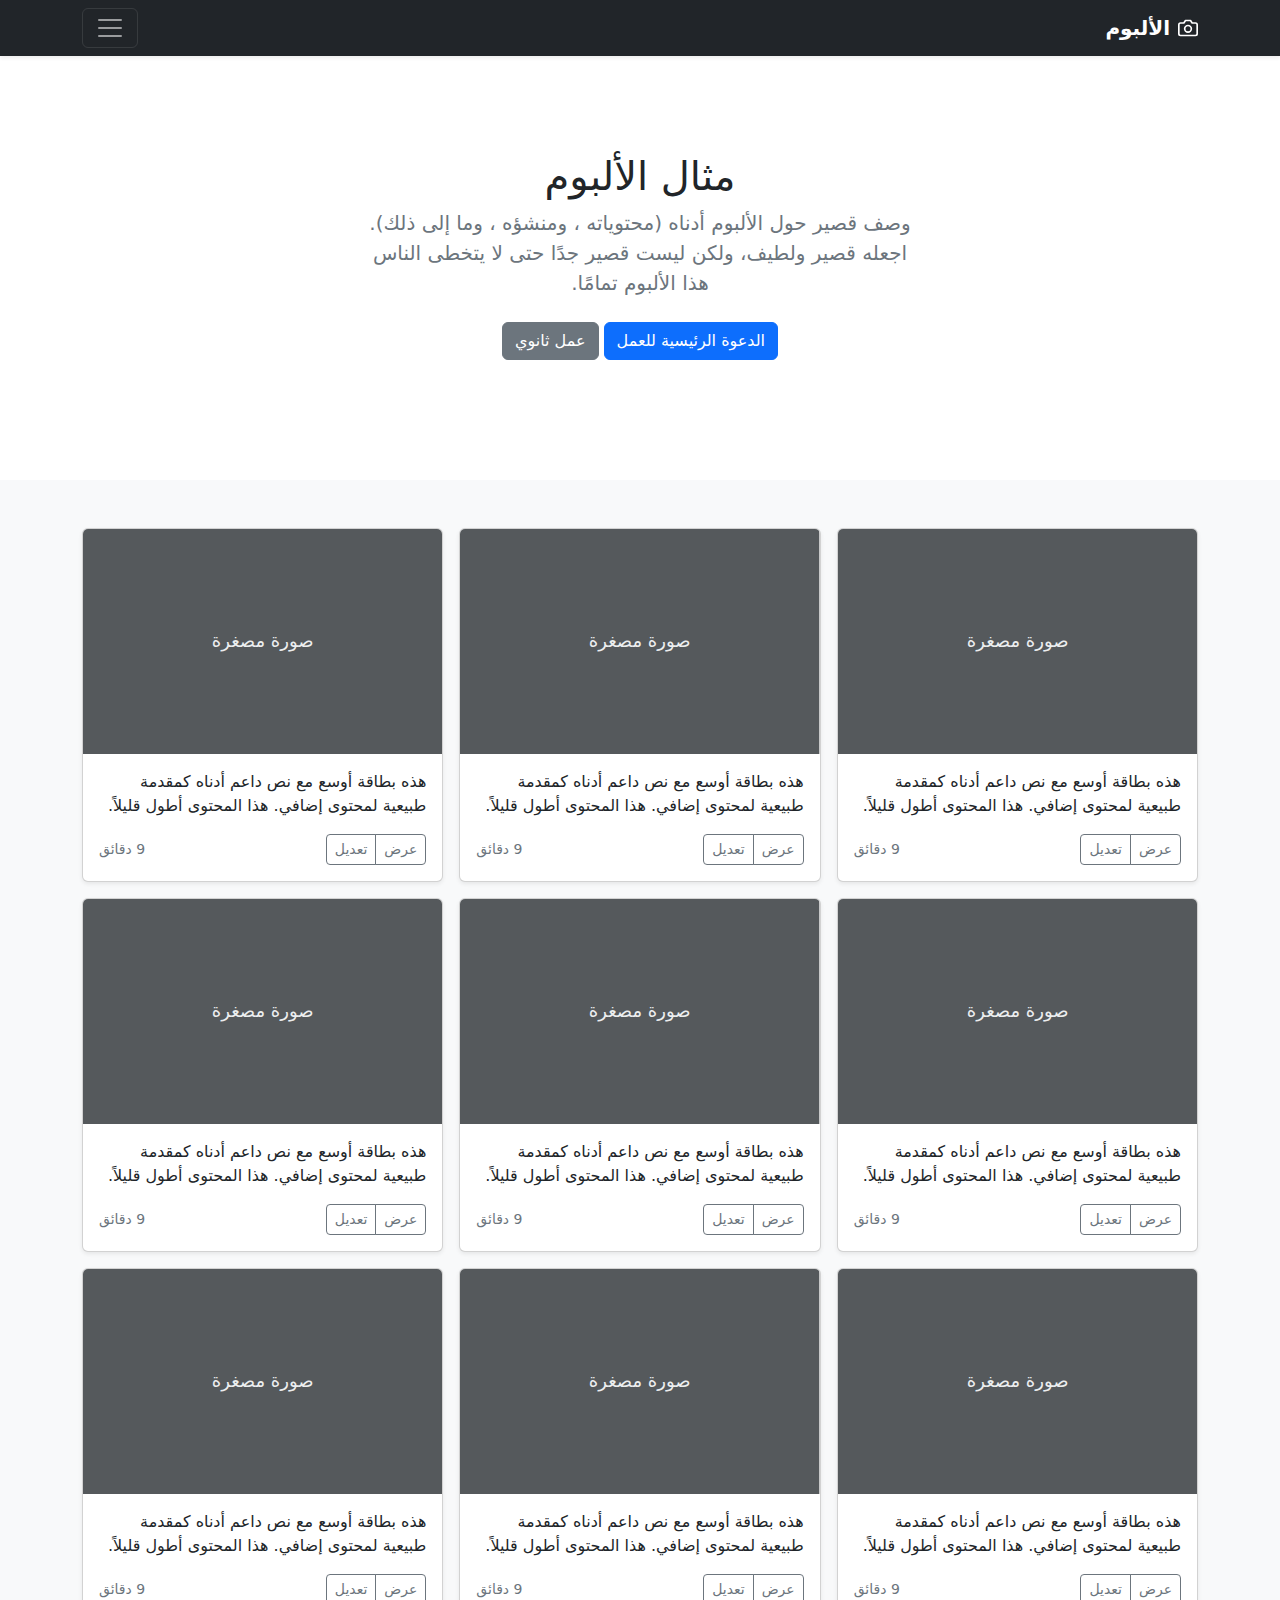
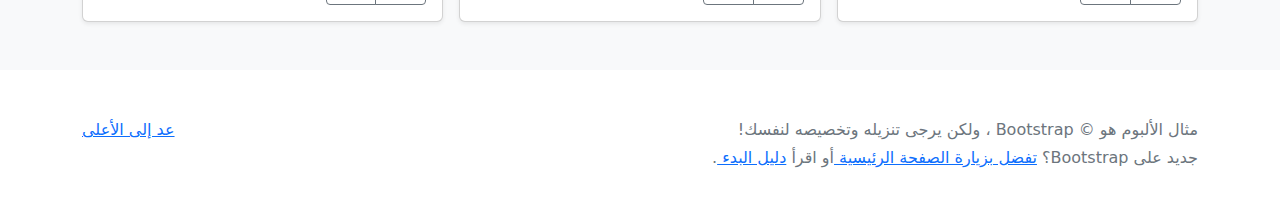
<file: bootstrap/album-rtl/index.html>
<!doctype html>
<html lang="ar" dir="rtl">
  <head>
    <meta charset="utf-8">
    <meta name="viewport" content="width=device-width, initial-scale=1">
    <meta name="description" content="">
    <meta name="author" content="Mark Otto, Jacob Thornton, and Bootstrap contributors">
    <meta name="generator" content="Hugo 0.104.2">
    <title>مثال الألبوم · Bootstrap v5.2</title>

    <link rel="canonical" href="https://getbootstrap.com/docs/5.2/examples/album-rtl/">

    

    

<link href="../assets/dist/css/bootstrap.rtl.min.css" rel="stylesheet">

    <style>
      .bd-placeholder-img {
        font-size: 1.125rem;
        text-anchor: middle;
        -webkit-user-select: none;
        -moz-user-select: none;
        user-select: none;
      }

      @media (min-width: 768px) {
        .bd-placeholder-img-lg {
          font-size: 3.5rem;
        }
      }

      .b-example-divider {
        height: 3rem;
        background-color: rgba(0, 0, 0, .1);
        border: solid rgba(0, 0, 0, .15);
        border-width: 1px 0;
        box-shadow: inset 0 .5em 1.5em rgba(0, 0, 0, .1), inset 0 .125em .5em rgba(0, 0, 0, .15);
      }

      .b-example-vr {
        flex-shrink: 0;
        width: 1.5rem;
        height: 100vh;
      }

      .bi {
        vertical-align: -.125em;
        fill: currentColor;
      }

      .nav-scroller {
        position: relative;
        z-index: 2;
        height: 2.75rem;
        overflow-y: hidden;
      }

      .nav-scroller .nav {
        display: flex;
        flex-wrap: nowrap;
        padding-bottom: 1rem;
        margin-top: -1px;
        overflow-x: auto;
        text-align: center;
        white-space: nowrap;
        -webkit-overflow-scrolling: touch;
      }
    </style>

    
  </head>
  <body>
    
<header>
  <div class="collapse bg-dark" id="navbarHeader">
    <div class="container">
      <div class="row">
        <div class="col-sm-8 col-md-7 py-4">
          <h4 class="text-white">حول</h4>
          <p class="text-muted">أضف بعض المعلومات حول الألبوم، المؤلف، أو أي سياق خلفية آخر. اجعلها بضع جمل حتى يتمكن الزوار من التقاط بعض التلميحات المفيدة. ثم اربطها ببعض مواقع التواصل الاجتماعي أو معلومات الاتصال.</p>
        </div>
        <div class="col-sm-4 offset-md-1 py-4">
          <h4 class="text-white">تواصل معي</h4>
          <ul class="list-unstyled">
            <li><a href="#" class="text-white">تابعني على تويتر</a></li>
            <li><a href="#" class="text-white">شاركني الإعجاب في فيسبوك</a></li>
            <li><a href="#" class="text-white">راسلني على البريد الإلكتروني</a></li>
          </ul>
        </div>
      </div>
    </div>
  </div>
  <div class="navbar navbar-dark bg-dark shadow-sm">
    <div class="container">
      <a href="#" class="navbar-brand d-flex align-items-center">
        <svg xmlns="http://www.w3.org/2000/svg" width="20" height="20" fill="none" stroke="currentColor" stroke-linecap="round" stroke-linejoin="round" stroke-width="2" aria-hidden="true" class="me-2" viewBox="0 0 24 24"><path d="M23 19a2 2 0 0 1-2 2H3a2 2 0 0 1-2-2V8a2 2 0 0 1 2-2h4l2-3h6l2 3h4a2 2 0 0 1 2 2z"/><circle cx="12" cy="13" r="4"/></svg>
        <strong>الألبوم</strong>
      </a>
      <button class="navbar-toggler" type="button" data-bs-toggle="collapse" data-bs-target="#navbarHeader" aria-controls="navbarHeader" aria-expanded="false" aria-label="تبديل التنقل">
        <span class="navbar-toggler-icon"></span>
      </button>
    </div>
  </div>
</header>

<main>

  <section class="py-5 text-center container">
    <div class="row py-lg-5">
      <div class="col-lg-6 col-md-8 mx-auto">
        <h1 class="fw-light">مثال الألبوم</h1>
        <p class="lead text-muted">وصف قصير حول الألبوم أدناه (محتوياته ، ومنشؤه ، وما إلى ذلك). اجعله قصير ولطيف، ولكن ليست قصير جدًا حتى لا يتخطى الناس هذا الألبوم تمامًا.</p>
        <p>
          <a href="#" class="btn btn-primary my-2">الدعوة الرئيسية للعمل</a>
          <a href="#" class="btn btn-secondary my-2">عمل ثانوي</a>
        </p>
      </div>
    </div>
  </section>

  <div class="album py-5 bg-light">
    <div class="container">

      <div class="row row-cols-1 row-cols-sm-2 row-cols-md-3 g-3">
        <div class="col">
          <div class="card shadow-sm">
            <svg class="bd-placeholder-img card-img-top" width="100%" height="225" xmlns="http://www.w3.org/2000/svg" role="img" aria-label="Placeholder: صورة مصغرة" preserveAspectRatio="xMidYMid slice" focusable="false"><title>Placeholder</title><rect width="100%" height="100%" fill="#55595c"/><text x="50%" y="50%" fill="#eceeef" dy=".3em">صورة مصغرة</text></svg>

            <div class="card-body">
              <p class="card-text">هذه بطاقة أوسع مع نص داعم أدناه كمقدمة طبيعية لمحتوى إضافي. هذا المحتوى أطول قليلاً.</p>
              <div class="d-flex justify-content-between align-items-center">
                <div class="btn-group">
                  <button type="button" class="btn btn-sm btn-outline-secondary">عرض</button>
                  <button type="button" class="btn btn-sm btn-outline-secondary">تعديل</button>
                </div>
                <small class="text-muted">9 دقائق</small>
              </div>
            </div>
          </div>
        </div>
        <div class="col">
          <div class="card shadow-sm">
            <svg class="bd-placeholder-img card-img-top" width="100%" height="225" xmlns="http://www.w3.org/2000/svg" role="img" aria-label="Placeholder: صورة مصغرة" preserveAspectRatio="xMidYMid slice" focusable="false"><title>Placeholder</title><rect width="100%" height="100%" fill="#55595c"/><text x="50%" y="50%" fill="#eceeef" dy=".3em">صورة مصغرة</text></svg>

            <div class="card-body">
              <p class="card-text">هذه بطاقة أوسع مع نص داعم أدناه كمقدمة طبيعية لمحتوى إضافي. هذا المحتوى أطول قليلاً.</p>
              <div class="d-flex justify-content-between align-items-center">
                <div class="btn-group">
                  <button type="button" class="btn btn-sm btn-outline-secondary">عرض</button>
                  <button type="button" class="btn btn-sm btn-outline-secondary">تعديل</button>
                </div>
                <small class="text-muted">9 دقائق</small>
              </div>
            </div>
          </div>
        </div>
        <div class="col">
          <div class="card shadow-sm">
            <svg class="bd-placeholder-img card-img-top" width="100%" height="225" xmlns="http://www.w3.org/2000/svg" role="img" aria-label="Placeholder: صورة مصغرة" preserveAspectRatio="xMidYMid slice" focusable="false"><title>Placeholder</title><rect width="100%" height="100%" fill="#55595c"/><text x="50%" y="50%" fill="#eceeef" dy=".3em">صورة مصغرة</text></svg>

            <div class="card-body">
              <p class="card-text">هذه بطاقة أوسع مع نص داعم أدناه كمقدمة طبيعية لمحتوى إضافي. هذا المحتوى أطول قليلاً.</p>
              <div class="d-flex justify-content-between align-items-center">
                <div class="btn-group">
                  <button type="button" class="btn btn-sm btn-outline-secondary">عرض</button>
                  <button type="button" class="btn btn-sm btn-outline-secondary">تعديل</button>
                </div>
                <small class="text-muted">9 دقائق</small>
              </div>
            </div>
          </div>
        </div>

        <div class="col">
          <div class="card shadow-sm">
            <svg class="bd-placeholder-img card-img-top" width="100%" height="225" xmlns="http://www.w3.org/2000/svg" role="img" aria-label="Placeholder: صورة مصغرة" preserveAspectRatio="xMidYMid slice" focusable="false"><title>Placeholder</title><rect width="100%" height="100%" fill="#55595c"/><text x="50%" y="50%" fill="#eceeef" dy=".3em">صورة مصغرة</text></svg>

            <div class="card-body">
              <p class="card-text">هذه بطاقة أوسع مع نص داعم أدناه كمقدمة طبيعية لمحتوى إضافي. هذا المحتوى أطول قليلاً.</p>
              <div class="d-flex justify-content-between align-items-center">
                <div class="btn-group">
                  <button type="button" class="btn btn-sm btn-outline-secondary">عرض</button>
                  <button type="button" class="btn btn-sm btn-outline-secondary">تعديل</button>
                </div>
                <small class="text-muted">9 دقائق</small>
              </div>
            </div>
          </div>
        </div>
        <div class="col">
          <div class="card shadow-sm">
            <svg class="bd-placeholder-img card-img-top" width="100%" height="225" xmlns="http://www.w3.org/2000/svg" role="img" aria-label="Placeholder: صورة مصغرة" preserveAspectRatio="xMidYMid slice" focusable="false"><title>Placeholder</title><rect width="100%" height="100%" fill="#55595c"/><text x="50%" y="50%" fill="#eceeef" dy=".3em">صورة مصغرة</text></svg>

            <div class="card-body">
              <p class="card-text">هذه بطاقة أوسع مع نص داعم أدناه كمقدمة طبيعية لمحتوى إضافي. هذا المحتوى أطول قليلاً.</p>
              <div class="d-flex justify-content-between align-items-center">
                <div class="btn-group">
                  <button type="button" class="btn btn-sm btn-outline-secondary">عرض</button>
                  <button type="button" class="btn btn-sm btn-outline-secondary">تعديل</button>
                </div>
                <small class="text-muted">9 دقائق</small>
              </div>
            </div>
          </div>
        </div>
        <div class="col">
          <div class="card shadow-sm">
            <svg class="bd-placeholder-img card-img-top" width="100%" height="225" xmlns="http://www.w3.org/2000/svg" role="img" aria-label="Placeholder: صورة مصغرة" preserveAspectRatio="xMidYMid slice" focusable="false"><title>Placeholder</title><rect width="100%" height="100%" fill="#55595c"/><text x="50%" y="50%" fill="#eceeef" dy=".3em">صورة مصغرة</text></svg>

            <div class="card-body">
              <p class="card-text">هذه بطاقة أوسع مع نص داعم أدناه كمقدمة طبيعية لمحتوى إضافي. هذا المحتوى أطول قليلاً.</p>
              <div class="d-flex justify-content-between align-items-center">
                <div class="btn-group">
                  <button type="button" class="btn btn-sm btn-outline-secondary">عرض</button>
                  <button type="button" class="btn btn-sm btn-outline-secondary">تعديل</button>
                </div>
                <small class="text-muted">9 دقائق</small>
              </div>
            </div>
          </div>
        </div>

        <div class="col">
          <div class="card shadow-sm">
            <svg class="bd-placeholder-img card-img-top" width="100%" height="225" xmlns="http://www.w3.org/2000/svg" role="img" aria-label="Placeholder: صورة مصغرة" preserveAspectRatio="xMidYMid slice" focusable="false"><title>Placeholder</title><rect width="100%" height="100%" fill="#55595c"/><text x="50%" y="50%" fill="#eceeef" dy=".3em">صورة مصغرة</text></svg>

            <div class="card-body">
              <p class="card-text">هذه بطاقة أوسع مع نص داعم أدناه كمقدمة طبيعية لمحتوى إضافي. هذا المحتوى أطول قليلاً.</p>
              <div class="d-flex justify-content-between align-items-center">
                <div class="btn-group">
                  <button type="button" class="btn btn-sm btn-outline-secondary">عرض</button>
                  <button type="button" class="btn btn-sm btn-outline-secondary">تعديل</button>
                </div>
                <small class="text-muted">9 دقائق</small>
              </div>
            </div>
          </div>
        </div>
        <div class="col">
          <div class="card shadow-sm">
            <svg class="bd-placeholder-img card-img-top" width="100%" height="225" xmlns="http://www.w3.org/2000/svg" role="img" aria-label="Placeholder: صورة مصغرة" preserveAspectRatio="xMidYMid slice" focusable="false"><title>Placeholder</title><rect width="100%" height="100%" fill="#55595c"/><text x="50%" y="50%" fill="#eceeef" dy=".3em">صورة مصغرة</text></svg>

            <div class="card-body">
              <p class="card-text">هذه بطاقة أوسع مع نص داعم أدناه كمقدمة طبيعية لمحتوى إضافي. هذا المحتوى أطول قليلاً.</p>
              <div class="d-flex justify-content-between align-items-center">
                <div class="btn-group">
                  <button type="button" class="btn btn-sm btn-outline-secondary">عرض</button>
                  <button type="button" class="btn btn-sm btn-outline-secondary">تعديل</button>
                </div>
                <small class="text-muted">9 دقائق</small>
              </div>
            </div>
          </div>
        </div>
        <div class="col">
          <div class="card shadow-sm">
            <svg class="bd-placeholder-img card-img-top" width="100%" height="225" xmlns="http://www.w3.org/2000/svg" role="img" aria-label="Placeholder: صورة مصغرة" preserveAspectRatio="xMidYMid slice" focusable="false"><title>Placeholder</title><rect width="100%" height="100%" fill="#55595c"/><text x="50%" y="50%" fill="#eceeef" dy=".3em">صورة مصغرة</text></svg>

            <div class="card-body">
              <p class="card-text">هذه بطاقة أوسع مع نص داعم أدناه كمقدمة طبيعية لمحتوى إضافي. هذا المحتوى أطول قليلاً.</p>
              <div class="d-flex justify-content-between align-items-center">
                <div class="btn-group">
                  <button type="button" class="btn btn-sm btn-outline-secondary">عرض</button>
                  <button type="button" class="btn btn-sm btn-outline-secondary">تعديل</button>
                </div>
                <small class="text-muted">9 دقائق</small>
              </div>
            </div>
          </div>
        </div>
      </div>
    </div>
  </div>

</main>

<footer class="text-muted py-5">
  <div class="container">
    <p class="float-end mb-1">
      <a href="#">عد إلى الأعلى</a>
    </p>
    <p class="mb-1">مثال الألبوم هو © Bootstrap ، ولكن يرجى تنزيله وتخصيصه لنفسك!</p>
    <p class="mb-0">جديد على Bootstrap؟ <a href="/"> تفضل بزيارة الصفحة الرئيسية </a> أو اقرأ <a href="../getting-started/introduction/ "> دليل البدء </a>.</p>
  </div>
</footer>


    <script src="../assets/dist/js/bootstrap.bundle.min.js"></script>

      
  </body>
</html>
</file>
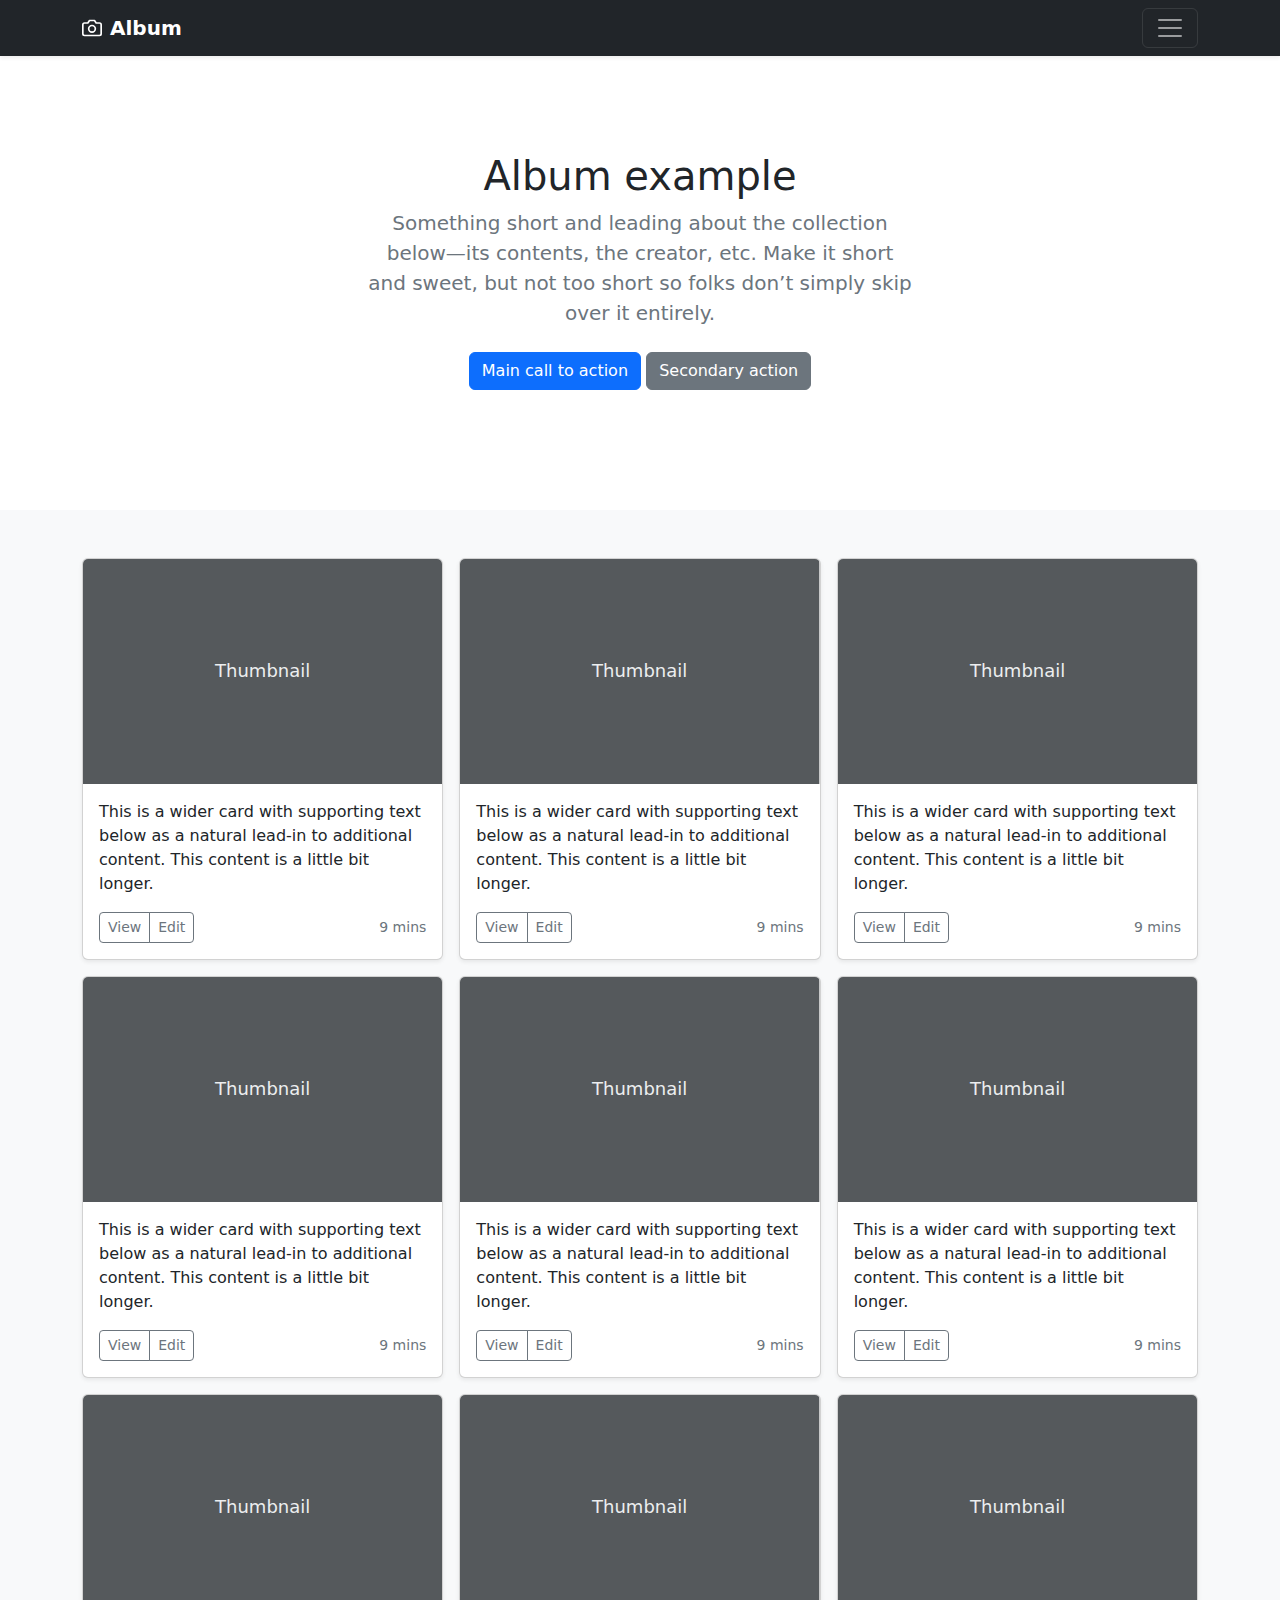
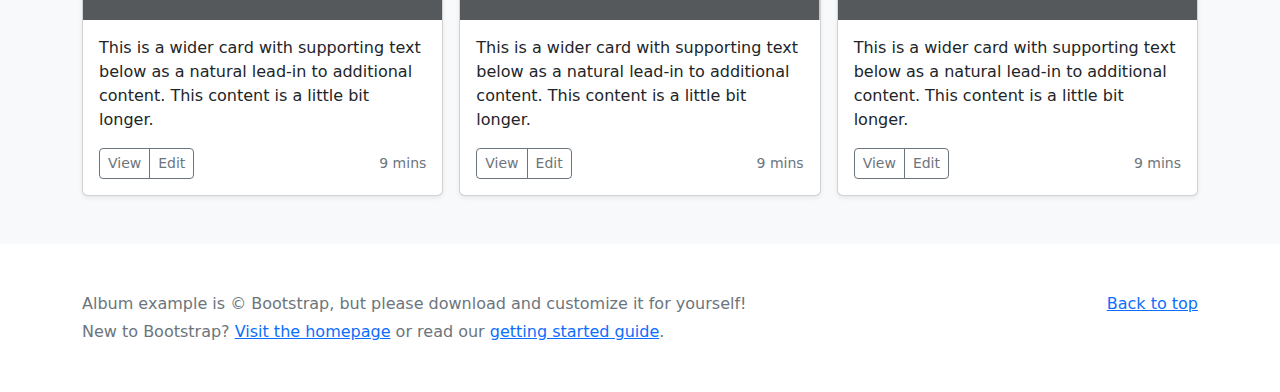
<file: bootstrap/album/index.html>
<!doctype html>
<html lang="en">
  <head>
    <meta charset="utf-8">
    <meta name="viewport" content="width=device-width, initial-scale=1">
    <meta name="description" content="">
    <meta name="author" content="Mark Otto, Jacob Thornton, and Bootstrap contributors">
    <meta name="generator" content="Hugo 0.104.2">
    <title>Album example · Bootstrap v5.2</title>

    <link rel="canonical" href="https://getbootstrap.com/docs/5.2/examples/album/">

    

    

<link href="../assets/dist/css/bootstrap.min.css" rel="stylesheet">

    <style>
      .bd-placeholder-img {
        font-size: 1.125rem;
        text-anchor: middle;
        -webkit-user-select: none;
        -moz-user-select: none;
        user-select: none;
      }

      @media (min-width: 768px) {
        .bd-placeholder-img-lg {
          font-size: 3.5rem;
        }
      }

      .b-example-divider {
        height: 3rem;
        background-color: rgba(0, 0, 0, .1);
        border: solid rgba(0, 0, 0, .15);
        border-width: 1px 0;
        box-shadow: inset 0 .5em 1.5em rgba(0, 0, 0, .1), inset 0 .125em .5em rgba(0, 0, 0, .15);
      }

      .b-example-vr {
        flex-shrink: 0;
        width: 1.5rem;
        height: 100vh;
      }

      .bi {
        vertical-align: -.125em;
        fill: currentColor;
      }

      .nav-scroller {
        position: relative;
        z-index: 2;
        height: 2.75rem;
        overflow-y: hidden;
      }

      .nav-scroller .nav {
        display: flex;
        flex-wrap: nowrap;
        padding-bottom: 1rem;
        margin-top: -1px;
        overflow-x: auto;
        text-align: center;
        white-space: nowrap;
        -webkit-overflow-scrolling: touch;
      }
    </style>

    
  </head>
  <body>
    
<header>
  <div class="collapse bg-dark" id="navbarHeader">
    <div class="container">
      <div class="row">
        <div class="col-sm-8 col-md-7 py-4">
          <h4 class="text-white">About</h4>
          <p class="text-muted">Add some information about the album below, the author, or any other background context. Make it a few sentences long so folks can pick up some informative tidbits. Then, link them off to some social networking sites or contact information.</p>
        </div>
        <div class="col-sm-4 offset-md-1 py-4">
          <h4 class="text-white">Contact</h4>
          <ul class="list-unstyled">
            <li><a href="#" class="text-white">Follow on Twitter</a></li>
            <li><a href="#" class="text-white">Like on Facebook</a></li>
            <li><a href="#" class="text-white">Email me</a></li>
          </ul>
        </div>
      </div>
    </div>
  </div>
  <div class="navbar navbar-dark bg-dark shadow-sm">
    <div class="container">
      <a href="#" class="navbar-brand d-flex align-items-center">
        <svg xmlns="http://www.w3.org/2000/svg" width="20" height="20" fill="none" stroke="currentColor" stroke-linecap="round" stroke-linejoin="round" stroke-width="2" aria-hidden="true" class="me-2" viewBox="0 0 24 24"><path d="M23 19a2 2 0 0 1-2 2H3a2 2 0 0 1-2-2V8a2 2 0 0 1 2-2h4l2-3h6l2 3h4a2 2 0 0 1 2 2z"/><circle cx="12" cy="13" r="4"/></svg>
        <strong>Album</strong>
      </a>
      <button class="navbar-toggler" type="button" data-bs-toggle="collapse" data-bs-target="#navbarHeader" aria-controls="navbarHeader" aria-expanded="false" aria-label="Toggle navigation">
        <span class="navbar-toggler-icon"></span>
      </button>
    </div>
  </div>
</header>

<main>

  <section class="py-5 text-center container">
    <div class="row py-lg-5">
      <div class="col-lg-6 col-md-8 mx-auto">
        <h1 class="fw-light">Album example</h1>
        <p class="lead text-muted">Something short and leading about the collection below—its contents, the creator, etc. Make it short and sweet, but not too short so folks don’t simply skip over it entirely.</p>
        <p>
          <a href="#" class="btn btn-primary my-2">Main call to action</a>
          <a href="#" class="btn btn-secondary my-2">Secondary action</a>
        </p>
      </div>
    </div>
  </section>

  <div class="album py-5 bg-light">
    <div class="container">

      <div class="row row-cols-1 row-cols-sm-2 row-cols-md-3 g-3">
        <div class="col">
          <div class="card shadow-sm">
            <svg class="bd-placeholder-img card-img-top" width="100%" height="225" xmlns="http://www.w3.org/2000/svg" role="img" aria-label="Placeholder: Thumbnail" preserveAspectRatio="xMidYMid slice" focusable="false"><title>Placeholder</title><rect width="100%" height="100%" fill="#55595c"/><text x="50%" y="50%" fill="#eceeef" dy=".3em">Thumbnail</text></svg>

            <div class="card-body">
              <p class="card-text">This is a wider card with supporting text below as a natural lead-in to additional content. This content is a little bit longer.</p>
              <div class="d-flex justify-content-between align-items-center">
                <div class="btn-group">
                  <button type="button" class="btn btn-sm btn-outline-secondary">View</button>
                  <button type="button" class="btn btn-sm btn-outline-secondary">Edit</button>
                </div>
                <small class="text-muted">9 mins</small>
              </div>
            </div>
          </div>
        </div>
        <div class="col">
          <div class="card shadow-sm">
            <svg class="bd-placeholder-img card-img-top" width="100%" height="225" xmlns="http://www.w3.org/2000/svg" role="img" aria-label="Placeholder: Thumbnail" preserveAspectRatio="xMidYMid slice" focusable="false"><title>Placeholder</title><rect width="100%" height="100%" fill="#55595c"/><text x="50%" y="50%" fill="#eceeef" dy=".3em">Thumbnail</text></svg>

            <div class="card-body">
              <p class="card-text">This is a wider card with supporting text below as a natural lead-in to additional content. This content is a little bit longer.</p>
              <div class="d-flex justify-content-between align-items-center">
                <div class="btn-group">
                  <button type="button" class="btn btn-sm btn-outline-secondary">View</button>
                  <button type="button" class="btn btn-sm btn-outline-secondary">Edit</button>
                </div>
                <small class="text-muted">9 mins</small>
              </div>
            </div>
          </div>
        </div>
        <div class="col">
          <div class="card shadow-sm">
            <svg class="bd-placeholder-img card-img-top" width="100%" height="225" xmlns="http://www.w3.org/2000/svg" role="img" aria-label="Placeholder: Thumbnail" preserveAspectRatio="xMidYMid slice" focusable="false"><title>Placeholder</title><rect width="100%" height="100%" fill="#55595c"/><text x="50%" y="50%" fill="#eceeef" dy=".3em">Thumbnail</text></svg>

            <div class="card-body">
              <p class="card-text">This is a wider card with supporting text below as a natural lead-in to additional content. This content is a little bit longer.</p>
              <div class="d-flex justify-content-between align-items-center">
                <div class="btn-group">
                  <button type="button" class="btn btn-sm btn-outline-secondary">View</button>
                  <button type="button" class="btn btn-sm btn-outline-secondary">Edit</button>
                </div>
                <small class="text-muted">9 mins</small>
              </div>
            </div>
          </div>
        </div>

        <div class="col">
          <div class="card shadow-sm">
            <svg class="bd-placeholder-img card-img-top" width="100%" height="225" xmlns="http://www.w3.org/2000/svg" role="img" aria-label="Placeholder: Thumbnail" preserveAspectRatio="xMidYMid slice" focusable="false"><title>Placeholder</title><rect width="100%" height="100%" fill="#55595c"/><text x="50%" y="50%" fill="#eceeef" dy=".3em">Thumbnail</text></svg>

            <div class="card-body">
              <p class="card-text">This is a wider card with supporting text below as a natural lead-in to additional content. This content is a little bit longer.</p>
              <div class="d-flex justify-content-between align-items-center">
                <div class="btn-group">
                  <button type="button" class="btn btn-sm btn-outline-secondary">View</button>
                  <button type="button" class="btn btn-sm btn-outline-secondary">Edit</button>
                </div>
                <small class="text-muted">9 mins</small>
              </div>
            </div>
          </div>
        </div>
        <div class="col">
          <div class="card shadow-sm">
            <svg class="bd-placeholder-img card-img-top" width="100%" height="225" xmlns="http://www.w3.org/2000/svg" role="img" aria-label="Placeholder: Thumbnail" preserveAspectRatio="xMidYMid slice" focusable="false"><title>Placeholder</title><rect width="100%" height="100%" fill="#55595c"/><text x="50%" y="50%" fill="#eceeef" dy=".3em">Thumbnail</text></svg>

            <div class="card-body">
              <p class="card-text">This is a wider card with supporting text below as a natural lead-in to additional content. This content is a little bit longer.</p>
              <div class="d-flex justify-content-between align-items-center">
                <div class="btn-group">
                  <button type="button" class="btn btn-sm btn-outline-secondary">View</button>
                  <button type="button" class="btn btn-sm btn-outline-secondary">Edit</button>
                </div>
                <small class="text-muted">9 mins</small>
              </div>
            </div>
          </div>
        </div>
        <div class="col">
          <div class="card shadow-sm">
            <svg class="bd-placeholder-img card-img-top" width="100%" height="225" xmlns="http://www.w3.org/2000/svg" role="img" aria-label="Placeholder: Thumbnail" preserveAspectRatio="xMidYMid slice" focusable="false"><title>Placeholder</title><rect width="100%" height="100%" fill="#55595c"/><text x="50%" y="50%" fill="#eceeef" dy=".3em">Thumbnail</text></svg>

            <div class="card-body">
              <p class="card-text">This is a wider card with supporting text below as a natural lead-in to additional content. This content is a little bit longer.</p>
              <div class="d-flex justify-content-between align-items-center">
                <div class="btn-group">
                  <button type="button" class="btn btn-sm btn-outline-secondary">View</button>
                  <button type="button" class="btn btn-sm btn-outline-secondary">Edit</button>
                </div>
                <small class="text-muted">9 mins</small>
              </div>
            </div>
          </div>
        </div>

        <div class="col">
          <div class="card shadow-sm">
            <svg class="bd-placeholder-img card-img-top" width="100%" height="225" xmlns="http://www.w3.org/2000/svg" role="img" aria-label="Placeholder: Thumbnail" preserveAspectRatio="xMidYMid slice" focusable="false"><title>Placeholder</title><rect width="100%" height="100%" fill="#55595c"/><text x="50%" y="50%" fill="#eceeef" dy=".3em">Thumbnail</text></svg>

            <div class="card-body">
              <p class="card-text">This is a wider card with supporting text below as a natural lead-in to additional content. This content is a little bit longer.</p>
              <div class="d-flex justify-content-between align-items-center">
                <div class="btn-group">
                  <button type="button" class="btn btn-sm btn-outline-secondary">View</button>
                  <button type="button" class="btn btn-sm btn-outline-secondary">Edit</button>
                </div>
                <small class="text-muted">9 mins</small>
              </div>
            </div>
          </div>
        </div>
        <div class="col">
          <div class="card shadow-sm">
            <svg class="bd-placeholder-img card-img-top" width="100%" height="225" xmlns="http://www.w3.org/2000/svg" role="img" aria-label="Placeholder: Thumbnail" preserveAspectRatio="xMidYMid slice" focusable="false"><title>Placeholder</title><rect width="100%" height="100%" fill="#55595c"/><text x="50%" y="50%" fill="#eceeef" dy=".3em">Thumbnail</text></svg>

            <div class="card-body">
              <p class="card-text">This is a wider card with supporting text below as a natural lead-in to additional content. This content is a little bit longer.</p>
              <div class="d-flex justify-content-between align-items-center">
                <div class="btn-group">
                  <button type="button" class="btn btn-sm btn-outline-secondary">View</button>
                  <button type="button" class="btn btn-sm btn-outline-secondary">Edit</button>
                </div>
                <small class="text-muted">9 mins</small>
              </div>
            </div>
          </div>
        </div>
        <div class="col">
          <div class="card shadow-sm">
            <svg class="bd-placeholder-img card-img-top" width="100%" height="225" xmlns="http://www.w3.org/2000/svg" role="img" aria-label="Placeholder: Thumbnail" preserveAspectRatio="xMidYMid slice" focusable="false"><title>Placeholder</title><rect width="100%" height="100%" fill="#55595c"/><text x="50%" y="50%" fill="#eceeef" dy=".3em">Thumbnail</text></svg>

            <div class="card-body">
              <p class="card-text">This is a wider card with supporting text below as a natural lead-in to additional content. This content is a little bit longer.</p>
              <div class="d-flex justify-content-between align-items-center">
                <div class="btn-group">
                  <button type="button" class="btn btn-sm btn-outline-secondary">View</button>
                  <button type="button" class="btn btn-sm btn-outline-secondary">Edit</button>
                </div>
                <small class="text-muted">9 mins</small>
              </div>
            </div>
          </div>
        </div>
      </div>
    </div>
  </div>

</main>

<footer class="text-muted py-5">
  <div class="container">
    <p class="float-end mb-1">
      <a href="#">Back to top</a>
    </p>
    <p class="mb-1">Album example is &copy; Bootstrap, but please download and customize it for yourself!</p>
    <p class="mb-0">New to Bootstrap? <a href="/">Visit the homepage</a> or read our <a href="../getting-started/introduction/">getting started guide</a>.</p>
  </div>
</footer>


    <script src="../assets/dist/js/bootstrap.bundle.min.js"></script>

      
  </body>
</html>
</file>
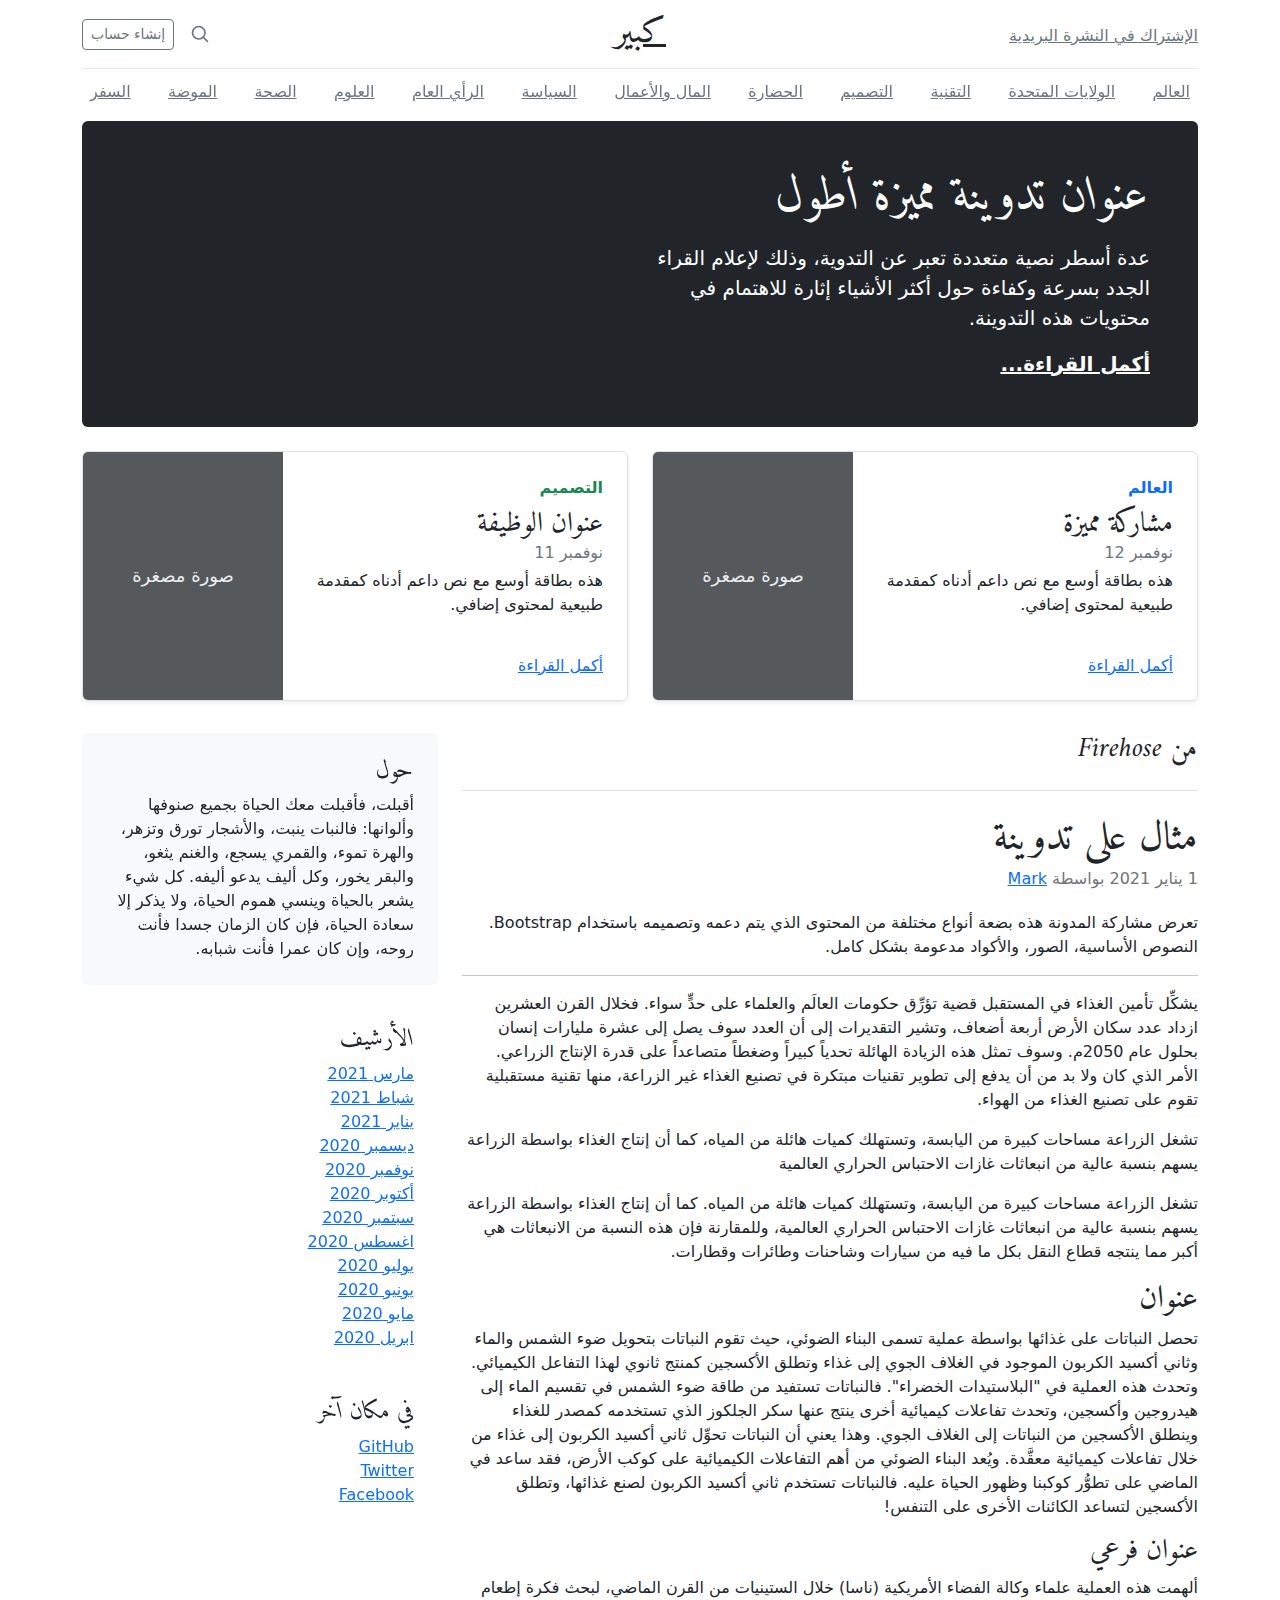
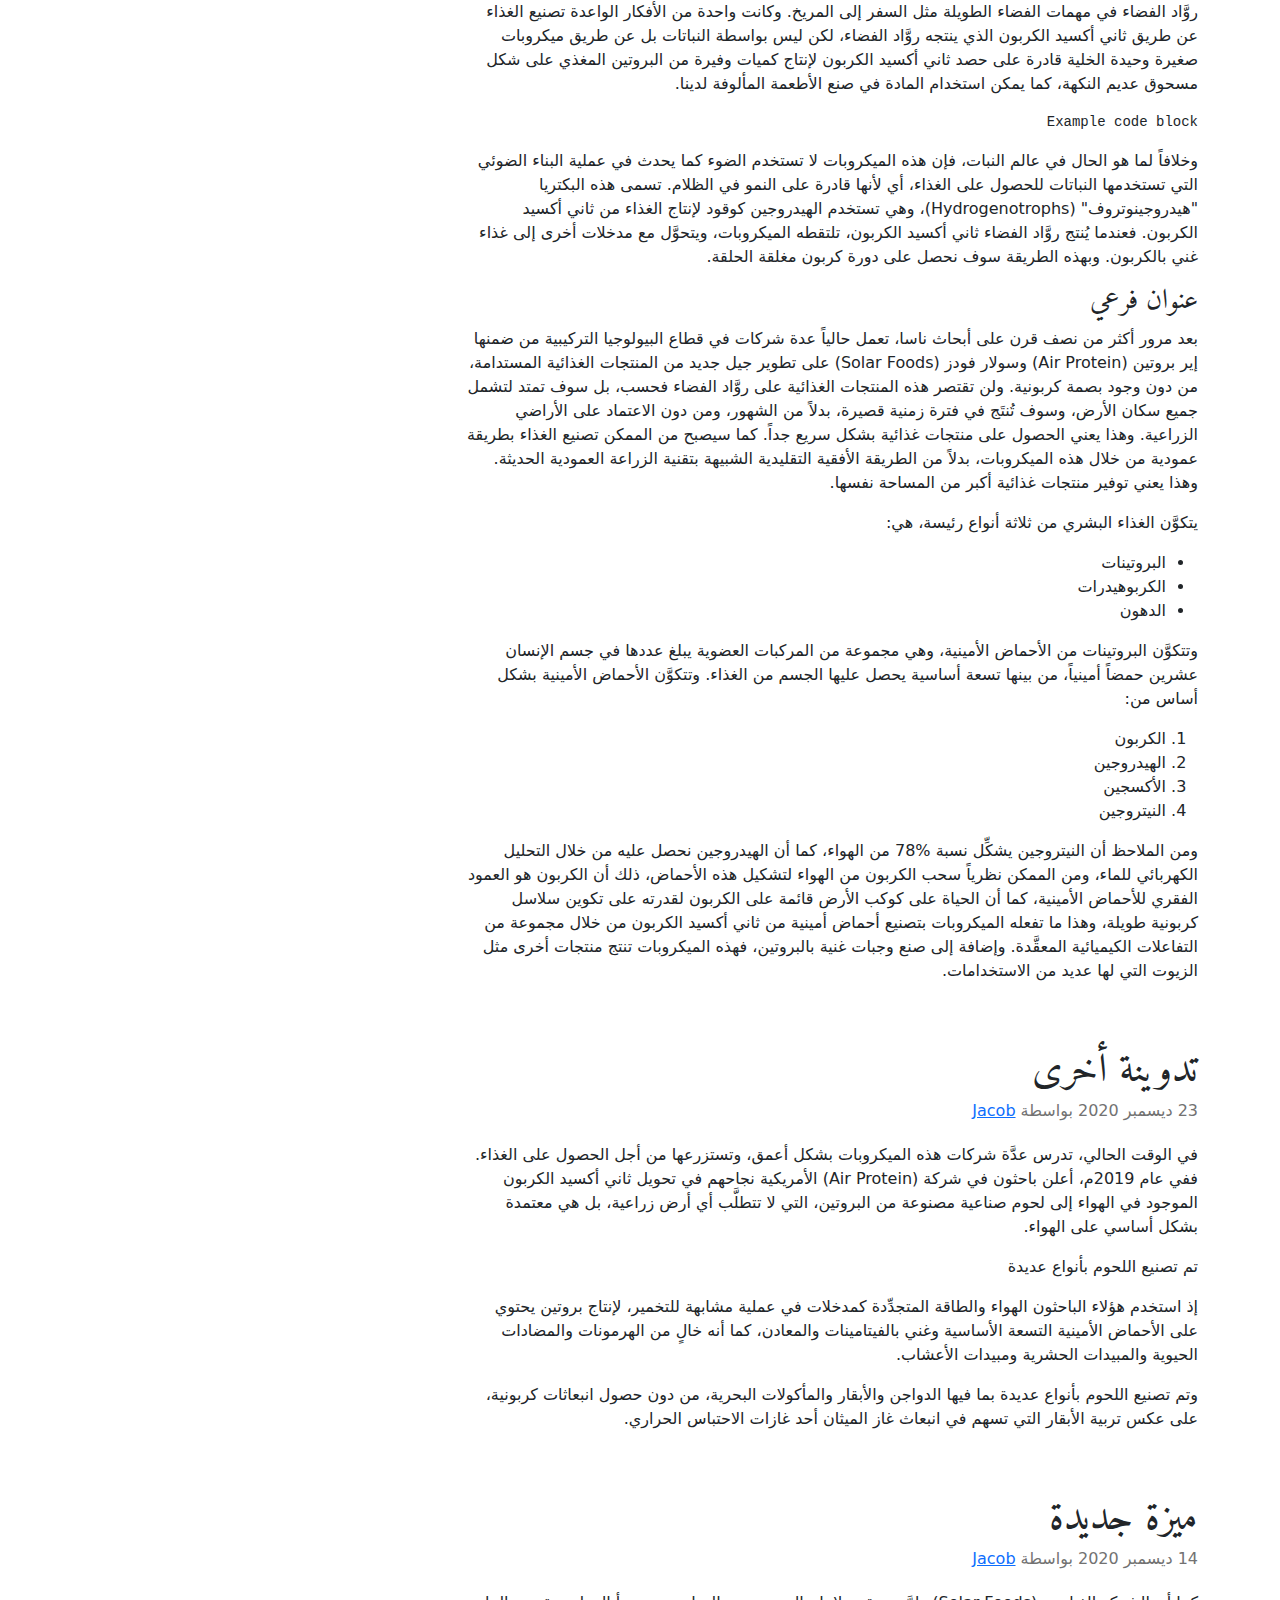
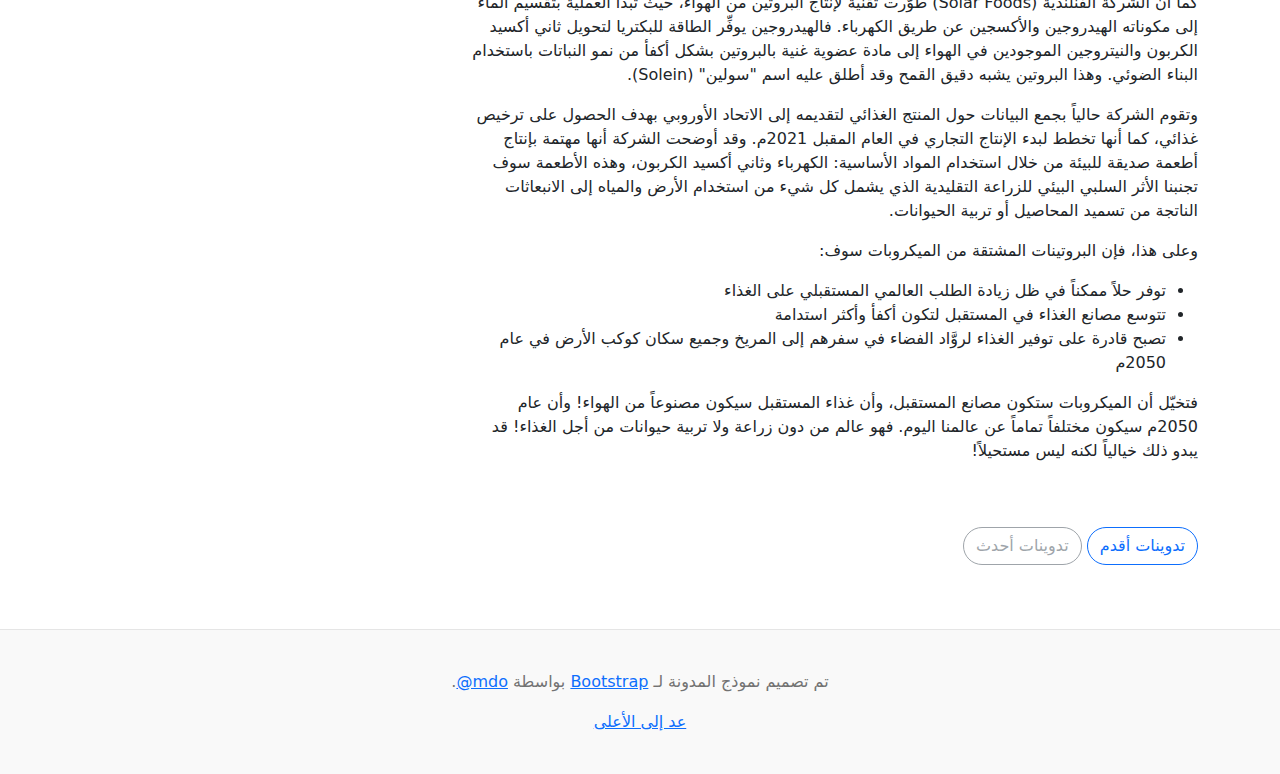
<file: bootstrap/blog-rtl/index.html>
<!doctype html>
<html lang="ar" dir="rtl">
  <head>
    <meta charset="utf-8">
    <meta name="viewport" content="width=device-width, initial-scale=1">
    <meta name="description" content="">
    <meta name="author" content="Mark Otto, Jacob Thornton, and Bootstrap contributors">
    <meta name="generator" content="Hugo 0.104.2">
    <title>قالب المدونة · Bootstrap v5.2</title>

    <link rel="canonical" href="https://getbootstrap.com/docs/5.2/examples/blog-rtl/">

    

    

<link href="../assets/dist/css/bootstrap.rtl.min.css" rel="stylesheet">

    <style>
      .bd-placeholder-img {
        font-size: 1.125rem;
        text-anchor: middle;
        -webkit-user-select: none;
        -moz-user-select: none;
        user-select: none;
      }

      @media (min-width: 768px) {
        .bd-placeholder-img-lg {
          font-size: 3.5rem;
        }
      }

      .b-example-divider {
        height: 3rem;
        background-color: rgba(0, 0, 0, .1);
        border: solid rgba(0, 0, 0, .15);
        border-width: 1px 0;
        box-shadow: inset 0 .5em 1.5em rgba(0, 0, 0, .1), inset 0 .125em .5em rgba(0, 0, 0, .15);
      }

      .b-example-vr {
        flex-shrink: 0;
        width: 1.5rem;
        height: 100vh;
      }

      .bi {
        vertical-align: -.125em;
        fill: currentColor;
      }

      .nav-scroller {
        position: relative;
        z-index: 2;
        height: 2.75rem;
        overflow-y: hidden;
      }

      .nav-scroller .nav {
        display: flex;
        flex-wrap: nowrap;
        padding-bottom: 1rem;
        margin-top: -1px;
        overflow-x: auto;
        text-align: center;
        white-space: nowrap;
        -webkit-overflow-scrolling: touch;
      }
    </style>

    
    <!-- Custom styles for this template -->
    <link href="https://fonts.googleapis.com/css?family=Amiri:wght@400;700&amp;display=swap" rel="stylesheet">
    <!-- Custom styles for this template -->
    <link href="../blog/blog.rtl.css" rel="stylesheet">
  </head>
  <body>
    
<div class="container">
  <header class="blog-header lh-1 py-3">
    <div class="row flex-nowrap justify-content-between align-items-center">
      <div class="col-4 pt-1">
        <a class="link-secondary" href="#">الإشتراك في النشرة البريدية</a>
      </div>
      <div class="col-4 text-center">
        <a class="blog-header-logo text-dark" href="#">كبير</a>
      </div>
      <div class="col-4 d-flex justify-content-end align-items-center">
        <a class="link-secondary" href="#" aria-label="بحث">
          <svg xmlns="http://www.w3.org/2000/svg" width="20" height="20" fill="none" stroke="currentColor" stroke-linecap="round" stroke-linejoin="round" stroke-width="2" class="mx-3" role="img" viewBox="0 0 24 24"><title>بحث</title><circle cx="10.5" cy="10.5" r="7.5"/><path d="M21 21l-5.2-5.2"/></svg>
        </a>
        <a class="btn btn-sm btn-outline-secondary" href="#">إنشاء حساب</a>
      </div>
    </div>
  </header>

  <div class="nav-scroller py-1 mb-2">
    <nav class="nav d-flex justify-content-between">
      <a class="p-2 link-secondary" href="#">العالم</a>
      <a class="p-2 link-secondary" href="#">الولايات المتحدة</a>
      <a class="p-2 link-secondary" href="#">التقنية</a>
      <a class="p-2 link-secondary" href="#">التصميم</a>
      <a class="p-2 link-secondary" href="#">الحضارة</a>
      <a class="p-2 link-secondary" href="#">المال والأعمال</a>
      <a class="p-2 link-secondary" href="#">السياسة</a>
      <a class="p-2 link-secondary" href="#">الرأي العام</a>
      <a class="p-2 link-secondary" href="#">العلوم</a>
      <a class="p-2 link-secondary" href="#">الصحة</a>
      <a class="p-2 link-secondary" href="#">الموضة</a>
      <a class="p-2 link-secondary" href="#">السفر</a>
    </nav>
  </div>
</div>

<main class="container">
  <div class="p-4 p-md-5 mb-4 rounded text-bg-dark">
    <div class="col-md-6 px-0">
      <h1 class="display-4 fst-italic">عنوان تدوينة مميزة أطول</h1>
      <p class="lead my-3">عدة أسطر نصية متعددة تعبر عن التدوية، وذلك لإعلام القراء الجدد بسرعة وكفاءة حول أكثر الأشياء إثارة للاهتمام في محتويات هذه التدوينة.</p>
      <p class="lead mb-0"><a href="#" class="text-white fw-bold">أكمل القراءة...</a></p>
    </div>
  </div>

  <div class="row mb-2">
    <div class="col-md-6">
      <div class="row g-0 border rounded overflow-hidden flex-md-row mb-4 shadow-sm h-md-250 position-relative">
        <div class="col p-4 d-flex flex-column position-static">
          <strong class="d-inline-block mb-2 text-primary">العالم</strong>
          <h3 class="mb-0">مشاركة مميزة</h3>
          <div class="mb-1 text-muted">نوفمبر 12</div>
          <p class="card-text mb-auto">هذه بطاقة أوسع مع نص داعم أدناه كمقدمة طبيعية لمحتوى إضافي.</p>
          <a href="#" class="stretched-link">أكمل القراءة</a>
        </div>
        <div class="col-auto d-none d-lg-block">
          <svg class="bd-placeholder-img" width="200" height="250" xmlns="http://www.w3.org/2000/svg" role="img" aria-label="Placeholder: صورة مصغرة" preserveAspectRatio="xMidYMid slice" focusable="false"><title>Placeholder</title><rect width="100%" height="100%" fill="#55595c"/><text x="50%" y="50%" fill="#eceeef" dy=".3em">صورة مصغرة</text></svg>

        </div>
      </div>
    </div>
    <div class="col-md-6">
      <div class="row g-0 border rounded overflow-hidden flex-md-row mb-4 shadow-sm h-md-250 position-relative">
        <div class="col p-4 d-flex flex-column position-static">
          <strong class="d-inline-block mb-2 text-success">التصميم</strong>
          <h3 class="mb-0">عنوان الوظيفة</h3>
          <div class="mb-1 text-muted">نوفمبر 11</div>
          <p class="mb-auto">هذه بطاقة أوسع مع نص داعم أدناه كمقدمة طبيعية لمحتوى إضافي.</p>
          <a href="#" class="stretched-link">أكمل القراءة</a>
        </div>
        <div class="col-auto d-none d-lg-block">
          <svg class="bd-placeholder-img" width="200" height="250" xmlns="http://www.w3.org/2000/svg" role="img" aria-label="Placeholder: صورة مصغرة" preserveAspectRatio="xMidYMid slice" focusable="false"><title>Placeholder</title><rect width="100%" height="100%" fill="#55595c"/><text x="50%" y="50%" fill="#eceeef" dy=".3em">صورة مصغرة</text></svg>

        </div>
      </div>
    </div>
  </div>

  <div class="row">
    <div class="col-md-8">
      <h3 class="pb-4 mb-4 fst-italic border-bottom">
        من Firehose
      </h3>

      <article class="blog-post">
        <h2 class="blog-post-title mb-1">مثال على تدوينة</h2>
        <p class="blog-post-meta">1 يناير 2021 بواسطة <a href="#"> Mark </a></p>

        <p>تعرض مشاركة المدونة هذه بضعة أنواع مختلفة من المحتوى الذي يتم دعمه وتصميمه باستخدام Bootstrap. النصوص الأساسية، الصور، والأكواد مدعومة بشكل كامل.</p>
        <hr>
        <p>يشكِّل تأمين الغذاء في المستقبل قضية تؤرِّق حكومات العالَم والعلماء على حدٍّ سواء. فخلال القرن العشرين ازداد عدد سكان الأرض أربعة أضعاف، وتشير التقديرات إلى أن العدد سوف يصل إلى عشرة مليارات إنسان بحلول عام 2050م. وسوف تمثل هذه الزيادة الهائلة تحدياً كبيراً وضغطاً متصاعداً على قدرة الإنتاج الزراعي. الأمر الذي كان ولا بد من أن يدفع إلى تطوير تقنيات مبتكرة في تصنيع الغذاء غير الزراعة، منها تقنية مستقبلية تقوم على تصنيع الغذاء من الهواء.</p>
        <blockquote>
          <p>تشغل الزراعة مساحات كبيرة من اليابسة، وتستهلك كميات هائلة من المياه، كما أن إنتاج الغذاء بواسطة الزراعة يسهم بنسبة عالية من انبعاثات غازات الاحتباس الحراري العالمية</p>
        </blockquote>
        <p>تشغل الزراعة مساحات كبيرة من اليابسة، وتستهلك كميات هائلة من المياه. كما أن إنتاج الغذاء بواسطة الزراعة يسهم بنسبة عالية من انبعاثات غازات الاحتباس الحراري العالمية، وللمقارنة فإن هذه النسبة من الانبعاثات هي أكبر مما ينتجه قطاع النقل بكل ما فيه من سيارات وشاحنات وطائرات وقطارات.</p>
        <h2>عنوان</h2>
        <p>تحصل النباتات على غذائها بواسطة عملية تسمى البناء الضوئي، حيث تقوم النباتات بتحويل ضوء الشمس والماء وثاني أكسيد الكربون الموجود في الغلاف الجوي إلى غذاء وتطلق الأكسجين كمنتج ثانوي لهذا التفاعل الكيميائي. وتحدث هذه العملية في "البلاستيدات الخضراء". فالنباتات تستفيد من طاقة ضوء الشمس في تقسيم الماء إلى هيدروجين وأكسجين، وتحدث تفاعلات كيميائية أخرى ينتج عنها سكر الجلكوز الذي تستخدمه كمصدر للغذاء وينطلق الأكسجين من النباتات إلى الغلاف الجوي. وهذا يعني أن النباتات تحوِّل ثاني أكسيد الكربون إلى غذاء من خلال تفاعلات كيميائية معقَّدة. ويُعد البناء الضوئي من أهم التفاعلات الكيميائية على كوكب الأرض، فقد ساعد في الماضي على تطوُّر كوكبنا وظهور الحياة عليه. فالنباتات تستخدم ثاني أكسيد الكربون لصنع غذائها، وتطلق الأكسجين لتساعد الكائنات الأخرى على التنفس!</p>
        <h3>عنوان فرعي</h3>
        <p>ألهمت هذه العملية علماء وكالة الفضاء الأمريكية (ناسا) خلال الستينيات من القرن الماضي، لبحث فكرة إطعام روَّاد الفضاء في مهمات الفضاء الطويلة مثل السفر إلى المريخ. وكانت واحدة من الأفكار الواعدة تصنيع الغذاء عن طريق ثاني أكسيد الكربون الذي ينتجه روَّاد الفضاء، لكن ليس بواسطة النباتات بل عن طريق ميكروبات صغيرة وحيدة الخلية قادرة على حصد ثاني أكسيد الكربون لإنتاج كميات وفيرة من البروتين المغذي على شكل مسحوق عديم النكهة، كما يمكن استخدام المادة في صنع الأطعمة المألوفة لدينا.</p>
        <pre><code>Example code block</code></pre>
        <p>وخلافاً لما هو الحال في عالم النبات، فإن هذه الميكروبات لا تستخدم الضوء كما يحدث في عملية البناء الضوئي التي تستخدمها النباتات للحصول على الغذاء، أي لأنها قادرة على النمو في الظلام. تسمى هذه البكتريا "هيدروجينوتروف" (Hydrogenotrophs)، وهي تستخدم الهيدروجين كوقود لإنتاج الغذاء من ثاني أكسيد الكربون. فعندما يُنتج روَّاد الفضاء ثاني أكسيد الكربون، تلتقطه الميكروبات، ويتحوَّل مع مدخلات أخرى إلى غذاء غني بالكربون. وبهذه الطريقة سوف نحصل على دورة كربون مغلقة الحلقة.</p>
        <h3>عنوان فرعي</h3>
        <p>بعد مرور أكثر من نصف قرن على أبحاث ناسا، تعمل حالياً عدة شركات في قطاع البيولوجيا التركيبية من ضمنها إير بروتين (Air Protein) وسولار فودز (Solar Foods) على تطوير جيل جديد من المنتجات الغذائية المستدامة، من دون وجود بصمة كربونية. ولن تقتصر هذه المنتجات الغذائية على روَّاد الفضاء فحسب، بل سوف تمتد لتشمل جميع سكان الأرض، وسوف تُنتَج في فترة زمنية قصيرة، بدلاً من الشهور، ومن دون الاعتماد على الأراضي الزراعية. وهذا يعني الحصول على منتجات غذائية بشكل سريع جداً. كما سيصبح من الممكن تصنيع الغذاء بطريقة عمودية من خلال هذه الميكروبات، بدلاً من الطريقة الأفقية التقليدية الشبيهة بتقنية الزراعة العمودية الحديثة. وهذا يعني توفير منتجات غذائية أكبر من المساحة نفسها.</p>
        <p>يتكوَّن الغذاء البشري من ثلاثة أنواع رئيسة، هي:</p>
        <ul>
          <li>البروتينات</li>
          <li>الكربوهيدرات</li>
          <li>الدهون</li>
        </ul>
        <p>وتتكوَّن البروتينات من الأحماض الأمينية، وهي مجموعة من المركبات العضوية يبلغ عددها في جسم الإنسان عشرين حمضاً أمينياً، من بينها تسعة أساسية يحصل عليها الجسم من الغذاء. وتتكوَّن الأحماض الأمينية بشكل أساس من:</p>
        <ol>
          <li>الكربون</li>
          <li>الهيدروجين</li>
          <li>الأكسجين</li>
          <li>النيتروجين</li>
        </ol>
        <p>ومن الملاحظ أن النيتروجين يشكِّل نسبة %78 من الهواء، كما أن الهيدروجين نحصل عليه من خلال التحليل الكهربائي للماء، ومن الممكن نظرياً سحب الكربون من الهواء لتشكيل هذه الأحماض، ذلك أن الكربون هو العمود الفقري للأحماض الأمينية، كما أن الحياة على كوكب الأرض قائمة على الكربون لقدرته على تكوين سلاسل كربونية طويلة، وهذا ما تفعله الميكروبات بتصنيع أحماض أمينية من ثاني أكسيد الكربون من خلال مجموعة من التفاعلات الكيميائية المعقَّدة. وإضافة إلى صنع وجبات غنية بالبروتين، فهذه الميكروبات تنتج منتجات أخرى مثل الزيوت التي لها عديد من الاستخدامات.</p>
      </article>

      <article class="blog-post">
        <h2 class="blog-post-title mb-1">تدوينة أخرى</h2>
        <p class="blog-post-meta">23 ديسمبر 2020 بواسطة <a href="#">Jacob</a></p>

        <p>في الوقت الحالي، تدرس عدَّة شركات هذه الميكروبات بشكل أعمق، وتستزرعها من أجل الحصول على الغذاء. ففي عام 2019م، أعلن باحثون في شركة (Air Protein) الأمريكية نجاحهم في تحويل ثاني أكسيد الكربون الموجود في الهواء إلى لحوم صناعية مصنوعة من البروتين، التي لا تتطلَّب أي أرض زراعية، بل هي معتمدة بشكل أساسي على الهواء.</p>
        <blockquote>
          <p>تم تصنيع اللحوم بأنواع عديدة</p>
        </blockquote>
        <p>إذ استخدم هؤلاء الباحثون الهواء والطاقة المتجدِّدة كمدخلات في عملية مشابهة للتخمير، لإنتاج بروتين يحتوي على الأحماض الأمينية التسعة الأساسية وغني بالفيتامينات والمعادن، كما أنه خالٍ من الهرمونات والمضادات الحيوية والمبيدات الحشرية ومبيدات الأعشاب.</p>
        <p> وتم تصنيع اللحوم بأنواع عديدة بما فيها الدواجن والأبقار والمأكولات البحرية، من دون حصول انبعاثات كربونية، على عكس تربية الأبقار التي تسهم في انبعاث غاز الميثان أحد غازات الاحتباس الحراري.</p>
      </article>

      <article class="blog-post">
        <h2 class="blog-post-title mb-1">ميزة جديدة</h2>
        <p class="blog-post-meta">14 ديسمبر 2020 بواسطة <a href="#">Jacob</a></p>

        <p>كما أن الشركة الفنلندية (Solar Foods) طوَّرت تقنية لإنتاج البروتين من الهواء، حيث تبدأ العملية بتقسيم الماء إلى مكوناته الهيدروجين والأكسجين عن طريق الكهرباء. فالهيدروجين يوفِّر الطاقة للبكتريا لتحويل ثاني أكسيد الكربون والنيتروجين الموجودين في الهواء إلى مادة عضوية غنية بالبروتين بشكل أكفأ من نمو النباتات باستخدام البناء الضوئي. وهذا البروتين يشبه دقيق القمح وقد أطلق عليه اسم "سولين" (Solein).</p>
        <p>وتقوم الشركة حالياً بجمع البيانات حول المنتج الغذائي لتقديمه إلى الاتحاد الأوروبي بهدف الحصول على ترخيص غذائي، كما أنها تخطط لبدء الإنتاج التجاري في العام المقبل 2021م. وقد أوضحت الشركة أنها مهتمة بإنتاج أطعمة صديقة للبيئة من خلال استخدام المواد الأساسية: الكهرباء وثاني أكسيد الكربون، وهذه الأطعمة سوف تجنبنا الأثر السلبي البيئي للزراعة التقليدية الذي يشمل كل شيء من استخدام الأرض والمياه إلى الانبعاثات الناتجة من تسميد المحاصيل أو تربية الحيوانات.</p>
        <p>وعلى هذا، فإن البروتينات المشتقة من الميكروبات سوف:</p>
        <ul>
          <li>توفر حلاً ممكناً في ظل زيادة الطلب العالمي المستقبلي على الغذاء</li>
          <li>تتوسع مصانع الغذاء في المستقبل لتكون أكفأ وأكثر استدامة</li>
          <li>تصبح قادرة على توفير الغذاء لروَّاد الفضاء في سفرهم إلى المريخ وجميع سكان كوكب الأرض في عام 2050م</li>
        </ul>
        <p>فتخيّل أن الميكروبات ستكون مصانع المستقبل، وأن غذاء المستقبل سيكون مصنوعاً من الهواء! وأن عام 2050م سيكون مختلفاً تماماً عن عالمنا اليوم. فهو عالم من دون زراعة ولا تربية حيوانات من أجل الغذاء! قد يبدو ذلك خيالياً لكنه ليس مستحيلاً!</p>
      </article>

      <nav class="blog-pagination" aria-label="Pagination">
        <a class="btn btn-outline-primary rounded-pill" href="#">تدوينات أقدم</a>
        <a class="btn btn-outline-secondary rounded-pill disabled">تدوينات أحدث</a>
      </nav>

    </div>

    <div class="col-md-4">
      <div class="position-sticky" style="top: 2rem;">
        <div class="p-4 mb-3 bg-light rounded">
          <h4 class="fst-italic">حول</h4>
          <p class="mb-0">أقبلت، فأقبلت معك الحياة بجميع صنوفها وألوانها: فالنبات ينبت، والأشجار تورق وتزهر، والهرة تموء، والقمري يسجع، والغنم يثغو، والبقر يخور، وكل أليف يدعو أليفه. كل شيء يشعر بالحياة وينسي هموم الحياة، ولا يذكر إلا سعادة الحياة، فإن كان الزمان جسدا فأنت روحه، وإن كان عمرا فأنت شبابه.</p>
        </div>

        <div class="p-4">
          <h4 class="fst-italic">الأرشيف</h4>
          <ol class="list-unstyled mb-0">
            <li><a href="#">مارس 2021</a></li>
            <li><a href="#">شباط 2021</a></li>
            <li><a href="#">يناير 2021</a></li>
            <li><a href="#">ديسمبر 2020</a></li>
            <li><a href="#">نوفمبر 2020</a></li>
            <li><a href="#">أكتوبر 2020</a></li>
            <li><a href="#">سبتمبر 2020</a></li>
            <li><a href="#">اغسطس 2020</a></li>
            <li><a href="#">يوليو 2020</a></li>
            <li><a href="#">يونيو 2020</a></li>
            <li><a href="#">مايو 2020</a></li>
            <li><a href="#">ابريل 2020</a></li>
          </ol>
        </div>

        <div class="p-4">
          <h4 class="fst-italic">في مكان آخر</h4>
          <ol class="list-unstyled">
            <li><a href="#">GitHub</a></li>
            <li><a href="#">Twitter</a></li>
            <li><a href="#">Facebook</a></li>
          </ol>
        </div>
      </div>
    </div>
  </div>

</main>

<footer class="blog-footer">
  <p>تم تصميم نموذج المدونة لـ <a href="https://getbootstrap.com/">Bootstrap</a> بواسطة <a href="https://twitter.com/mdo"><bdi lang="en" dir="ltr">@mdo</bdi></a>.</p>
  <p>
    <a href="#">عد إلى الأعلى</a>
  </p>
</footer>


    
  </body>
</html>
</file>
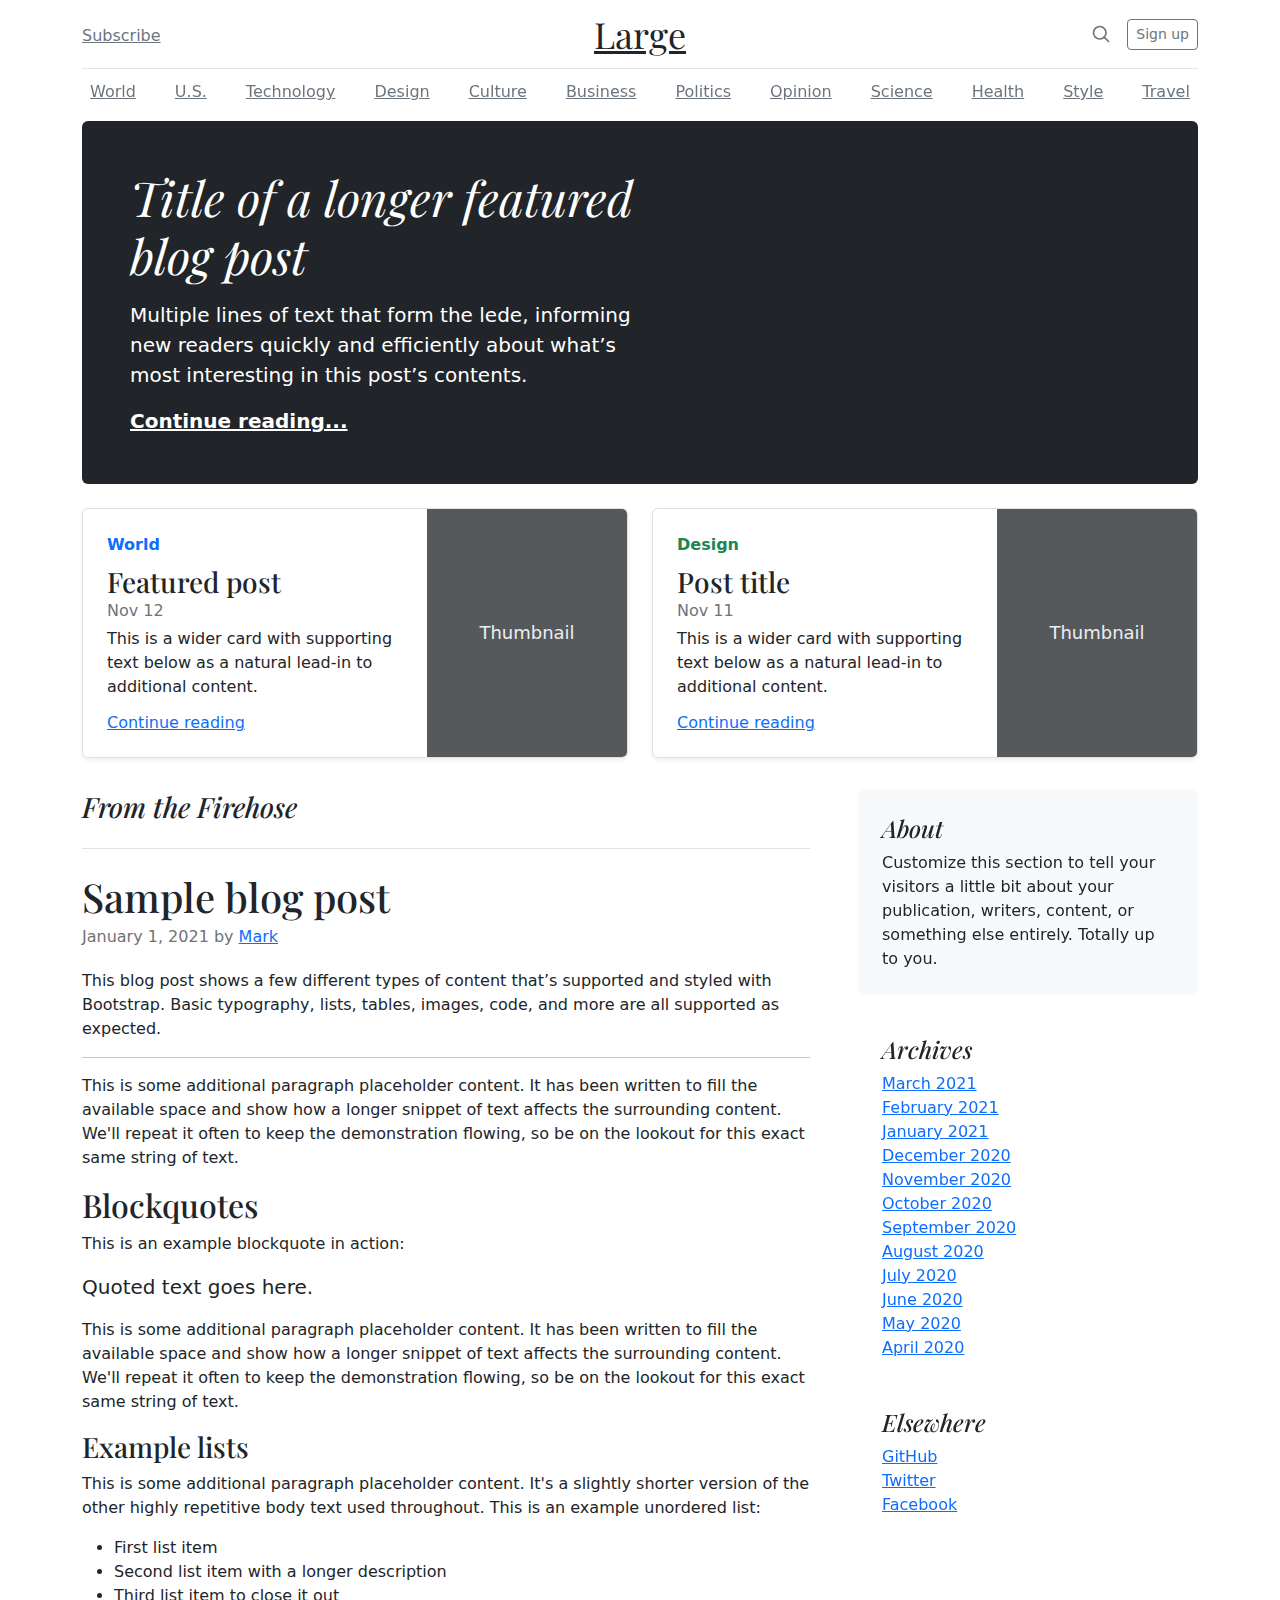
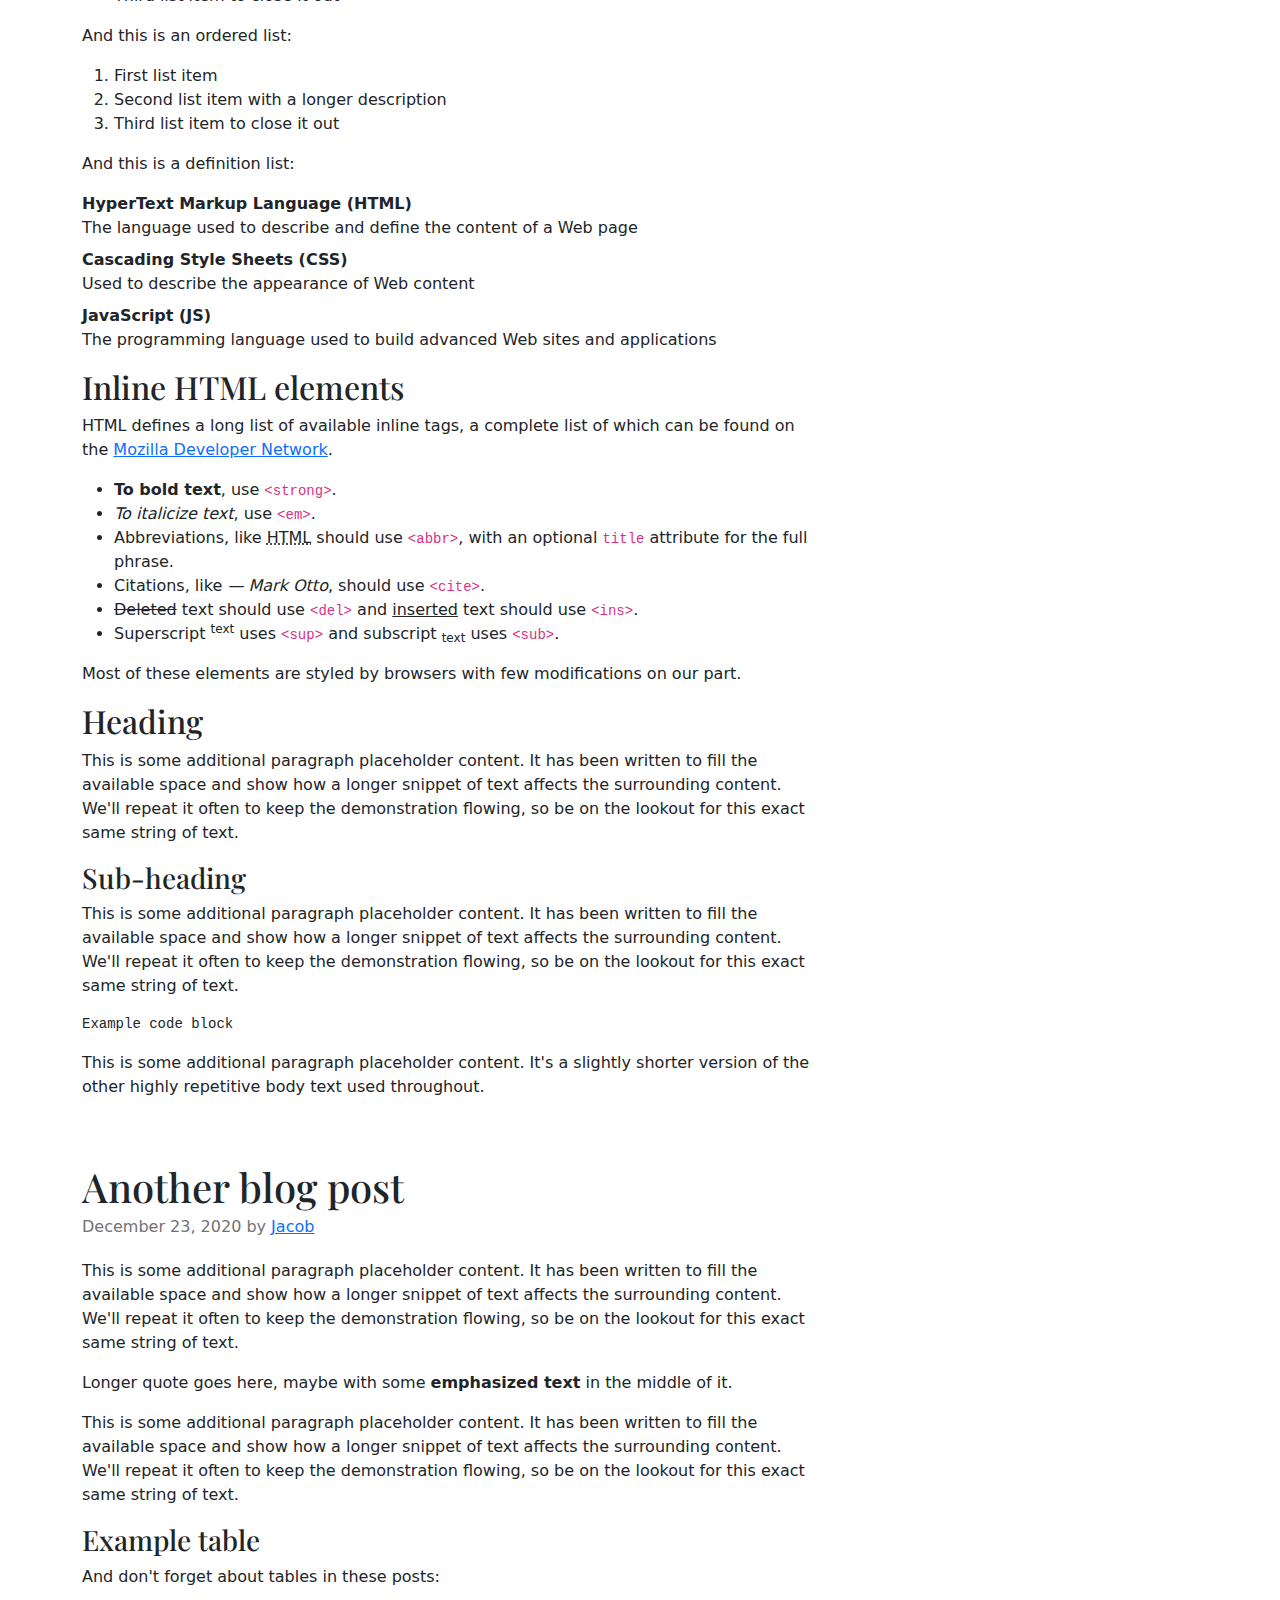
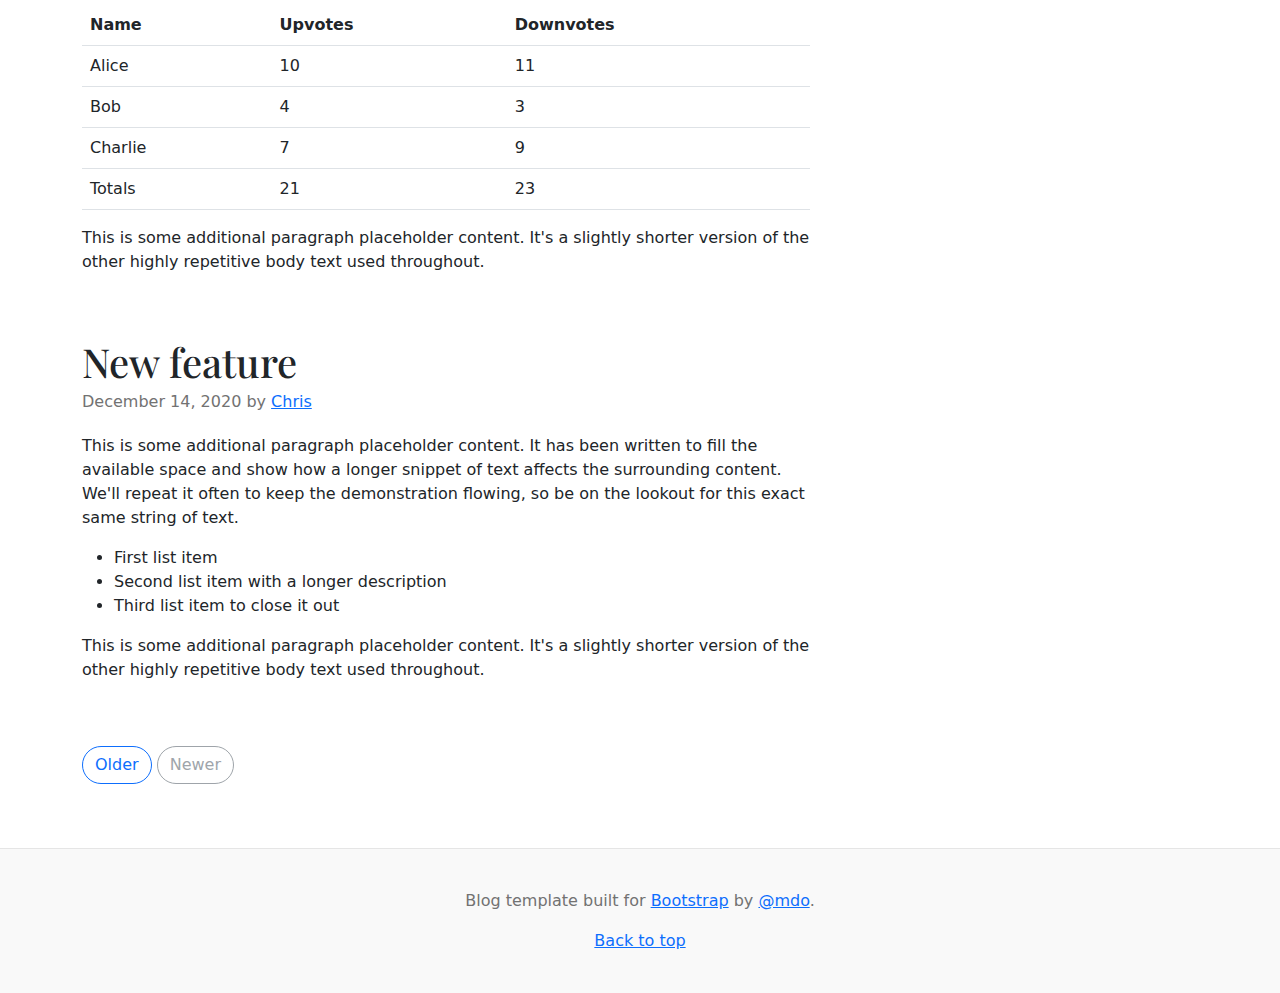
<file: bootstrap/blog/index.html>
<!doctype html>
<html lang="en">
  <head>
    <meta charset="utf-8">
    <meta name="viewport" content="width=device-width, initial-scale=1">
    <meta name="description" content="">
    <meta name="author" content="Mark Otto, Jacob Thornton, and Bootstrap contributors">
    <meta name="generator" content="Hugo 0.104.2">
    <title>Blog Template · Bootstrap v5.2</title>

    <link rel="canonical" href="https://getbootstrap.com/docs/5.2/examples/blog/">

    

    

<link href="../assets/dist/css/bootstrap.min.css" rel="stylesheet">

    <style>
      .bd-placeholder-img {
        font-size: 1.125rem;
        text-anchor: middle;
        -webkit-user-select: none;
        -moz-user-select: none;
        user-select: none;
      }

      @media (min-width: 768px) {
        .bd-placeholder-img-lg {
          font-size: 3.5rem;
        }
      }

      .b-example-divider {
        height: 3rem;
        background-color: rgba(0, 0, 0, .1);
        border: solid rgba(0, 0, 0, .15);
        border-width: 1px 0;
        box-shadow: inset 0 .5em 1.5em rgba(0, 0, 0, .1), inset 0 .125em .5em rgba(0, 0, 0, .15);
      }

      .b-example-vr {
        flex-shrink: 0;
        width: 1.5rem;
        height: 100vh;
      }

      .bi {
        vertical-align: -.125em;
        fill: currentColor;
      }

      .nav-scroller {
        position: relative;
        z-index: 2;
        height: 2.75rem;
        overflow-y: hidden;
      }

      .nav-scroller .nav {
        display: flex;
        flex-wrap: nowrap;
        padding-bottom: 1rem;
        margin-top: -1px;
        overflow-x: auto;
        text-align: center;
        white-space: nowrap;
        -webkit-overflow-scrolling: touch;
      }
    </style>

    
    <!-- Custom styles for this template -->
    <link href="https://fonts.googleapis.com/css?family=Playfair&#43;Display:700,900&amp;display=swap" rel="stylesheet">
    <!-- Custom styles for this template -->
    <link href="blog.css" rel="stylesheet">
  </head>
  <body>
    
<div class="container">
  <header class="blog-header lh-1 py-3">
    <div class="row flex-nowrap justify-content-between align-items-center">
      <div class="col-4 pt-1">
        <a class="link-secondary" href="#">Subscribe</a>
      </div>
      <div class="col-4 text-center">
        <a class="blog-header-logo text-dark" href="#">Large</a>
      </div>
      <div class="col-4 d-flex justify-content-end align-items-center">
        <a class="link-secondary" href="#" aria-label="Search">
          <svg xmlns="http://www.w3.org/2000/svg" width="20" height="20" fill="none" stroke="currentColor" stroke-linecap="round" stroke-linejoin="round" stroke-width="2" class="mx-3" role="img" viewBox="0 0 24 24"><title>Search</title><circle cx="10.5" cy="10.5" r="7.5"/><path d="M21 21l-5.2-5.2"/></svg>
        </a>
        <a class="btn btn-sm btn-outline-secondary" href="#">Sign up</a>
      </div>
    </div>
  </header>

  <div class="nav-scroller py-1 mb-2">
    <nav class="nav d-flex justify-content-between">
      <a class="p-2 link-secondary" href="#">World</a>
      <a class="p-2 link-secondary" href="#">U.S.</a>
      <a class="p-2 link-secondary" href="#">Technology</a>
      <a class="p-2 link-secondary" href="#">Design</a>
      <a class="p-2 link-secondary" href="#">Culture</a>
      <a class="p-2 link-secondary" href="#">Business</a>
      <a class="p-2 link-secondary" href="#">Politics</a>
      <a class="p-2 link-secondary" href="#">Opinion</a>
      <a class="p-2 link-secondary" href="#">Science</a>
      <a class="p-2 link-secondary" href="#">Health</a>
      <a class="p-2 link-secondary" href="#">Style</a>
      <a class="p-2 link-secondary" href="#">Travel</a>
    </nav>
  </div>
</div>

<main class="container">
  <div class="p-4 p-md-5 mb-4 rounded text-bg-dark">
    <div class="col-md-6 px-0">
      <h1 class="display-4 fst-italic">Title of a longer featured blog post</h1>
      <p class="lead my-3">Multiple lines of text that form the lede, informing new readers quickly and efficiently about what’s most interesting in this post’s contents.</p>
      <p class="lead mb-0"><a href="#" class="text-white fw-bold">Continue reading...</a></p>
    </div>
  </div>

  <div class="row mb-2">
    <div class="col-md-6">
      <div class="row g-0 border rounded overflow-hidden flex-md-row mb-4 shadow-sm h-md-250 position-relative">
        <div class="col p-4 d-flex flex-column position-static">
          <strong class="d-inline-block mb-2 text-primary">World</strong>
          <h3 class="mb-0">Featured post</h3>
          <div class="mb-1 text-muted">Nov 12</div>
          <p class="card-text mb-auto">This is a wider card with supporting text below as a natural lead-in to additional content.</p>
          <a href="#" class="stretched-link">Continue reading</a>
        </div>
        <div class="col-auto d-none d-lg-block">
          <svg class="bd-placeholder-img" width="200" height="250" xmlns="http://www.w3.org/2000/svg" role="img" aria-label="Placeholder: Thumbnail" preserveAspectRatio="xMidYMid slice" focusable="false"><title>Placeholder</title><rect width="100%" height="100%" fill="#55595c"/><text x="50%" y="50%" fill="#eceeef" dy=".3em">Thumbnail</text></svg>

        </div>
      </div>
    </div>
    <div class="col-md-6">
      <div class="row g-0 border rounded overflow-hidden flex-md-row mb-4 shadow-sm h-md-250 position-relative">
        <div class="col p-4 d-flex flex-column position-static">
          <strong class="d-inline-block mb-2 text-success">Design</strong>
          <h3 class="mb-0">Post title</h3>
          <div class="mb-1 text-muted">Nov 11</div>
          <p class="mb-auto">This is a wider card with supporting text below as a natural lead-in to additional content.</p>
          <a href="#" class="stretched-link">Continue reading</a>
        </div>
        <div class="col-auto d-none d-lg-block">
          <svg class="bd-placeholder-img" width="200" height="250" xmlns="http://www.w3.org/2000/svg" role="img" aria-label="Placeholder: Thumbnail" preserveAspectRatio="xMidYMid slice" focusable="false"><title>Placeholder</title><rect width="100%" height="100%" fill="#55595c"/><text x="50%" y="50%" fill="#eceeef" dy=".3em">Thumbnail</text></svg>

        </div>
      </div>
    </div>
  </div>

  <div class="row g-5">
    <div class="col-md-8">
      <h3 class="pb-4 mb-4 fst-italic border-bottom">
        From the Firehose
      </h3>

      <article class="blog-post">
        <h2 class="blog-post-title mb-1">Sample blog post</h2>
        <p class="blog-post-meta">January 1, 2021 by <a href="#">Mark</a></p>

        <p>This blog post shows a few different types of content that’s supported and styled with Bootstrap. Basic typography, lists, tables, images, code, and more are all supported as expected.</p>
        <hr>
        <p>This is some additional paragraph placeholder content. It has been written to fill the available space and show how a longer snippet of text affects the surrounding content. We'll repeat it often to keep the demonstration flowing, so be on the lookout for this exact same string of text.</p>
        <h2>Blockquotes</h2>
        <p>This is an example blockquote in action:</p>
        <blockquote class="blockquote">
          <p>Quoted text goes here.</p>
        </blockquote>
        <p>This is some additional paragraph placeholder content. It has been written to fill the available space and show how a longer snippet of text affects the surrounding content. We'll repeat it often to keep the demonstration flowing, so be on the lookout for this exact same string of text.</p>
        <h3>Example lists</h3>
        <p>This is some additional paragraph placeholder content. It's a slightly shorter version of the other highly repetitive body text used throughout. This is an example unordered list:</p>
        <ul>
          <li>First list item</li>
          <li>Second list item with a longer description</li>
          <li>Third list item to close it out</li>
        </ul>
        <p>And this is an ordered list:</p>
        <ol>
          <li>First list item</li>
          <li>Second list item with a longer description</li>
          <li>Third list item to close it out</li>
        </ol>
        <p>And this is a definition list:</p>
        <dl>
          <dt>HyperText Markup Language (HTML)</dt>
          <dd>The language used to describe and define the content of a Web page</dd>
          <dt>Cascading Style Sheets (CSS)</dt>
          <dd>Used to describe the appearance of Web content</dd>
          <dt>JavaScript (JS)</dt>
          <dd>The programming language used to build advanced Web sites and applications</dd>
        </dl>
        <h2>Inline HTML elements</h2>
        <p>HTML defines a long list of available inline tags, a complete list of which can be found on the <a href="https://developer.mozilla.org/en-US/docs/Web/HTML/Element">Mozilla Developer Network</a>.</p>
        <ul>
          <li><strong>To bold text</strong>, use <code class="language-plaintext highlighter-rouge">&lt;strong&gt;</code>.</li>
          <li><em>To italicize text</em>, use <code class="language-plaintext highlighter-rouge">&lt;em&gt;</code>.</li>
          <li>Abbreviations, like <abbr title="HyperText Markup Language">HTML</abbr> should use <code class="language-plaintext highlighter-rouge">&lt;abbr&gt;</code>, with an optional <code class="language-plaintext highlighter-rouge">title</code> attribute for the full phrase.</li>
          <li>Citations, like <cite>— Mark Otto</cite>, should use <code class="language-plaintext highlighter-rouge">&lt;cite&gt;</code>.</li>
          <li><del>Deleted</del> text should use <code class="language-plaintext highlighter-rouge">&lt;del&gt;</code> and <ins>inserted</ins> text should use <code class="language-plaintext highlighter-rouge">&lt;ins&gt;</code>.</li>
          <li>Superscript <sup>text</sup> uses <code class="language-plaintext highlighter-rouge">&lt;sup&gt;</code> and subscript <sub>text</sub> uses <code class="language-plaintext highlighter-rouge">&lt;sub&gt;</code>.</li>
        </ul>
        <p>Most of these elements are styled by browsers with few modifications on our part.</p>
        <h2>Heading</h2>
        <p>This is some additional paragraph placeholder content. It has been written to fill the available space and show how a longer snippet of text affects the surrounding content. We'll repeat it often to keep the demonstration flowing, so be on the lookout for this exact same string of text.</p>
        <h3>Sub-heading</h3>
        <p>This is some additional paragraph placeholder content. It has been written to fill the available space and show how a longer snippet of text affects the surrounding content. We'll repeat it often to keep the demonstration flowing, so be on the lookout for this exact same string of text.</p>
        <pre><code>Example code block</code></pre>
        <p>This is some additional paragraph placeholder content. It's a slightly shorter version of the other highly repetitive body text used throughout.</p>
      </article>

      <article class="blog-post">
        <h2 class="blog-post-title mb-1">Another blog post</h2>
        <p class="blog-post-meta">December 23, 2020 by <a href="#">Jacob</a></p>

        <p>This is some additional paragraph placeholder content. It has been written to fill the available space and show how a longer snippet of text affects the surrounding content. We'll repeat it often to keep the demonstration flowing, so be on the lookout for this exact same string of text.</p>
        <blockquote>
          <p>Longer quote goes here, maybe with some <strong>emphasized text</strong> in the middle of it.</p>
        </blockquote>
        <p>This is some additional paragraph placeholder content. It has been written to fill the available space and show how a longer snippet of text affects the surrounding content. We'll repeat it often to keep the demonstration flowing, so be on the lookout for this exact same string of text.</p>
        <h3>Example table</h3>
        <p>And don't forget about tables in these posts:</p>
        <table class="table">
          <thead>
            <tr>
              <th>Name</th>
              <th>Upvotes</th>
              <th>Downvotes</th>
            </tr>
          </thead>
          <tbody>
            <tr>
              <td>Alice</td>
              <td>10</td>
              <td>11</td>
            </tr>
            <tr>
              <td>Bob</td>
              <td>4</td>
              <td>3</td>
            </tr>
            <tr>
              <td>Charlie</td>
              <td>7</td>
              <td>9</td>
            </tr>
          </tbody>
          <tfoot>
            <tr>
              <td>Totals</td>
              <td>21</td>
              <td>23</td>
            </tr>
          </tfoot>
        </table>

        <p>This is some additional paragraph placeholder content. It's a slightly shorter version of the other highly repetitive body text used throughout.</p>
      </article>

      <article class="blog-post">
        <h2 class="blog-post-title mb-1">New feature</h2>
        <p class="blog-post-meta">December 14, 2020 by <a href="#">Chris</a></p>

        <p>This is some additional paragraph placeholder content. It has been written to fill the available space and show how a longer snippet of text affects the surrounding content. We'll repeat it often to keep the demonstration flowing, so be on the lookout for this exact same string of text.</p>
        <ul>
          <li>First list item</li>
          <li>Second list item with a longer description</li>
          <li>Third list item to close it out</li>
        </ul>
        <p>This is some additional paragraph placeholder content. It's a slightly shorter version of the other highly repetitive body text used throughout.</p>
      </article>

      <nav class="blog-pagination" aria-label="Pagination">
        <a class="btn btn-outline-primary rounded-pill" href="#">Older</a>
        <a class="btn btn-outline-secondary rounded-pill disabled">Newer</a>
      </nav>

    </div>

    <div class="col-md-4">
      <div class="position-sticky" style="top: 2rem;">
        <div class="p-4 mb-3 bg-light rounded">
          <h4 class="fst-italic">About</h4>
          <p class="mb-0">Customize this section to tell your visitors a little bit about your publication, writers, content, or something else entirely. Totally up to you.</p>
        </div>

        <div class="p-4">
          <h4 class="fst-italic">Archives</h4>
          <ol class="list-unstyled mb-0">
            <li><a href="#">March 2021</a></li>
            <li><a href="#">February 2021</a></li>
            <li><a href="#">January 2021</a></li>
            <li><a href="#">December 2020</a></li>
            <li><a href="#">November 2020</a></li>
            <li><a href="#">October 2020</a></li>
            <li><a href="#">September 2020</a></li>
            <li><a href="#">August 2020</a></li>
            <li><a href="#">July 2020</a></li>
            <li><a href="#">June 2020</a></li>
            <li><a href="#">May 2020</a></li>
            <li><a href="#">April 2020</a></li>
          </ol>
        </div>

        <div class="p-4">
          <h4 class="fst-italic">Elsewhere</h4>
          <ol class="list-unstyled">
            <li><a href="#">GitHub</a></li>
            <li><a href="#">Twitter</a></li>
            <li><a href="#">Facebook</a></li>
          </ol>
        </div>
      </div>
    </div>
  </div>

</main>

<footer class="blog-footer">
  <p>Blog template built for <a href="https://getbootstrap.com/">Bootstrap</a> by <a href="https://twitter.com/mdo">@mdo</a>.</p>
  <p>
    <a href="#">Back to top</a>
  </p>
</footer>


    
  </body>
</html>
</file>
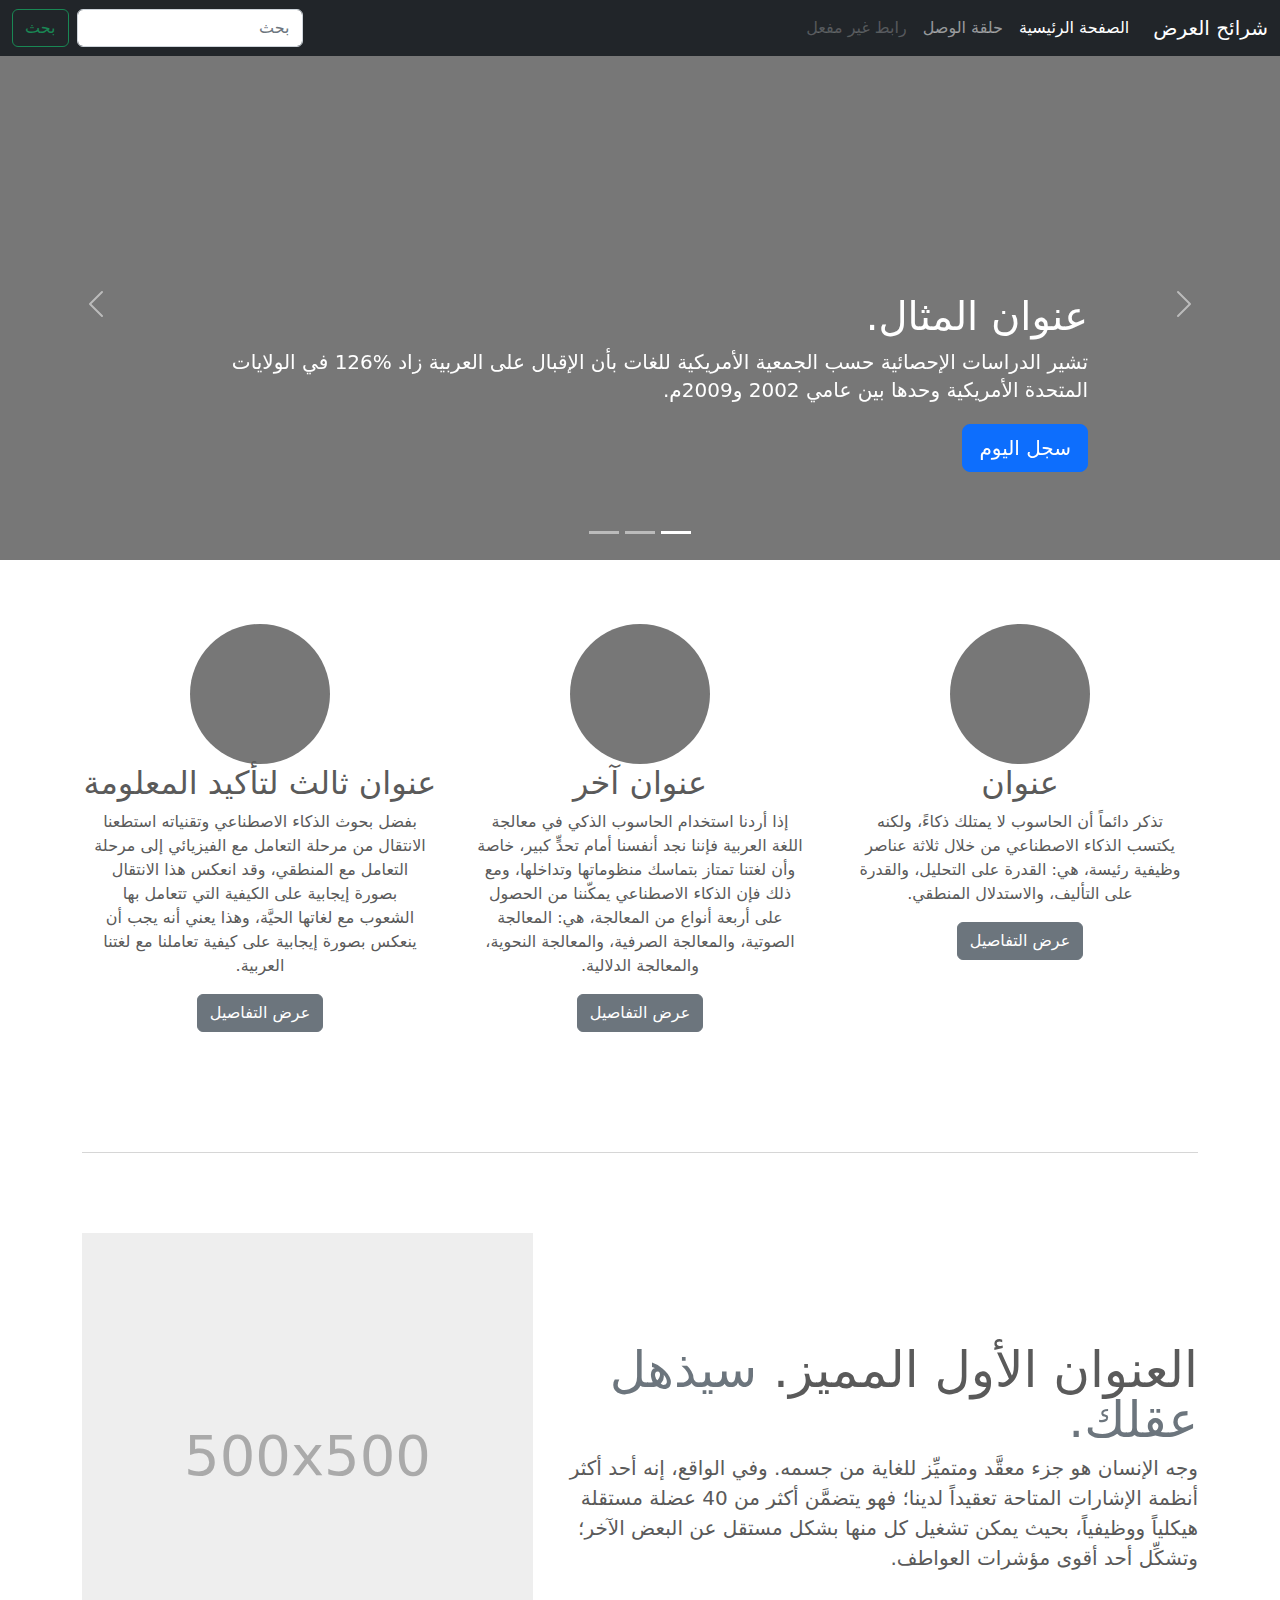
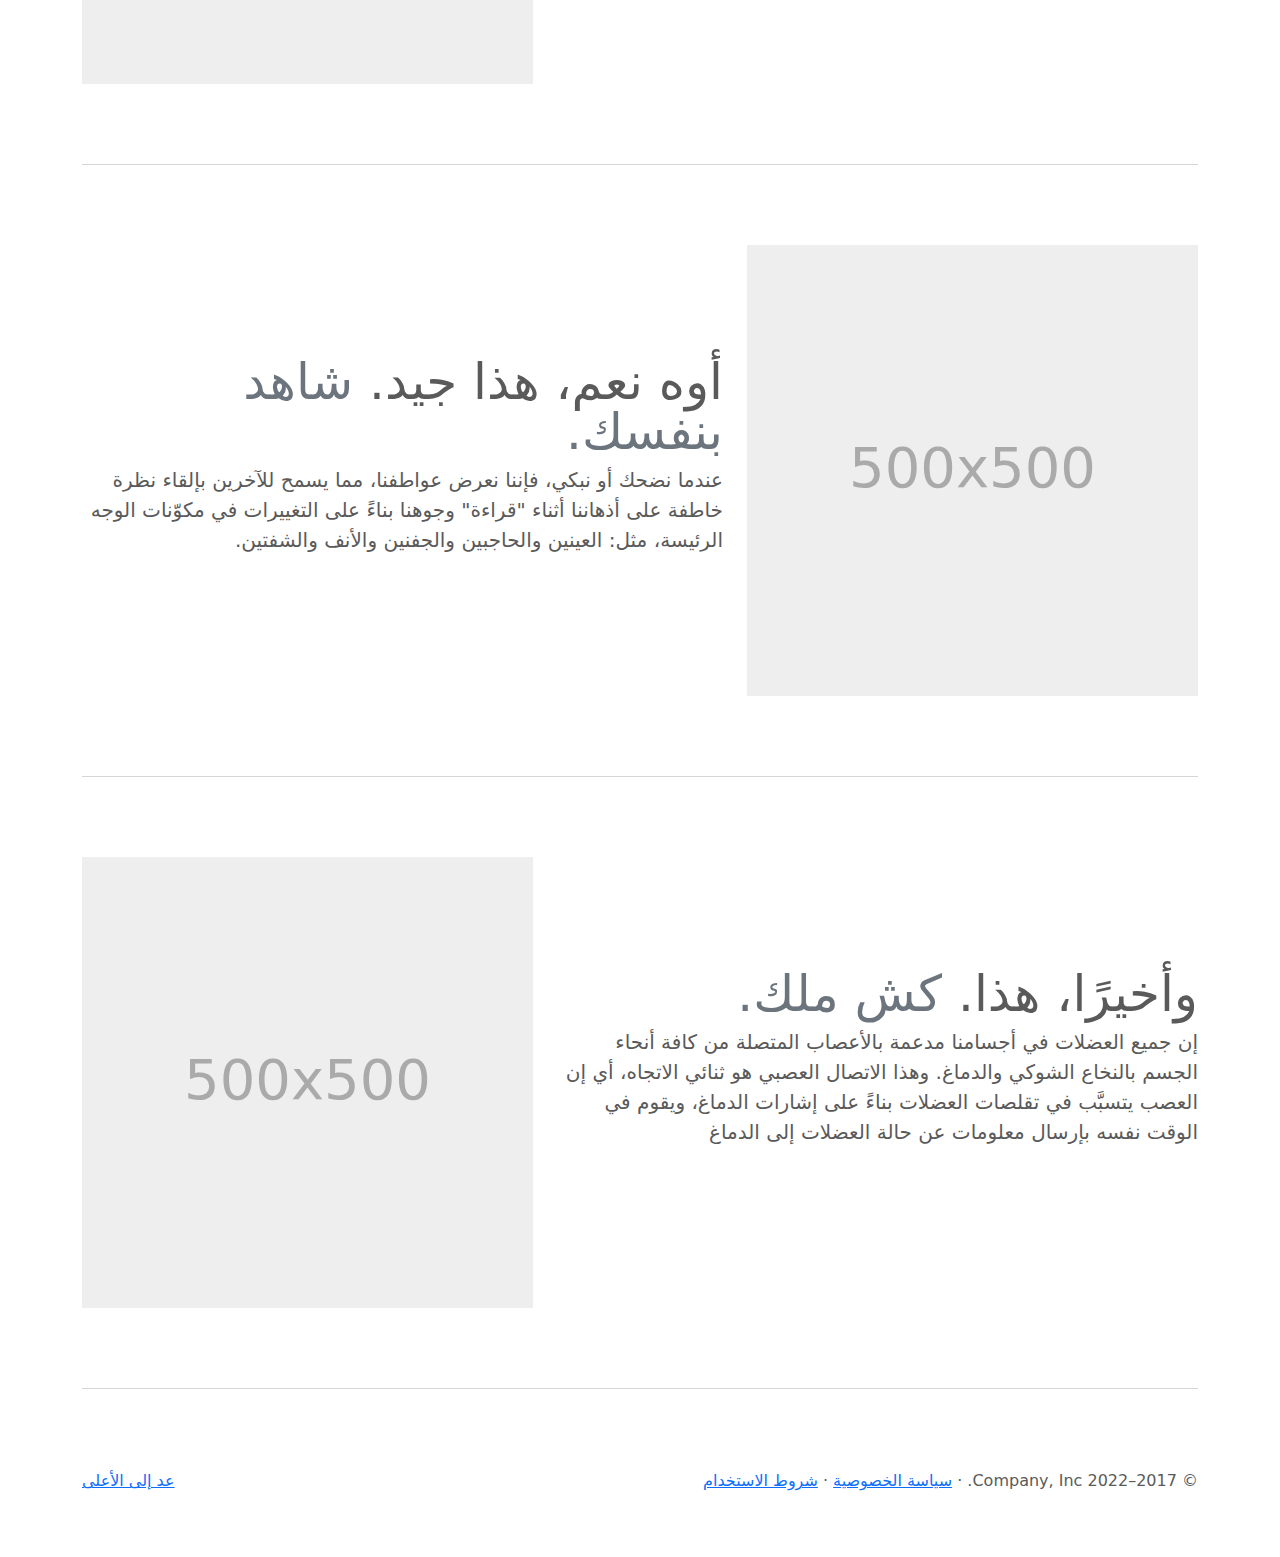
<file: bootstrap/carousel-rtl/index.html>
<!doctype html>
<html lang="ar" dir="rtl">
  <head>
    <meta charset="utf-8">
    <meta name="viewport" content="width=device-width, initial-scale=1">
    <meta name="description" content="">
    <meta name="author" content="Mark Otto, Jacob Thornton, and Bootstrap contributors">
    <meta name="generator" content="Hugo 0.104.2">
    <title>قالب  شرائح العرض · Bootstrap v5.2</title>

    <link rel="canonical" href="https://getbootstrap.com/docs/5.2/examples/carousel-rtl/">

    

    

<link href="../assets/dist/css/bootstrap.rtl.min.css" rel="stylesheet">

    <style>
      .bd-placeholder-img {
        font-size: 1.125rem;
        text-anchor: middle;
        -webkit-user-select: none;
        -moz-user-select: none;
        user-select: none;
      }

      @media (min-width: 768px) {
        .bd-placeholder-img-lg {
          font-size: 3.5rem;
        }
      }

      .b-example-divider {
        height: 3rem;
        background-color: rgba(0, 0, 0, .1);
        border: solid rgba(0, 0, 0, .15);
        border-width: 1px 0;
        box-shadow: inset 0 .5em 1.5em rgba(0, 0, 0, .1), inset 0 .125em .5em rgba(0, 0, 0, .15);
      }

      .b-example-vr {
        flex-shrink: 0;
        width: 1.5rem;
        height: 100vh;
      }

      .bi {
        vertical-align: -.125em;
        fill: currentColor;
      }

      .nav-scroller {
        position: relative;
        z-index: 2;
        height: 2.75rem;
        overflow-y: hidden;
      }

      .nav-scroller .nav {
        display: flex;
        flex-wrap: nowrap;
        padding-bottom: 1rem;
        margin-top: -1px;
        overflow-x: auto;
        text-align: center;
        white-space: nowrap;
        -webkit-overflow-scrolling: touch;
      }
    </style>

    
    <!-- Custom styles for this template -->
    <link href="../carousel/carousel.rtl.css" rel="stylesheet">
  </head>
  <body>
    
<header>
  <nav class="navbar navbar-expand-md navbar-dark fixed-top bg-dark">
    <div class="container-fluid">
      <a class="navbar-brand" href="#">شرائح العرض</a>
      <button class="navbar-toggler" type="button" data-bs-toggle="collapse" data-bs-target="#navbarCollapse" aria-controls="navbarCollapse" aria-expanded="false" aria-label="تبديل التنقل">
        <span class="navbar-toggler-icon"></span>
      </button>
      <div class="collapse navbar-collapse" id="navbarCollapse">
        <ul class="navbar-nav me-auto mb-2 mb-md-0">
          <li class="nav-item">
            <a class="nav-link active" aria-current="page" href="#">الصفحة الرئيسية</a>
          </li>
          <li class="nav-item">
            <a class="nav-link" href="#">حلقة الوصل</a>
          </li>
          <li class="nav-item">
            <a class="nav-link disabled">رابط غير مفعل</a>
          </li>
        </ul>
        <form class="d-flex" role="search">
          <input class="form-control me-2" type="search" placeholder="بحث" aria-label="بحث">
          <button class="btn btn-outline-success" type="submit">بحث</button>
        </form>
      </div>
    </div>
  </nav>
</header>

<main>

  <div id="myCarousel" class="carousel slide" data-bs-ride="carousel">
    <div class="carousel-indicators">
      <button type="button" data-bs-target="#myCarousel" data-bs-slide-to="0" class="active" aria-current="true" aria-label="Slide 1"></button>
      <button type="button" data-bs-target="#myCarousel" data-bs-slide-to="1" aria-label="Slide 2"></button>
      <button type="button" data-bs-target="#myCarousel" data-bs-slide-to="2" aria-label="Slide 3"></button>
    </div>
    <div class="carousel-inner">
      <div class="carousel-item active">
        <svg class="bd-placeholder-img" width="100%" height="100%" xmlns="http://www.w3.org/2000/svg" aria-hidden="true" preserveAspectRatio="xMidYMid slice" focusable="false"><rect width="100%" height="100%" fill="#777"/></svg>

        <div class="container">
          <div class="carousel-caption text-start">
            <h1>عنوان المثال.</h1>
            <p>تشير الدراسات الإحصائية حسب الجمعية الأمريكية للغات بأن الإقبال على العربية زاد %126 في الولايات المتحدة الأمريكية وحدها بين عامي 2002 و2009م.</p>
            <p><a class="btn btn-lg btn-primary" href="#">سجل اليوم</a></p>
          </div>
        </div>
      </div>
      <div class="carousel-item">
        <svg class="bd-placeholder-img" width="100%" height="100%" xmlns="http://www.w3.org/2000/svg" aria-hidden="true" preserveAspectRatio="xMidYMid slice" focusable="false"><rect width="100%" height="100%" fill="#777"/></svg>

        <div class="container">
          <div class="carousel-caption">
            <h1>عنوان مثال آخر.</h1>
            <p>حسب المجلس الثقافي البريطاني فإن تعليم الإنجليزية داخل بريطانيا يسهم في تعزيز اقتصادها بما يتجاوز ملياري جنيه سنوياً، كما أنه وفر أكثر من 26 ألف وظيفة.</p>
            <p><a class="btn btn-lg btn-primary" href="#">أعرف أكثر</a></p>
          </div>
        </div>
      </div>
      <div class="carousel-item">
        <svg class="bd-placeholder-img" width="100%" height="100%" xmlns="http://www.w3.org/2000/svg" aria-hidden="true" preserveAspectRatio="xMidYMid slice" focusable="false"><rect width="100%" height="100%" fill="#777"/></svg>

        <div class="container">
          <div class="carousel-caption text-end">
            <h1>واحد أكثر لقياس جيد.</h1>
            <p>الإحصاءات لحجم الاستثمار اللغوي خارج بريطانيا تتفاوت من سنة لأخرى إلا أن المدير التنفيذي للمجلس الثقافي البريطاني إدي بايرز يرى أن استثمار تعليم الإنجليزية في الخارج لا يحسب على المستوى المالي فحسب بل على المستوى السياسي أيضاً.</p>
            <p><a class="btn btn-lg btn-primary" href="#">تصفح المعرض</a></p>
          </div>
        </div>
      </div>
    </div>
    <button class="carousel-control-prev" type="button" data-bs-target="#myCarousel" data-bs-slide="prev">
      <span class="carousel-control-prev-icon" aria-hidden="true"></span>
      <span class="visually-hidden">السابق</span>
    </button>
    <button class="carousel-control-next" type="button" data-bs-target="#myCarousel" data-bs-slide="next">
      <span class="carousel-control-next-icon" aria-hidden="true"></span>
      <span class="visually-hidden">التالي</span>
    </button>
  </div>


  <!-- Marketing messaging and featurettes
  ================================================== -->
  <!-- Wrap the rest of the page in another container to center all the content. -->

  <div class="container marketing">

    <!-- Three columns of text below the carousel -->
    <div class="row">
      <div class="col-lg-4">
        <svg class="bd-placeholder-img rounded-circle" width="140" height="140" xmlns="http://www.w3.org/2000/svg" role="img" aria-label="Placeholder: 140x140" preserveAspectRatio="xMidYMid slice" focusable="false"><title>Placeholder</title><rect width="100%" height="100%" fill="#777"/><text x="50%" y="50%" fill="#777" dy=".3em">140x140</text></svg>

        <h2 class="fw-normal">عنوان</h2>
        <p>تذكر دائماً أن الحاسوب لا يمتلك ذكاءً، ولكنه يكتسب الذكاء الاصطناعي من خلال ثلاثة عناصر وظيفية رئيسة، هي: القدرة على التحليل، والقدرة على التأليف، والاستدلال المنطقي.</p>
        <p><a class="btn btn-secondary" href="#">عرض التفاصيل</a></p>
      </div><!-- /.col-lg-4 -->
      <div class="col-lg-4">
        <svg class="bd-placeholder-img rounded-circle" width="140" height="140" xmlns="http://www.w3.org/2000/svg" role="img" aria-label="Placeholder: 140x140" preserveAspectRatio="xMidYMid slice" focusable="false"><title>Placeholder</title><rect width="100%" height="100%" fill="#777"/><text x="50%" y="50%" fill="#777" dy=".3em">140x140</text></svg>

        <h2 class="fw-normal">عنوان آخر</h2>
        <p>إذا أردنا استخدام الحاسوب الذكي في معالجة اللغة العربية فإننا نجد أنفسنا أمام تحدٍّ كبير، خاصة وأن لغتنا تمتاز بتماسك منظوماتها وتداخلها، ومع ذلك فإن الذكاء الاصطناعي يمكّننا من الحصول على أربعة أنواع من المعالجة، هي: المعالجة الصوتية، والمعالجة الصرفية، والمعالجة النحوية، والمعالجة الدلالية.</p>
        <p><a class="btn btn-secondary" href="#">عرض التفاصيل</a></p>
      </div><!-- /.col-lg-4 -->
      <div class="col-lg-4">
        <svg class="bd-placeholder-img rounded-circle" width="140" height="140" xmlns="http://www.w3.org/2000/svg" role="img" aria-label="Placeholder: 140x140" preserveAspectRatio="xMidYMid slice" focusable="false"><title>Placeholder</title><rect width="100%" height="100%" fill="#777"/><text x="50%" y="50%" fill="#777" dy=".3em">140x140</text></svg>

        <h2 class="fw-normal">عنوان ثالث لتأكيد المعلومة</h2>
        <p>بفضل بحوث الذكاء الاصطناعي وتقنياته استطعنا الانتقال من مرحلة التعامل مع الفيزيائي إلى مرحلة التعامل مع المنطقي، وقد انعكس هذا الانتقال بصورة إيجابية على الكيفية التي تتعامل بها الشعوب مع لغاتها الحيَّة، وهذا يعني أنه يجب أن ينعكس بصورة إيجابية على كيفية تعاملنا مع لغتنا العربية.</p>
        <p><a class="btn btn-secondary" href="#">عرض التفاصيل</a></p>
      </div><!-- /.col-lg-4 -->
    </div><!-- /.row -->


    <!-- START THE FEATURETTES -->

    <hr class="featurette-divider">

    <div class="row featurette">
      <div class="col-md-7">
        <h2 class="featurette-heading fw-normal lh-1">العنوان الأول المميز. <span class="text-muted"> سيذهل عقلك. </span></h2>
        <p class="lead">وجه الإنسان هو جزء معقَّد ومتميِّز للغاية من جسمه. وفي الواقع، إنه أحد أكثر أنظمة الإشارات المتاحة تعقيداً لدينا؛ فهو يتضمَّن أكثر من 40 عضلة مستقلة هيكلياً ووظيفياً، بحيث يمكن تشغيل كل منها بشكل مستقل عن البعض الآخر؛ وتشكِّل أحد أقوى مؤشرات العواطف.</p>
      </div>
      <div class="col-md-5">
        <svg class="bd-placeholder-img bd-placeholder-img-lg featurette-image img-fluid mx-auto" width="500" height="500" xmlns="http://www.w3.org/2000/svg" role="img" aria-label="Placeholder: 500x500" preserveAspectRatio="xMidYMid slice" focusable="false"><title>Placeholder</title><rect width="100%" height="100%" fill="#eee"/><text x="50%" y="50%" fill="#aaa" dy=".3em">500x500</text></svg>

      </div>
    </div>

    <hr class="featurette-divider">

    <div class="row featurette">
      <div class="col-md-7 order-md-2">
        <h2 class="featurette-heading fw-normal lh-1">أوه نعم، هذا جيد. <span class="text-muted"> شاهد بنفسك. </span></h2>
        <p class="lead">عندما نضحك أو نبكي، فإننا نعرض عواطفنا، مما يسمح للآخرين بإلقاء نظرة خاطفة على أذهاننا أثناء "قراءة" وجوهنا بناءً على التغييرات في مكوّنات الوجه الرئيسة، مثل: العينين والحاجبين والجفنين والأنف والشفتين.</p>
      </div>
      <div class="col-md-5 order-md-1">
        <svg class="bd-placeholder-img bd-placeholder-img-lg featurette-image img-fluid mx-auto" width="500" height="500" xmlns="http://www.w3.org/2000/svg" role="img" aria-label="Placeholder: 500x500" preserveAspectRatio="xMidYMid slice" focusable="false"><title>Placeholder</title><rect width="100%" height="100%" fill="#eee"/><text x="50%" y="50%" fill="#aaa" dy=".3em">500x500</text></svg>

      </div>
    </div>

    <hr class="featurette-divider">

    <div class="row featurette">
      <div class="col-md-7">
        <h2 class="featurette-heading fw-normal lh-1">وأخيرًا، هذا. <span class="text-muted"> كش ملك. </span></h2>
        <p class="lead">إن جميع العضلات في أجسامنا مدعمة بالأعصاب المتصلة من كافة أنحاء الجسم بالنخاع الشوكي والدماغ. وهذا الاتصال العصبي هو ثنائي الاتجاه، أي إن العصب يتسبَّب في تقلصات العضلات بناءً على إشارات الدماغ، ويقوم في الوقت نفسه بإرسال معلومات عن حالة العضلات إلى الدماغ</p>
      </div>
      <div class="col-md-5">
        <svg class="bd-placeholder-img bd-placeholder-img-lg featurette-image img-fluid mx-auto" width="500" height="500" xmlns="http://www.w3.org/2000/svg" role="img" aria-label="Placeholder: 500x500" preserveAspectRatio="xMidYMid slice" focusable="false"><title>Placeholder</title><rect width="100%" height="100%" fill="#eee"/><text x="50%" y="50%" fill="#aaa" dy=".3em">500x500</text></svg>

      </div>
    </div>

    <hr class="featurette-divider">

    <!-- /END THE FEATURETTES -->

  </div><!-- /.container -->


  <!-- FOOTER -->
  <footer class="container">
    <p class="float-end"><a href="#">عد إلى الأعلى</a></p>
    <p>&copy; 2017–2022 Company, Inc. &middot; <a href="#">سياسة الخصوصية</a> &middot; <a href="#">شروط الاستخدام</a></p>
  </footer>
</main>


    <script src="../assets/dist/js/bootstrap.bundle.min.js"></script>

      
  </body>
</html>
</file>
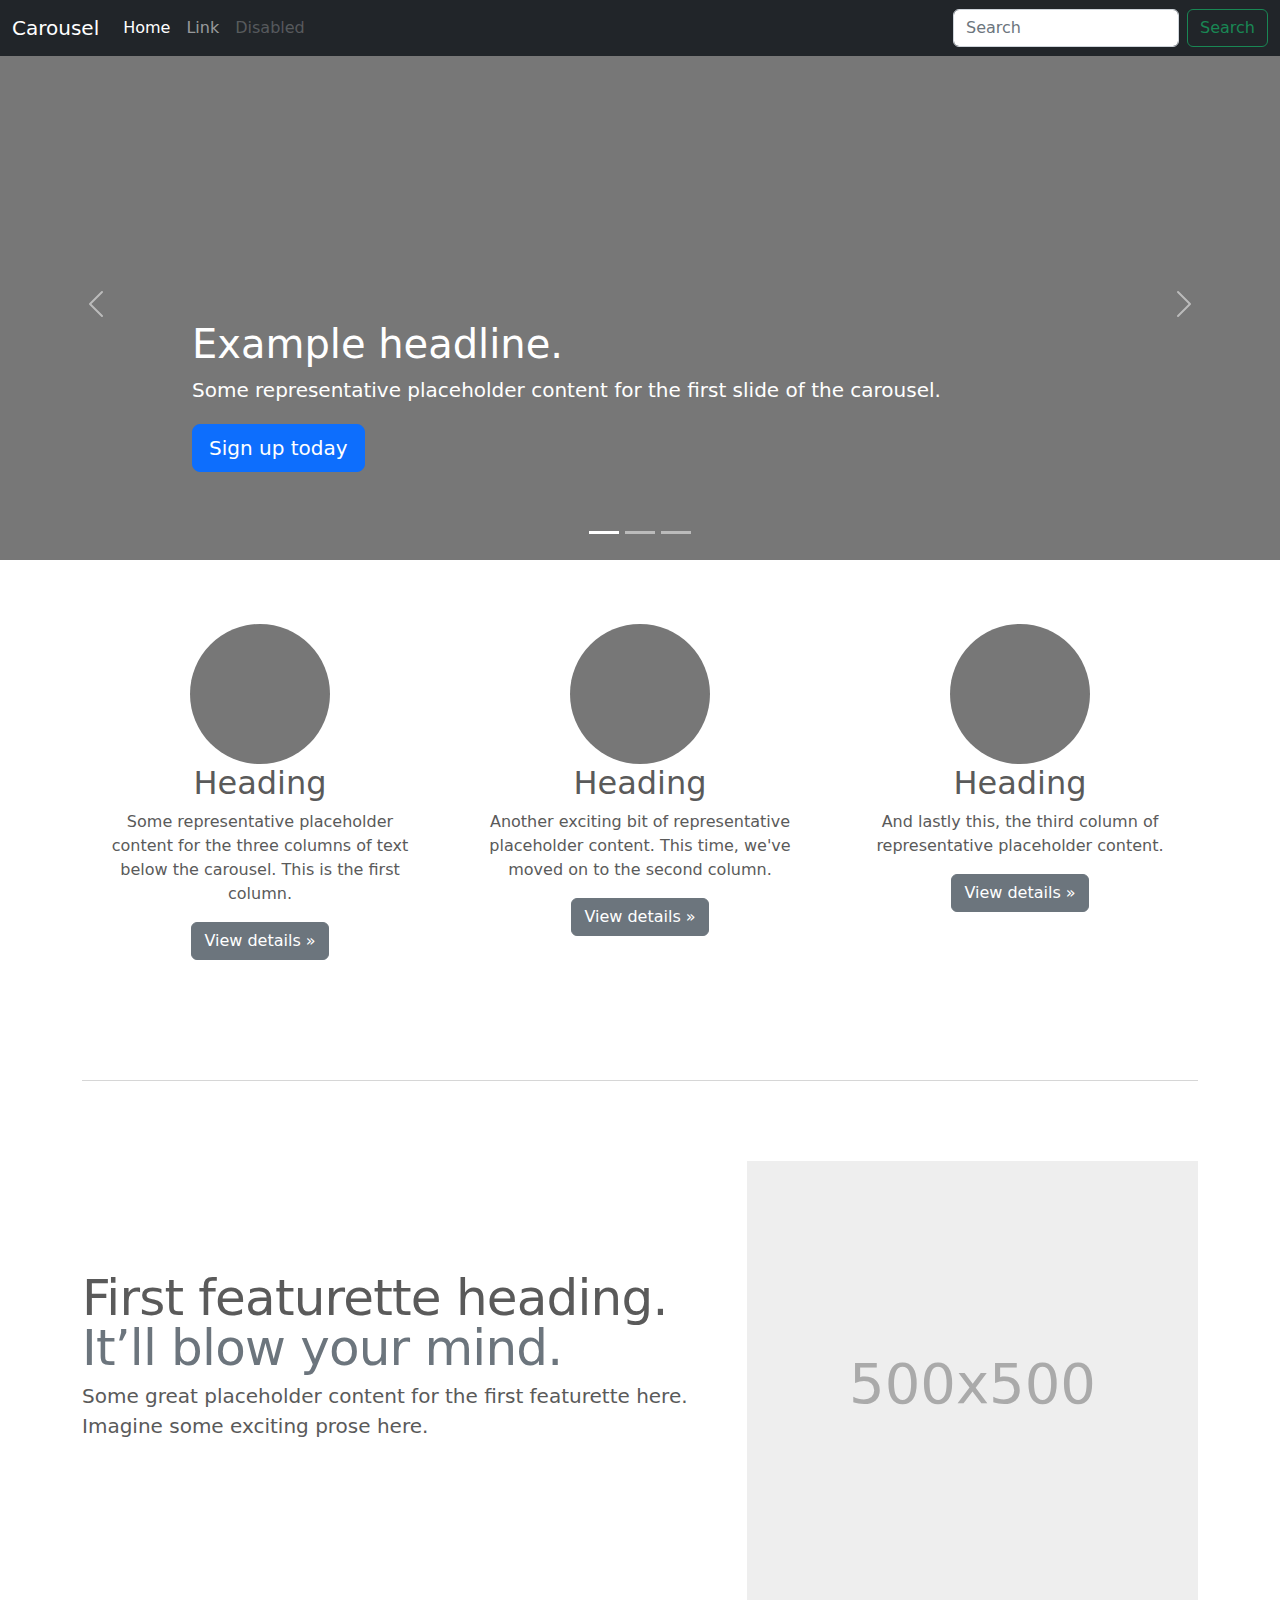
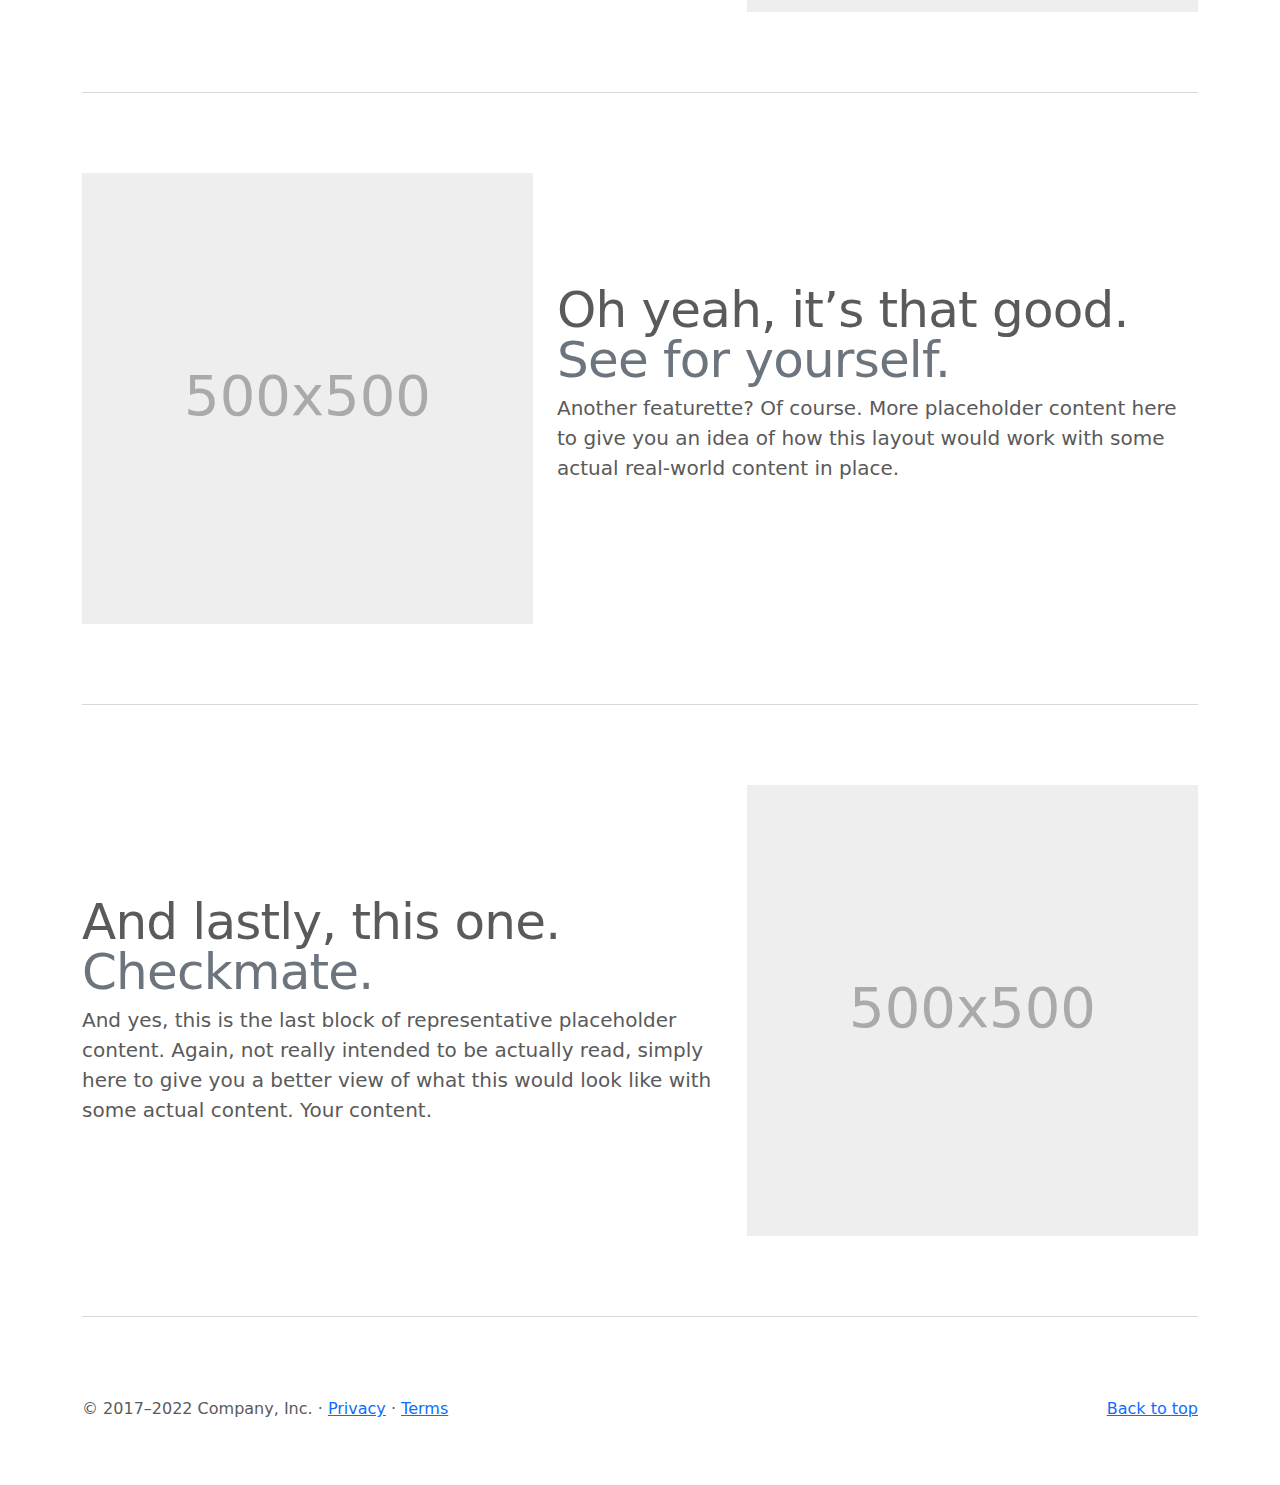
<file: bootstrap/carousel/index.html>
<!doctype html>
<html lang="en">
  <head>
    <meta charset="utf-8">
    <meta name="viewport" content="width=device-width, initial-scale=1">
    <meta name="description" content="">
    <meta name="author" content="Mark Otto, Jacob Thornton, and Bootstrap contributors">
    <meta name="generator" content="Hugo 0.104.2">
    <title>Carousel Template · Bootstrap v5.2</title>

    <link rel="canonical" href="https://getbootstrap.com/docs/5.2/examples/carousel/">

    

    

<link href="../assets/dist/css/bootstrap.min.css" rel="stylesheet">

    <style>
      .bd-placeholder-img {
        font-size: 1.125rem;
        text-anchor: middle;
        -webkit-user-select: none;
        -moz-user-select: none;
        user-select: none;
      }

      @media (min-width: 768px) {
        .bd-placeholder-img-lg {
          font-size: 3.5rem;
        }
      }

      .b-example-divider {
        height: 3rem;
        background-color: rgba(0, 0, 0, .1);
        border: solid rgba(0, 0, 0, .15);
        border-width: 1px 0;
        box-shadow: inset 0 .5em 1.5em rgba(0, 0, 0, .1), inset 0 .125em .5em rgba(0, 0, 0, .15);
      }

      .b-example-vr {
        flex-shrink: 0;
        width: 1.5rem;
        height: 100vh;
      }

      .bi {
        vertical-align: -.125em;
        fill: currentColor;
      }

      .nav-scroller {
        position: relative;
        z-index: 2;
        height: 2.75rem;
        overflow-y: hidden;
      }

      .nav-scroller .nav {
        display: flex;
        flex-wrap: nowrap;
        padding-bottom: 1rem;
        margin-top: -1px;
        overflow-x: auto;
        text-align: center;
        white-space: nowrap;
        -webkit-overflow-scrolling: touch;
      }
    </style>

    
    <!-- Custom styles for this template -->
    <link href="carousel.css" rel="stylesheet">
  </head>
  <body>
    
<header>
  <nav class="navbar navbar-expand-md navbar-dark fixed-top bg-dark">
    <div class="container-fluid">
      <a class="navbar-brand" href="#">Carousel</a>
      <button class="navbar-toggler" type="button" data-bs-toggle="collapse" data-bs-target="#navbarCollapse" aria-controls="navbarCollapse" aria-expanded="false" aria-label="Toggle navigation">
        <span class="navbar-toggler-icon"></span>
      </button>
      <div class="collapse navbar-collapse" id="navbarCollapse">
        <ul class="navbar-nav me-auto mb-2 mb-md-0">
          <li class="nav-item">
            <a class="nav-link active" aria-current="page" href="#">Home</a>
          </li>
          <li class="nav-item">
            <a class="nav-link" href="#">Link</a>
          </li>
          <li class="nav-item">
            <a class="nav-link disabled">Disabled</a>
          </li>
        </ul>
        <form class="d-flex" role="search">
          <input class="form-control me-2" type="search" placeholder="Search" aria-label="Search">
          <button class="btn btn-outline-success" type="submit">Search</button>
        </form>
      </div>
    </div>
  </nav>
</header>

<main>

  <div id="myCarousel" class="carousel slide" data-bs-ride="carousel">
    <div class="carousel-indicators">
      <button type="button" data-bs-target="#myCarousel" data-bs-slide-to="0" class="active" aria-current="true" aria-label="Slide 1"></button>
      <button type="button" data-bs-target="#myCarousel" data-bs-slide-to="1" aria-label="Slide 2"></button>
      <button type="button" data-bs-target="#myCarousel" data-bs-slide-to="2" aria-label="Slide 3"></button>
    </div>
    <div class="carousel-inner">
      <div class="carousel-item active">
        <svg class="bd-placeholder-img" width="100%" height="100%" xmlns="http://www.w3.org/2000/svg" aria-hidden="true" preserveAspectRatio="xMidYMid slice" focusable="false"><rect width="100%" height="100%" fill="#777"/></svg>

        <div class="container">
          <div class="carousel-caption text-start">
            <h1>Example headline.</h1>
            <p>Some representative placeholder content for the first slide of the carousel.</p>
            <p><a class="btn btn-lg btn-primary" href="#">Sign up today</a></p>
          </div>
        </div>
      </div>
      <div class="carousel-item">
        <svg class="bd-placeholder-img" width="100%" height="100%" xmlns="http://www.w3.org/2000/svg" aria-hidden="true" preserveAspectRatio="xMidYMid slice" focusable="false"><rect width="100%" height="100%" fill="#777"/></svg>

        <div class="container">
          <div class="carousel-caption">
            <h1>Another example headline.</h1>
            <p>Some representative placeholder content for the second slide of the carousel.</p>
            <p><a class="btn btn-lg btn-primary" href="#">Learn more</a></p>
          </div>
        </div>
      </div>
      <div class="carousel-item">
        <svg class="bd-placeholder-img" width="100%" height="100%" xmlns="http://www.w3.org/2000/svg" aria-hidden="true" preserveAspectRatio="xMidYMid slice" focusable="false"><rect width="100%" height="100%" fill="#777"/></svg>

        <div class="container">
          <div class="carousel-caption text-end">
            <h1>One more for good measure.</h1>
            <p>Some representative placeholder content for the third slide of this carousel.</p>
            <p><a class="btn btn-lg btn-primary" href="#">Browse gallery</a></p>
          </div>
        </div>
      </div>
    </div>
    <button class="carousel-control-prev" type="button" data-bs-target="#myCarousel" data-bs-slide="prev">
      <span class="carousel-control-prev-icon" aria-hidden="true"></span>
      <span class="visually-hidden">Previous</span>
    </button>
    <button class="carousel-control-next" type="button" data-bs-target="#myCarousel" data-bs-slide="next">
      <span class="carousel-control-next-icon" aria-hidden="true"></span>
      <span class="visually-hidden">Next</span>
    </button>
  </div>


  <!-- Marketing messaging and featurettes
  ================================================== -->
  <!-- Wrap the rest of the page in another container to center all the content. -->

  <div class="container marketing">

    <!-- Three columns of text below the carousel -->
    <div class="row">
      <div class="col-lg-4">
        <svg class="bd-placeholder-img rounded-circle" width="140" height="140" xmlns="http://www.w3.org/2000/svg" role="img" aria-label="Placeholder: 140x140" preserveAspectRatio="xMidYMid slice" focusable="false"><title>Placeholder</title><rect width="100%" height="100%" fill="#777"/><text x="50%" y="50%" fill="#777" dy=".3em">140x140</text></svg>

        <h2 class="fw-normal">Heading</h2>
        <p>Some representative placeholder content for the three columns of text below the carousel. This is the first column.</p>
        <p><a class="btn btn-secondary" href="#">View details &raquo;</a></p>
      </div><!-- /.col-lg-4 -->
      <div class="col-lg-4">
        <svg class="bd-placeholder-img rounded-circle" width="140" height="140" xmlns="http://www.w3.org/2000/svg" role="img" aria-label="Placeholder: 140x140" preserveAspectRatio="xMidYMid slice" focusable="false"><title>Placeholder</title><rect width="100%" height="100%" fill="#777"/><text x="50%" y="50%" fill="#777" dy=".3em">140x140</text></svg>

        <h2 class="fw-normal">Heading</h2>
        <p>Another exciting bit of representative placeholder content. This time, we've moved on to the second column.</p>
        <p><a class="btn btn-secondary" href="#">View details &raquo;</a></p>
      </div><!-- /.col-lg-4 -->
      <div class="col-lg-4">
        <svg class="bd-placeholder-img rounded-circle" width="140" height="140" xmlns="http://www.w3.org/2000/svg" role="img" aria-label="Placeholder: 140x140" preserveAspectRatio="xMidYMid slice" focusable="false"><title>Placeholder</title><rect width="100%" height="100%" fill="#777"/><text x="50%" y="50%" fill="#777" dy=".3em">140x140</text></svg>

        <h2 class="fw-normal">Heading</h2>
        <p>And lastly this, the third column of representative placeholder content.</p>
        <p><a class="btn btn-secondary" href="#">View details &raquo;</a></p>
      </div><!-- /.col-lg-4 -->
    </div><!-- /.row -->


    <!-- START THE FEATURETTES -->

    <hr class="featurette-divider">

    <div class="row featurette">
      <div class="col-md-7">
        <h2 class="featurette-heading fw-normal lh-1">First featurette heading. <span class="text-muted">It’ll blow your mind.</span></h2>
        <p class="lead">Some great placeholder content for the first featurette here. Imagine some exciting prose here.</p>
      </div>
      <div class="col-md-5">
        <svg class="bd-placeholder-img bd-placeholder-img-lg featurette-image img-fluid mx-auto" width="500" height="500" xmlns="http://www.w3.org/2000/svg" role="img" aria-label="Placeholder: 500x500" preserveAspectRatio="xMidYMid slice" focusable="false"><title>Placeholder</title><rect width="100%" height="100%" fill="#eee"/><text x="50%" y="50%" fill="#aaa" dy=".3em">500x500</text></svg>

      </div>
    </div>

    <hr class="featurette-divider">

    <div class="row featurette">
      <div class="col-md-7 order-md-2">
        <h2 class="featurette-heading fw-normal lh-1">Oh yeah, it’s that good. <span class="text-muted">See for yourself.</span></h2>
        <p class="lead">Another featurette? Of course. More placeholder content here to give you an idea of how this layout would work with some actual real-world content in place.</p>
      </div>
      <div class="col-md-5 order-md-1">
        <svg class="bd-placeholder-img bd-placeholder-img-lg featurette-image img-fluid mx-auto" width="500" height="500" xmlns="http://www.w3.org/2000/svg" role="img" aria-label="Placeholder: 500x500" preserveAspectRatio="xMidYMid slice" focusable="false"><title>Placeholder</title><rect width="100%" height="100%" fill="#eee"/><text x="50%" y="50%" fill="#aaa" dy=".3em">500x500</text></svg>

      </div>
    </div>

    <hr class="featurette-divider">

    <div class="row featurette">
      <div class="col-md-7">
        <h2 class="featurette-heading fw-normal lh-1">And lastly, this one. <span class="text-muted">Checkmate.</span></h2>
        <p class="lead">And yes, this is the last block of representative placeholder content. Again, not really intended to be actually read, simply here to give you a better view of what this would look like with some actual content. Your content.</p>
      </div>
      <div class="col-md-5">
        <svg class="bd-placeholder-img bd-placeholder-img-lg featurette-image img-fluid mx-auto" width="500" height="500" xmlns="http://www.w3.org/2000/svg" role="img" aria-label="Placeholder: 500x500" preserveAspectRatio="xMidYMid slice" focusable="false"><title>Placeholder</title><rect width="100%" height="100%" fill="#eee"/><text x="50%" y="50%" fill="#aaa" dy=".3em">500x500</text></svg>

      </div>
    </div>

    <hr class="featurette-divider">

    <!-- /END THE FEATURETTES -->

  </div><!-- /.container -->


  <!-- FOOTER -->
  <footer class="container">
    <p class="float-end"><a href="#">Back to top</a></p>
    <p>&copy; 2017–2022 Company, Inc. &middot; <a href="#">Privacy</a> &middot; <a href="#">Terms</a></p>
  </footer>
</main>


    <script src="../assets/dist/js/bootstrap.bundle.min.js"></script>

      
  </body>
</html>
</file>
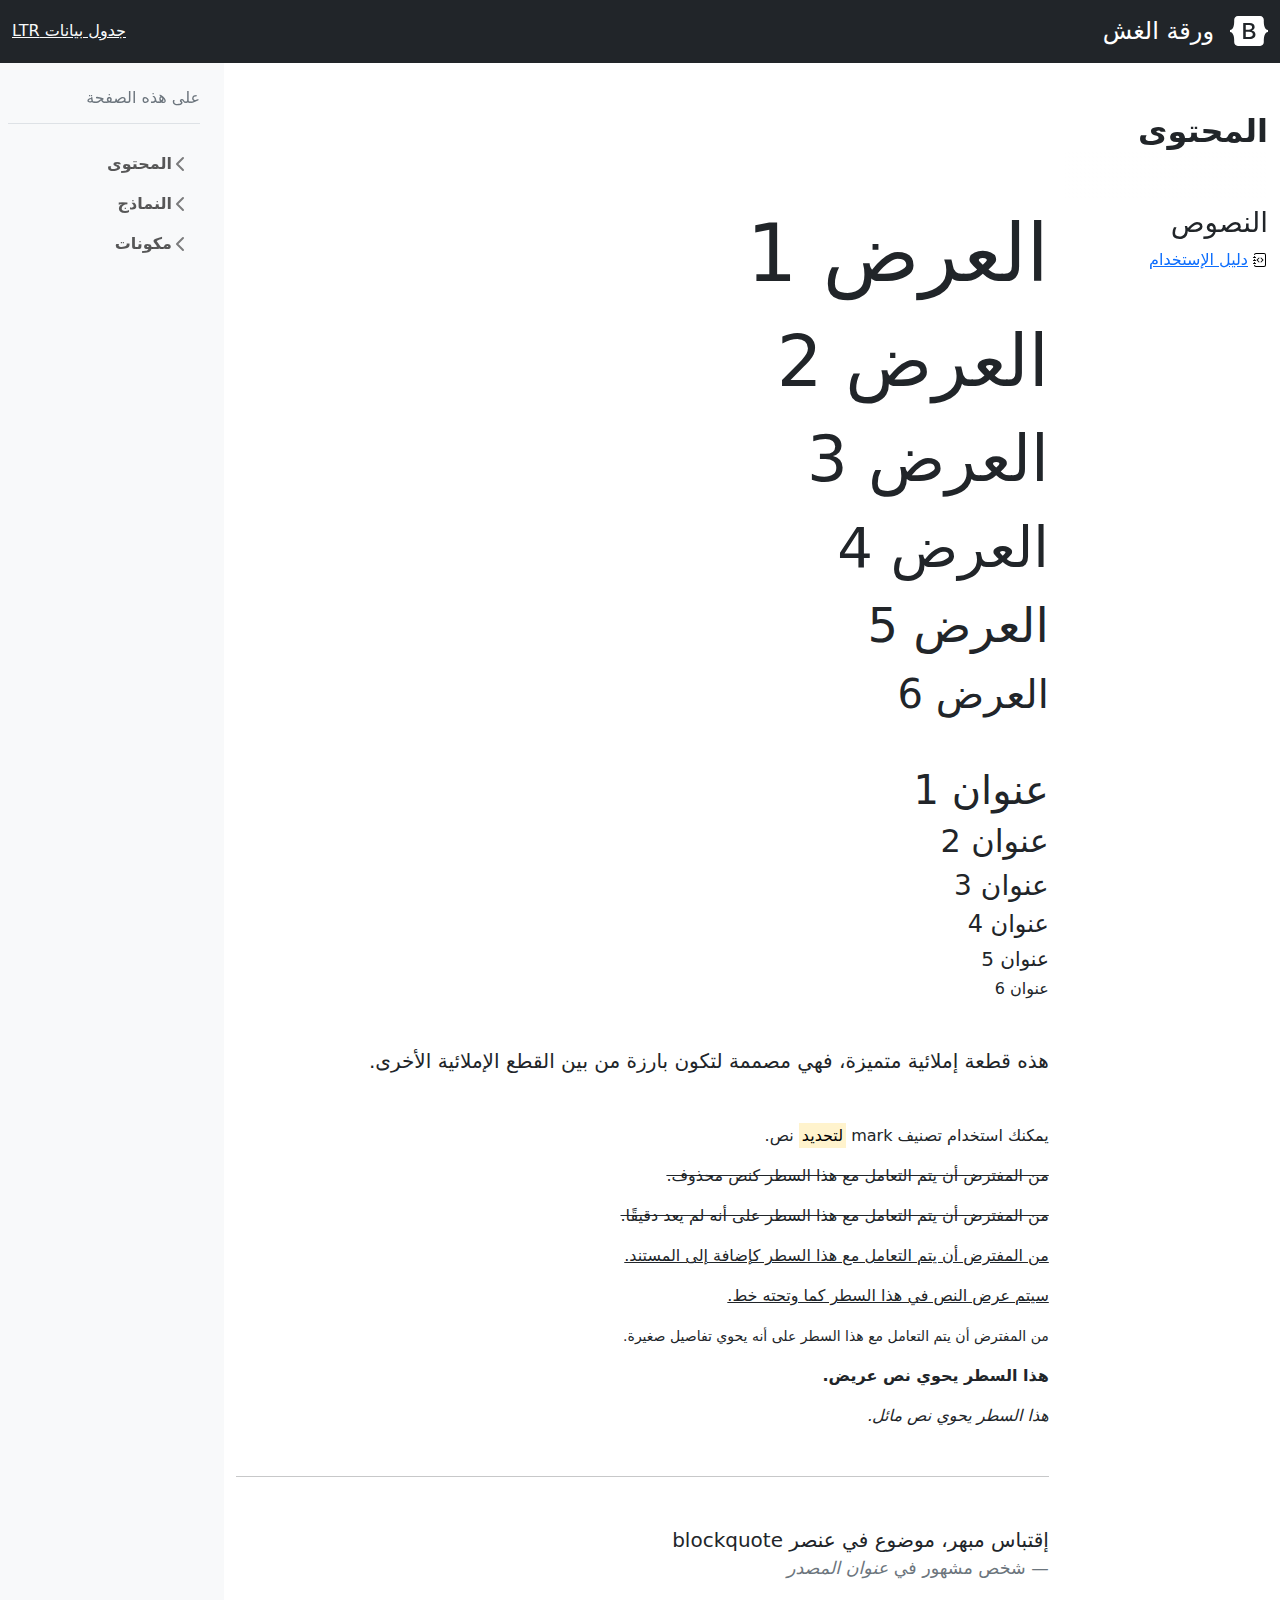
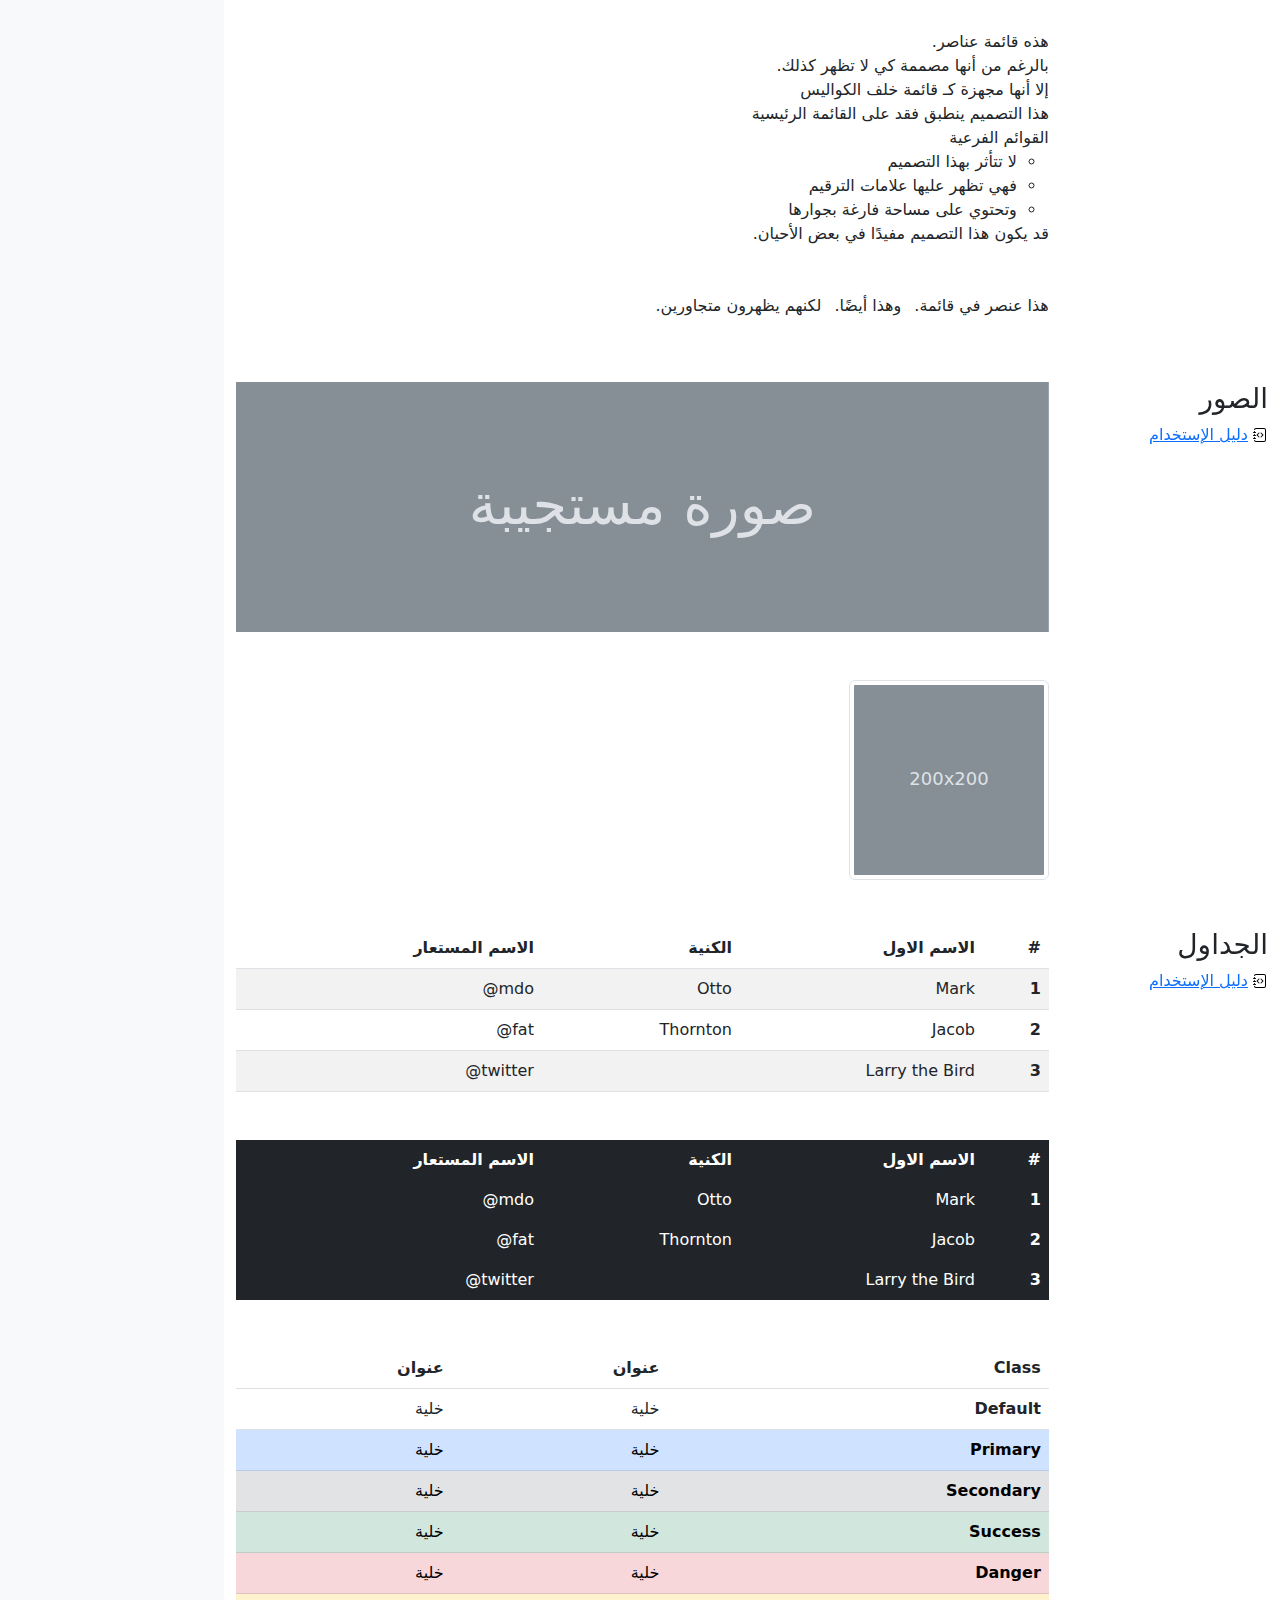
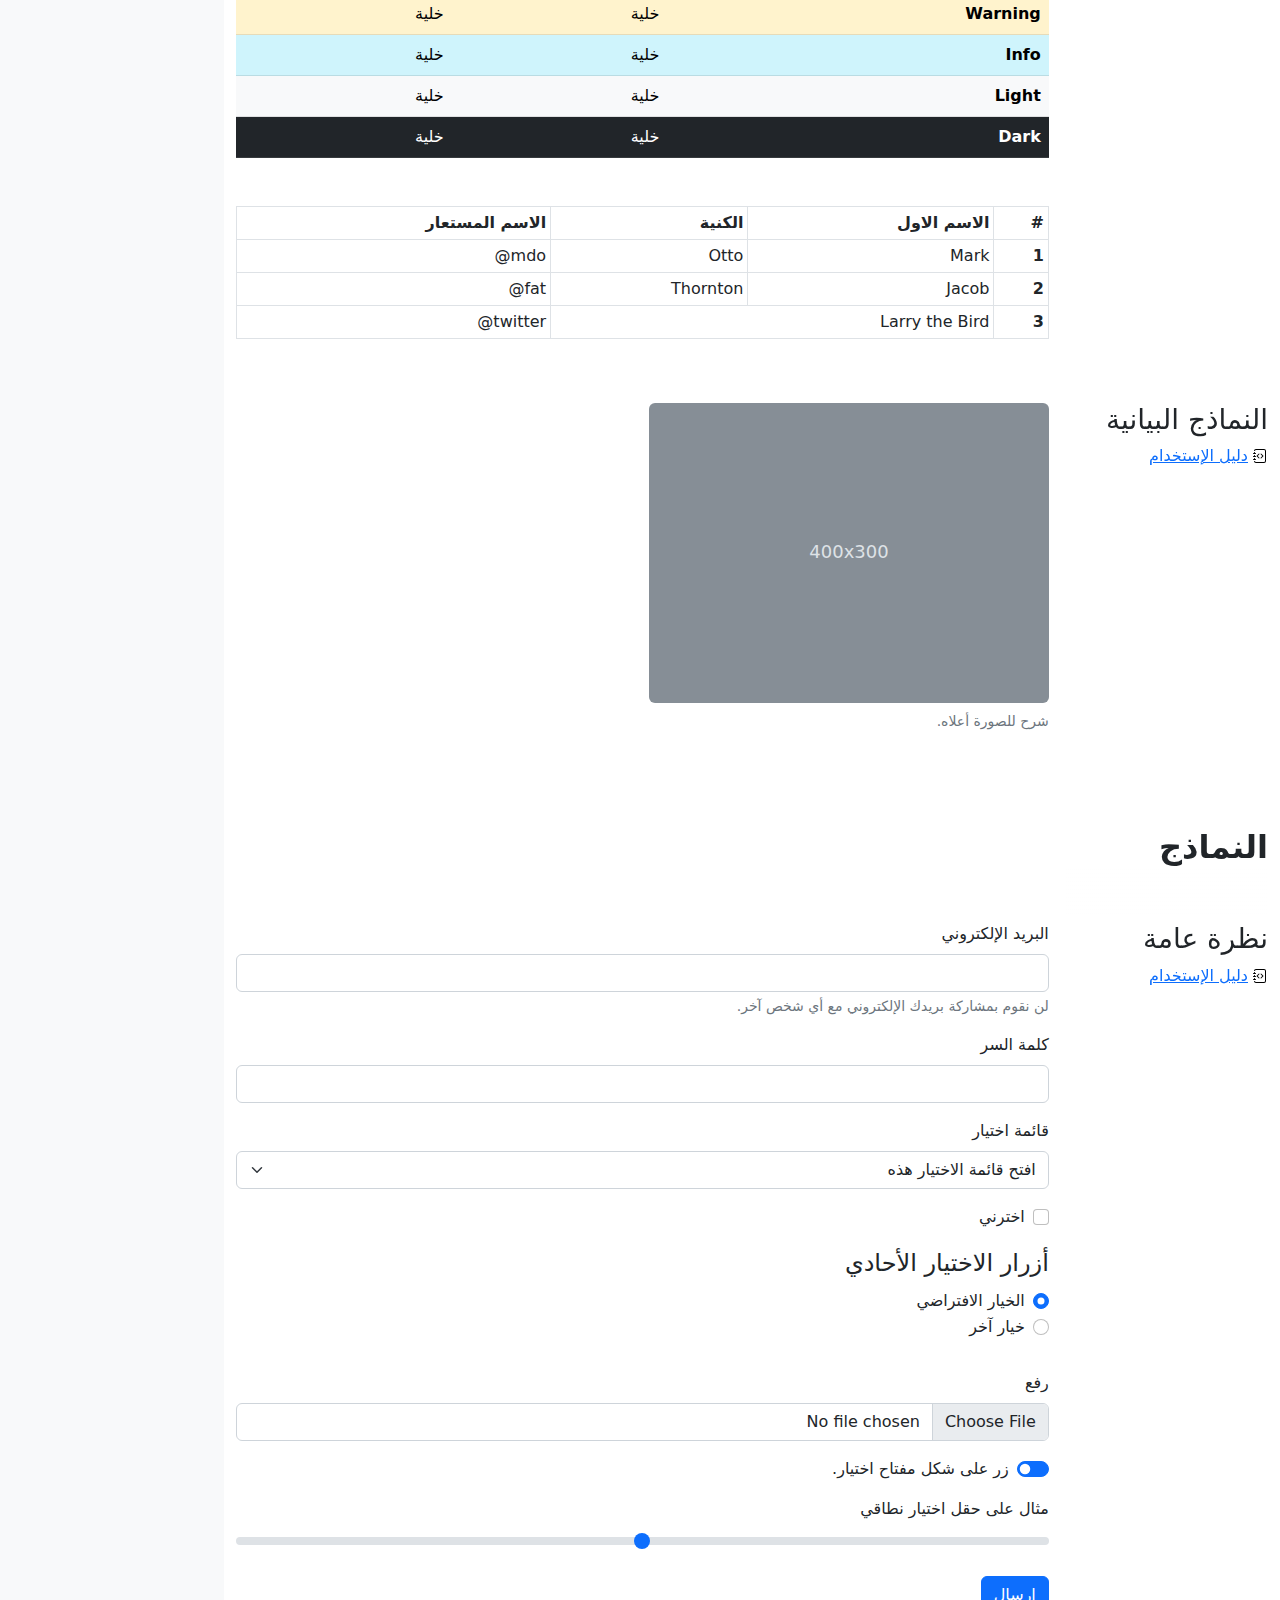
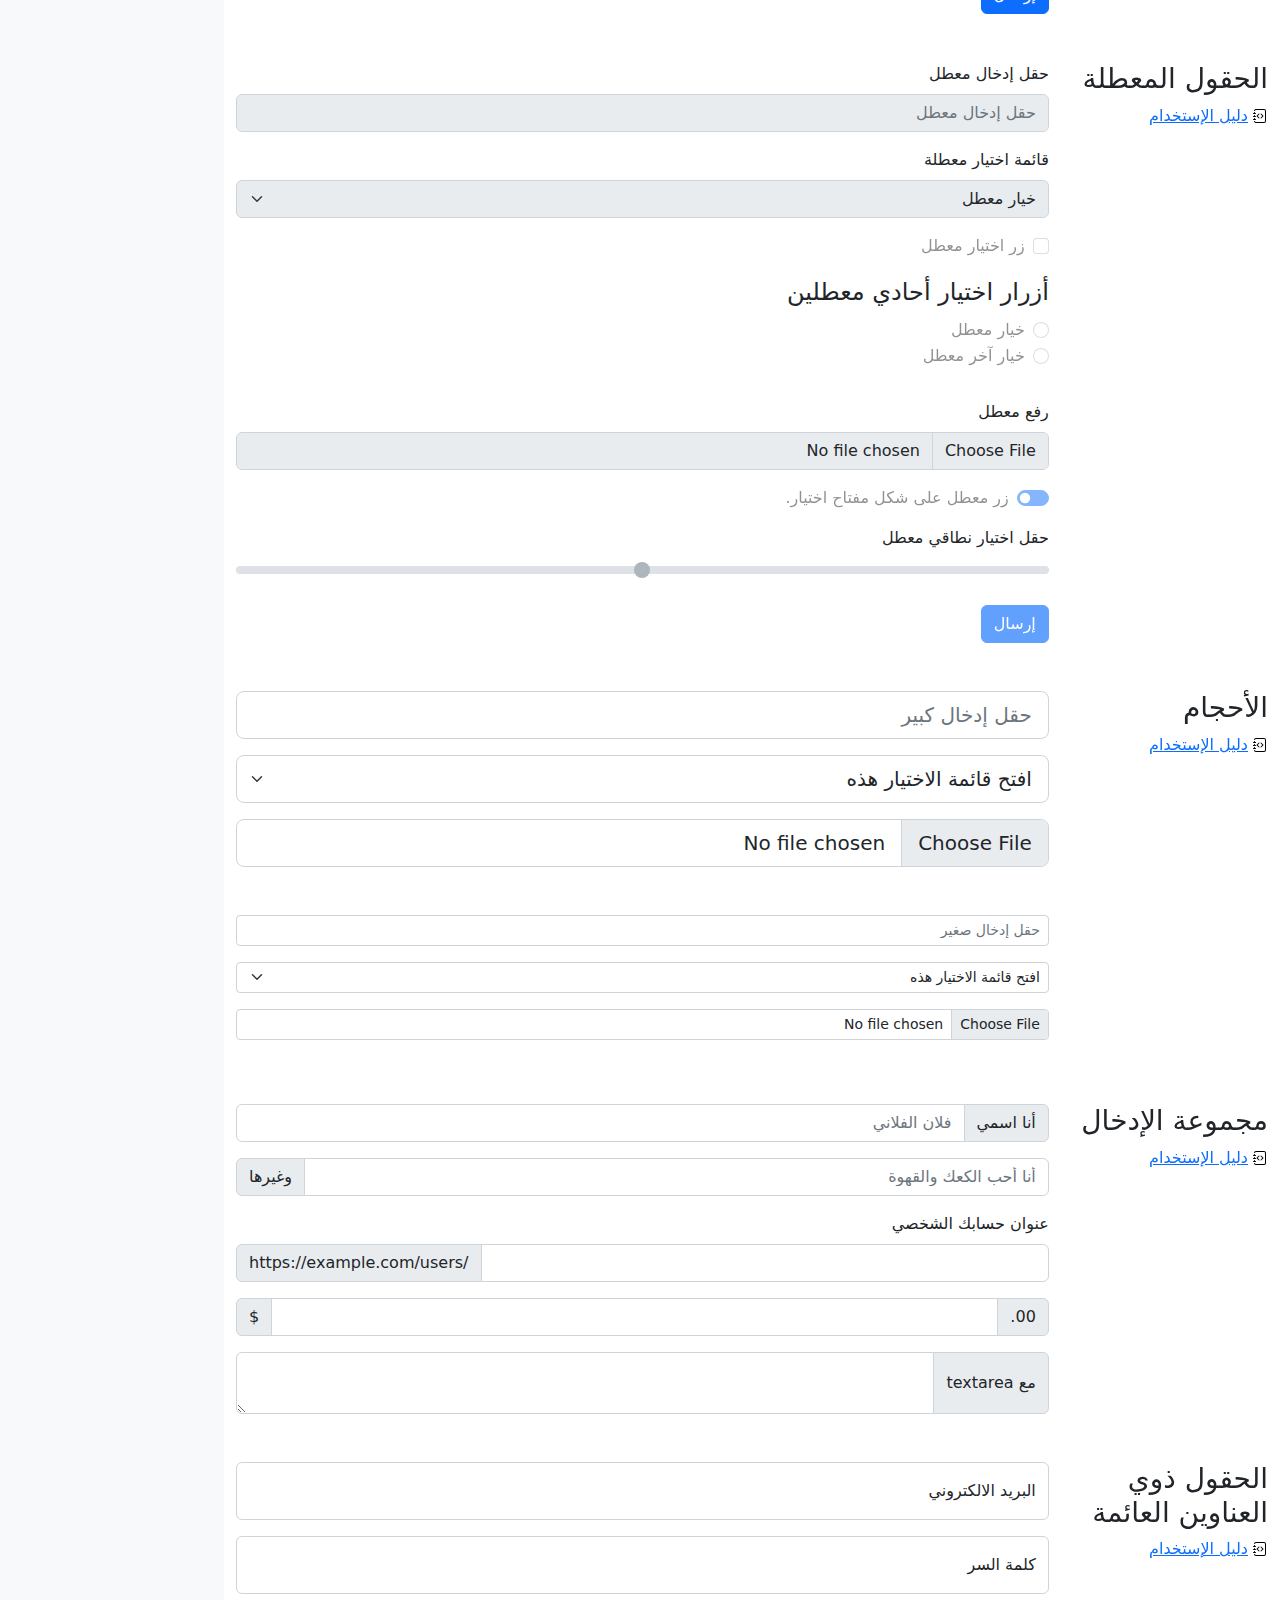
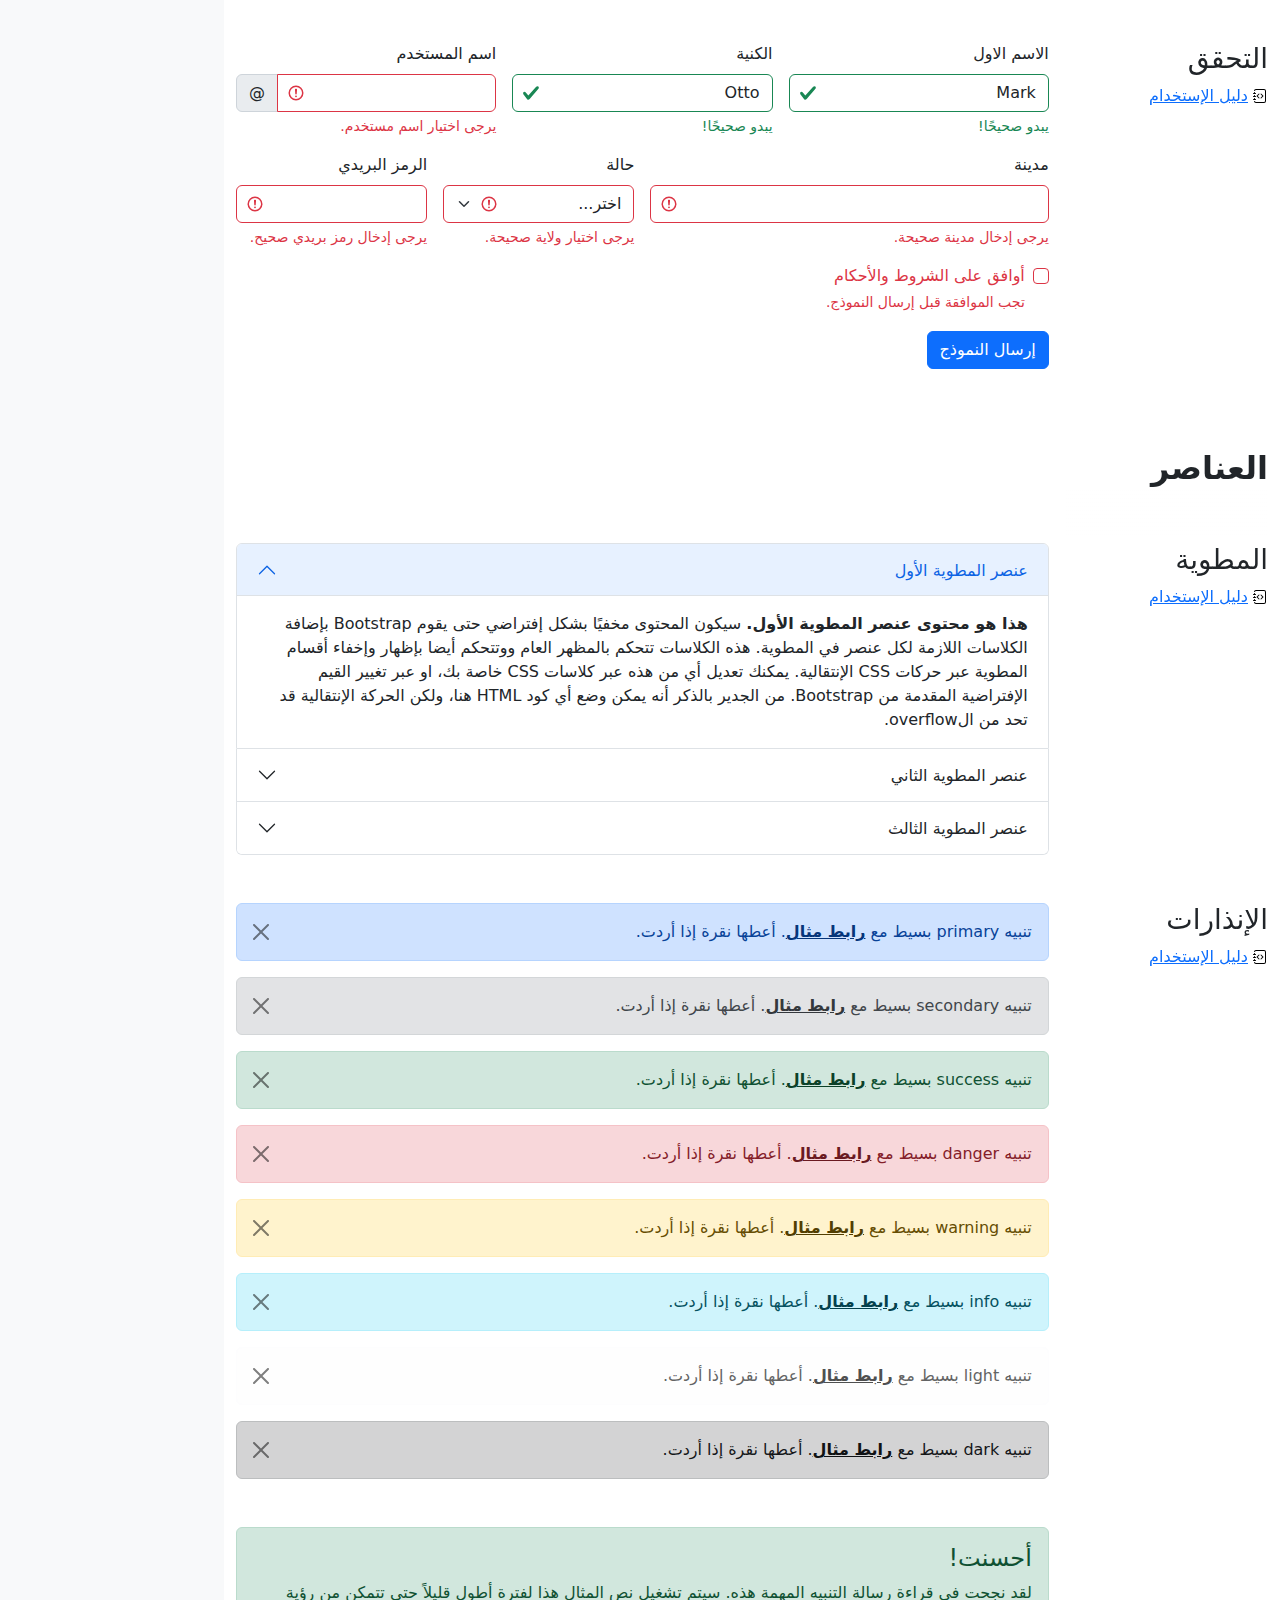
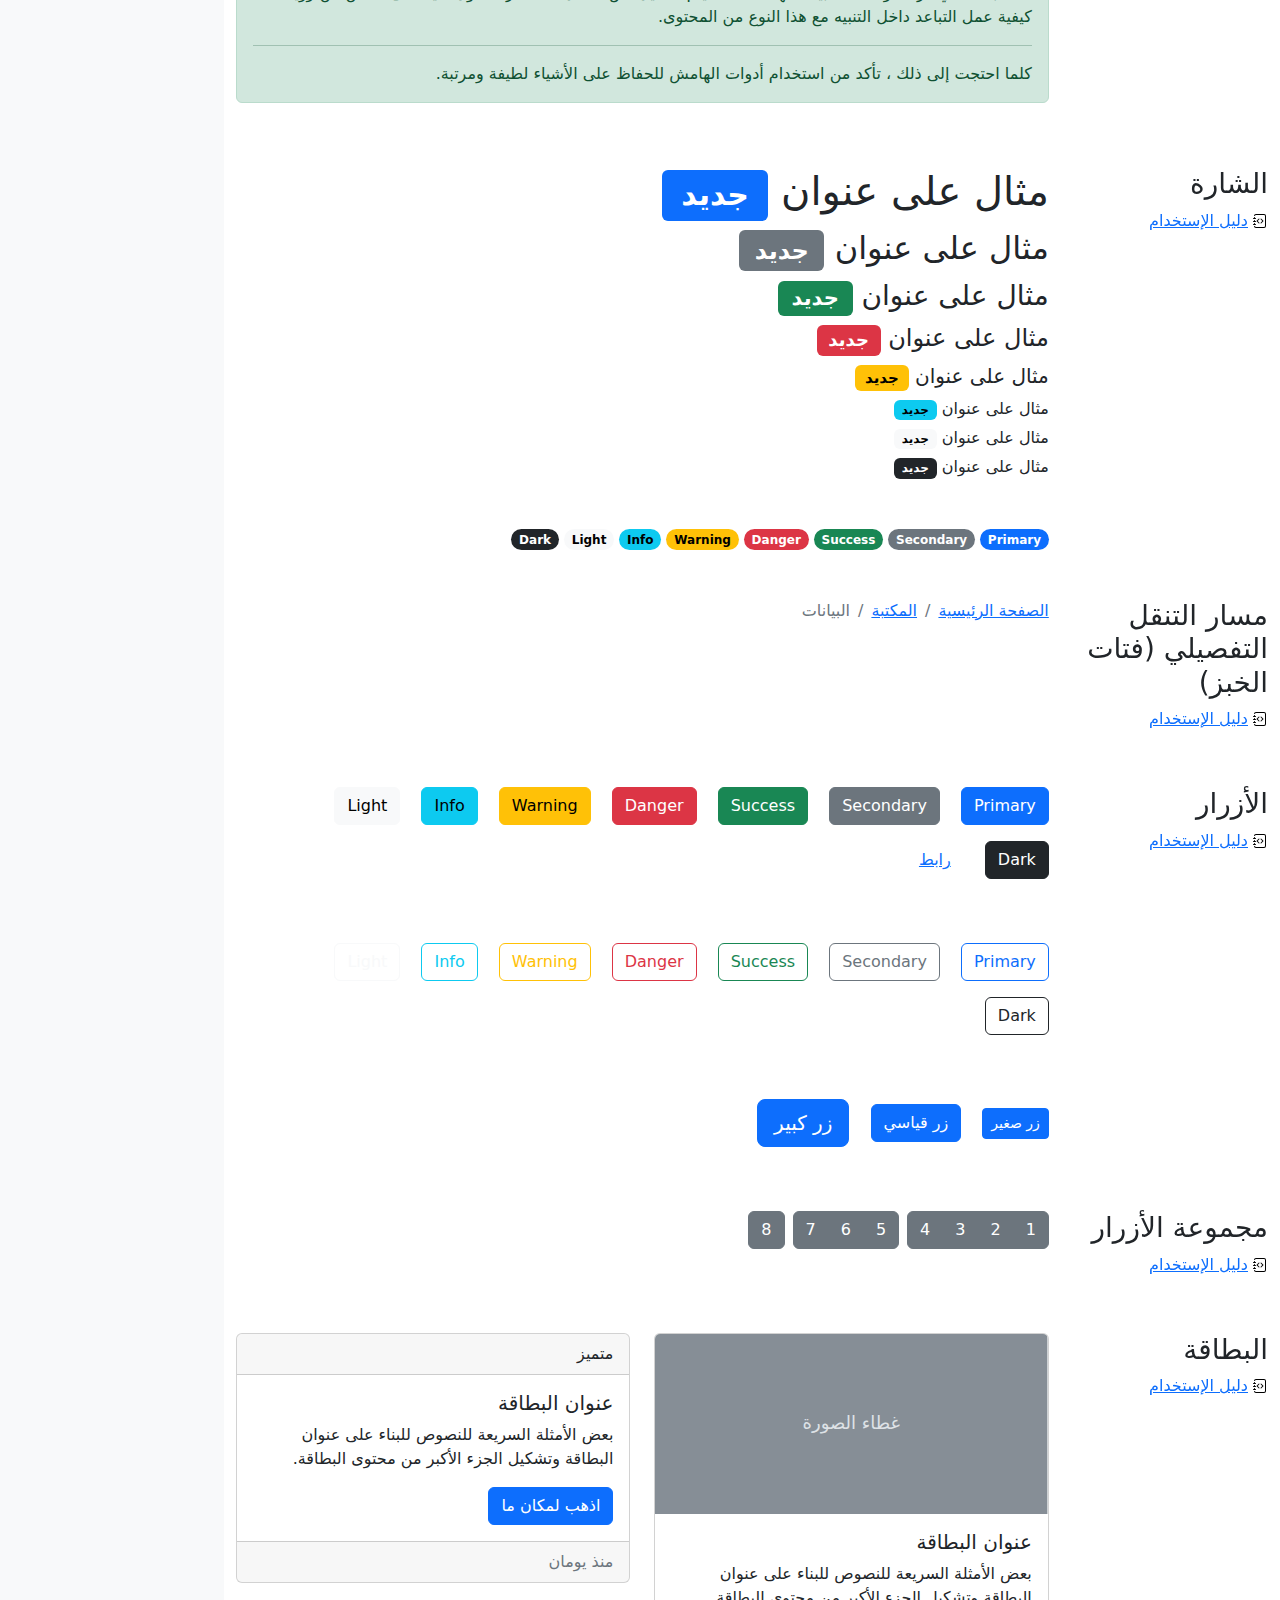
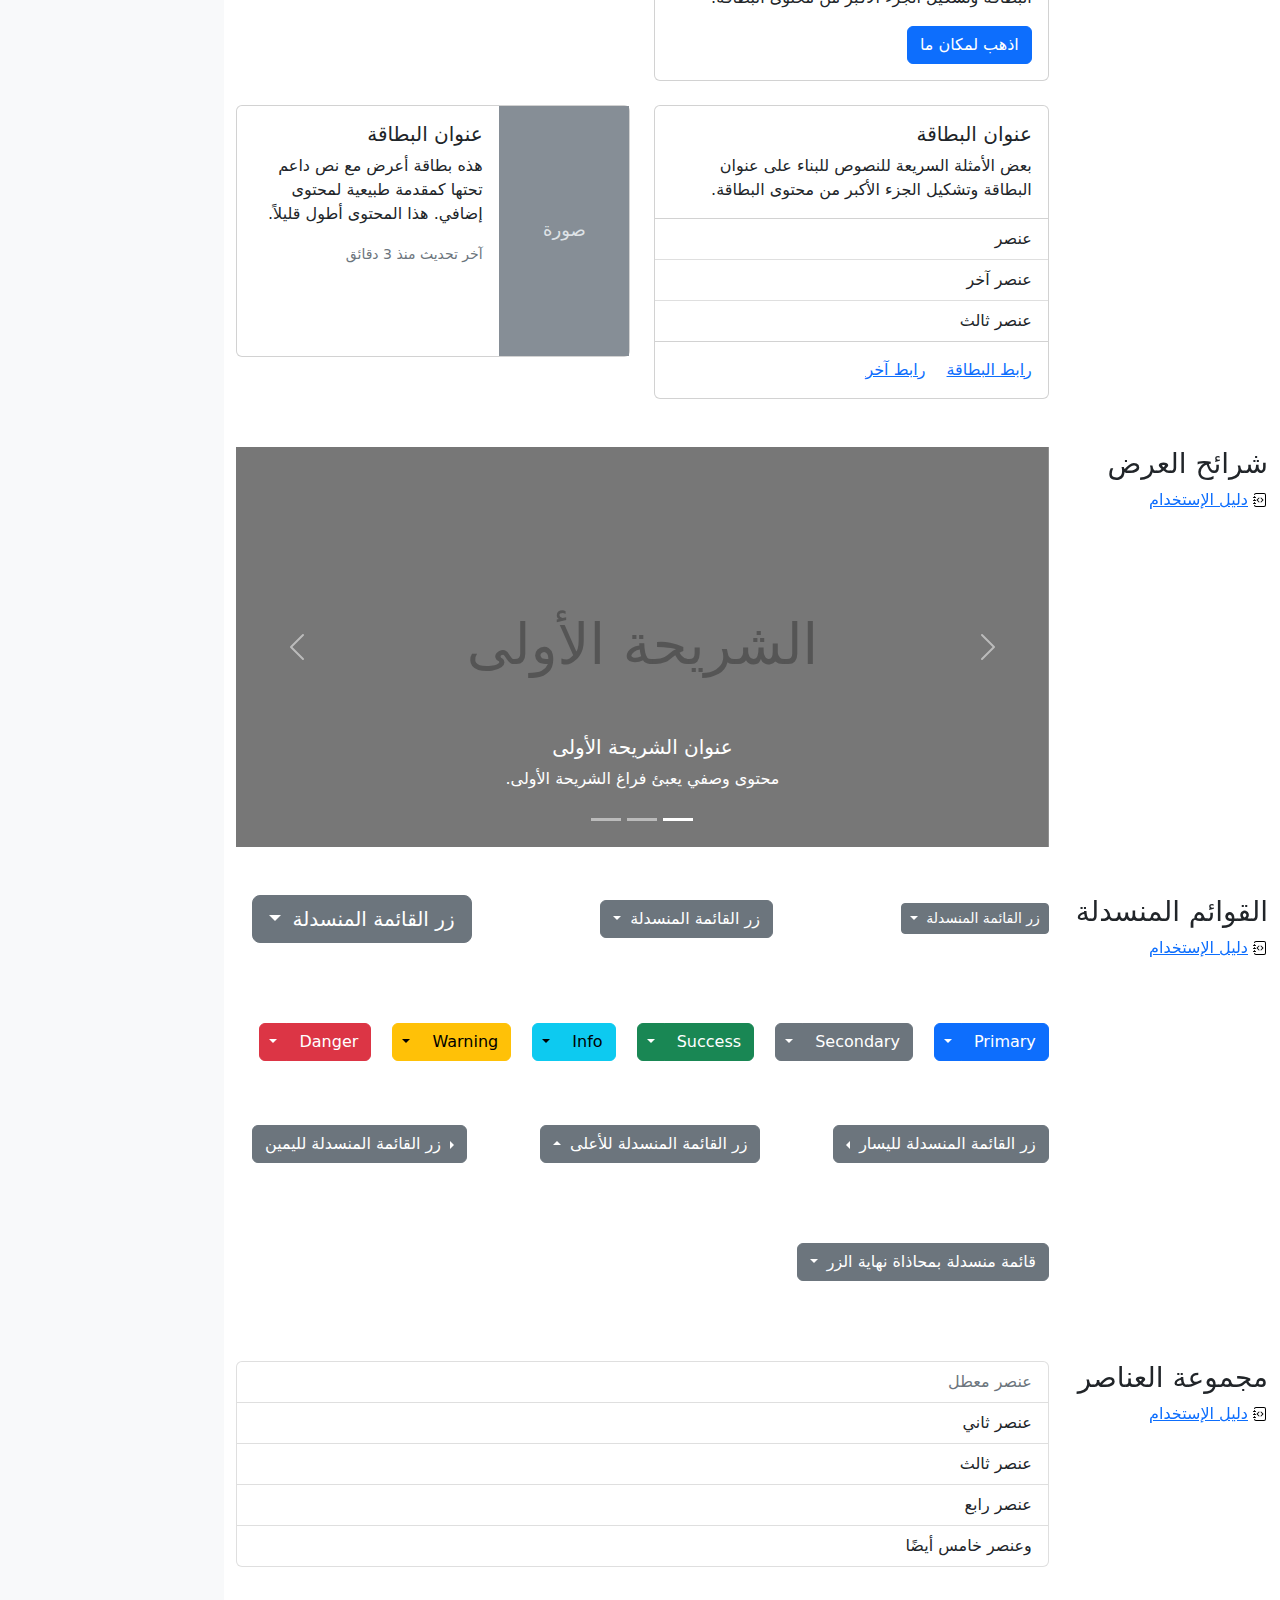
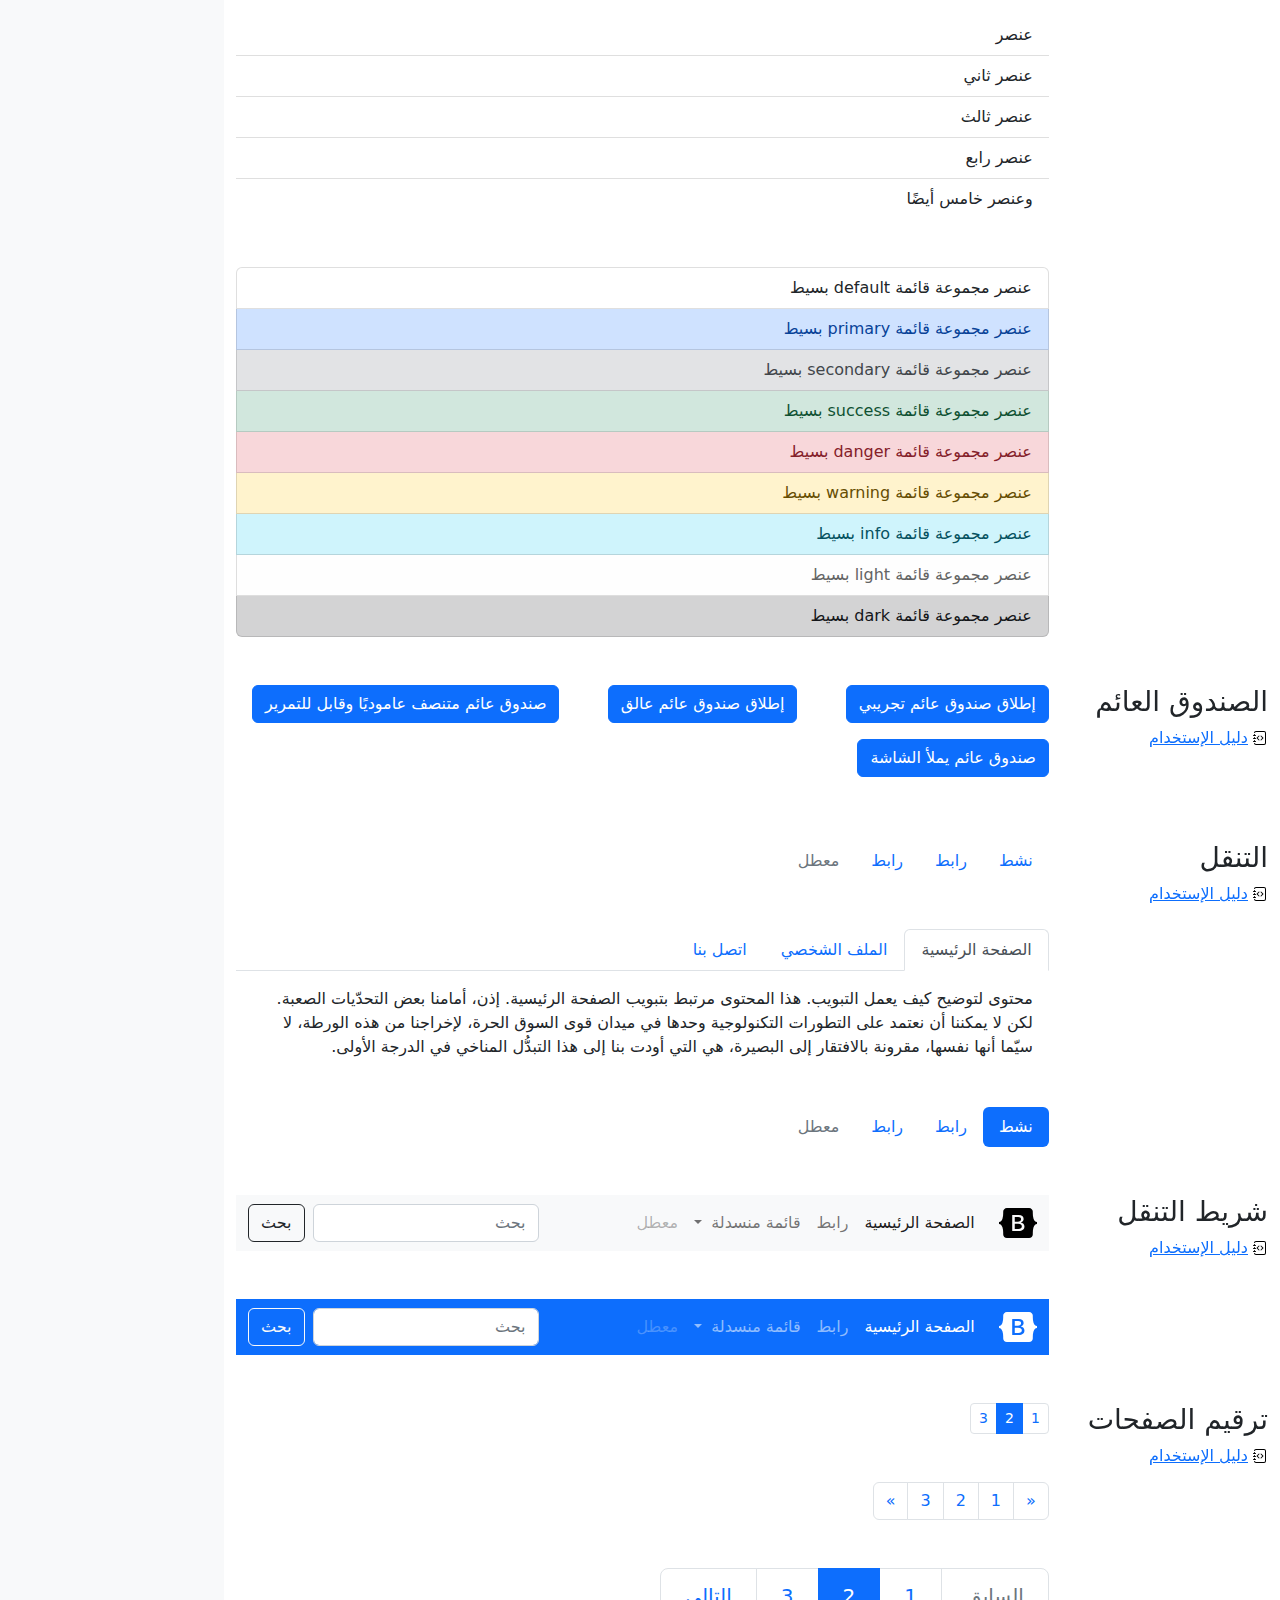
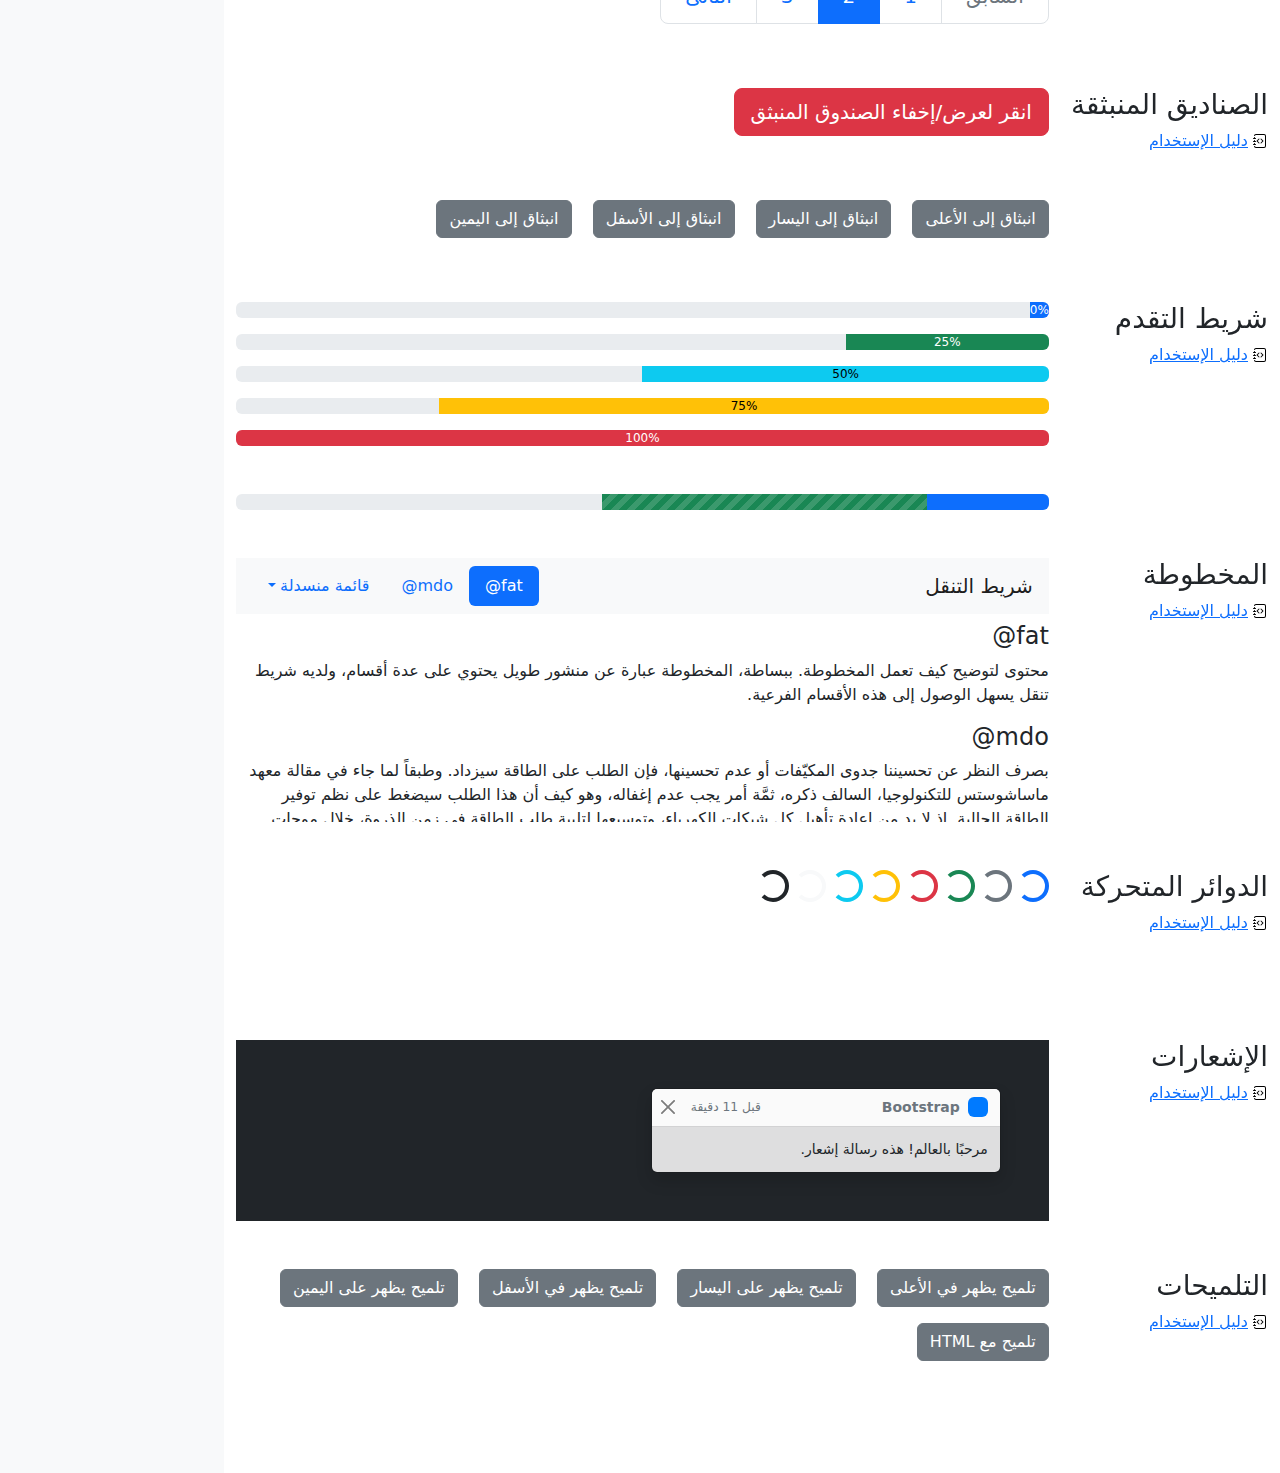
<file: bootstrap/cheatsheet-rtl/index.html>
<!doctype html>
<html lang="ar" dir="rtl">
  <head>
    <meta charset="utf-8">
    <meta name="viewport" content="width=device-width, initial-scale=1">
    <meta name="description" content="">
    <meta name="author" content="Mark Otto, Jacob Thornton, and Bootstrap contributors">
    <meta name="generator" content="Hugo 0.104.2">
    <title>ورقة الغش · Bootstrap v5.2</title>

    <link rel="canonical" href="https://getbootstrap.com/docs/5.2/examples/cheatsheet-rtl/">

    

    

<link href="../assets/dist/css/bootstrap.rtl.min.css" rel="stylesheet">

    <style>
      .bd-placeholder-img {
        font-size: 1.125rem;
        text-anchor: middle;
        -webkit-user-select: none;
        -moz-user-select: none;
        user-select: none;
      }

      @media (min-width: 768px) {
        .bd-placeholder-img-lg {
          font-size: 3.5rem;
        }
      }

      .b-example-divider {
        height: 3rem;
        background-color: rgba(0, 0, 0, .1);
        border: solid rgba(0, 0, 0, .15);
        border-width: 1px 0;
        box-shadow: inset 0 .5em 1.5em rgba(0, 0, 0, .1), inset 0 .125em .5em rgba(0, 0, 0, .15);
      }

      .b-example-vr {
        flex-shrink: 0;
        width: 1.5rem;
        height: 100vh;
      }

      .bi {
        vertical-align: -.125em;
        fill: currentColor;
      }

      .nav-scroller {
        position: relative;
        z-index: 2;
        height: 2.75rem;
        overflow-y: hidden;
      }

      .nav-scroller .nav {
        display: flex;
        flex-wrap: nowrap;
        padding-bottom: 1rem;
        margin-top: -1px;
        overflow-x: auto;
        text-align: center;
        white-space: nowrap;
        -webkit-overflow-scrolling: touch;
      }
    </style>

    
    <!-- Custom styles for this template -->
    <link href="../cheatsheet/cheatsheet.rtl.css" rel="stylesheet">
  </head>
  <body class="bg-light">
    
<header class="bd-header bg-dark py-3 d-flex align-items-stretch border-bottom border-dark">
  <div class="container-fluid d-flex align-items-center">
    <h1 class="d-flex align-items-center fs-4 text-white mb-0">
      <img src="../assets/brand/bootstrap-logo-white.svg" width="38" height="30" class="me-3" alt="Bootstrap">
      ورقة الغش
    </h1>
    <a href="../examples/cheatsheet/" class="ms-auto link-light" hreflang="en">جدول بيانات LTR</a>
  </div>
</header>
<aside class="bd-aside sticky-xl-top text-muted align-self-start mb-3 mb-xl-5 px-2">
  <h2 class="h6 pt-4 pb-3 mb-4 border-bottom">على هذه الصفحة</h2>
  <nav class="small" id="toc">
    <ul class="list-unstyled">
      <li class="my-2">
        <button class="btn d-inline-flex align-items-center collapsed border-0" data-bs-toggle="collapse" aria-expanded="false" data-bs-target="#contents-collapse" aria-controls="contents-collapse">المحتوى</button>
        <ul class="list-unstyled ps-3 collapse" id="contents-collapse">
          <li><a class="d-inline-flex align-items-center rounded text-decoration-none" href="#typography">النصوص</a></li>
          <li><a class="d-inline-flex align-items-center rounded text-decoration-none" href="#images">الصور</a></li>
          <li><a class="d-inline-flex align-items-center rounded text-decoration-none" href="#tables">الجداول</a></li>
          <li><a class="d-inline-flex align-items-center rounded text-decoration-none" href="#figures">النماذج البيانية</a></li>
        </ul>
      </li>
      <li class="my-2">
        <button class="btn d-inline-flex align-items-center collapsed border-0" data-bs-toggle="collapse" aria-expanded="false" data-bs-target="#forms-collapse" aria-controls="forms-collapse">النماذج</button>
        <ul class="list-unstyled ps-3 collapse" id="forms-collapse">
          <li><a class="d-inline-flex align-items-center rounded text-decoration-none" href="#overview">نظرة عامة</a></li>
          <li><a class="d-inline-flex align-items-center rounded text-decoration-none" href="#disabled-forms">الحقول المعطلة</a></li>
          <li><a class="d-inline-flex align-items-center rounded text-decoration-none" href="#sizing">الأحجام</a></li>
          <li><a class="d-inline-flex align-items-center rounded text-decoration-none" href="#input-group">مجموعة الإدخال</a></li>
          <li><a class="d-inline-flex align-items-center rounded text-decoration-none" href="#floating-labels">الحقول ذوي العناوين العائمة</a></li>
          <li><a class="d-inline-flex align-items-center rounded text-decoration-none" href="#validation">التحقق</a></li>
        </ul>
      </li>
      <li class="my-2">
        <button class="btn d-inline-flex align-items-center collapsed border-0" data-bs-toggle="collapse" aria-expanded="false" data-bs-target="#components-collapse" aria-controls="components-collapse">مكونات</button>
        <ul class="list-unstyled ps-3 collapse" id="components-collapse">
          <li><a class="d-inline-flex align-items-center rounded text-decoration-none" href="#accordion">المطوية</a></li>
          <li><a class="d-inline-flex align-items-center rounded text-decoration-none" href="#alerts">الإنذارات</a></li>
          <li><a class="d-inline-flex align-items-center rounded text-decoration-none" href="#badge">الشارة</a></li>
          <li><a class="d-inline-flex align-items-center rounded text-decoration-none" href="#breadcrumb">مسار التنقل التفصيلي</a></li>
          <li><a class="d-inline-flex align-items-center rounded text-decoration-none" href="#buttons">الأزرار</a></li>
          <li><a class="d-inline-flex align-items-center rounded text-decoration-none" href="#button-group">مجموعة الأزرار</a></li>
          <li><a class="d-inline-flex align-items-center rounded text-decoration-none" href="#card">البطاقة</a></li>
          <li><a class="d-inline-flex align-items-center rounded text-decoration-none" href="#carousel">شرائح العرض</a></li>
          <li><a class="d-inline-flex align-items-center rounded text-decoration-none" href="#dropdowns">القوائم المنسدلة</a></li>
          <li><a class="d-inline-flex align-items-center rounded text-decoration-none" href="#list-group">مجموعة العناصر</a></li>
          <li><a class="d-inline-flex align-items-center rounded text-decoration-none" href="#modal">الصندوق العائم</a></li>
          <li><a class="d-inline-flex align-items-center rounded text-decoration-none" href="#navs">التنقل</a></li>
          <li><a class="d-inline-flex align-items-center rounded text-decoration-none" href="#navbar">شريط التنقل</a></li>
          <li><a class="d-inline-flex align-items-center rounded text-decoration-none" href="#pagination">ترقيم الصفحات</a></li>
          <li><a class="d-inline-flex align-items-center rounded text-decoration-none" href="#popovers">الصناديق المنبثقة</a></li>
          <li><a class="d-inline-flex align-items-center rounded text-decoration-none" href="#progress">شريط التقدم</a></li>
          <li><a class="d-inline-flex align-items-center rounded text-decoration-none" href="#scrollspy">المخطوطة</a></li>
          <li><a class="d-inline-flex align-items-center rounded text-decoration-none" href="#spinners">الدوائر المتحركة</a></li>
          <li><a class="d-inline-flex align-items-center rounded text-decoration-none" href="#toasts">الإشعارات</a></li>
          <li><a class="d-inline-flex align-items-center rounded text-decoration-none" href="#tooltips">التلميحات</a></li>
        </ul>
      </li>
    </ul>
  </nav>
</aside>
<div class="bd-cheatsheet container-fluid bg-body">
  <section id="content">
    <h2 class="sticky-xl-top fw-bold pt-3 pt-xl-5 pb-2 pb-xl-3">المحتوى</h2>

    <article class="my-3" id="typography">
      <div class="bd-heading sticky-xl-top align-self-start mt-5 mb-3 mt-xl-0 mb-xl-2">
        <h3>النصوص</h3>
        <a class="d-flex align-items-center" hreflang="en" href="../content/typography/">دليل الإستخدام</a>
      </div>

      <div>
        <div class="bd-example-snippet bd-code-snippet"><div class="bd-example">
        <p class="display-1">العرض 1</p>
        <p class="display-2">العرض 2</p>
        <p class="display-3">العرض 3</p>
        <p class="display-4">العرض 4</p>
        <p class="display-5">العرض 5</p>
        <p class="display-6">العرض 6</p>
        </div></div>


        <div class="bd-example-snippet bd-code-snippet"><div class="bd-example">
        <p class="h1">عنوان 1</p>
        <p class="h2">عنوان 2</p>
        <p class="h3">عنوان 3</p>
        <p class="h4">عنوان 4</p>
        <p class="h5">عنوان 5</p>
        <p class="h6">عنوان 6</p>
        </div></div>


        <div class="bd-example-snippet bd-code-snippet"><div class="bd-example">
        <p class="lead">
          هذه قطعة إملائية متميزة، فهي مصممة لتكون بارزة من بين القطع الإملائية الأخرى.
        </p>
        </div></div>


        <div class="bd-example-snippet bd-code-snippet"><div class="bd-example">
        <p>يمكنك استخدام تصنيف mark <mark>لتحديد</mark> نص.</p>
        <p><del>من المفترض أن يتم التعامل مع هذا السطر كنص محذوف.</del></p>
        <p><s>من المفترض أن يتم التعامل مع هذا السطر على أنه لم يعد دقيقًا.</s></p>
        <p><ins>من المفترض أن يتم التعامل مع هذا السطر كإضافة إلى المستند.</ins></p>
        <p><u>سيتم عرض النص في هذا السطر كما وتحته خط.</u></p>
        <p><small>من المفترض أن يتم التعامل مع هذا السطر على أنه يحوي تفاصيل صغيرة.</small></p>
        <p><strong>هذا السطر يحوي نص عريض.</strong></p>
        <p><em>هذا السطر يحوي نص مائل.</em></p>
        </div></div>


        <div class="bd-example-snippet bd-code-snippet"><div class="bd-example">
        <hr>
        </div></div>


        <div class="bd-example-snippet bd-code-snippet"><div class="bd-example">
        <blockquote class="blockquote">
          <p>إقتباس مبهر، موضوع في عنصر blockquote</p>
          <footer class="blockquote-footer">شخص مشهور في <cite title= "عنوان المصدر"> عنوان المصدر </cite></footer>
        </blockquote>
        </div></div>


        <div class="bd-example-snippet bd-code-snippet"><div class="bd-example">
        <ul class="list-unstyled">
          <li>هذه قائمة عناصر.</li>
          <li>بالرغم من أنها مصممة كي لا تظهر كذلك.</li>
          <li>إلا أنها مجهزة كـ قائمة خلف الكواليس</li>
          <li>هذا التصميم ينطبق فقد على القائمة الرئيسية</li>
          <li>القوائم الفرعية
            <ul>
              <li>لا تتأثر بهذا التصميم</li>
              <li>فهي تظهر عليها علامات الترقيم</li>
              <li>وتحتوي على مساحة فارغة بجوارها</li>
            </ul>
          </li>
          <li>قد يكون هذا التصميم مفيدًا في بعض الأحيان.</li>
        </ul>
        </div></div>


        <div class="bd-example-snippet bd-code-snippet"><div class="bd-example">
        <ul class="list-inline">
          <li class="list-inline-item">هذا عنصر في قائمة.</li>
          <li class="list-inline-item">وهذا أيضًا.</li>
          <li class="list-inline-item">لكنهم يظهرون متجاورين.</li>
        </ul>
        </div></div>

      </div>
    </article>
    <article class="my-3" id="images">
      <div class="bd-heading sticky-xl-top align-self-start mt-5 mb-3 mt-xl-0 mb-xl-2">
        <h3>الصور</h3>
        <a class="d-flex align-items-center" hreflang="en" href="../content/images/">دليل الإستخدام</a>
      </div>

      <div>
        <div class="bd-example-snippet bd-code-snippet"><div class="bd-example">
        <svg class="bd-placeholder-img bd-placeholder-img-lg img-fluid" width="100%" height="250" xmlns="http://www.w3.org/2000/svg" role="img" aria-label="Placeholder: صورة مستجيبة" preserveAspectRatio="xMidYMid slice" focusable="false"><title>Placeholder</title><rect width="100%" height="100%" fill="#868e96"/><text x="50%" y="50%" fill="#dee2e6" dy=".3em">صورة مستجيبة</text></svg>

        </div></div>


        <div class="bd-example-snippet bd-code-snippet"><div class="bd-example">
        <svg class="bd-placeholder-img img-thumbnail" width="200" height="200" xmlns="http://www.w3.org/2000/svg" role="img" aria-label="صورة عنصر نائب مربع عام مع حدود بيضاء حولها ، مما يجعلها تشبه صورة تم التقاطها بكاميرا فورية قديمة: 200x200" preserveAspectRatio="xMidYMid slice" focusable="false"><title>صورة عنصر نائب مربع عام مع حدود بيضاء حولها ، مما يجعلها تشبه صورة تم التقاطها بكاميرا فورية قديمة</title><rect width="100%" height="100%" fill="#868e96"/><text x="50%" y="50%" fill="#dee2e6" dy=".3em">200x200</text></svg>

        </div></div>

      </div>
    </article>
    <article class="my-3" id="tables">
      <div class="bd-heading sticky-xl-top align-self-start mt-5 mb-3 mt-xl-0 mb-xl-2">
        <h3>الجداول</h3>
        <a class="d-flex align-items-center" hreflang="en" href="../content/tables/">دليل الإستخدام</a>
      </div>

      <div>
        <div class="bd-example-snippet bd-code-snippet"><div class="bd-example">
        <table class="table table-striped">
          <thead>
          <tr>
            <th scope="col">#</th>
            <th scope="col">الاسم الاول</th>
            <th scope="col">الكنية</th>
            <th scope="col">الاسم المستعار</th>
          </tr>
          </thead>
          <tbody>
          <tr>
            <th scope="row">1</th>
            <td>Mark</td>
            <td>Otto</td>
            <td><bdo lang="en" dir="ltr">@mdo</bdo></td>
          </tr>
          <tr>
            <th scope="row">2</th>
            <td>Jacob</td>
            <td>Thornton</td>
            <td><bdo lang="en" dir="ltr">@fat</bdo></td>
          </tr>
          <tr>
            <th scope="row">3</th>
            <td colspan="2">Larry the Bird</td>
            <td><bdo lang="en" dir="ltr">@twitter</bdo></td>
          </tr>
          </tbody>
        </table>
        </div></div>


        <div class="bd-example-snippet bd-code-snippet"><div class="bd-example">
        <table class="table table-dark table-borderless">
          <thead>
          <tr>
            <th scope="col">#</th>
            <th scope="col">الاسم الاول</th>
            <th scope="col">الكنية</th>
            <th scope="col">الاسم المستعار</th>
          </tr>
          </thead>
          <tbody>
          <tr>
            <th scope="row">1</th>
            <td>Mark</td>
            <td>Otto</td>
            <td><bdo lang="en" dir="ltr">@mdo</bdo></td>
          </tr>
          <tr>
            <th scope="row">2</th>
            <td>Jacob</td>
            <td>Thornton</td>
            <td><bdo lang="en" dir="ltr">@fat</bdo></td>
          </tr>
          <tr>
            <th scope="row">3</th>
            <td colspan="2">Larry the Bird</td>
            <td><bdo lang="en" dir="ltr">@twitter</bdo></td>
          </tr>
          </tbody>
        </table>
        </div></div>


        <div class="bd-example-snippet bd-code-snippet"><div class="bd-example">
        <table class="table table-hover">
          <thead>
          <tr>
            <th scope="col">Class</th>
            <th scope="col">عنوان</th>
            <th scope="col">عنوان</th>
          </tr>
          </thead>
          <tbody>
          <tr>
            <th scope="row">Default</th>
            <td>خلية</td>
            <td>خلية</td>
          </tr>
          
          <tr class="table-primary">
            <th scope="row">Primary</th>
            <td>خلية</td>
            <td>خلية</td>
          </tr>
          <tr class="table-secondary">
            <th scope="row">Secondary</th>
            <td>خلية</td>
            <td>خلية</td>
          </tr>
          <tr class="table-success">
            <th scope="row">Success</th>
            <td>خلية</td>
            <td>خلية</td>
          </tr>
          <tr class="table-danger">
            <th scope="row">Danger</th>
            <td>خلية</td>
            <td>خلية</td>
          </tr>
          <tr class="table-warning">
            <th scope="row">Warning</th>
            <td>خلية</td>
            <td>خلية</td>
          </tr>
          <tr class="table-info">
            <th scope="row">Info</th>
            <td>خلية</td>
            <td>خلية</td>
          </tr>
          <tr class="table-light">
            <th scope="row">Light</th>
            <td>خلية</td>
            <td>خلية</td>
          </tr>
          <tr class="table-dark">
            <th scope="row">Dark</th>
            <td>خلية</td>
            <td>خلية</td>
          </tr>
          </tbody>
        </table>
        </div></div>


        <div class="bd-example-snippet bd-code-snippet"><div class="bd-example">
        <table class="table table-sm table-bordered">
          <thead>
          <tr>
            <th scope="col">#</th>
            <th scope="col">الاسم الاول</th>
            <th scope="col">الكنية</th>
            <th scope="col">الاسم المستعار</th>
          </tr>
          </thead>
          <tbody>
          <tr>
            <th scope="row">1</th>
            <td>Mark</td>
            <td>Otto</td>
            <td><bdo lang="en" dir="ltr">@mdo</bdo></td>
          </tr>
          <tr>
            <th scope="row">2</th>
            <td>Jacob</td>
            <td>Thornton</td>
            <td><bdo lang="en" dir="ltr">@fat</bdo></td>
          </tr>
          <tr>
            <th scope="row">3</th>
            <td colspan="2">Larry the Bird</td>
            <td><bdo lang="en" dir="ltr">@twitter</bdo></td>
          </tr>
          </tbody>
        </table>
        </div></div>

      </div>
    </article>
    <article class="my-3" id="figures">
      <div class="bd-heading sticky-xl-top align-self-start mt-5 mb-3 mt-xl-0 mb-xl-2">
        <h3>النماذج البيانية</h3>
        <a class="d-flex align-items-center" hreflang="en" href="../content/figures/">دليل الإستخدام</a>
      </div>

      <div>
        <div class="bd-example-snippet bd-code-snippet"><div class="bd-example">
        <figure class="figure">
          <svg class="bd-placeholder-img figure-img img-fluid rounded" width="400" height="300" xmlns="http://www.w3.org/2000/svg" role="img" aria-label="Placeholder: 400x300" preserveAspectRatio="xMidYMid slice" focusable="false"><title>Placeholder</title><rect width="100%" height="100%" fill="#868e96"/><text x="50%" y="50%" fill="#dee2e6" dy=".3em">400x300</text></svg>

          <figcaption class="figure-caption">شرح للصورة أعلاه.</figcaption>
        </figure>
        </div></div>

      </div>
    </article>
  </section>

  <section id="forms">
    <h2 class="sticky-xl-top fw-bold pt-3 pt-xl-5 pb-2 pb-xl-3">النماذج</h2>

    <article class="my-3" id="overview">
      <div class="bd-heading sticky-xl-top align-self-start mt-5 mb-3 mt-xl-0 mb-xl-2">
        <h3>نظرة عامة</h3>
        <a class="d-flex align-items-center" hreflang="en" href="../forms/overview/">دليل الإستخدام</a>
      </div>

      <div>
        <div class="bd-example-snippet bd-code-snippet"><div class="bd-example">
        <form>
          <div class="mb-3">
            <label for="exampleInputEmail1" class="form-label">البريد الإلكتروني</label>
            <input type="email" class="form-control" id="exampleInputEmail1" aria-describedby="emailHelp">
            <div id="emailHelp" class="form-text">لن نقوم بمشاركة بريدك الإلكتروني مع أي شخص آخر.</div>
          </div>
          <div class="mb-3">
            <label for="exampleInputPassword1" class="form-label">كلمة السر</label>
            <input type="password" class="form-control" id="exampleInputPassword1">
          </div>
          <div class="mb-3">
            <label for="exampleSelect" class="form-label">قائمة اختيار</label>
            <select class="form-select" id="exampleSelect">
              <option selected>افتح قائمة الاختيار هذه</option>
              <option value="1">واحد</option>
              <option value="2">اثنان</option>
              <option value="3">ثلاثة</option>
            </select>
          </div>
          <div class="mb-3 form-check">
            <input type="checkbox" class="form-check-input" id="exampleCheck1">
            <label class="form-check-label" for="exampleCheck1">اخترني</label>
          </div>
          <fieldset class="mb-3">
            <legend>أزرار الاختيار الأحادي</legend>
            <div class="form-check">
              <input type="radio" name="radios" class="form-check-input" id="exampleRadio1" checked>
              <label class="form-check-label" for="exampleRadio1">الخيار الافتراضي</label>
            </div>
            <div class="mb-3 form-check">
              <input type="radio" name="radios" class="form-check-input" id="exampleRadio2">
              <label class="form-check-label" for="exampleRadio2">خيار آخر</label>
            </div>
          </fieldset>
          <div class="mb-3">
            <label class="form-label" for="customFile">رفع</label>
            <input type="file" class="form-control" id="customFile">
          </div>
          <div class="mb-3 form-check form-switch">
            <input class="form-check-input" type="checkbox" role="switch" id="flexSwitchCheckChecked" checked>
            <label class="form-check-label" for="flexSwitchCheckChecked">زر على شكل مفتاح اختيار.</label>
          </div>
          <div class="mb-3">
            <label for="customRange3" class="form-label">مثال على حقل اختيار نطاقي</label>
            <input type="range" class="form-range" min="0" max="5" step="0.5" id="customRange3">
          </div>
          <button type="submit" class="btn btn-primary">إرسال</button>
        </form>
        </div></div>

      </div>
    </article>
    <article class="my-3" id="disabled-forms">
      <div class="bd-heading sticky-xl-top align-self-start mt-5 mb-3 mt-xl-0 mb-xl-2">
        <h3>الحقول المعطلة</h3>
        <a class="d-flex align-items-center" hreflang="en" href="../forms/overview/#disabled-forms">دليل الإستخدام</a>
      </div>

      <div>
        <div class="bd-example-snippet bd-code-snippet"><div class="bd-example">
        <form>
          <fieldset disabled aria-label="مثال على مجموعة الحقول المعطلة">
            <div class="mb-3">
              <label for="disabledTextInput" class="form-label">حقل إدخال معطل</label>
              <input type="text" id="disabledTextInput" class="form-control" placeholder="حقل إدخال معطل">
            </div>
            <div class="mb-3">
              <label for="disabledSelect" class="form-label">قائمة اختيار معطلة</label>
              <select id="disabledSelect" class="form-select">
                <option>خيار معطل</option>
              </select>
            </div>
            <div class="mb-3">
              <div class="form-check">
                <input class="form-check-input" type="checkbox" id="disabledFieldsetCheck" disabled>
                <label class="form-check-label" for="disabledFieldsetCheck">
                  زر اختيار معطل
                </label>
              </div>
            </div>
            <fieldset class="mb-3">
              <legend>أزرار اختيار أحادي معطلين</legend>
              <div class="form-check">
                <input type="radio" name="radios" class="form-check-input" id="disabledRadio1" disabled>
                <label class="form-check-label" for="disabledRadio1">خيار معطل</label>
              </div>
              <div class="mb-3 form-check">
                <input type="radio" name="radios" class="form-check-input" id="disabledRadio2" disabled>
                <label class="form-check-label" for="disabledRadio2">خيار آخر معطل</label>
              </div>
            </fieldset>
            <div class="mb-3">
              <label class="form-label" for="disabledCustomFile">رفع معطل</label>
              <input type="file" class="form-control" id="disabledCustomFile" disabled>
            </div>
            <div class="mb-3 form-check form-switch">
              <input class="form-check-input" type="checkbox" role="switch" id="disabledSwitchCheckChecked" checked disabled>
              <label class="form-check-label" for="disabledSwitchCheckChecked">زر معطل على شكل مفتاح اختيار.</label>
            </div>
            <div class="mb-3">
              <label for="disabledRange" class="form-label">حقل اختيار نطاقي معطل</label>
              <input type="range" class="form-range" min="0" max="5" step="0.5" id="disabledRange">
            </div>
            <button type="submit" class="btn btn-primary">إرسال</button>
          </fieldset>
        </form>
        </div></div>

      </div>
    </article>
    <article class="my-3" id="sizing">
      <div class="bd-heading sticky-xl-top align-self-start mt-5 mb-3 mt-xl-0 mb-xl-2">
        <h3>الأحجام</h3>
        <a class="d-flex align-items-center" hreflang="en" href="../forms/form-control/#sizing">دليل الإستخدام</a>
      </div>

      <div>
        <div class="bd-example-snippet bd-code-snippet"><div class="bd-example">
        <div class="mb-3">
          <input class="form-control form-control-lg" type="text" placeholder="حقل إدخال كبير" aria-label=".form-control-lg مثال">
        </div>
        <div class="mb-3">
          <select class="form-select form-select-lg" aria-label=".form-select-lg مثال">
            <option selected>افتح قائمة الاختيار هذه</option>
            <option value="1">واحد</option>
            <option value="2">اثنان</option>
            <option value="3">ثلاثة</option>
          </select>
        </div>
        <div class="mb-3">
          <input type="file" class="form-control form-control-lg" aria-label="مثال على إدخال ملف كبير">
        </div>
        </div></div>


        <div class="bd-example-snippet bd-code-snippet"><div class="bd-example">
        <div class="mb-3">
          <input class="form-control form-control-sm" type="text" placeholder="حقل إدخال صغير" aria-label=".form-control-sm مثال">
        </div>
        <div class="mb-3">
          <select class="form-select form-select-sm" aria-label=".form-select-sm مثال">
            <option selected>افتح قائمة الاختيار هذه</option>
            <option value="1">واحد</option>
            <option value="2">اثنان</option>
            <option value="3">ثلاثة</option>
          </select>
        </div>
        <div class="mb-3">
          <input type="file" class="form-control form-control-sm" aria-label="مثال على إدخال ملف صغير">
        </div>
        </div></div>

      </div>
    </article>
    <article class="my-3" id="input-group">
      <div class="bd-heading sticky-xl-top align-self-start mt-5 mb-3 mt-xl-0 mb-xl-2">
        <h3>مجموعة الإدخال</h3>
        <a class="d-flex align-items-center" hreflang="en" href="../forms/input-group/">دليل الإستخدام</a>
      </div>

      <div>
        <div class="bd-example-snippet bd-code-snippet"><div class="bd-example">
        <div class="input-group mb-3">
          <span class="input-group-text" id="basic-addon1">أنا اسمي</span>
          <input type="text" class="form-control" placeholder="فلان الفلاني" aria-label="الاسم" aria-describedby="basic-addon1">
        </div>
        <div class="input-group mb-3">
          <input type="text" class="form-control" placeholder="أنا أحب الكعك والقهوة" aria-label="الطعام المفضل" aria-describedby="basic-addon2">
          <span class="input-group-text" id="basic-addon2">وغيرها</span>
        </div>
        <label for="basic-url" class="form-label">عنوان حسابك الشخصي</label>
        <div class="input-group mb-3">
          <input type="text" class="form-control" id="basic-url" aria-describedby="basic-addon3">
          <span class="input-group-text" id="basic-addon3"><bdo lang="en" dir="ltr">https://example.com/users/</bdo></span>
        </div>
        <div class="input-group mb-3">
          <span class="input-group-text"><bdo lang="en" dir="ltr">.00</bdo></span>
          <input type="text" class="form-control" aria-label="المبلغ (لأقرب دولار)">
          <span class="input-group-text">$</span>
        </div>
        <div class="input-group">
          <span class="input-group-text">مع textarea</span>
          <textarea class="form-control" aria-label="مع textarea"></textarea>
        </div>
        </div></div>

      </div>
    </article>
    <article class="my-3" id="floating-labels">
      <div class="bd-heading sticky-xl-top align-self-start mt-5 mb-3 mt-xl-0 mb-xl-2">
        <h3>الحقول ذوي العناوين العائمة</h3>
        <a class="d-flex align-items-center" href="../forms/floating-labels/">دليل الإستخدام</a>
      </div>

      <div>
        <div class="bd-example-snippet bd-code-snippet"><div class="bd-example">
        <form>
          <div class="form-floating mb-3">
            <input type="email" class="form-control" id="floatingInput" placeholder="name@example.com">
            <label for="floatingInput">البريد الالكتروني</label>
          </div>
          <div class="form-floating">
            <input type="password" class="form-control" id="floatingPassword" placeholder="كلمة السر">
            <label for="floatingPassword">كلمة السر</label>
          </div>
        </form>
        </div></div>

      </div>
    </article>
    <article class="my-3" id="validation">
      <div class="bd-heading sticky-xl-top align-self-start mt-5 mb-3 mt-xl-0 mb-xl-2">
        <h3>التحقق</h3>
        <a class="d-flex align-items-center" hreflang="en" href="../forms/validation/">دليل الإستخدام</a>
      </div>

      <div>
        <div class="bd-example-snippet bd-code-snippet"><div class="bd-example">
        <form class="row g-3">
          <div class="col-md-4">
            <label for="validationServer01" class="form-label">الاسم الاول</label>
            <input type="text" class="form-control is-valid" id="validationServer01" value="Mark" required>
            <div class="valid-feedback">
              يبدو صحيحًا!
            </div>
          </div>
          <div class="col-md-4">
            <label for="validationServer02" class="form-label">الكنية</label>
            <input type="text" class="form-control is-valid" id="validationServer02" value="Otto" required>
            <div class="valid-feedback">
              يبدو صحيحًا!
            </div>
          </div>
          <div class="col-md-4">
            <label for="validationServerUsername" class="form-label">اسم المستخدم</label>
            <div class="input-group has-validation">
              <input type="text" class="form-control is-invalid" id="validationServerUsername" aria-describedby="inputGroupPrepend3" required>
              <span class="input-group-text" id="inputGroupPrepend3">@</span>
              <div class="invalid-feedback">
                يرجى اختيار اسم مستخدم.
              </div>
            </div>
          </div>
          <div class="col-md-6">
            <label for="validationServer03" class="form-label">مدينة</label>
            <input type="text" class="form-control is-invalid" id="validationServer03" required>
            <div class="invalid-feedback">
              يرجى إدخال مدينة صحيحة.
            </div>
          </div>
          <div class="col-md-3">
            <label for="validationServer04" class="form-label">حالة</label>
            <select class="form-select is-invalid" id="validationServer04" required>
              <option selected disabled value="">اختر...</option>
              <option>...</option>
            </select>
            <div class="invalid-feedback">
              يرجى اختيار ولاية صحيحة.
            </div>
          </div>
          <div class="col-md-3">
            <label for="validationServer05" class="form-label">الرمز البريدي</label>
            <input type="text" class="form-control is-invalid" id="validationServer05" required>
            <div class="invalid-feedback">
              يرجى إدخال رمز بريدي صحيح.
            </div>
          </div>
          <div class="col-12">
            <div class="form-check">
              <input class="form-check-input is-invalid" type="checkbox" value="" id="invalidCheck3" required>
              <label class="form-check-label" for="invalidCheck3">
                أوافق على الشروط والأحكام
              </label>
              <div class="invalid-feedback">
                تجب الموافقة قبل إرسال النموذج.
              </div>
            </div>
          </div>
          <div class="col-12">
            <button class="btn btn-primary" type="submit">إرسال النموذج</button>
          </div>
        </form>
        </div></div>

      </div>
    </article>
  </section>

  <section id="components">
    <h2 class="sticky-xl-top fw-bold pt-3 pt-xl-5 pb-2 pb-xl-3">العناصر</h2>

    <article class="my-3" id="accordion">
      <div class="bd-heading sticky-xl-top align-self-start mt-5 mb-3 mt-xl-0 mb-xl-2">
        <h3>المطوية</h3>
        <a class="d-flex align-items-center" hreflang="en" href="../components/accordion/">دليل الإستخدام</a>
      </div>

      <div>
        <div class="bd-example-snippet bd-code-snippet"><div class="bd-example">
        <div class="accordion" id="accordionExample">
          <div class="accordion-item">
            <h4 class="accordion-header" id="headingOne">
              <button class="accordion-button" type="button" data-bs-toggle="collapse" data-bs-target="#collapseOne" aria-expanded="true" aria-controls="collapseOne">
                عنصر المطوية الأول
              </button>
            </h4>
            <div id="collapseOne" class="accordion-collapse collapse show" aria-labelledby="headingOne" data-bs-parent="#accordionExample">
              <div class="accordion-body">
                <strong>هذا هو محتوى عنصر المطوية الأول.</strong> سيكون المحتوى مخفيًا بشكل إفتراضي حتى يقوم Bootstrap بإضافة الكلاسات اللازمة لكل عنصر في المطوية. هذه الكلاسات تتحكم بالمظهر العام ووتتحكم أيضا بإظهار وإخفاء أقسام المطوية عبر حركات CSS الإنتقالية. يمكنك تعديل أي من هذه عبر كلاسات CSS خاصة بك، او عبر تغيير القيم الإفتراضية المقدمة من Bootstrap. من الجدير بالذكر أنه يمكن وضع أي كود HTML هنا، ولكن الحركة الإنتقالية قد تحد من الoverflow.
              </div>
            </div>
          </div>
          <div class="accordion-item">
            <h4 class="accordion-header" id="headingTwo">
              <button class="accordion-button collapsed" type="button" data-bs-toggle="collapse" data-bs-target="#collapseTwo" aria-expanded="false" aria-controls="collapseTwo">
                عنصر المطوية الثاني
              </button>
            </h4>
            <div id="collapseTwo" class="accordion-collapse collapse" aria-labelledby="headingTwo" data-bs-parent="#accordionExample">
              <div class="accordion-body">
                <strong>هذا هو محتوى عنصر المطوية الثاني.</strong> سيكون المحتوى مخفيًا بشكل إفتراضي حتى يقوم Bootstrap بإضافة الكلاسات اللازمة لكل عنصر في المطوية. هذه الكلاسات تتحكم بالمظهر العام ووتتحكم أيضا بإظهار وإخفاء أقسام المطوية عبر حركات CSS الإنتقالية. يمكنك تعديل أي من هذه عبر كلاسات CSS خاصة بك، او عبر تغيير القيم الإفتراضية المقدمة من Bootstrap. من الجدير بالذكر أنه يمكن وضع أي كود HTML هنا، ولكن الحركة الإنتقالية قد تحد من الoverflow.
              </div>
            </div>
          </div>
          <div class="accordion-item">
            <h4 class="accordion-header" id="headingThree">
              <button class="accordion-button collapsed" type="button" data-bs-toggle="collapse" data-bs-target="#collapseThree" aria-expanded="false" aria-controls="collapseThree">
                عنصر المطوية الثالث
              </button>
            </h4>
            <div id="collapseThree" class="accordion-collapse collapse" aria-labelledby="headingThree" data-bs-parent="#accordionExample">
              <div class="accordion-body">
                <strong>هذا هو محتوى عنصر المطوية الثالث.</strong> سيكون المحتوى مخفيًا بشكل إفتراضي حتى يقوم Bootstrap بإضافة الكلاسات اللازمة لكل عنصر في المطوية. هذه الكلاسات تتحكم بالمظهر العام ووتتحكم أيضا بإظهار وإخفاء أقسام المطوية عبر حركات CSS الإنتقالية. يمكنك تعديل أي من هذه عبر كلاسات CSS خاصة بك، او عبر تغيير القيم الإفتراضية المقدمة من Bootstrap. من الجدير بالذكر أنه يمكن وضع أي كود HTML هنا، ولكن الحركة الإنتقالية قد تحد من الoverflow.
              </div>
            </div>
          </div>
        </div>
        </div></div>

      </div>
    </article>
    <article class="my-3" id="alerts">
      <div class="bd-heading sticky-xl-top align-self-start mt-5 mb-3 mt-xl-0 mb-xl-2">
        <h3>الإنذارات</h3>
        <a class="d-flex align-items-center" hreflang="en" href="../components/alerts/">دليل الإستخدام</a>
      </div>

      <div>
        <div class="bd-example-snippet bd-code-snippet"><div class="bd-example">
        
        <div class="alert alert-primary alert-dismissible fade show" role="alert">
          تنبيه primary بسيط مع <a href="#" class="alert-link">رابط مثال</a>. أعطها نقرة إذا أردت.
          <button type="button" class="btn-close" data-bs-dismiss="alert" aria-label="قريب"></button>
        </div>
        <div class="alert alert-secondary alert-dismissible fade show" role="alert">
          تنبيه secondary بسيط مع <a href="#" class="alert-link">رابط مثال</a>. أعطها نقرة إذا أردت.
          <button type="button" class="btn-close" data-bs-dismiss="alert" aria-label="قريب"></button>
        </div>
        <div class="alert alert-success alert-dismissible fade show" role="alert">
          تنبيه success بسيط مع <a href="#" class="alert-link">رابط مثال</a>. أعطها نقرة إذا أردت.
          <button type="button" class="btn-close" data-bs-dismiss="alert" aria-label="قريب"></button>
        </div>
        <div class="alert alert-danger alert-dismissible fade show" role="alert">
          تنبيه danger بسيط مع <a href="#" class="alert-link">رابط مثال</a>. أعطها نقرة إذا أردت.
          <button type="button" class="btn-close" data-bs-dismiss="alert" aria-label="قريب"></button>
        </div>
        <div class="alert alert-warning alert-dismissible fade show" role="alert">
          تنبيه warning بسيط مع <a href="#" class="alert-link">رابط مثال</a>. أعطها نقرة إذا أردت.
          <button type="button" class="btn-close" data-bs-dismiss="alert" aria-label="قريب"></button>
        </div>
        <div class="alert alert-info alert-dismissible fade show" role="alert">
          تنبيه info بسيط مع <a href="#" class="alert-link">رابط مثال</a>. أعطها نقرة إذا أردت.
          <button type="button" class="btn-close" data-bs-dismiss="alert" aria-label="قريب"></button>
        </div>
        <div class="alert alert-light alert-dismissible fade show" role="alert">
          تنبيه light بسيط مع <a href="#" class="alert-link">رابط مثال</a>. أعطها نقرة إذا أردت.
          <button type="button" class="btn-close" data-bs-dismiss="alert" aria-label="قريب"></button>
        </div>
        <div class="alert alert-dark alert-dismissible fade show" role="alert">
          تنبيه dark بسيط مع <a href="#" class="alert-link">رابط مثال</a>. أعطها نقرة إذا أردت.
          <button type="button" class="btn-close" data-bs-dismiss="alert" aria-label="قريب"></button>
        </div>
        </div></div>


        <div class="bd-example-snippet bd-code-snippet"><div class="bd-example">
        <div class="alert alert-success" role="alert">
          <h4 class="alert-heading">أحسنت!</h4>
          <p>لقد نجحت في قراءة رسالة التنبيه المهمة هذه. سيتم تشغيل نص المثال هذا لفترة أطول قليلاً حتى تتمكن من رؤية كيفية عمل التباعد داخل التنبيه مع هذا النوع من المحتوى.</p>
          <hr>
          <p class="mb-0">كلما احتجت إلى ذلك ، تأكد من استخدام أدوات الهامش للحفاظ على الأشياء لطيفة ومرتبة.</p>
        </div>
        </div></div>

      </div>
    </article>
    <article class="my-3" id="badge">
      <div class="bd-heading sticky-xl-top align-self-start mt-5 mb-3 mt-xl-0 mb-xl-2">
        <h3>الشارة</h3>
        <a class="d-flex align-items-center" hreflang="en" href="../components/badge/">دليل الإستخدام</a>
      </div>

      <div>
        <div class="bd-example-snippet bd-code-snippet"><div class="bd-example">
        <p class="h1">مثال على عنوان <span class="badge bg-primary">جديد</span></p>
        <p class="h2">مثال على عنوان <span class="badge bg-secondary">جديد</span></p>
        <p class="h3">مثال على عنوان <span class="badge bg-success">جديد</span></p>
        <p class="h4">مثال على عنوان <span class="badge bg-danger">جديد</span></p>
        <p class="h5">مثال على عنوان <span class="badge text-bg-warning">جديد</span></p>
        <p class="h6">مثال على عنوان <span class="badge text-bg-info">جديد</span></p>
        <p class="h6">مثال على عنوان <span class="badge text-bg-light">جديد</span></p>
        <p class="h6">مثال على عنوان <span class="badge bg-dark">جديد</span></p>
        </div></div>


        <div class="bd-example-snippet bd-code-snippet"><div class="bd-example">
        
        <span class="badge rounded-pill bg-primary">Primary</span>
        <span class="badge rounded-pill bg-secondary">Secondary</span>
        <span class="badge rounded-pill bg-success">Success</span>
        <span class="badge rounded-pill bg-danger">Danger</span>
        <span class="badge rounded-pill text-bg-warning">Warning</span>
        <span class="badge rounded-pill text-bg-info">Info</span>
        <span class="badge rounded-pill text-bg-light">Light</span>
        <span class="badge rounded-pill bg-dark">Dark</span>
        </div></div>

      </div>
    </article>
    <article class="my-3" id="breadcrumb">
      <div class="bd-heading sticky-xl-top align-self-start mt-5 mb-3 mt-xl-0 mb-xl-2">
        <h3>مسار التنقل التفصيلي (فتات الخبز)</h3>
        <a class="d-flex align-items-center" hreflang="en" href="../components/breadcrumb/">دليل الإستخدام</a>
      </div>

      <div>
        <div class="bd-example-snippet bd-code-snippet"><div class="bd-example">
        <nav aria-label="فتات الخبز">
          <ol class="breadcrumb">
            <li class="breadcrumb-item"><a href="#">الصفحة الرئيسية</a></li>
            <li class="breadcrumb-item"><a href="#">المكتبة</a></li>
            <li class="breadcrumb-item active" aria-current="page">البيانات</li>
          </ol>
        </nav>
        </div></div>

      </div>
    </article>
    <article class="my-3" id="buttons">
      <div class="bd-heading sticky-xl-top align-self-start mt-5 mb-3 mt-xl-0 mb-xl-2">
        <h3>الأزرار</h3>
        <a class="d-flex align-items-center" hreflang="en" href="../components/buttons/">دليل الإستخدام</a>
      </div>

      <div>
        <div class="bd-example-snippet bd-code-snippet"><div class="bd-example">
        
        <button type="button" class="btn btn-primary">Primary</button>
        <button type="button" class="btn btn-secondary">Secondary</button>
        <button type="button" class="btn btn-success">Success</button>
        <button type="button" class="btn btn-danger">Danger</button>
        <button type="button" class="btn btn-warning">Warning</button>
        <button type="button" class="btn btn-info">Info</button>
        <button type="button" class="btn btn-light">Light</button>
        <button type="button" class="btn btn-dark">Dark</button>

        <button type="button" class="btn btn-link">رابط</button>
        </div></div>


        <div class="bd-example-snippet bd-code-snippet"><div class="bd-example">
        
        <button type="button" class="btn btn-outline-primary">Primary</button>
        <button type="button" class="btn btn-outline-secondary">Secondary</button>
        <button type="button" class="btn btn-outline-success">Success</button>
        <button type="button" class="btn btn-outline-danger">Danger</button>
        <button type="button" class="btn btn-outline-warning">Warning</button>
        <button type="button" class="btn btn-outline-info">Info</button>
        <button type="button" class="btn btn-outline-light">Light</button>
        <button type="button" class="btn btn-outline-dark">Dark</button>
        </div></div>


        <div class="bd-example-snippet bd-code-snippet"><div class="bd-example">
        <button type="button" class="btn btn-primary btn-sm">زر صغير</button>
        <button type="button" class="btn btn-primary">زر قياسي</button>
        <button type="button" class="btn btn-primary btn-lg">زر كبير</button>
        </div></div>

      </div>
    </article>
    <article class="my-3" id="button-group">
      <div class="bd-heading sticky-xl-top align-self-start mt-5 mb-3 mt-xl-0 mb-xl-2">
        <h3>مجموعة الأزرار</h3>
        <a class="d-flex align-items-center" hreflang="en" href="../components/button-group/">دليل الإستخدام</a>
      </div>

      <div>
        <div class="bd-example-snippet bd-code-snippet"><div class="bd-example">
        <div class="btn-toolbar" role="toolbar" aria-label="شريط أدوات مع مجموعات أزرار">
          <div class="btn-group me-2" role="group" aria-label="المجموعة الأولى">
            <button type="button" class="btn btn-secondary">1</button>
            <button type="button" class="btn btn-secondary">2</button>
            <button type="button" class="btn btn-secondary">3</button>
            <button type="button" class="btn btn-secondary">4</button>
          </div>
          <div class="btn-group me-2" role="group" aria-label="المجموعة الثانية">
            <button type="button" class="btn btn-secondary">5</button>
            <button type="button" class="btn btn-secondary">6</button>
            <button type="button" class="btn btn-secondary">7</button>
          </div>
          <div class="btn-group" role="group" aria-label="المجموعة الثالثة">
            <button type="button" class="btn btn-secondary">8</button>
          </div>
        </div>
        </div></div>

      </div>
    </article>
    <article class="my-3" id="card">
      <div class="bd-heading sticky-xl-top align-self-start mt-5 mb-3 mt-xl-0 mb-xl-2">
        <h3>البطاقة</h3>
        <a class="d-flex align-items-center" hreflang="en" href="../components/card/">دليل الإستخدام</a>
      </div>

      <div>
        <div class="bd-example-snippet bd-code-snippet"><div class="bd-example">
        <div class="row  row-cols-1 row-cols-md-2 g-4">
          <div class="col">
            <div class="card">
              <svg class="bd-placeholder-img card-img-top" width="100%" height="180" xmlns="http://www.w3.org/2000/svg" role="img" aria-label="Placeholder: غطاء الصورة" preserveAspectRatio="xMidYMid slice" focusable="false"><title>Placeholder</title><rect width="100%" height="100%" fill="#868e96"/><text x="50%" y="50%" fill="#dee2e6" dy=".3em">غطاء الصورة</text></svg>

              <div class="card-body">
                <h5 class="card-title">عنوان البطاقة</h5>
                <p class="card-text">بعض الأمثلة السريعة للنصوص للبناء على عنوان البطاقة وتشكيل الجزء الأكبر من محتوى البطاقة.</p>
                <a href="#" class="btn btn-primary">اذهب لمكان ما</a>
              </div>
            </div>
          </div>
          <div class="col">
            <div class="card">
              <div class="card-header">
                متميز
              </div>
              <div class="card-body">
                <h5 class="card-title">عنوان البطاقة</h5>
                <p class="card-text">بعض الأمثلة السريعة للنصوص للبناء على عنوان البطاقة وتشكيل الجزء الأكبر من محتوى البطاقة.</p>
                <a href="#" class="btn btn-primary">اذهب لمكان ما</a>
              </div>
              <div class="card-footer text-muted">
                منذ يومان
              </div>
            </div>
          </div>
          <div class="col">
            <div class="card">
              <div class="card-body">
                <h5 class="card-title">عنوان البطاقة</h5>
                <p class="card-text">بعض الأمثلة السريعة للنصوص للبناء على عنوان البطاقة وتشكيل الجزء الأكبر من محتوى البطاقة.</p>
              </div>
              <ul class="list-group list-group-flush">
                <li class="list-group-item">عنصر</li>
                <li class="list-group-item">عنصر آخر</li>
                <li class="list-group-item">عنصر ثالث</li>
              </ul>
              <div class="card-body">
                <a href="#" class="card-link">رابط البطاقة</a>
                <a href="#" class="card-link">رابط آخر</a>
              </div>
            </div>
          </div>
          <div class="col">
            <div class="card">
              <div class="row g-0">
                <div class="col-md-4">
                  <svg class="bd-placeholder-img" width="100%" height="250" xmlns="http://www.w3.org/2000/svg" role="img" aria-label="Placeholder: صورة" preserveAspectRatio="xMidYMid slice" focusable="false"><title>Placeholder</title><rect width="100%" height="100%" fill="#868e96"/><text x="50%" y="50%" fill="#dee2e6" dy=".3em">صورة</text></svg>

                </div>
                <div class="col-md-8">
                  <div class="card-body">
                    <h5 class="card-title">عنوان البطاقة</h5>
                    <p class="card-text">هذه بطاقة أعرض مع نص داعم تحتها كمقدمة طبيعية لمحتوى إضافي. هذا المحتوى أطول قليلاً.</p>
                    <p class="card-text"><small class="text-muted">آخر تحديث منذ 3 دقائق</small></p>
                  </div>
                </div>
              </div>
            </div>
          </div>
        </div>
        </div></div>

      </div>
    </article>
    <article class="my-3" id="carousel">
      <div class="bd-heading sticky-xl-top align-self-start mt-5 mb-3 mt-xl-0 mb-xl-2">
        <h3>شرائح العرض</h3>
        <a class="d-flex align-items-center" hreflang="en" href="../components/carousel/">دليل الإستخدام</a>
      </div>

      <div>
        <div class="bd-example-snippet bd-code-snippet"><div class="bd-example">
        <div id="carouselExampleCaptions" class="carousel slide" data-bs-ride="carousel">
          <div class="carousel-indicators">
            <button type="button" data-bs-target="#carouselExampleCaptions" data-bs-slide-to="0" class="active" aria-current="true" aria-label="الشريحة الأولى"></button>
            <button type="button" data-bs-target="#carouselExampleCaptions" data-bs-slide-to="1" aria-label="الشريحة الثانية"></button>
            <button type="button" data-bs-target="#carouselExampleCaptions" data-bs-slide-to="2" aria-label="الشريحة الثالثة"></button>
          </div>
          <div class="carousel-inner">
            <div class="carousel-item active">
              <svg class="bd-placeholder-img bd-placeholder-img-lg d-block w-100" width="800" height="400" xmlns="http://www.w3.org/2000/svg" role="img" aria-label="Placeholder: الشريحة الأولى" preserveAspectRatio="xMidYMid slice" focusable="false"><title>Placeholder</title><rect width="100%" height="100%" fill="#777"/><text x="50%" y="50%" fill="#555" dy=".3em">الشريحة الأولى</text></svg>

              <div class="carousel-caption d-none d-md-block">
                <h5>عنوان الشريحة الأولى</h5>
                <p>محتوى وصفي يعبئ فراغ الشريحة الأولى.</p>
              </div>
            </div>
            <div class="carousel-item">
              <svg class="bd-placeholder-img bd-placeholder-img-lg d-block w-100" width="800" height="400" xmlns="http://www.w3.org/2000/svg" role="img" aria-label="Placeholder: الشريحة الثانية" preserveAspectRatio="xMidYMid slice" focusable="false"><title>Placeholder</title><rect width="100%" height="100%" fill="#666"/><text x="50%" y="50%" fill="#444" dy=".3em">الشريحة الثانية</text></svg>

              <div class="carousel-caption d-none d-md-block">
                <h5>عنوان الشريحة الثانية</h5>
                <p>محتوى وصفي يعبئ فراغ الشريحة الأولى.</p>
              </div>
            </div>
            <div class="carousel-item">
              <svg class="bd-placeholder-img bd-placeholder-img-lg d-block w-100" width="800" height="400" xmlns="http://www.w3.org/2000/svg" role="img" aria-label="Placeholder: الشريحة الثالثة" preserveAspectRatio="xMidYMid slice" focusable="false"><title>Placeholder</title><rect width="100%" height="100%" fill="#555"/><text x="50%" y="50%" fill="#333" dy=".3em">الشريحة الثالثة</text></svg>

              <div class="carousel-caption d-none d-md-block">
                <h5>عنوان الشريحة الثالثة</h5>
                <p>محتوى وصفي يعبئ فراغ الشريحة الأولى.</p>
              </div>
            </div>
          </div>
          <button class="carousel-control-prev" type="button" data-bs-target="#carouselExampleCaptions" data-bs-slide="prev">
            <span class="carousel-control-prev-icon" aria-hidden="true"></span>
            <span class="visually-hidden">السابق</span>
          </button>
          <button class="carousel-control-next" type="button" data-bs-target="#carouselExampleCaptions" data-bs-slide="next">
            <span class="carousel-control-next-icon" aria-hidden="true"></span>
            <span class="visually-hidden">التالي</span>
          </button>
        </div>
        </div></div>

      </div>
    </article>
    <article class="my-3" id="dropdowns">
      <div class="bd-heading sticky-xl-top align-self-start mt-5 mb-3 mt-xl-0 mb-xl-2">
        <h3>القوائم المنسدلة</h3>
        <a class="d-flex align-items-center" hreflang="en" href="../components/dropdowns/">دليل الإستخدام</a>
      </div>

      <div>
        <div class="bd-example-snippet bd-code-snippet"><div class="bd-example">
        <div class="btn-group w-100 align-items-center justify-content-between flex-wrap">
          <div class="dropdown">
            <button class="btn btn-secondary btn-sm dropdown-toggle" type="button" data-bs-toggle="dropdown" aria-expanded="false">
              زر القائمة المنسدلة
            </button>
            <ul class="dropdown-menu">
              <li><h6 class="dropdown-header">عنوان القائمة المنسدلة</h6></li>
              <li><a class="dropdown-item" href="#">عمل</a></li>
              <li><a class="dropdown-item" href="#">عمل آخر</a></li>
              <li><a class="dropdown-item" href="#">شيء آخر هنا</a></li>
              <li><hr class="dropdown-divider"></li>
              <li><a class="dropdown-item" href="#">رابط منفصل</a></li>
            </ul>
          </div>
          <div class="dropdown">
            <button class="btn btn-secondary dropdown-toggle" type="button" data-bs-toggle="dropdown" aria-expanded="false">
              زر القائمة المنسدلة
            </button>
            <ul class="dropdown-menu">
              <li><h6 class="dropdown-header">عنوان القائمة المنسدلة</h6></li>
              <li><a class="dropdown-item" href="#">عمل</a></li>
              <li><a class="dropdown-item" href="#">عمل آخر</a></li>
              <li><a class="dropdown-item" href="#">شيء آخر هنا</a></li>
              <li><hr class="dropdown-divider"></li>
              <li><a class="dropdown-item" href="#">رابط منفصل</a></li>
            </ul>
          </div>
          <div class="dropdown">
            <button class="btn btn-secondary btn-lg dropdown-toggle" type="button" data-bs-toggle="dropdown" aria-expanded="false">
              زر القائمة المنسدلة
            </button>
            <ul class="dropdown-menu">
              <li><h6 class="dropdown-header">عنوان القائمة المنسدلة</h6></li>
              <li><a class="dropdown-item" href="#">عمل</a></li>
              <li><a class="dropdown-item" href="#">عمل آخر</a></li>
              <li><a class="dropdown-item" href="#">شيء آخر هنا</a></li>
              <li><hr class="dropdown-divider"></li>
              <li><a class="dropdown-item" href="#">رابط منفصل</a></li>
            </ul>
          </div>
        </div>
        </div></div>


        <div class="bd-example-snippet bd-code-snippet"><div class="bd-example">
        <div class="btn-group">
          <button type="button" class="btn btn-primary">Primary</button>
          <button type="button" class="btn btn-primary dropdown-toggle dropdown-toggle-split" data-bs-toggle="dropdown" aria-expanded="false">
            <span class="visually-hidden">تبديل القائمة المنسدلة</span>
          </button>
          <ul class="dropdown-menu">
            <li><a class="dropdown-item" href="#">عمل</a></li>
            <li><a class="dropdown-item" href="#">عمل آخر</a></li>
            <li><a class="dropdown-item" href="#">شيء آخر هنا</a></li>
          </ul>
        </div><!-- /btn-group -->
        <div class="btn-group">
          <button type="button" class="btn btn-secondary">Secondary</button>
          <button type="button" class="btn btn-secondary dropdown-toggle dropdown-toggle-split" data-bs-toggle="dropdown" aria-expanded="false">
            <span class="visually-hidden">تبديل القائمة المنسدلة</span>
          </button>
          <ul class="dropdown-menu">
            <li><a class="dropdown-item" href="#">عمل</a></li>
            <li><a class="dropdown-item" href="#">عمل آخر</a></li>
            <li><a class="dropdown-item" href="#">شيء آخر هنا</a></li>
          </ul>
        </div><!-- /btn-group -->
        <div class="btn-group">
          <button type="button" class="btn btn-success">Success</button>
          <button type="button" class="btn btn-success dropdown-toggle dropdown-toggle-split" data-bs-toggle="dropdown" aria-expanded="false">
            <span class="visually-hidden">تبديل القائمة المنسدلة</span>
          </button>
          <ul class="dropdown-menu">
            <li><a class="dropdown-item" href="#">عمل</a></li>
            <li><a class="dropdown-item" href="#">عمل آخر</a></li>
            <li><a class="dropdown-item" href="#">شيء آخر هنا</a></li>
          </ul>
        </div><!-- /btn-group -->
        <div class="btn-group">
          <button type="button" class="btn btn-info">Info</button>
          <button type="button" class="btn btn-info dropdown-toggle dropdown-toggle-split" data-bs-toggle="dropdown" aria-expanded="false">
            <span class="visually-hidden">تبديل القائمة المنسدلة</span>
          </button>
          <ul class="dropdown-menu">
            <li><a class="dropdown-item" href="#">عمل</a></li>
            <li><a class="dropdown-item" href="#">عمل آخر</a></li>
            <li><a class="dropdown-item" href="#">شيء آخر هنا</a></li>
          </ul>
        </div><!-- /btn-group -->
        <div class="btn-group">
          <button type="button" class="btn btn-warning">Warning</button>
          <button type="button" class="btn btn-warning dropdown-toggle dropdown-toggle-split" data-bs-toggle="dropdown" aria-expanded="false">
            <span class="visually-hidden">تبديل القائمة المنسدلة</span>
          </button>
          <ul class="dropdown-menu">
            <li><a class="dropdown-item" href="#">عمل</a></li>
            <li><a class="dropdown-item" href="#">عمل آخر</a></li>
            <li><a class="dropdown-item" href="#">شيء آخر هنا</a></li>
          </ul>
        </div><!-- /btn-group -->
        <div class="btn-group">
          <button type="button" class="btn btn-danger">Danger</button>
          <button type="button" class="btn btn-danger dropdown-toggle dropdown-toggle-split" data-bs-toggle="dropdown" aria-expanded="false">
            <span class="visually-hidden">تبديل القائمة المنسدلة</span>
          </button>
          <ul class="dropdown-menu">
            <li><a class="dropdown-item" href="#">عمل</a></li>
            <li><a class="dropdown-item" href="#">عمل آخر</a></li>
            <li><a class="dropdown-item" href="#">شيء آخر هنا</a></li>
          </ul>
        </div><!-- /btn-group -->
        </div></div>


        <div class="bd-example-snippet bd-code-snippet"><div class="bd-example">
        <div class="btn-group w-100 align-items-center justify-content-between flex-wrap">
          <div class="dropend">
            <button class="btn btn-secondary dropdown-toggle" type="button" data-bs-toggle="dropdown" aria-expanded="false">
              زر القائمة المنسدلة لليسار
            </button>
            <ul class="dropdown-menu">
              <li><h6 class="dropdown-header">عنوان القائمة المنسدلة</h6></li>
              <li><a class="dropdown-item" href="#">عمل</a></li>
              <li><a class="dropdown-item" href="#">عمل آخر</a></li>
              <li><a class="dropdown-item" href="#">شيء آخر هنا</a></li>
              <li><hr class="dropdown-divider"></li>
              <li><a class="dropdown-item" href="#">رابط منفصل</a></li>
            </ul>
          </div>
          <div class="dropup">
            <button class="btn btn-secondary dropdown-toggle" type="button" data-bs-toggle="dropdown" aria-expanded="false">
              زر القائمة المنسدلة للأعلى
            </button>
            <ul class="dropdown-menu">
              <li><h6 class="dropdown-header">عنوان القائمة المنسدلة</h6></li>
              <li><a class="dropdown-item" href="#">عمل</a></li>
              <li><a class="dropdown-item" href="#">عمل آخر</a></li>
              <li><a class="dropdown-item" href="#">شيء آخر هنا</a></li>
              <li><hr class="dropdown-divider"></li>
              <li><a class="dropdown-item" href="#">رابط منفصل</a></li>
            </ul>
          </div>
          <div class="dropstart">
            <button class="btn btn-secondary dropdown-toggle" type="button" data-bs-toggle="dropdown" aria-expanded="false">
              زر القائمة المنسدلة لليمين
            </button>
            <ul class="dropdown-menu">
              <li><h6 class="dropdown-header">عنوان القائمة المنسدلة</h6></li>
              <li><a class="dropdown-item" href="#">عمل</a></li>
              <li><a class="dropdown-item" href="#">عمل آخر</a></li>
              <li><a class="dropdown-item" href="#">شيء آخر هنا</a></li>
              <li><hr class="dropdown-divider"></li>
              <li><a class="dropdown-item" href="#">رابط منفصل</a></li>
            </ul>
          </div>
        </div>
        </div></div>


        <div class="bd-example-snippet bd-code-snippet"><div class="bd-example">
        <div class="btn-group">
          <div class="dropdown">
            <button class="btn btn-secondary dropdown-toggle" type="button" data-bs-toggle="dropdown" aria-expanded="false">
              قائمة منسدلة بمحاذاة نهاية الزر
            </button>
            <ul class="dropdown-menu dropdown-menu-end">
              <li><h6 class="dropdown-header">عنوان القائمة المنسدلة</h6></li>
              <li><a class="dropdown-item" href="#">عمل</a></li>
              <li><a class="dropdown-item" href="#">عمل آخر</a></li>
              <li><hr class="dropdown-divider"></li>
              <li><a class="dropdown-item" href="#">رابط منفصل</a></li>
            </ul>
          </div>
        </div>
        </div></div>

      </div>
    </article>
    <article class="my-3" id="list-group">
      <div class="bd-heading sticky-xl-top align-self-start mt-5 mb-3 mt-xl-0 mb-xl-2">
        <h3>مجموعة العناصر</h3>
        <a class="d-flex align-items-center" hreflang="en" href="../components/list-group/">دليل الإستخدام</a>
      </div>

      <div>
        <div class="bd-example-snippet bd-code-snippet"><div class="bd-example">
        <ul class="list-group">
          <li class="list-group-item disabled" aria-disabled="true">عنصر معطل</li>
          <li class="list-group-item">عنصر ثاني</li>
          <li class="list-group-item">عنصر ثالث</li>
          <li class="list-group-item">عنصر رابع</li>
          <li class="list-group-item">وعنصر خامس أيضًا</li>
        </ul>
        </div></div>


        <div class="bd-example-snippet bd-code-snippet"><div class="bd-example">
        <ul class="list-group list-group-flush">
          <li class="list-group-item">عنصر</li>
          <li class="list-group-item">عنصر ثاني</li>
          <li class="list-group-item">عنصر ثالث</li>
          <li class="list-group-item">عنصر رابع</li>
          <li class="list-group-item">وعنصر خامس أيضًا</li>
        </ul>
        </div></div>


        <div class="bd-example-snippet bd-code-snippet"><div class="bd-example">
        <div class="list-group">
          <a href="#" class="list-group-item list-group-item-action">عنصر مجموعة قائمة default بسيط</a>
          
          <a href="#" class="list-group-item list-group-item-action list-group-item-primary">عنصر مجموعة قائمة primary بسيط</a>
          <a href="#" class="list-group-item list-group-item-action list-group-item-secondary">عنصر مجموعة قائمة secondary بسيط</a>
          <a href="#" class="list-group-item list-group-item-action list-group-item-success">عنصر مجموعة قائمة success بسيط</a>
          <a href="#" class="list-group-item list-group-item-action list-group-item-danger">عنصر مجموعة قائمة danger بسيط</a>
          <a href="#" class="list-group-item list-group-item-action list-group-item-warning">عنصر مجموعة قائمة warning بسيط</a>
          <a href="#" class="list-group-item list-group-item-action list-group-item-info">عنصر مجموعة قائمة info بسيط</a>
          <a href="#" class="list-group-item list-group-item-action list-group-item-light">عنصر مجموعة قائمة light بسيط</a>
          <a href="#" class="list-group-item list-group-item-action list-group-item-dark">عنصر مجموعة قائمة dark بسيط</a>
        </div>
        </div></div>

      </div>
    </article>
    <article class="my-3" id="modal">
      <div class="bd-heading sticky-xl-top align-self-start mt-5 mb-3 mt-xl-0 mb-xl-2">
        <h3>الصندوق العائم</h3>
        <a class="d-flex align-items-center" hreflang="en" href="../components/modal/">دليل الإستخدام</a>
      </div>

      <div>
        <div class="bd-example-snippet bd-code-snippet"><div class="bd-example">
        <div class="d-flex justify-content-between flex-wrap">
          <button type="button" class="btn btn-primary" data-bs-toggle="modal" data-bs-target="#exampleModalDefault">
            إطلاق صندوق عائم تجريبي
          </button>
          <button type="button" class="btn btn-primary" data-bs-toggle="modal" data-bs-target="#staticBackdropLive">
            إطلاق صندوق عائم عالق
          </button>
          <button type="button" class="btn btn-primary" data-bs-toggle="modal" data-bs-target="#exampleModalCenteredScrollable">
            صندوق عائم متنصف عاموديًا وقابل للتمرير
          </button>
          <button type="button" class="btn btn-primary" data-bs-toggle="modal" data-bs-target="#exampleModalFullscreen">
            صندوق عائم يملأ الشاشة
          </button>
        </div>
        </div></div>

      </div>
    </article>
    <article class="my-3" id="navs">
      <div class="bd-heading sticky-xl-top align-self-start mt-5 mb-3 mt-xl-0 mb-xl-2">
        <h3>التنقل</h3>
        <a class="d-flex align-items-center" hreflang="en" href="../components/navs-tabs/">دليل الإستخدام</a>
      </div>

      <div>
        <div class="bd-example-snippet bd-code-snippet"><div class="bd-example">
        <nav class="nav">
          <a class="nav-link active" aria-current="page" href="#">نشط</a>
          <a class="nav-link" href="#">رابط</a>
          <a class="nav-link" href="#">رابط</a>
          <a class="nav-link disabled">معطل</a>
        </nav>
        </div></div>


        <div class="bd-example-snippet bd-code-snippet"><div class="bd-example">
        <nav>
          <div class="nav nav-tabs mb-3" id="nav-tab" role="tablist">
            <button class="nav-link active" id="nav-home-tab" data-bs-toggle="tab" data-bs-target="#nav-home" type="button" role="tab" aria-controls="nav-home" aria-selected="true">الصفحة الرئيسية</button>
            <button class="nav-link" id="nav-profile-tab" data-bs-toggle="tab" data-bs-target="#nav-profile" type="button" role="tab" aria-controls="nav-profile" aria-selected="false">الملف الشخصي</button>
            <button class="nav-link" id="nav-contact-tab" data-bs-toggle="tab" data-bs-target="#nav-contact" type="button" role="tab" aria-controls="nav-contact" aria-selected="false">اتصل بنا</button>
          </div>
        </nav>
        <div class="tab-content" id="nav-tabContent">
          <div class="tab-pane fade show active" id="nav-home" role="tabpanel" aria-labelledby="nav-home-tab">
            <p class="px-3">محتوى لتوضيح كيف يعمل التبويب. هذا المحتوى مرتبط بتبويب الصفحة الرئيسية. إذن، أمامنا بعض التحدّيات الصعبة. لكن لا يمكننا أن نعتمد على التطورات التكنولوجية وحدها في ميدان قوى السوق الحرة، لإخراجنا من هذه الورطة، لا سيّما أنها نفسها، مقرونة بالافتقار إلى البصيرة، هي التي أودت بنا إلى هذا التبدُّل المناخي في الدرجة الأولى.</p>
          </div>
          <div class="tab-pane fade" id="nav-profile" role="tabpanel" aria-labelledby="nav-profile-tab">
            <p class="px-3">محتوى لتوضيح كيف يعمل التبويب. هذا المحتوى مرتبط بتبويب الملف الشخصي. معظم البشر في بلدان العالَم النامي، لم يقتنوا بعد مكيّفهم الأول، والمشكلة إلى ازدياد. فمعظم البلدان النامية هي من البلدان الأشد حرارة والأكثر اكتظاظًا بالسكان في العالم.</p>
          </div>
          <div class="tab-pane fade" id="nav-contact" role="tabpanel" aria-labelledby="nav-contact-tab">
            <p class="px-3">محتوى لتوضيح كيف يعمل التبويب. هذا المحتوى مرتبط بتبويب الاتصال بنا. أمامنا بعض التحدّيات الصعبة. لكن لا يمكننا أن نعتمد على التطورات التكنولوجية وحدها في ميدان قوى السوق الحرة، بل يجب وضع معايير جدوى جديدة لشركات البناء ومعايير أعلى لجدوى التكييف من أجل تحفيز الحلول المستدامة قانونيًا.</p>
          </div>
        </div>
        </div></div>


        <div class="bd-example-snippet bd-code-snippet"><div class="bd-example">
        <ul class="nav nav-pills">
          <li class="nav-item">
            <a class="nav-link active" aria-current="page" href="#">نشط</a>
          </li>
          <li class="nav-item">
            <a class="nav-link" href="#">رابط</a>
          </li>
          <li class="nav-item">
            <a class="nav-link" href="#">رابط</a>
          </li>
          <li class="nav-item">
            <a class="nav-link disabled">معطل</a>
          </li>
        </ul>
        </div></div>

      </div>
    </article>
    <article class="my-3" id="navbar">
      <div class="bd-heading sticky-xl-top align-self-start mt-5 mb-3 mt-xl-0 mb-xl-2">
        <h3>شريط التنقل</h3>
        <a class="d-flex align-items-center" hreflang="en" href="../components/navbar/">دليل الإستخدام</a>
      </div>

      <div>
        <div class="bd-example-snippet bd-code-snippet"><div class="bd-example">
        <nav class="navbar navbar-expand-lg bg-light">
          <div class="container-fluid">
            <a class="navbar-brand" href="#">
              <img src="../assets/brand/bootstrap-logo-white.svg" width="38" height="30" class="d-inline-block align-top" alt="Bootstrap" loading="lazy"
                   style="filter: invert(1) grayscale(100%) brightness(200%);">
            </a>
            <button class="navbar-toggler" type="button" data-bs-toggle="collapse" data-bs-target="#navbarSupportedContent" aria-controls="navbarSupportedContent" aria-expanded="false" aria-label="تبديل التنقل">
              <span class="navbar-toggler-icon"></span>
            </button>
            <div class="collapse navbar-collapse" id="navbarSupportedContent">
              <ul class="navbar-nav me-auto mb-2 mb-lg-0">
                <li class="nav-item">
                  <a class="nav-link active" aria-current="page" href="#">الصفحة الرئيسية</a>
                </li>
                <li class="nav-item">
                  <a class="nav-link" href="#">رابط</a>
                </li>
                <li class="nav-item dropdown">
                  <a class="nav-link dropdown-toggle" href="#" role="button" data-bs-toggle="dropdown" aria-expanded="false">
                    قائمة منسدلة
                  </a>
                  <ul class="dropdown-menu">
                    <li><a class="dropdown-item" href="#">عمل</a></li>
                    <li><a class="dropdown-item" href="#">عمل آخر</a></li>
                    <li><hr class="dropdown-divider"></li>
                    <li><a class="dropdown-item" href="#">شيء آخر هنا</a></li>
                  </ul>
                </li>
                <li class="nav-item">
                  <a class="nav-link disabled">معطل</a>
                </li>
              </ul>
              <form class="d-flex" role="search">
                <input class="form-control me-2" type="search" placeholder="بحث" aria-label="بحث">
                <button class="btn btn-outline-dark" type="submit">بحث</button>
              </form>
            </div>
          </div>
        </nav>

        <nav class="navbar navbar-expand-lg navbar-dark bg-primary mt-5">
          <div class="container-fluid">
            <a class="navbar-brand" href="#">
              <img src="../assets/brand/bootstrap-logo-white.svg" width="38" height="30" class="d-inline-block align-top" alt="Bootstrap" loading="lazy">
            </a>
            <button class="navbar-toggler" type="button" data-bs-toggle="collapse" data-bs-target="#navbarSupportedContent2" aria-controls="navbarSupportedContent2" aria-expanded="false" aria-label="تبديل التنقل">
              <span class="navbar-toggler-icon"></span>
            </button>
            <div class="collapse navbar-collapse" id="navbarSupportedContent2">
              <ul class="navbar-nav me-auto mb-2 mb-lg-0">
                <li class="nav-item">
                  <a class="nav-link active" aria-current="page" href="#">الصفحة الرئيسية</a>
                </li>
                <li class="nav-item">
                  <a class="nav-link" href="#">رابط</a>
                </li>
                <li class="nav-item dropdown">
                  <a class="nav-link dropdown-toggle" href="#" role="button" data-bs-toggle="dropdown" aria-expanded="false">
                    قائمة منسدلة
                  </a>
                  <ul class="dropdown-menu">
                    <li><a class="dropdown-item" href="#">عمل</a></li>
                    <li><a class="dropdown-item" href="#">عمل آخر</a></li>
                    <li><hr class="dropdown-divider"></li>
                    <li><a class="dropdown-item" href="#">شيء آخر هنا</a></li>
                  </ul>
                </li>
                <li class="nav-item">
                  <a class="nav-link disabled">معطل</a>
                </li>
              </ul>
              <form class="d-flex" role="search">
                <input class="form-control me-2" type="search" placeholder="بحث" aria-label="بحث">
                <button class="btn btn-outline-light" type="submit">بحث</button>
              </form>
            </div>
          </div>
        </nav>
        </div></div>

      </div>
    </article>
    <article class="my-3" id="pagination">
      <div class="bd-heading sticky-xl-top align-self-start mt-5 mb-3 mt-xl-0 mb-xl-2">
        <h3>ترقيم الصفحات</h3>
        <a class="d-flex align-items-center" hreflang="en" href="../components/pagination/">دليل الإستخدام</a>
      </div>

      <div>
        <div class="bd-example-snippet bd-code-snippet"><div class="bd-example">
        <nav aria-label="مثال ترقيم الصفحات">
          <ul class="pagination pagination-sm">
            <li class="page-item"><a class="page-link" href="#">1</a></li>
            <li class="page-item active" aria-current="page">
              <a class="page-link" href="#">2</a>
            </li>
            <li class="page-item"><a class="page-link" href="#">3</a></li>
          </ul>
        </nav>
        </div></div>


        <div class="bd-example-snippet bd-code-snippet"><div class="bd-example">
        <nav aria-label="مثال قياسي لترقيم الصفحات">
          <ul class="pagination">
            <li class="page-item">
              <a class="page-link" href="#" aria-label="السابق">
                <span aria-hidden="true">&laquo;</span>
              </a>
            </li>
            <li class="page-item"><a class="page-link" href="#">1</a></li>
            <li class="page-item"><a class="page-link" href="#">2</a></li>
            <li class="page-item"><a class="page-link" href="#">3</a></li>
            <li class="page-item">
              <a class="page-link" href="#" aria-label="التالي">
                <span aria-hidden="true">&raquo;</span>
              </a>
            </li>
          </ul>
        </nav>
        </div></div>


        <div class="bd-example-snippet bd-code-snippet"><div class="bd-example">
        <nav aria-label="مثال آخر لترقيم الصفحات">
          <ul class="pagination pagination-lg flex-wrap">
            <li class="page-item disabled">
              <a class="page-link">السابق</a>
            </li>
            <li class="page-item"><a class="page-link" href="#">1</a></li>
            <li class="page-item active" aria-current="page">
              <a class="page-link" href="#">2</a>
            </li>
            <li class="page-item"><a class="page-link" href="#">3</a></li>
            <li class="page-item">
              <a class="page-link" href="#">التالى</a>
            </li>
          </ul>
        </nav>
        </div></div>

      </div>
    </article>
    <article class="my-3" id="popovers">
      <div class="bd-heading sticky-xl-top align-self-start mt-5 mb-3 mt-xl-0 mb-xl-2">
        <h3>الصناديق المنبثقة</h3>
        <a class="d-flex align-items-center" hreflang="en" href="../components/popovers/">دليل الإستخدام</a>
      </div>

      <div>
        <div class="bd-example-snippet bd-code-snippet"><div class="bd-example">
        <button type="button" class="btn btn-lg btn-danger" data-bs-toggle="popover" title="عنوان الصندوق المنبثق" data-bs-content="وإليك بعض المحتويات الرائعة. إنه آسر للغاية. أليس كذلك؟">
        انقر لعرض/إخفاء الصندوق المنبثق
        </button>
        </div></div>


        <div class="bd-example-snippet bd-code-snippet"><div class="bd-example">
        <button type="button" class="btn btn-secondary" data-bs-container="body" data-bs-toggle="popover" data-bs-placement="top" data-bs-content="نجمٌ و لكنه ليس في السماء، بل في أعماق البحار و المحيطات!">
          انبثاق إلى الأعلى
        </button>
        <button type="button" class="btn btn-secondary" data-bs-container="body" data-bs-toggle="popover" data-bs-placement="right" data-bs-content="نجمٌ و لكنه ليس في السماء، بل في أعماق البحار و المحيطات!">
          انبثاق إلى اليسار
        </button>
        <button type="button" class="btn btn-secondary" data-bs-container="body" data-bs-toggle="popover" data-bs-placement="bottom" data-bs-content="نجمٌ و لكنه ليس في السماء، بل في أعماق البحار و المحيطات!">
          انبثاق إلى الأسفل
        </button>
        <button type="button" class="btn btn-secondary" data-bs-container="body" data-bs-toggle="popover" data-bs-placement="left" data-bs-content="نجمٌ و لكنه ليس في السماء، بل في أعماق البحار و المحيطات!">
          انبثاق إلى اليمين
        </button>
        </div></div>

      </div>
    </article>
    <article class="my-3" id="progress">
      <div class="bd-heading sticky-xl-top align-self-start mt-5 mb-3 mt-xl-0 mb-xl-2">
        <h3>شريط التقدم</h3>
        <a class="d-flex align-items-center" hreflang="en" href="../components/progress/">دليل الإستخدام</a>
      </div>

      <div>
        <div class="bd-example-snippet bd-code-snippet"><div class="bd-example">
        <div class="progress mb-3">
          <div class="progress-bar" role="progressbar" aria-label="مثال مع عنوان" aria-valuenow="0" aria-valuemin="0" aria-valuemax="100">0%</div>
        </div>
        <div class="progress mb-3">
          <div class="progress-bar bg-success w-25" role="progressbar" aria-label="مثال ناجح مع عنوان" aria-valuenow="25" aria-valuemin="0" aria-valuemax="100">25%</div>
        </div>
        <div class="progress mb-3">
          <div class="progress-bar text-bg-info w-50" role="progressbar" aria-label="مثال توضيح مع عنوان" aria-valuenow="50" aria-valuemin="0" aria-valuemax="100">50%</div>
        </div>
        <div class="progress mb-3">
          <div class="progress-bar text-bg-warning w-75" role="progressbar" aria-label="مثال تنبيه مع عنوان" aria-valuenow="75" aria-valuemin="0" aria-valuemax="100">75%</div>
        </div>
        <div class="progress">
          <div class="progress-bar bg-danger w-100" role="progressbar" aria-label="مثال خطر مع عنوان" aria-valuenow="100" aria-valuemin="0" aria-valuemax="100">100%</div>
        </div>
        </div></div>


        <div class="bd-example-snippet bd-code-snippet"><div class="bd-example">
        <div class="progress">
          <div class="progress-bar" role="progressbar" aria-label="القسم الأول - مثال افتراضي" style="width: 15%" aria-valuenow="15" aria-valuemin="0" aria-valuemax="100"></div>
          <div class="progress-bar progress-bar-striped progress-bar-animated bg-success" role="progressbar" aria-label="القسم الثاني - مثال ناجح مقلّم متحرك" style="width: 40%" aria-valuenow="40" aria-valuemin="0" aria-valuemax="100"></div>
        </div>
        </div></div>

      </div>
    </article>
    <article class="my-3" id="scrollspy">
      <div class="bd-heading sticky-xl-top align-self-start mt-5 mb-3 mt-xl-0 mb-xl-2">
        <h3>المخطوطة</h3>
        <a class="d-flex align-items-center" hreflang="en" href="../components/scrollspy/">دليل الإستخدام</a>
      </div>

      <div>
        <div class="bd-example">
          <nav id="navbar-example2" class="navbar bg-light px-3">
            <a class="navbar-brand" href="#">شريط التنقل</a>
            <ul class="nav nav-pills">
              <li class="nav-item">
                <a class="nav-link" href="#fat"><bdi lang="en" dir="ltr">@fat</bdi></a>
              </li>
              <li class="nav-item">
                <a class="nav-link" href="#mdo"><bdi lang="en" dir="ltr">@mdo</bdi></a>
              </li>
              <li class="nav-item dropdown">
                <a class="nav-link dropdown-toggle" data-bs-toggle="dropdown" href="#" role="button" aria-expanded="false">قائمة منسدلة</a>
                <ul class="dropdown-menu">
                  <li><a class="dropdown-item" href="#one">واحد</a></li>
                  <li><a class="dropdown-item" href="#two">اثنان</a></li>
                  <li><hr class="dropdown-divider"></li>
                  <li><a class="dropdown-item" href="#three">ثلاثة</a></li>
                </ul>
              </li>
            </ul>
          </nav>
          <div data-bs-spy="scroll" data-bs-target="#navbar-example2" data-bs-offset="0" class="scrollspy-example position-relative mt-2 overflow-auto">
            <h4 id="fat"><bdi lang="en" dir="ltr">@fat</bdi></h4>
            <p>محتوى لتوضيح كيف تعمل المخطوطة. ببساطة، المخطوطة عبارة عن منشور طويل يحتوي على عدة أقسام، ولديه شريط تنقل يسهل الوصول إلى هذه الأقسام الفرعية.</p>
            <h4 id="mdo"><bdi lang="en" dir="ltr">@mdo</bdi></h4>
            <p>بصرف النظر عن تحسيننا جدوى المكيّفات أو عدم تحسينها، فإن الطلب على الطاقة سيزداد. وطبقاً لما جاء في مقالة معهد ماساشوستس للتكنولوجيا، السالف ذكره، ثمَّة أمر يجب عدم إغفاله، وهو كيف أن هذا الطلب سيضغط على نظم توفير الطاقة الحالية. إذ لا بد من إعادة تأهيل كل شبكات الكهرباء، وتوسيعها لتلبية طلب الطاقة في زمن الذروة، خلال موجات الحرارة المتزايدة. فحين يكون الحر شديداً يجنح الناس إلى البقاء في الداخل، وإلى زيادة تشغيل المكيّفات، سعياً إلى جو لطيف وهم يستخدمون أدوات وأجهزة مختلفة أخرى.</p>
            <h4 id="one">واحد</h4>
            <p>وكل هذه الأمور المتزامنة من تشغيل الأجهزة، يزيد الضغط على شبكات الطاقة، كما أسلفنا. لكن مجرد زيادة سعة الشبكة ليس كافياً. إذ لا بد من تطوير الشبكات الذكية التي تستخدم الجسّاسات، ونظم المراقبة، والبرامج الإلكترونية، لتحديد متى يكون الشاغلون في المبنى، ومتى يكون ثمَّة حاجة إلى الطاقة، ومتى تكون الحرارة منخفضة، وبذلك يخرج الناس، فلا يستخدمون كثيراً من الكهرباء.</p>
            <h4 id="two">اثنان</h4>
            <p>مع الأسف، كل هذه الحلول المبتكرة مكلِّفة، وهذا ما يجعلها عديمة الجدوى في نظر بعض الشركات الخاصة والمواطن المتقشّف. إن بعض الأفراد الواعين بيئياً يبذلون قصارى جهدهم في تقليص استهلاكهم من الطاقة، ويعون جيداً أهمية أجهزة التكييف المجدية والأرفق بالبيئة. ولكن جهات كثيرة لن تتحرّك لمجرد حافز سلامة المناخ ووقف هدر الطاقة، ما دامت لا تحركها حوافز قانونية. وعلى الحكومات أن تُقدِم عند الاهتمام بالتغيّر المناخي، على وضع التشريعات المناسبة. فبالنظم والحوافز والدعم، يمكن دفع الشركات إلى اعتماد الحلول الأجدى في مكاتبها.</p>
            <h4 id="three">ثلاثة</h4>
            <p>وكما يتبيّن لنا، من عدد الحلول الملطِّفة للمشكلة، ومن تنوّعها، وهي الحلول التي أسلفنا الحديث عنها، فإن التكنولوجيا التي نحتاج إليها من أجل معالجة هذه التحديات، هي في مدى قدرتنا، لكنها ربما تتطلّب بعض التحسين، ودعماً استثمارياً أكبر!</p>
            <p>ولا مانع من إضافة محتوى آخر ليس تحت أي قسم معين.</p>
          </div>
        </div>
      </div>
    </article>
    <article class="my-3" id="spinners">
      <div class="bd-heading sticky-xl-top align-self-start mt-5 mb-3 mt-xl-0 mb-xl-2">
        <h3>الدوائر المتحركة</h3>
        <a class="d-flex align-items-center" hreflang="en" href="../components/spinners/">دليل الإستخدام</a>
      </div>

      <div>
        <div class="bd-example-snippet bd-code-snippet"><div class="bd-example">
        
        <div class="spinner-border text-primary" role="status">
          <span class="visually-hidden">جار التحميل...</span>
        </div>
        <div class="spinner-border text-secondary" role="status">
          <span class="visually-hidden">جار التحميل...</span>
        </div>
        <div class="spinner-border text-success" role="status">
          <span class="visually-hidden">جار التحميل...</span>
        </div>
        <div class="spinner-border text-danger" role="status">
          <span class="visually-hidden">جار التحميل...</span>
        </div>
        <div class="spinner-border text-warning" role="status">
          <span class="visually-hidden">جار التحميل...</span>
        </div>
        <div class="spinner-border text-info" role="status">
          <span class="visually-hidden">جار التحميل...</span>
        </div>
        <div class="spinner-border text-light" role="status">
          <span class="visually-hidden">جار التحميل...</span>
        </div>
        <div class="spinner-border text-dark" role="status">
          <span class="visually-hidden">جار التحميل...</span>
        </div>
        </div></div>


        <div class="bd-example-snippet bd-code-snippet"><div class="bd-example">
        
        <div class="spinner-grow text-primary" role="status">
          <span class="visually-hidden">جار التحميل...</span>
        </div>
        <div class="spinner-grow text-secondary" role="status">
          <span class="visually-hidden">جار التحميل...</span>
        </div>
        <div class="spinner-grow text-success" role="status">
          <span class="visually-hidden">جار التحميل...</span>
        </div>
        <div class="spinner-grow text-danger" role="status">
          <span class="visually-hidden">جار التحميل...</span>
        </div>
        <div class="spinner-grow text-warning" role="status">
          <span class="visually-hidden">جار التحميل...</span>
        </div>
        <div class="spinner-grow text-info" role="status">
          <span class="visually-hidden">جار التحميل...</span>
        </div>
        <div class="spinner-grow text-light" role="status">
          <span class="visually-hidden">جار التحميل...</span>
        </div>
        <div class="spinner-grow text-dark" role="status">
          <span class="visually-hidden">جار التحميل...</span>
        </div>
        </div></div>

      </div>
    </article>
    <article class="my-3" id="toasts">
      <div class="bd-heading sticky-xl-top align-self-start mt-5 mb-3 mt-xl-0 mb-xl-2">
        <h3>الإشعارات</h3>
        <a class="d-flex align-items-center" hreflang="en" href="../components/toasts/">دليل الإستخدام</a>
      </div>

      <div>
        <div class="bd-example-snippet bd-code-snippet"><div class="bd-example bg-dark p-5 align-items-center">
        <div class="toast" role="alert" aria-live="assertive" aria-atomic="true">
          <div class="toast-header">
            <svg class="bd-placeholder-img rounded me-2" width="20" height="20" xmlns="http://www.w3.org/2000/svg" aria-hidden="true" preserveAspectRatio="xMidYMid slice" focusable="false"><rect width="100%" height="100%" fill="#007aff"/></svg>

            <strong class="me-auto">Bootstrap</strong>
            <small class="text-muted">قبل 11 دقيقة</small>
            <button type="button" class="btn-close" data-bs-dismiss="toast" aria-label="قريب"></button>
          </div>
          <div class="toast-body">
            مرحبًا بالعالم! هذه رسالة إشعار.
          </div>
        </div>
        </div></div>

      </div>
    </article>
    <article class="mt-3 mb-5 pb-5" id="tooltips">
      <div class="bd-heading sticky-xl-top align-self-start mt-5 mb-3 mt-xl-0 mb-xl-2">
        <h3>التلميحات</h3>
        <a class="d-flex align-items-center" hreflang="en" href="../components/tooltips/">دليل الإستخدام</a>
      </div>

      <div>
        <div class="bd-example-snippet bd-code-snippet"><div class="bd-example tooltip-demo">
        <button type="button" class="btn btn-secondary" data-bs-toggle="tooltip" data-bs-placement="top" title="تلميح يظهر في الأعلى">تلميح يظهر في الأعلى</button>
        <button type="button" class="btn btn-secondary" data-bs-toggle="tooltip" data-bs-placement="right" title="تلميح يظهر على اليسار">تلميح يظهر على اليسار</button>
        <button type="button" class="btn btn-secondary" data-bs-toggle="tooltip" data-bs-placement="bottom" title="تلميح يظهر في الأسفل">تلميح يظهر في الأسفل</button>
        <button type="button" class="btn btn-secondary" data-bs-toggle="tooltip" data-bs-placement="left" title="تلميح يظهر على اليمين">تلميح يظهر على اليمين</button>
        <button type="button" class="btn btn-secondary" data-bs-toggle="tooltip" data-bs-html="true" title="<em>تلميح</em> <u>مع</u> <b>HTML</b>">تلميح مع HTML</button>
        </div></div>

      </div>
    </article>
  </section>
</div>

<div class="modal fade" id="exampleModalDefault" tabindex="-1" aria-labelledby="exampleModalLabel" aria-hidden="true">
  <div class="modal-dialog">
    <div class="modal-content">
      <div class="modal-header">
        <h1 class="modal-title fs-5" id="exampleModalLabel">عنوان الصندوق العائم</h1>
        <button type="button" class="btn-close" data-bs-dismiss="modal" aria-label="إغلاق"></button>
      </div>
      <div class="modal-body">
        ...
      </div>
      <div class="modal-footer">
        <button type="button" class="btn btn-secondary" data-bs-dismiss="modal">إغلاق</button>
        <button type="button" class="btn btn-primary">حفظ التغيرات</button>
      </div>
    </div>
  </div>
</div>
<div class="modal fade" id="staticBackdropLive" data-bs-backdrop="static" data-bs-keyboard="false" tabindex="-1" aria-labelledby="staticBackdropLiveLabel" aria-hidden="true">
  <div class="modal-dialog">
    <div class="modal-content">
      <div class="modal-header">
        <h1 class="modal-title fs-5" id="staticBackdropLiveLabel">عنوان الصندوق العائم</h1>
        <button type="button" class="btn-close" data-bs-dismiss="modal" aria-label="إغلاق"></button>
      </div>
      <div class="modal-body">
        <p>لن أغلق إذا نقرت خارجي. لا تحاول حتى الضغط على مفتاح الهروب.</p>
      </div>
      <div class="modal-footer">
        <button type="button" class="btn btn-secondary" data-bs-dismiss="modal">إغلاق</button>
        <button type="button" class="btn btn-primary">حسنًا</button>
      </div>
    </div>
  </div>
</div>
<div class="modal fade" id="exampleModalCenteredScrollable" tabindex="-1" aria-labelledby="exampleModalCenteredScrollableTitle" aria-hidden="true">
  <div class="modal-dialog modal-dialog-centered modal-dialog-scrollable">
    <div class="modal-content">
      <div class="modal-header">
        <h1 class="modal-title fs-5" id="exampleModalCenteredScrollableTitle">عنوان الصندوق العائم</h1>
        <button type="button" class="btn-close" data-bs-dismiss="modal" aria-label="إغلاق"></button>
      </div>
      <div class="modal-body">
        <p>نص لتوضيح عمل الصندوق العائم المتنصّف عاموديًا القابل للتمرير</p>
        <p>في هذه الحالة، هذا الصندوق يحتوي على محتوى أكثر قليلًا، ولذلك لتوضيح كيف  يمكن إضافة خاصية الإنتصاف العامودي لصندوق عائم قابل للتمرير.</p>
        <p>يعتبر كوب أو فنجان القهوة عادة يومية عند غالبية سكان الكرة الأرضية في الصباح والمساء، وفي حين تكثر الدراسات حول إيجابياتها هناك أيضا سلبيات كثيرة للمشروب المفضل للكثيرين.</p>
        <p>وفي هذا الشأن، أظهرت دراسة جديدة أن تناول الكافيين بانتظام يقلل من حجم المادة الرمادية في الدماغ، مما يشير إلى أن تناول القهوة يمكن أن يضعف القدرة على معالجة المعلومات، وفقاً لما نشرته "ديلي ميل" البريطانية.</p>
        <p>وأعطى باحثون سويسريون متطوعين ثلاث حصص من الكافيين 150 ملغم يوميًا لمدة 10 أيام - وهو مقدار كافيين يعادل حوالي أربعة أو خمسة أكواب صغيرة من القهوة المخمرة يوميًا، أو سبعة إسبريسو فردي.</p>
        <p>وتبين حدوث انخفاض في المادة الرمادية، والتي توجد غالبًا في الطبقة الخارجية للدماغ، أو القشرة، وتعمل على معالجة المعلومات.</p>
        <p>كما كان الانخفاض مذهلاً بشكل خاص في الفص الصدغي الإنسي الأيمن، بما في ذلك الحُصين، وهي منطقة من الدماغ ضرورية لتقوية الذاكرة.</p>
      </div>
      <div class="modal-footer">
        <button type="button" class="btn btn-secondary" data-bs-dismiss="modal">إغلاق</button>
        <button type="button" class="btn btn-primary">حفظ التغيرات</button>
      </div>
    </div>
  </div>
</div>
<div class="modal fade" id="exampleModalFullscreen" tabindex="-1" aria-labelledby="exampleModalFullscreenLabel" aria-hidden="true">
  <div class="modal-dialog modal-fullscreen">
    <div class="modal-content">
      <div class="modal-header">
        <h1 class="modal-title fs-4" id="exampleModalFullscreenLabel">صندوق عائم يملأ الشاشة</h1>
        <button type="button" class="btn-close" data-bs-dismiss="modal" aria-label="إغلاق"></button>
      </div>
      <div class="modal-body">
        <p>في ما يلي، نص طويل لتعبئة كامل الشاشة. قد يبدو أنني أثرثر كثيرًا، لذا سأقوم بنسخ مقالة من إحدى الصحف العربية.</p>
        <p>تكييف الهواء هو من التكنولوجيا التي ما إن نمتلكها حتى نصبح عاجزين عن تخيّل العيش من دونها. وتكييف الهواء في مناطق عديدة من العالم ليس ترفاً يمكن الاستغناء عنه. ولكن هذه الحاجة الحيوية تثير تحديات كبيرة على مستوى استهلاك الطاقة في معظم بلدان العالم. ويُتوقع أن تتفاقم هذه التحديات خلال العقود الثلاثة المقبلة، مع توقُّع ارتفاع عدد المكيفات في العالم نحو ثلاثة أضعاف. وفي حين أن الابتكارات التكنولوجية تحقِّق كل يوم إنجازاً جديداً، وعلى الرغم من بعض التحسينات والتدابير المحدودة التي طرأت على صناعة المكيفات، “فإن تكنولوجيتها الأساسية لا تزال تعمل كما كانت، منذ اعتمادها قبل نحو قرن من السنين"، حسبما جاء في تقرير لمعهد ماساشوستس للتكنولوجيا (MIT)، في الأول من سبتمبر 2020م. ولمعالجة هذه المشكلات الخطيرة، لا مفر من إعادة التفكير بجد.</p>
        <p>التكييف حاجة حيويّة. فالتعرّض للحرارة لمدة طويلة ضارٌ بالصحة. ووفقاً لمنظمة الصحة العالميّة يمكن للتعرُّض الطويل للحرارة أيضاً أن يؤدي إلى "إعياء حراري، وضربة شمس، وتورّم في الرجلين، وطفح جلدي على العنق، وتشنج، وصداع، وحساسيّة، والخمول والوهَن. ويمكن للحرارة أن تسبِّب جفافاً خطراً، وأعراضاً حادة في أوعية الدماغ الدمويّة، وتسهم في تكوّن الجلطات".</p>
        <p>وموجات الحر أيضاً من أشد المخاطر الطبيعيّة المميتة. إذ يقدَّر أن بين عامي 1998 و2017م، توفي نحو 166 ألف شخص من موجات الحر. ومات 70 ألفاً من هؤلاء في أوروبا سنة 2003م وحدها. ومن دون أن يصل الخطر إلى الموت، تتسبَّب الحرارة العالية بانخفاض الأداء المعرفي لدى الشبان البالغين في المباني غير المكيّفة. فقد بيّنت دراسة أجرتها "كليّة ت. هـ. تشان" للصحة العامة في جامعة هارفرد، نشرتها "بلوس ميديسين" في 10 يوليو 2018م، أن التلاميذ الذين ينامون في مهاجع غير مكيّفة، يقل أداؤهم عن أولئك الذين ينامون في مهاجع مكيّفة. ولتجنّب مخاطر التعرّض للحرارة، يلتفت الناس إلى استخدام التكييف.</p>
        <p>يتطلّب التكييف كثيراً من الطاقة. فنحو %10 من استهلاك الكهرباء في العالم يُنفَق في تشغيل المكيّفات. وتصل هذه النسبة إلى %50 في المملكة حسب "المركز السعودي لكفاءة الطاقة". أضف إلى ذلك أن معظم البشر في بلدان العالم النامي، لم يقتنوا بعد مكيّفهم الأول، والمشكلة إلى ازدياد. فمعظم البلدان النامية هي من البلدان الأشد حرارة والأكثر اكتظاظاً بالسكان في العالم. وجاء في تقرير لوكالة الطاقة الدوليّة بعنوان "مستقبل التبريد"، ونُشر في مايو 2018م، أن في أجزاء من أمريكا الجنوبيّة وإفريقيا وآسيا والشرق الأوسط، يعيش 2.8 مليار نسمة، ولا يملك وحدات تكييف سوى %8 من المنازل. في حين الدول المتقدِّمة مثل كوريا الجنوبيّة، واليابان، والولايات المتحدة، فإن %89 من المنازل تملك مكيفات، وفي الصين %60 من البيوت تملكها أيضاً.</p>
        <p>ولكن مع تنامي الدخل في بلدان الاقتصاد الصاعد، يتوقّع أن تزداد المنازل التي تقتني مكيّفاً. وبحسب مقالة نُشرت في صحيفة "نيويورك تايمز"، في 15 مايو 2018م، سيرتفع عدد المكيّفات في العالم من نحو 1.6 مليار حالياً، إلى 5.6 مليارات عام 2050م، طبقاً لمعدَّلات النمو الاقتصادي.</p>
        <p>ومع الافتقار إلى الابتكار وتطوير النظم لفرض معايير الجدوى الأعلى، فسيتضاعف استهلاك الطاقة لتشغيل المكيّفات ثلاثة أضعاف. وسينتج من ذلك طلب إضافي للطاقة يساوي مجموع إنتاج الطاقة في الصين حالياً. فمبيعات المكيّفات ترتفع اليوم في البلدان النامية، لكن فعاليّة هذه الوحدات مشكوك فيها. فمثلاً، أوسع وحدات التكييف انتشاراً في بعض الأسواق الآسيوية تتطلّب ضعفي ما تتطلّبه وحدات تكييف أجدى. والمكيّفات التي تباع في اليابان والاتحاد الأوروبي أجدى بنسبة %25 عادة، من تلك التي تباع في الصين والولايات المتحدة.</p>
        <p>وبصرف النظر عن كثير من الطاقة التي يحتاج إليها المكيّف، فإنه يبث مقادير وفيرة من غازات الدفيئة نفسها. وطبقاً لموقع تكييف الهواء (airconditioning.com)، فإن المبرِّدات في معظم المكيّفات مثل مواد مركبات الكربون الكلورية فلورية أو مواد هيدروفلوروولفينات، ومركبات ثاني أكسيد الكربون الهيدروكلورية فلورية، أسوأ بكثير للبيئة من ثاني أكسيد الكربون، لأنها تحتبس من الحرارة مقادير أكبر حين تتسرّب إلى الجو.</p>
        <p>وبالإضافة إلى ظاهرة الدفيئة، فهذه الغازات تسهم أيضاً بالإضرار بطبقة الأوزون. ويمكن لهذه المواد الكيميائية أن تتسرّب خلال عملية التصنيع أو التصليح. ويعرف كل من يملك في منزله مكيّفاً كم تتكرر أعطال هذه الأجهزة. ثم إن المكيف يُرمَى حين يتعطّل نهائياً ولا يعود قابلاً للإصلاح، والمواد المبرِّدة فيه ستتسرّب على الأرجح لتلوث الهواء.</p>
      </div>
      <div class="modal-footer">
        <button type="button" class="btn btn-secondary" data-bs-dismiss="modal">إغلاق</button>
      </div>
    </div>
  </div>
</div>


    <script src="../assets/dist/js/bootstrap.bundle.min.js"></script>

      <script src="../cheatsheet/cheatsheet.js"></script>
  </body>
</html>
</file>
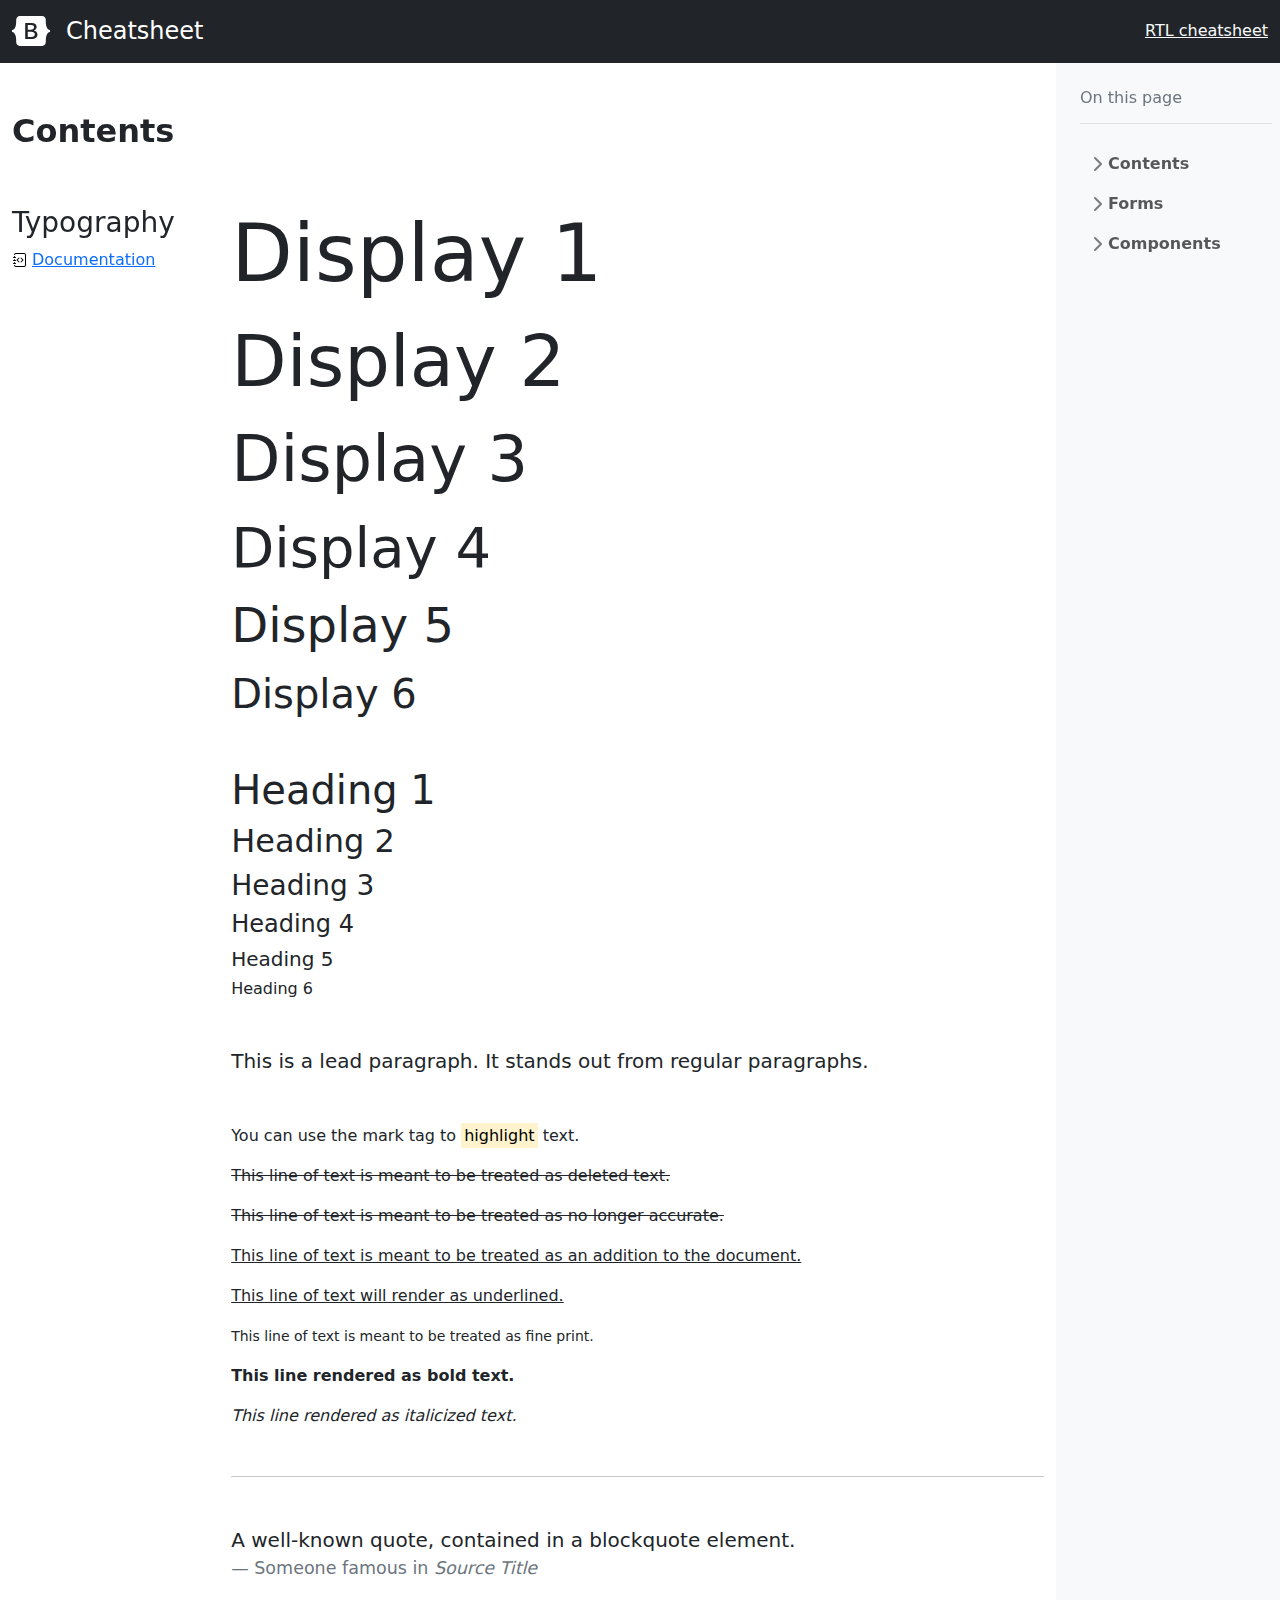
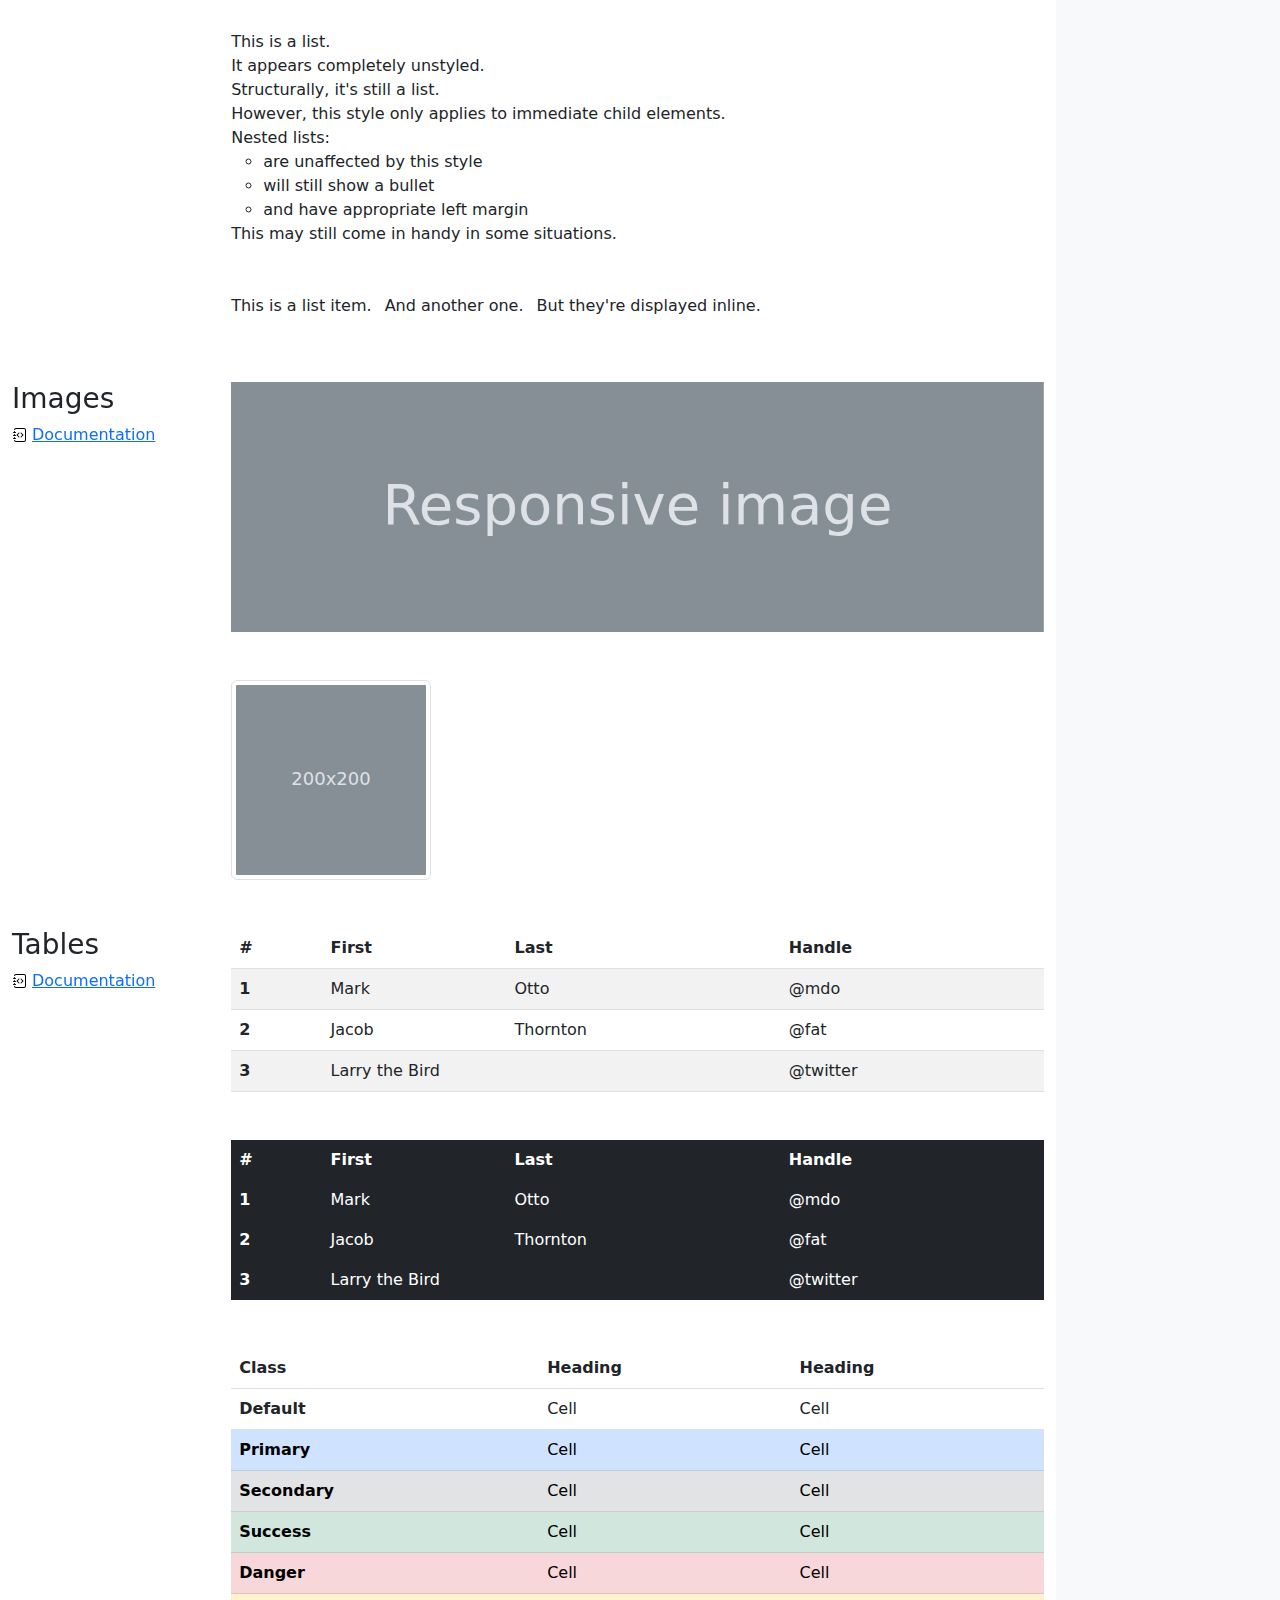
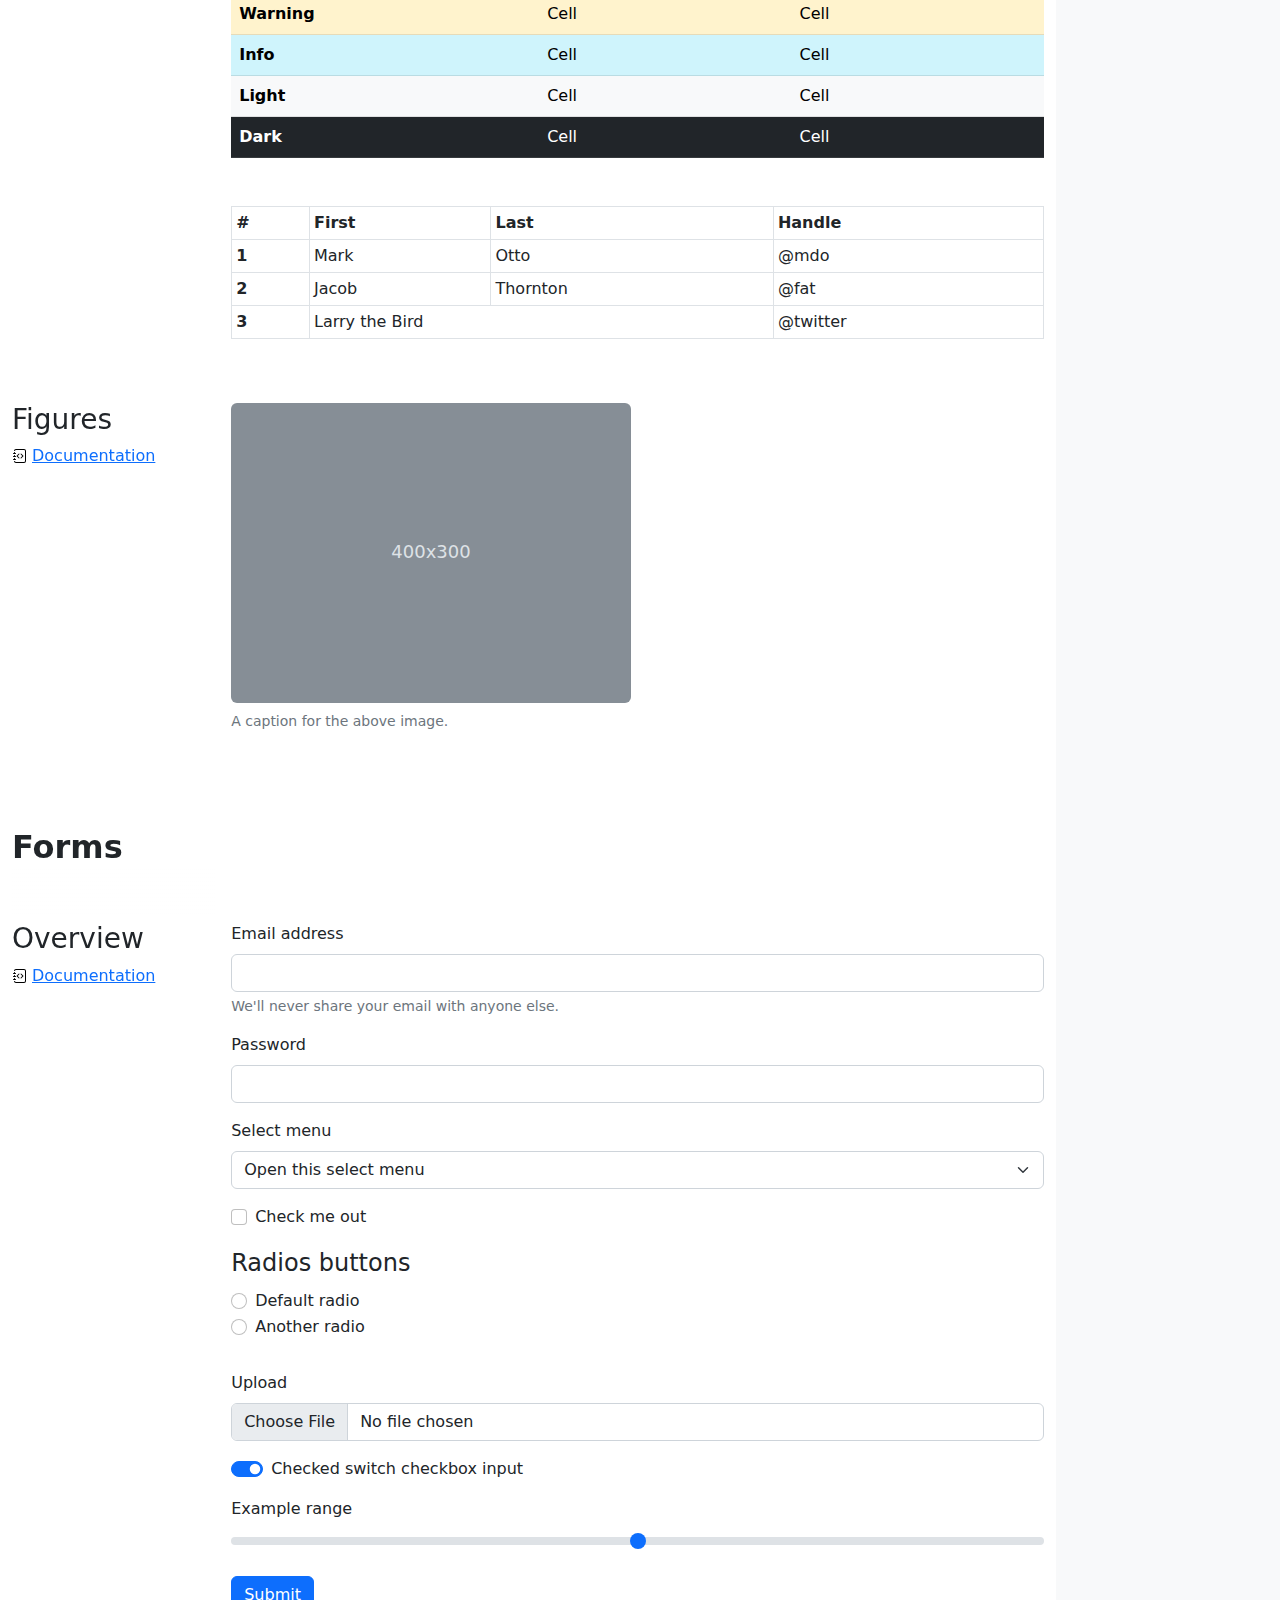
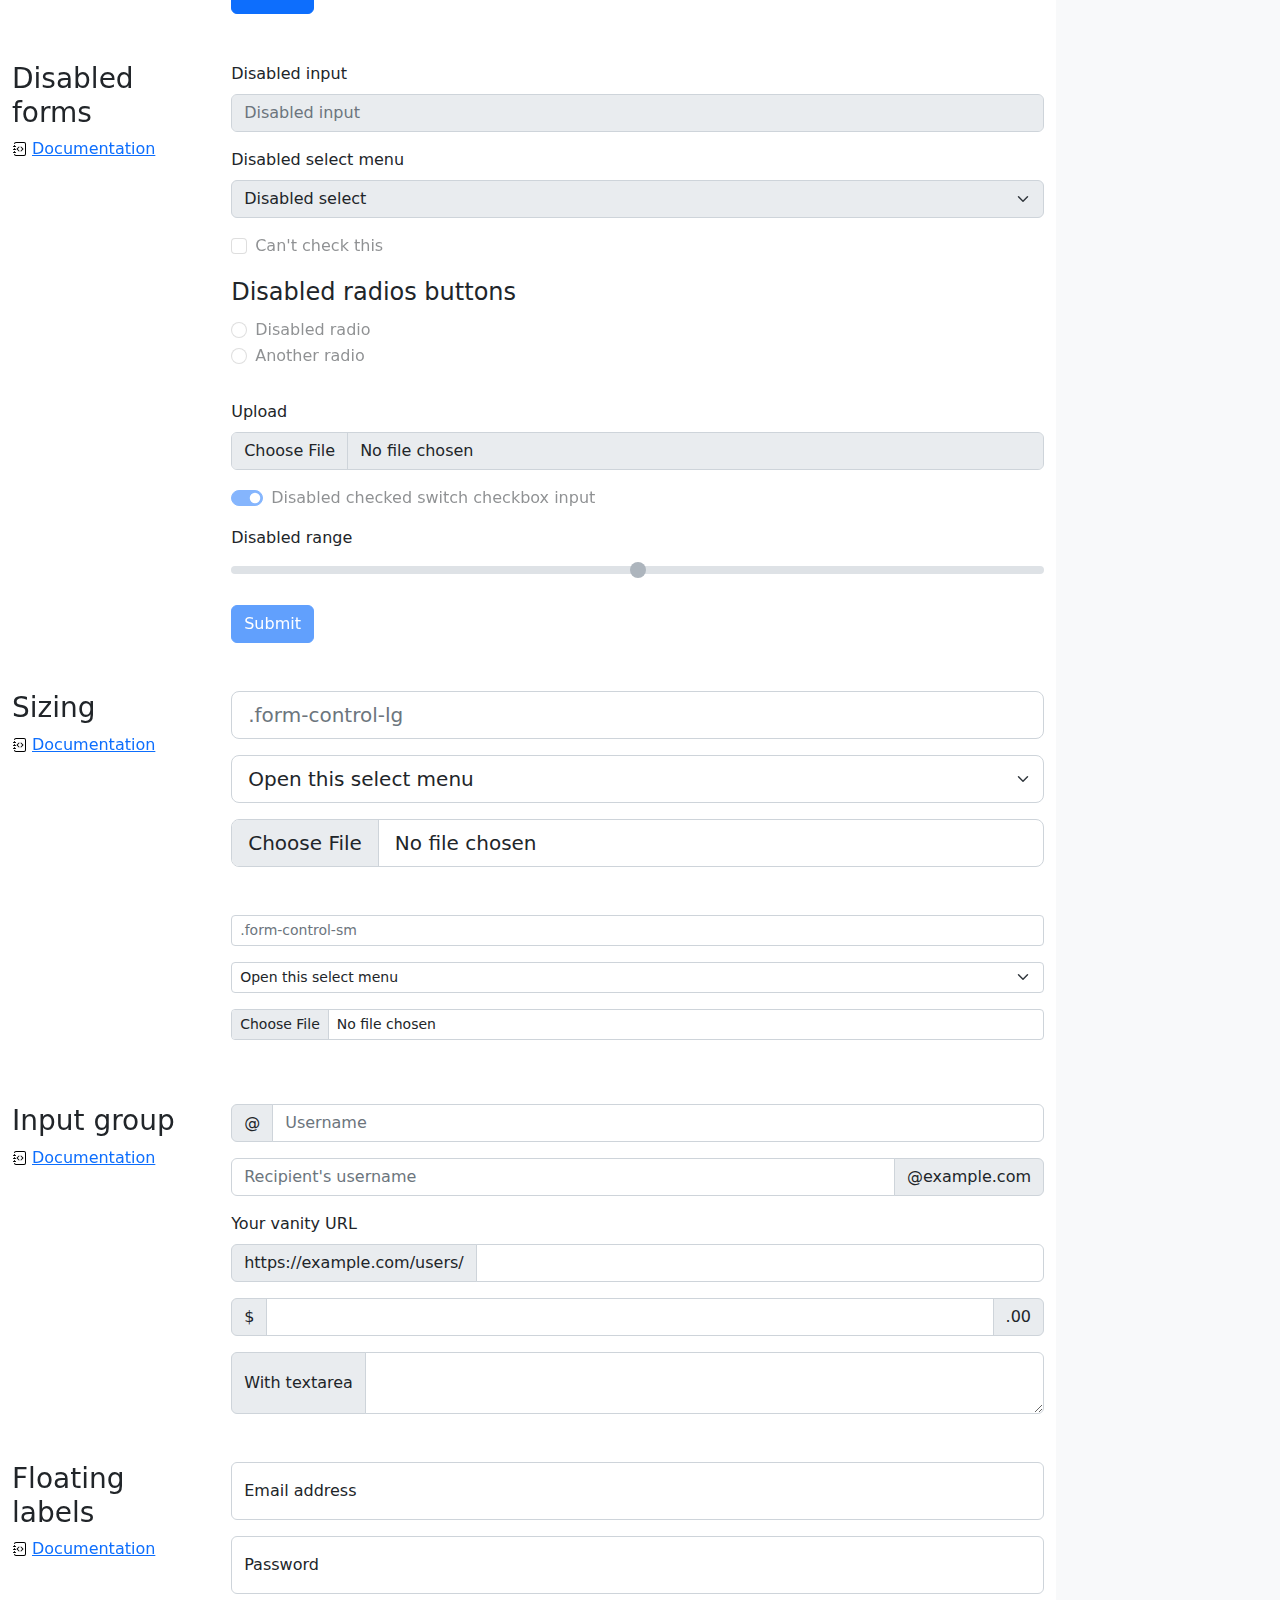
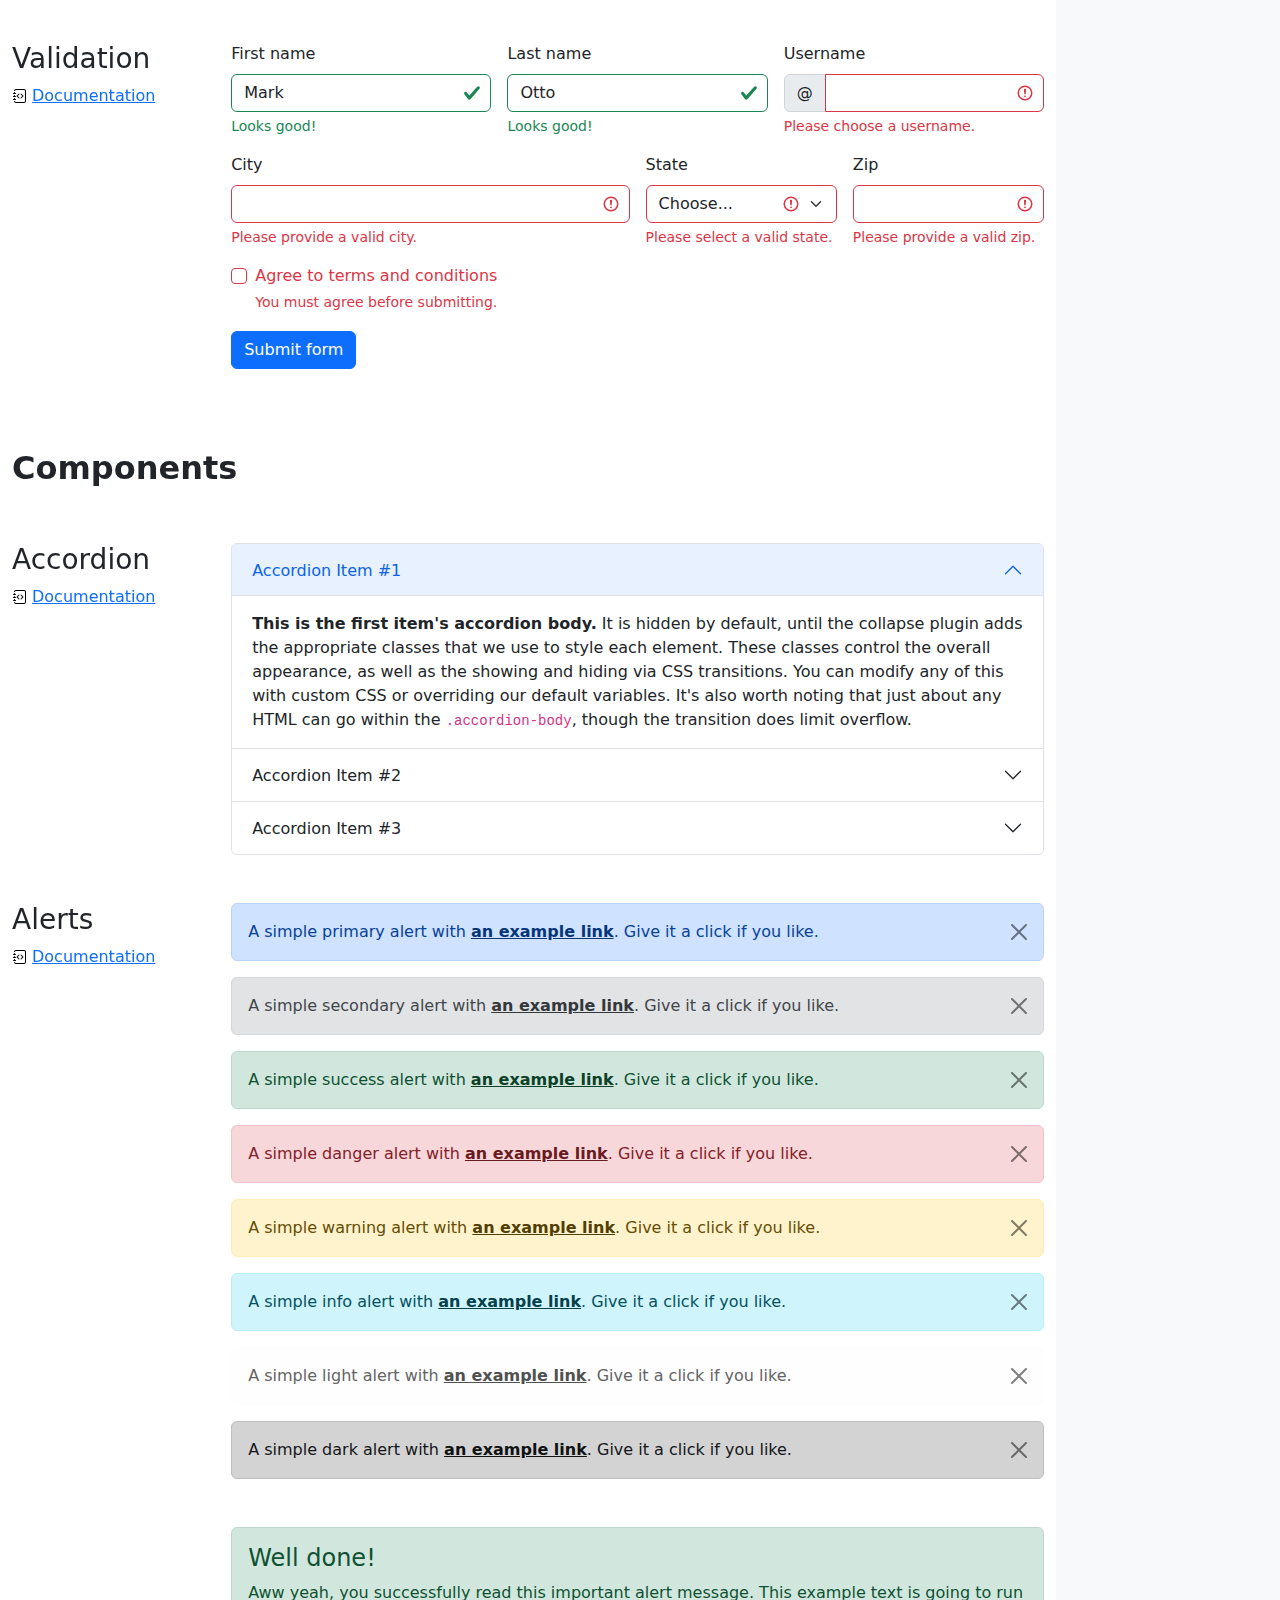
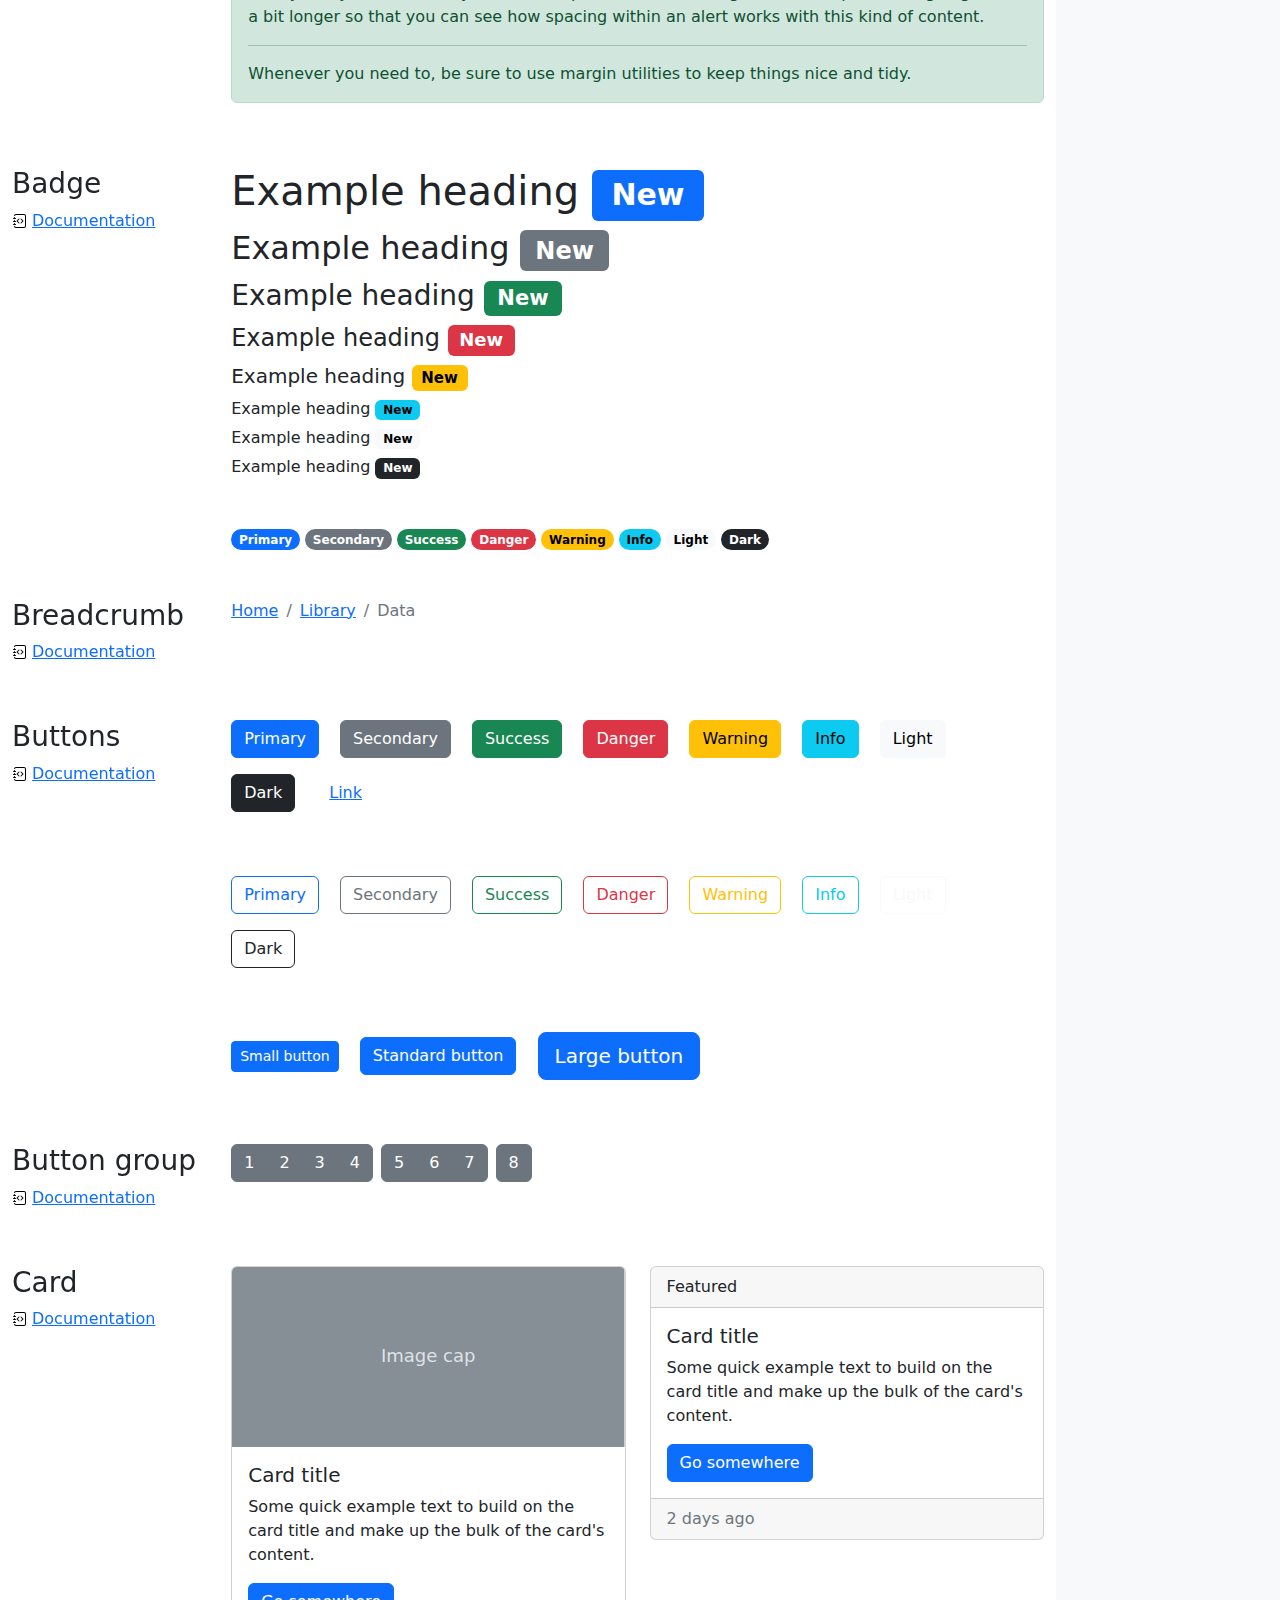
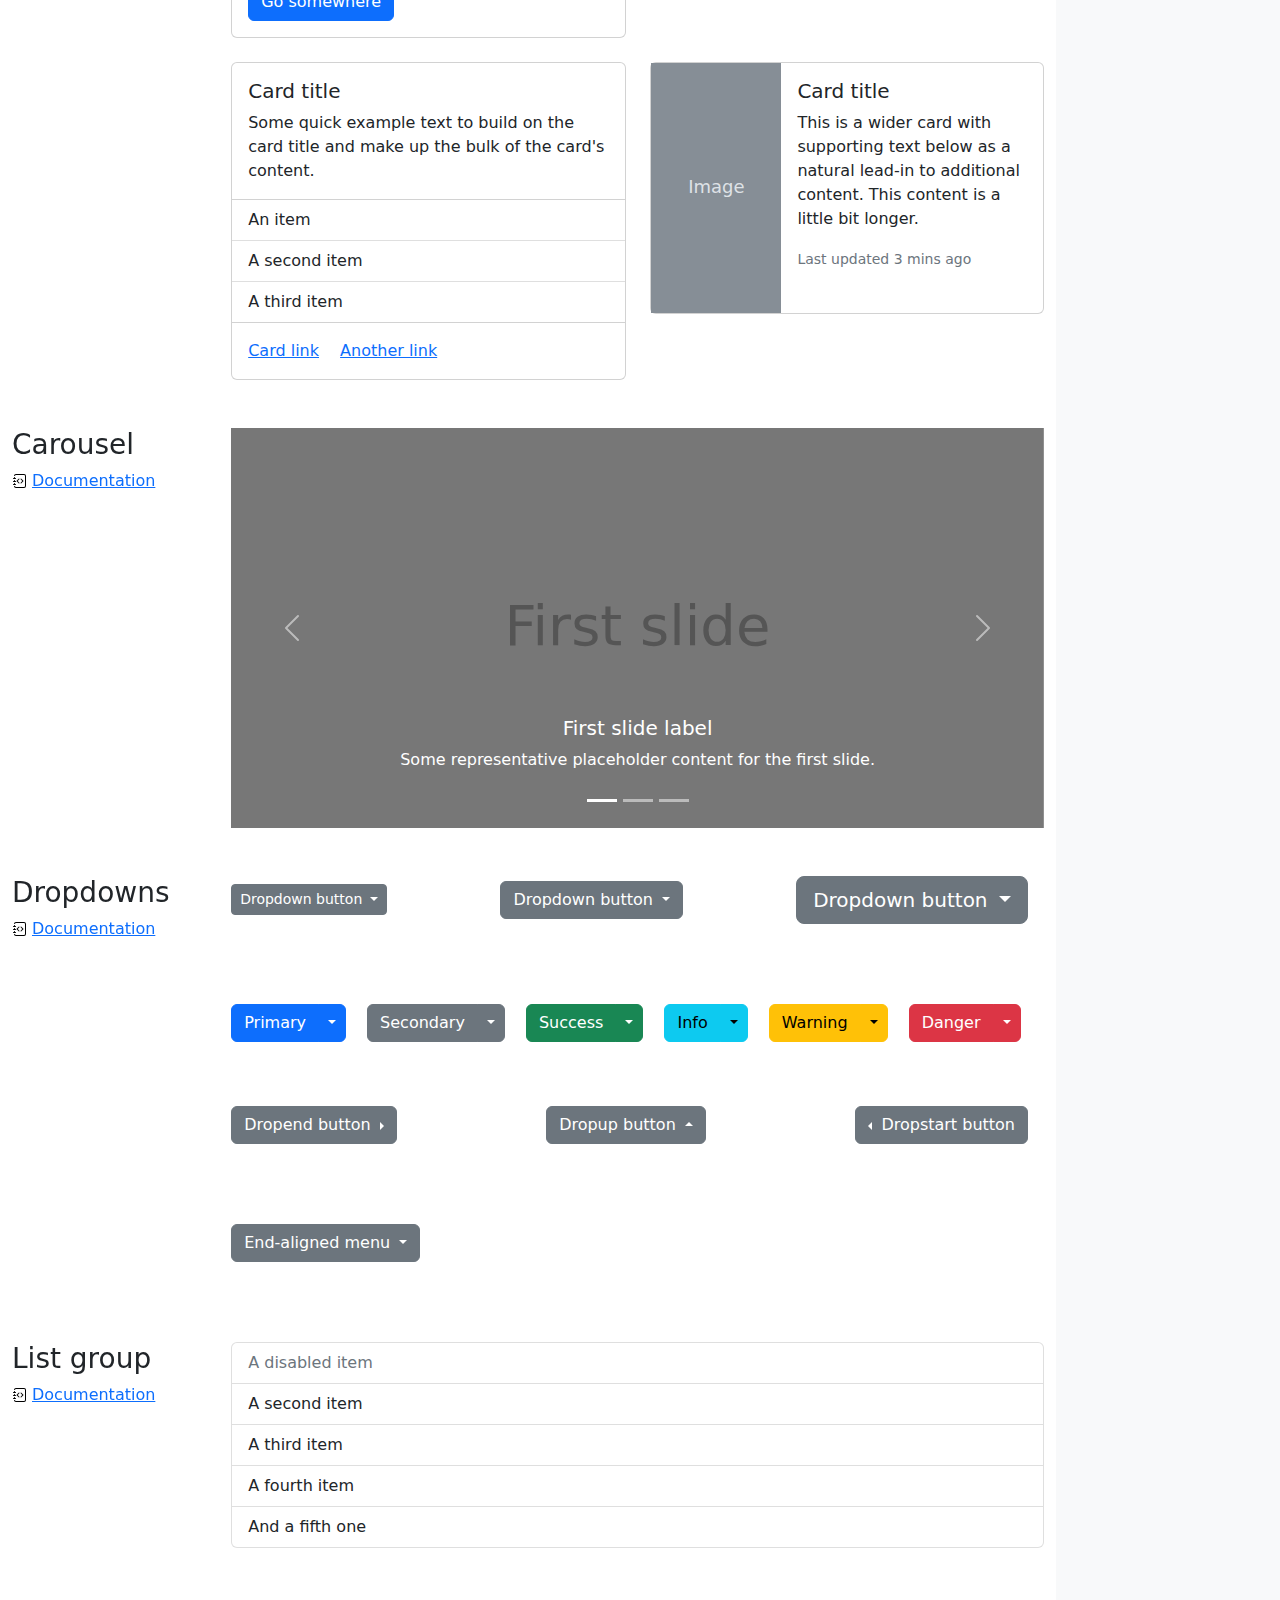
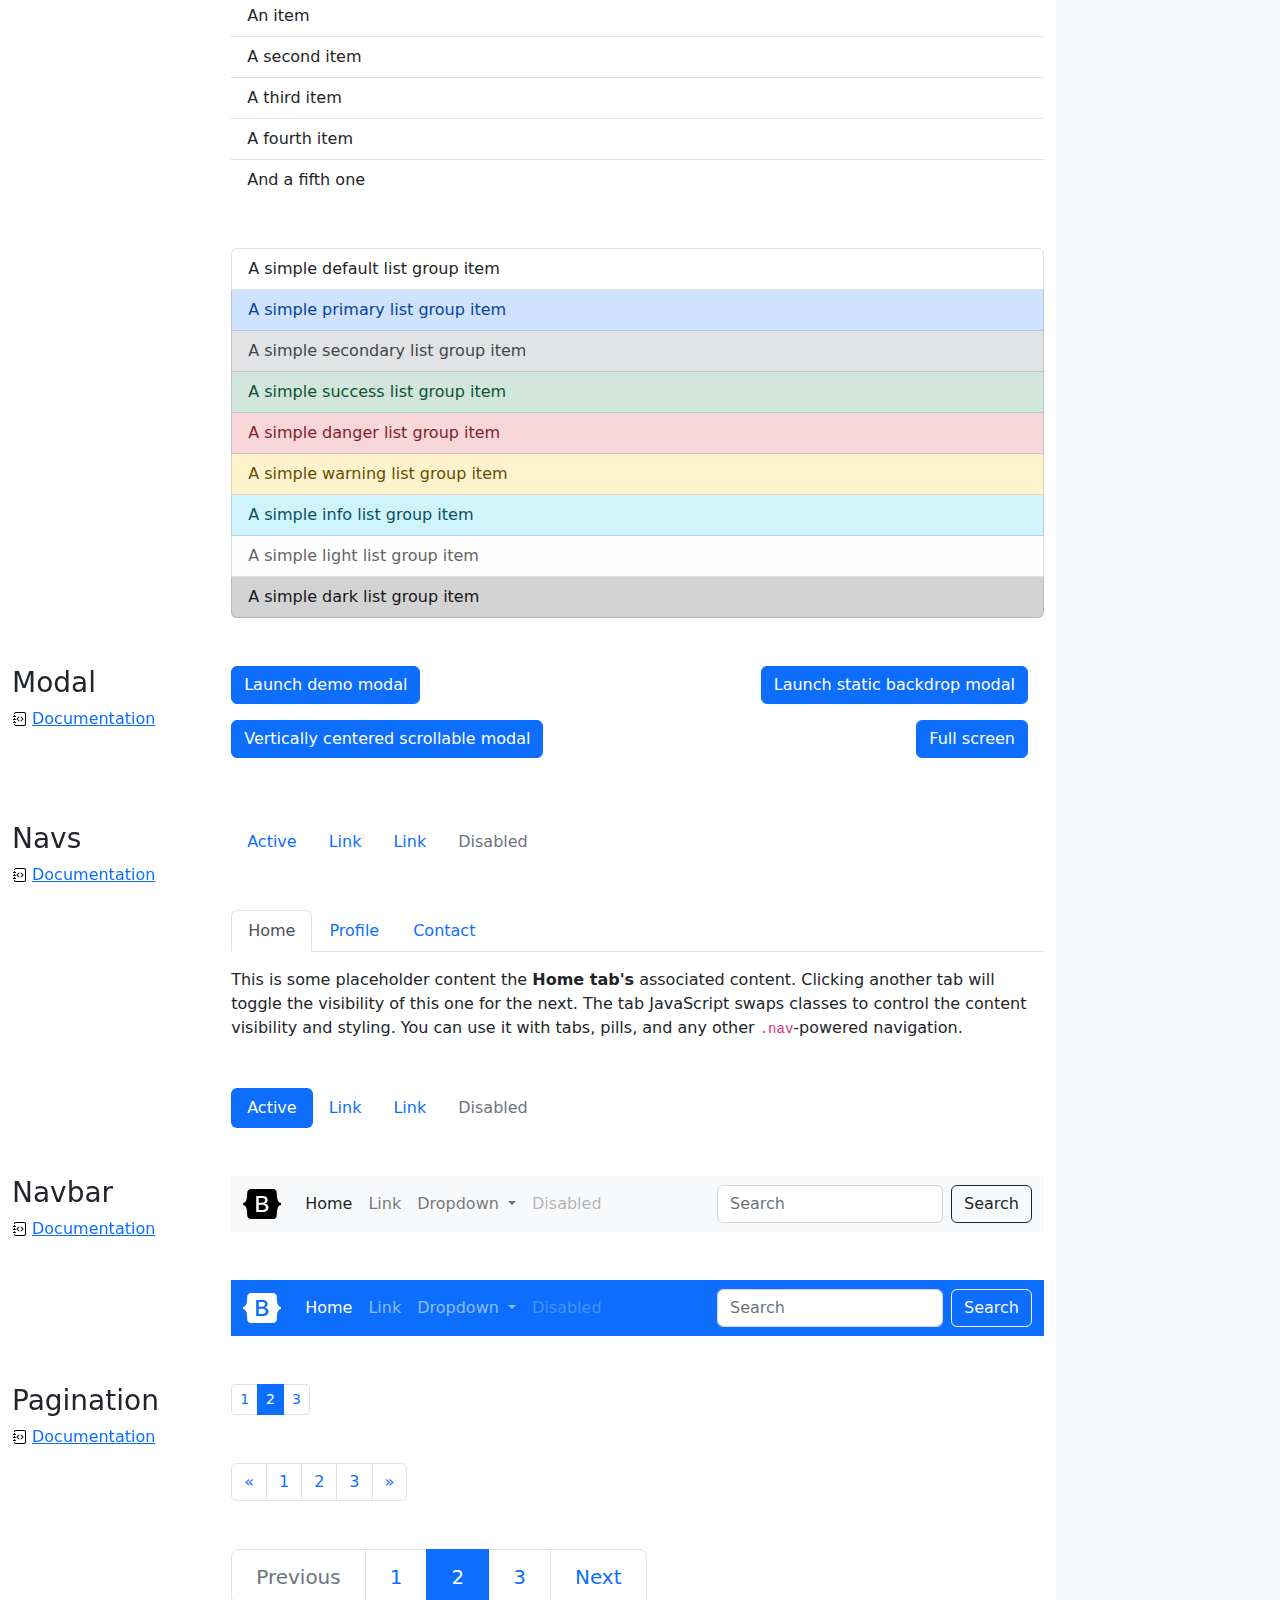
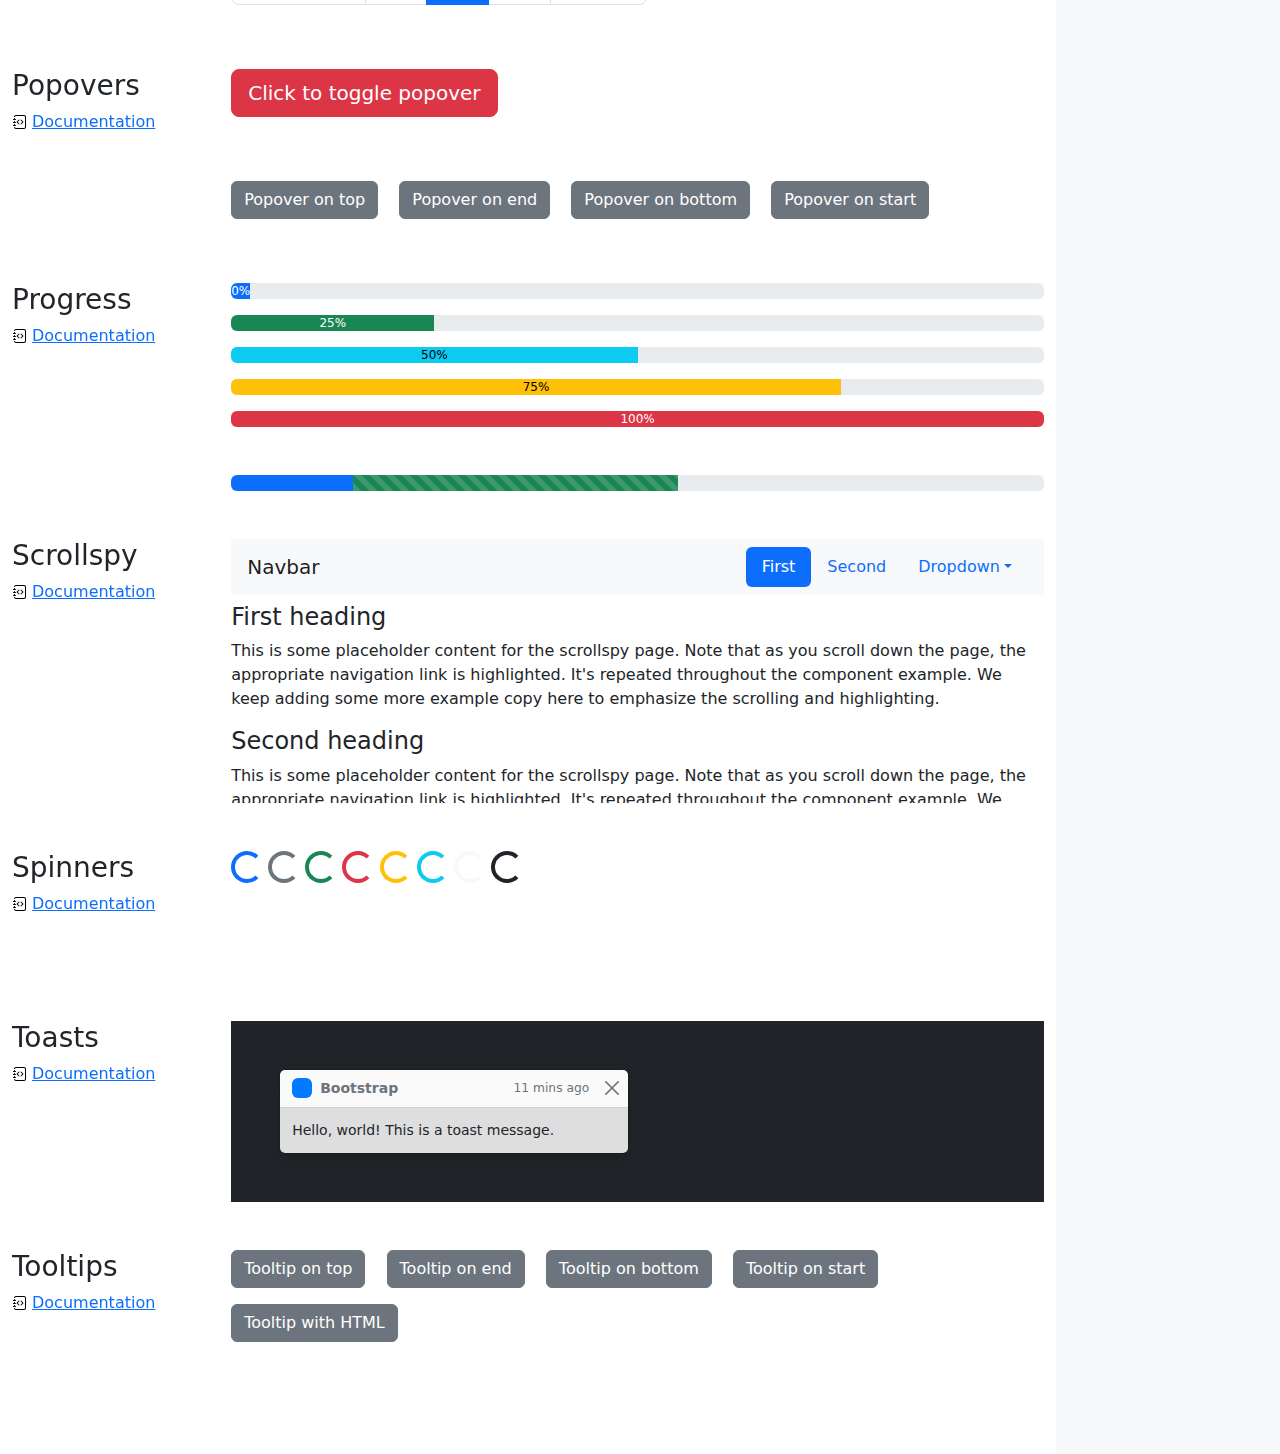
<file: bootstrap/cheatsheet/index.html>
<!doctype html>
<html lang="en">
  <head>
    <meta charset="utf-8">
    <meta name="viewport" content="width=device-width, initial-scale=1">
    <meta name="description" content="">
    <meta name="author" content="Mark Otto, Jacob Thornton, and Bootstrap contributors">
    <meta name="generator" content="Hugo 0.104.2">
    <title>Cheatsheet · Bootstrap v5.2</title>

    <link rel="canonical" href="https://getbootstrap.com/docs/5.2/examples/cheatsheet/">

    

    

<link href="../assets/dist/css/bootstrap.min.css" rel="stylesheet">

    <style>
      .bd-placeholder-img {
        font-size: 1.125rem;
        text-anchor: middle;
        -webkit-user-select: none;
        -moz-user-select: none;
        user-select: none;
      }

      @media (min-width: 768px) {
        .bd-placeholder-img-lg {
          font-size: 3.5rem;
        }
      }

      .b-example-divider {
        height: 3rem;
        background-color: rgba(0, 0, 0, .1);
        border: solid rgba(0, 0, 0, .15);
        border-width: 1px 0;
        box-shadow: inset 0 .5em 1.5em rgba(0, 0, 0, .1), inset 0 .125em .5em rgba(0, 0, 0, .15);
      }

      .b-example-vr {
        flex-shrink: 0;
        width: 1.5rem;
        height: 100vh;
      }

      .bi {
        vertical-align: -.125em;
        fill: currentColor;
      }

      .nav-scroller {
        position: relative;
        z-index: 2;
        height: 2.75rem;
        overflow-y: hidden;
      }

      .nav-scroller .nav {
        display: flex;
        flex-wrap: nowrap;
        padding-bottom: 1rem;
        margin-top: -1px;
        overflow-x: auto;
        text-align: center;
        white-space: nowrap;
        -webkit-overflow-scrolling: touch;
      }
    </style>

    
    <!-- Custom styles for this template -->
    <link href="cheatsheet.css" rel="stylesheet">
  </head>
  <body class="bg-light">
    
<header class="bd-header bg-dark py-3 d-flex align-items-stretch border-bottom border-dark">
  <div class="container-fluid d-flex align-items-center">
    <h1 class="d-flex align-items-center fs-4 text-white mb-0">
      <img src="../assets/brand/bootstrap-logo-white.svg" width="38" height="30" class="me-3" alt="Bootstrap">
      Cheatsheet
    </h1>
    <a href="../examples/cheatsheet-rtl/" class="ms-auto link-light" hreflang="ar">RTL cheatsheet</a>
  </div>
</header>
<aside class="bd-aside sticky-xl-top text-muted align-self-start mb-3 mb-xl-5 px-2">
  <h2 class="h6 pt-4 pb-3 mb-4 border-bottom">On this page</h2>
  <nav class="small" id="toc">
    <ul class="list-unstyled">
      <li class="my-2">
        <button class="btn d-inline-flex align-items-center collapsed border-0" data-bs-toggle="collapse" aria-expanded="false" data-bs-target="#contents-collapse" aria-controls="contents-collapse">Contents</button>
        <ul class="list-unstyled ps-3 collapse" id="contents-collapse">
          <li><a class="d-inline-flex align-items-center rounded text-decoration-none" href="#typography">Typography</a></li>
          <li><a class="d-inline-flex align-items-center rounded text-decoration-none" href="#images">Images</a></li>
          <li><a class="d-inline-flex align-items-center rounded text-decoration-none" href="#tables">Tables</a></li>
          <li><a class="d-inline-flex align-items-center rounded text-decoration-none" href="#figures">Figures</a></li>
        </ul>
      </li>
      <li class="my-2">
        <button class="btn d-inline-flex align-items-center collapsed border-0" data-bs-toggle="collapse" aria-expanded="false" data-bs-target="#forms-collapse" aria-controls="forms-collapse">Forms</button>
        <ul class="list-unstyled ps-3 collapse" id="forms-collapse">
          <li><a class="d-inline-flex align-items-center rounded text-decoration-none" href="#overview">Overview</a></li>
          <li><a class="d-inline-flex align-items-center rounded text-decoration-none" href="#disabled-forms">Disabled forms</a></li>
          <li><a class="d-inline-flex align-items-center rounded text-decoration-none" href="#sizing">Sizing</a></li>
          <li><a class="d-inline-flex align-items-center rounded text-decoration-none" href="#input-group">Input group</a></li>
          <li><a class="d-inline-flex align-items-center rounded text-decoration-none" href="#floating-labels">Floating labels</a></li>
          <li><a class="d-inline-flex align-items-center rounded text-decoration-none" href="#validation">Validation</a></li>
        </ul>
      </li>
      <li class="my-2">
        <button class="btn d-inline-flex align-items-center collapsed border-0" data-bs-toggle="collapse" aria-expanded="false" data-bs-target="#components-collapse" aria-controls="components-collapse">Components</button>
        <ul class="list-unstyled ps-3 collapse" id="components-collapse">
          <li><a class="d-inline-flex align-items-center rounded text-decoration-none" href="#accordion">Accordion</a></li>
          <li><a class="d-inline-flex align-items-center rounded text-decoration-none" href="#alerts">Alerts</a></li>
          <li><a class="d-inline-flex align-items-center rounded text-decoration-none" href="#badge">Badge</a></li>
          <li><a class="d-inline-flex align-items-center rounded text-decoration-none" href="#breadcrumb">Breadcrumb</a></li>
          <li><a class="d-inline-flex align-items-center rounded text-decoration-none" href="#buttons">Buttons</a></li>
          <li><a class="d-inline-flex align-items-center rounded text-decoration-none" href="#button-group">Button group</a></li>
          <li><a class="d-inline-flex align-items-center rounded text-decoration-none" href="#card">Card</a></li>
          <li><a class="d-inline-flex align-items-center rounded text-decoration-none" href="#carousel">Carousel</a></li>
          <li><a class="d-inline-flex align-items-center rounded text-decoration-none" href="#dropdowns">Dropdowns</a></li>
          <li><a class="d-inline-flex align-items-center rounded text-decoration-none" href="#list-group">List group</a></li>
          <li><a class="d-inline-flex align-items-center rounded text-decoration-none" href="#modal">Modal</a></li>
          <li><a class="d-inline-flex align-items-center rounded text-decoration-none" href="#navs">Navs</a></li>
          <li><a class="d-inline-flex align-items-center rounded text-decoration-none" href="#navbar">Navbar</a></li>
          <li><a class="d-inline-flex align-items-center rounded text-decoration-none" href="#pagination">Pagination</a></li>
          <li><a class="d-inline-flex align-items-center rounded text-decoration-none" href="#popovers">Popovers</a></li>
          <li><a class="d-inline-flex align-items-center rounded text-decoration-none" href="#progress">Progress</a></li>
          <li><a class="d-inline-flex align-items-center rounded text-decoration-none" href="#scrollspy">Scrollspy</a></li>
          <li><a class="d-inline-flex align-items-center rounded text-decoration-none" href="#spinners">Spinners</a></li>
          <li><a class="d-inline-flex align-items-center rounded text-decoration-none" href="#toasts">Toasts</a></li>
          <li><a class="d-inline-flex align-items-center rounded text-decoration-none" href="#tooltips">Tooltips</a></li>
        </ul>
      </li>
    </ul>
  </nav>
</aside>
<div class="bd-cheatsheet container-fluid bg-body">
  <section id="content">
    <h2 class="sticky-xl-top fw-bold pt-3 pt-xl-5 pb-2 pb-xl-3">Contents</h2>

    <article class="my-3" id="typography">
      <div class="bd-heading sticky-xl-top align-self-start mt-5 mb-3 mt-xl-0 mb-xl-2">
        <h3>Typography</h3>
        <a class="d-flex align-items-center" href="../content/typography/">Documentation</a>
      </div>

      <div>
        <div class="bd-example-snippet bd-code-snippet"><div class="bd-example">
        <p class="display-1">Display 1</p>
        <p class="display-2">Display 2</p>
        <p class="display-3">Display 3</p>
        <p class="display-4">Display 4</p>
        <p class="display-5">Display 5</p>
        <p class="display-6">Display 6</p>
        </div></div>


        <div class="bd-example-snippet bd-code-snippet"><div class="bd-example">
        <p class="h1">Heading 1</p>
        <p class="h2">Heading 2</p>
        <p class="h3">Heading 3</p>
        <p class="h4">Heading 4</p>
        <p class="h5">Heading 5</p>
        <p class="h6">Heading 6</p>
        </div></div>


        <div class="bd-example-snippet bd-code-snippet"><div class="bd-example">
        <p class="lead">
          This is a lead paragraph. It stands out from regular paragraphs.
        </p>
        </div></div>


        <div class="bd-example-snippet bd-code-snippet"><div class="bd-example">
        <p>You can use the mark tag to <mark>highlight</mark> text.</p>
        <p><del>This line of text is meant to be treated as deleted text.</del></p>
        <p><s>This line of text is meant to be treated as no longer accurate.</s></p>
        <p><ins>This line of text is meant to be treated as an addition to the document.</ins></p>
        <p><u>This line of text will render as underlined.</u></p>
        <p><small>This line of text is meant to be treated as fine print.</small></p>
        <p><strong>This line rendered as bold text.</strong></p>
        <p><em>This line rendered as italicized text.</em></p>
        </div></div>


        <div class="bd-example-snippet bd-code-snippet"><div class="bd-example">
        <hr>
        </div></div>


        <div class="bd-example-snippet bd-code-snippet"><div class="bd-example">
        <blockquote class="blockquote">
          <p>A well-known quote, contained in a blockquote element.</p>
          <footer class="blockquote-footer">Someone famous in <cite title="Source Title">Source Title</cite></footer>
        </blockquote>
        </div></div>


        <div class="bd-example-snippet bd-code-snippet"><div class="bd-example">
        <ul class="list-unstyled">
          <li>This is a list.</li>
          <li>It appears completely unstyled.</li>
          <li>Structurally, it's still a list.</li>
          <li>However, this style only applies to immediate child elements.</li>
          <li>Nested lists:
            <ul>
              <li>are unaffected by this style</li>
              <li>will still show a bullet</li>
              <li>and have appropriate left margin</li>
            </ul>
          </li>
          <li>This may still come in handy in some situations.</li>
        </ul>
        </div></div>


        <div class="bd-example-snippet bd-code-snippet"><div class="bd-example">
        <ul class="list-inline">
          <li class="list-inline-item">This is a list item.</li>
          <li class="list-inline-item">And another one.</li>
          <li class="list-inline-item">But they're displayed inline.</li>
        </ul>
        </div></div>

      </div>
    </article>
    <article class="my-3" id="images">
      <div class="bd-heading sticky-xl-top align-self-start mt-5 mb-3 mt-xl-0 mb-xl-2">
        <h3>Images</h3>
        <a class="d-flex align-items-center" href="../content/images/">Documentation</a>
      </div>

      <div>
        <div class="bd-example-snippet bd-code-snippet"><div class="bd-example">
        <svg class="bd-placeholder-img bd-placeholder-img-lg img-fluid" width="100%" height="250" xmlns="http://www.w3.org/2000/svg" role="img" aria-label="Placeholder: Responsive image" preserveAspectRatio="xMidYMid slice" focusable="false"><title>Placeholder</title><rect width="100%" height="100%" fill="#868e96"/><text x="50%" y="50%" fill="#dee2e6" dy=".3em">Responsive image</text></svg>

        </div></div>


        <div class="bd-example-snippet bd-code-snippet"><div class="bd-example">
        <svg class="bd-placeholder-img img-thumbnail" width="200" height="200" xmlns="http://www.w3.org/2000/svg" role="img" aria-label="A generic square placeholder image with a white border around it, making it resemble a photograph taken with an old instant camera: 200x200" preserveAspectRatio="xMidYMid slice" focusable="false"><title>A generic square placeholder image with a white border around it, making it resemble a photograph taken with an old instant camera</title><rect width="100%" height="100%" fill="#868e96"/><text x="50%" y="50%" fill="#dee2e6" dy=".3em">200x200</text></svg>

        </div></div>

      </div>
    </article>
    <article class="my-3" id="tables">
      <div class="bd-heading sticky-xl-top align-self-start mt-5 mb-3 mt-xl-0 mb-xl-2">
        <h3>Tables</h3>
        <a class="d-flex align-items-center" href="../content/tables/">Documentation</a>
      </div>

      <div>
        <div class="bd-example-snippet bd-code-snippet"><div class="bd-example">
        <table class="table table-striped">
          <thead>
          <tr>
            <th scope="col">#</th>
            <th scope="col">First</th>
            <th scope="col">Last</th>
            <th scope="col">Handle</th>
          </tr>
          </thead>
          <tbody>
          <tr>
            <th scope="row">1</th>
            <td>Mark</td>
            <td>Otto</td>
            <td>@mdo</td>
          </tr>
          <tr>
            <th scope="row">2</th>
            <td>Jacob</td>
            <td>Thornton</td>
            <td>@fat</td>
          </tr>
          <tr>
            <th scope="row">3</th>
            <td colspan="2">Larry the Bird</td>
            <td>@twitter</td>
          </tr>
          </tbody>
        </table>
        </div></div>


        <div class="bd-example-snippet bd-code-snippet"><div class="bd-example">
        <table class="table table-dark table-borderless">
          <thead>
          <tr>
            <th scope="col">#</th>
            <th scope="col">First</th>
            <th scope="col">Last</th>
            <th scope="col">Handle</th>
          </tr>
          </thead>
          <tbody>
          <tr>
            <th scope="row">1</th>
            <td>Mark</td>
            <td>Otto</td>
            <td>@mdo</td>
          </tr>
          <tr>
            <th scope="row">2</th>
            <td>Jacob</td>
            <td>Thornton</td>
            <td>@fat</td>
          </tr>
          <tr>
            <th scope="row">3</th>
            <td colspan="2">Larry the Bird</td>
            <td>@twitter</td>
          </tr>
          </tbody>
        </table>
        </div></div>


        <div class="bd-example-snippet bd-code-snippet"><div class="bd-example">
        <table class="table table-hover">
          <thead>
          <tr>
            <th scope="col">Class</th>
            <th scope="col">Heading</th>
            <th scope="col">Heading</th>
          </tr>
          </thead>
          <tbody>
          <tr>
            <th scope="row">Default</th>
            <td>Cell</td>
            <td>Cell</td>
          </tr>
          
          <tr class="table-primary">
            <th scope="row">Primary</th>
            <td>Cell</td>
            <td>Cell</td>
          </tr>
          <tr class="table-secondary">
            <th scope="row">Secondary</th>
            <td>Cell</td>
            <td>Cell</td>
          </tr>
          <tr class="table-success">
            <th scope="row">Success</th>
            <td>Cell</td>
            <td>Cell</td>
          </tr>
          <tr class="table-danger">
            <th scope="row">Danger</th>
            <td>Cell</td>
            <td>Cell</td>
          </tr>
          <tr class="table-warning">
            <th scope="row">Warning</th>
            <td>Cell</td>
            <td>Cell</td>
          </tr>
          <tr class="table-info">
            <th scope="row">Info</th>
            <td>Cell</td>
            <td>Cell</td>
          </tr>
          <tr class="table-light">
            <th scope="row">Light</th>
            <td>Cell</td>
            <td>Cell</td>
          </tr>
          <tr class="table-dark">
            <th scope="row">Dark</th>
            <td>Cell</td>
            <td>Cell</td>
          </tr>
          </tbody>
        </table>
        </div></div>


        <div class="bd-example-snippet bd-code-snippet"><div class="bd-example">
        <table class="table table-sm table-bordered">
          <thead>
          <tr>
            <th scope="col">#</th>
            <th scope="col">First</th>
            <th scope="col">Last</th>
            <th scope="col">Handle</th>
          </tr>
          </thead>
          <tbody>
          <tr>
            <th scope="row">1</th>
            <td>Mark</td>
            <td>Otto</td>
            <td>@mdo</td>
          </tr>
          <tr>
            <th scope="row">2</th>
            <td>Jacob</td>
            <td>Thornton</td>
            <td>@fat</td>
          </tr>
          <tr>
            <th scope="row">3</th>
            <td colspan="2">Larry the Bird</td>
            <td>@twitter</td>
          </tr>
          </tbody>
        </table>
        </div></div>

      </div>
    </article>
    <article class="my-3" id="figures">
      <div class="bd-heading sticky-xl-top align-self-start mt-5 mb-3 mt-xl-0 mb-xl-2">
        <h3>Figures</h3>
        <a class="d-flex align-items-center" href="../content/figures/">Documentation</a>
      </div>

      <div>
        <div class="bd-example-snippet bd-code-snippet"><div class="bd-example">
        <figure class="figure">
          <svg class="bd-placeholder-img figure-img img-fluid rounded" width="400" height="300" xmlns="http://www.w3.org/2000/svg" role="img" aria-label="Placeholder: 400x300" preserveAspectRatio="xMidYMid slice" focusable="false"><title>Placeholder</title><rect width="100%" height="100%" fill="#868e96"/><text x="50%" y="50%" fill="#dee2e6" dy=".3em">400x300</text></svg>

          <figcaption class="figure-caption">A caption for the above image.</figcaption>
        </figure>
        </div></div>

      </div>
    </article>
  </section>

  <section id="forms">
    <h2 class="sticky-xl-top fw-bold pt-3 pt-xl-5 pb-2 pb-xl-3">Forms</h2>

    <article class="my-3" id="overview">
      <div class="bd-heading sticky-xl-top align-self-start mt-5 mb-3 mt-xl-0 mb-xl-2">
        <h3>Overview</h3>
        <a class="d-flex align-items-center" href="../forms/overview/">Documentation</a>
      </div>

      <div>
        <div class="bd-example-snippet bd-code-snippet"><div class="bd-example">
        <form>
          <div class="mb-3">
            <label for="exampleInputEmail1" class="form-label">Email address</label>
            <input type="email" class="form-control" id="exampleInputEmail1" aria-describedby="emailHelp">
            <div id="emailHelp" class="form-text">We'll never share your email with anyone else.</div>
          </div>
          <div class="mb-3">
            <label for="exampleInputPassword1" class="form-label">Password</label>
            <input type="password" class="form-control" id="exampleInputPassword1">
          </div>
          <div class="mb-3">
            <label for="exampleSelect" class="form-label">Select menu</label>
            <select class="form-select" id="exampleSelect">
              <option selected>Open this select menu</option>
              <option value="1">One</option>
              <option value="2">Two</option>
              <option value="3">Three</option>
            </select>
          </div>
          <div class="mb-3 form-check">
            <input type="checkbox" class="form-check-input" id="exampleCheck1">
            <label class="form-check-label" for="exampleCheck1">Check me out</label>
          </div>
          <fieldset class="mb-3">
            <legend>Radios buttons</legend>
            <div class="form-check">
              <input type="radio" name="radios" class="form-check-input" id="exampleRadio1">
              <label class="form-check-label" for="exampleRadio1">Default radio</label>
            </div>
            <div class="mb-3 form-check">
              <input type="radio" name="radios" class="form-check-input" id="exampleRadio2">
              <label class="form-check-label" for="exampleRadio2">Another radio</label>
            </div>
          </fieldset>
          <div class="mb-3">
            <label class="form-label" for="customFile">Upload</label>
            <input type="file" class="form-control" id="customFile">
          </div>
          <div class="mb-3 form-check form-switch">
            <input class="form-check-input" type="checkbox" role="switch" id="flexSwitchCheckChecked" checked>
            <label class="form-check-label" for="flexSwitchCheckChecked">Checked switch checkbox input</label>
          </div>
          <div class="mb-3">
            <label for="customRange3" class="form-label">Example range</label>
            <input type="range" class="form-range" min="0" max="5" step="0.5" id="customRange3">
          </div>
          <button type="submit" class="btn btn-primary">Submit</button>
        </form>
        </div></div>

      </div>
    </article>
    <article class="my-3" id="disabled-forms">
      <div class="bd-heading sticky-xl-top align-self-start mt-5 mb-3 mt-xl-0 mb-xl-2">
        <h3>Disabled forms</h3>
        <a class="d-flex align-items-center" href="../forms/overview/#disabled-forms">Documentation</a>
      </div>

      <div>
        <div class="bd-example-snippet bd-code-snippet"><div class="bd-example">
        <form>
          <fieldset disabled aria-label="Disabled fieldset example">
            <div class="mb-3">
              <label for="disabledTextInput" class="form-label">Disabled input</label>
              <input type="text" id="disabledTextInput" class="form-control" placeholder="Disabled input">
            </div>
            <div class="mb-3">
              <label for="disabledSelect" class="form-label">Disabled select menu</label>
              <select id="disabledSelect" class="form-select">
                <option>Disabled select</option>
              </select>
            </div>
            <div class="mb-3">
              <div class="form-check">
                <input class="form-check-input" type="checkbox" id="disabledFieldsetCheck" disabled>
                <label class="form-check-label" for="disabledFieldsetCheck">
                  Can't check this
                </label>
              </div>
            </div>
            <fieldset class="mb-3">
              <legend>Disabled radios buttons</legend>
              <div class="form-check">
                <input type="radio" name="radios" class="form-check-input" id="disabledRadio1" disabled>
                <label class="form-check-label" for="disabledRadio1">Disabled radio</label>
              </div>
              <div class="mb-3 form-check">
                <input type="radio" name="radios" class="form-check-input" id="disabledRadio2" disabled>
                <label class="form-check-label" for="disabledRadio2">Another radio</label>
              </div>
            </fieldset>
            <div class="mb-3">
              <label class="form-label" for="disabledCustomFile">Upload</label>
              <input type="file" class="form-control" id="disabledCustomFile" disabled>
            </div>
            <div class="mb-3 form-check form-switch">
              <input class="form-check-input" type="checkbox" role="switch" id="disabledSwitchCheckChecked" checked disabled>
              <label class="form-check-label" for="disabledSwitchCheckChecked">Disabled checked switch checkbox input</label>
            </div>
            <div class="mb-3">
              <label for="disabledRange" class="form-label">Disabled range</label>
              <input type="range" class="form-range" min="0" max="5" step="0.5" id="disabledRange">
            </div>
            <button type="submit" class="btn btn-primary">Submit</button>
          </fieldset>
        </form>
        </div></div>

      </div>
    </article>
    <article class="my-3" id="sizing">
      <div class="bd-heading sticky-xl-top align-self-start mt-5 mb-3 mt-xl-0 mb-xl-2">
        <h3>Sizing</h3>
        <a class="d-flex align-items-center" href="../forms/form-control/#sizing">Documentation</a>
      </div>

      <div>
        <div class="bd-example-snippet bd-code-snippet"><div class="bd-example">
        <div class="mb-3">
          <input class="form-control form-control-lg" type="text" placeholder=".form-control-lg" aria-label=".form-control-lg example">
        </div>
        <div class="mb-3">
          <select class="form-select form-select-lg" aria-label=".form-select-lg example">
            <option selected>Open this select menu</option>
            <option value="1">One</option>
            <option value="2">Two</option>
            <option value="3">Three</option>
          </select>
        </div>
        <div class="mb-3">
          <input type="file" class="form-control form-control-lg" aria-label="Large file input example">
        </div>
        </div></div>


        <div class="bd-example-snippet bd-code-snippet"><div class="bd-example">
        <div class="mb-3">
          <input class="form-control form-control-sm" type="text" placeholder=".form-control-sm" aria-label=".form-control-sm example">
        </div>
        <div class="mb-3">
          <select class="form-select form-select-sm" aria-label=".form-select-sm example">
            <option selected>Open this select menu</option>
            <option value="1">One</option>
            <option value="2">Two</option>
            <option value="3">Three</option>
          </select>
        </div>
        <div class="mb-3">
          <input type="file" class="form-control form-control-sm" aria-label="Small file input example">
        </div>
        </div></div>

      </div>
    </article>
    <article class="my-3" id="input-group">
      <div class="bd-heading sticky-xl-top align-self-start mt-5 mb-3 mt-xl-0 mb-xl-2">
        <h3>Input group</h3>
        <a class="d-flex align-items-center" href="../forms/input-group/">Documentation</a>
      </div>

      <div>
        <div class="bd-example-snippet bd-code-snippet"><div class="bd-example">
        <div class="input-group mb-3">
          <span class="input-group-text" id="basic-addon1">@</span>
          <input type="text" class="form-control" placeholder="Username" aria-label="Username" aria-describedby="basic-addon1">
        </div>
        <div class="input-group mb-3">
          <input type="text" class="form-control" placeholder="Recipient's username" aria-label="Recipient's username" aria-describedby="basic-addon2">
          <span class="input-group-text" id="basic-addon2">@example.com</span>
        </div>
        <label for="basic-url" class="form-label">Your vanity URL</label>
        <div class="input-group mb-3">
          <span class="input-group-text" id="basic-addon3">https://example.com/users/</span>
          <input type="text" class="form-control" id="basic-url" aria-describedby="basic-addon3">
        </div>
        <div class="input-group mb-3">
          <span class="input-group-text">$</span>
          <input type="text" class="form-control" aria-label="Amount (to the nearest dollar)">
          <span class="input-group-text">.00</span>
        </div>
        <div class="input-group">
          <span class="input-group-text">With textarea</span>
          <textarea class="form-control" aria-label="With textarea"></textarea>
        </div>
        </div></div>

      </div>
    </article>
    <article class="my-3" id="floating-labels">
      <div class="bd-heading sticky-xl-top align-self-start mt-5 mb-3 mt-xl-0 mb-xl-2">
        <h3>Floating labels</h3>
        <a class="d-flex align-items-center" href="../forms/floating-labels/">Documentation</a>
      </div>

      <div>
        <div class="bd-example-snippet bd-code-snippet"><div class="bd-example">
        <form>
          <div class="form-floating mb-3">
            <input type="email" class="form-control" id="floatingInput" placeholder="name@example.com">
            <label for="floatingInput">Email address</label>
          </div>
          <div class="form-floating">
            <input type="password" class="form-control" id="floatingPassword" placeholder="Password">
            <label for="floatingPassword">Password</label>
          </div>
        </form>
        </div></div>

      </div>
    </article>
    <article class="my-3" id="validation">
      <div class="bd-heading sticky-xl-top align-self-start mt-5 mb-3 mt-xl-0 mb-xl-2">
        <h3>Validation</h3>
        <a class="d-flex align-items-center" href="../forms/validation/">Documentation</a>
      </div>

      <div>
        <div class="bd-example-snippet bd-code-snippet"><div class="bd-example">
        <form class="row g-3">
          <div class="col-md-4">
            <label for="validationServer01" class="form-label">First name</label>
            <input type="text" class="form-control is-valid" id="validationServer01" value="Mark" required>
            <div class="valid-feedback">
              Looks good!
            </div>
          </div>
          <div class="col-md-4">
            <label for="validationServer02" class="form-label">Last name</label>
            <input type="text" class="form-control is-valid" id="validationServer02" value="Otto" required>
            <div class="valid-feedback">
              Looks good!
            </div>
          </div>
          <div class="col-md-4">
            <label for="validationServerUsername" class="form-label">Username</label>
            <div class="input-group has-validation">
              <span class="input-group-text" id="inputGroupPrepend3">@</span>
              <input type="text" class="form-control is-invalid" id="validationServerUsername" aria-describedby="inputGroupPrepend3" required>
              <div class="invalid-feedback">
                Please choose a username.
              </div>
            </div>
          </div>
          <div class="col-md-6">
            <label for="validationServer03" class="form-label">City</label>
            <input type="text" class="form-control is-invalid" id="validationServer03" required>
            <div class="invalid-feedback">
              Please provide a valid city.
            </div>
          </div>
          <div class="col-md-3">
            <label for="validationServer04" class="form-label">State</label>
            <select class="form-select is-invalid" id="validationServer04" required>
              <option selected disabled value="">Choose...</option>
              <option>...</option>
            </select>
            <div class="invalid-feedback">
              Please select a valid state.
            </div>
          </div>
          <div class="col-md-3">
            <label for="validationServer05" class="form-label">Zip</label>
            <input type="text" class="form-control is-invalid" id="validationServer05" required>
            <div class="invalid-feedback">
              Please provide a valid zip.
            </div>
          </div>
          <div class="col-12">
            <div class="form-check">
              <input class="form-check-input is-invalid" type="checkbox" value="" id="invalidCheck3" required>
              <label class="form-check-label" for="invalidCheck3">
                Agree to terms and conditions
              </label>
              <div class="invalid-feedback">
                You must agree before submitting.
              </div>
            </div>
          </div>
          <div class="col-12">
            <button class="btn btn-primary" type="submit">Submit form</button>
          </div>
        </form>
        </div></div>

      </div>
    </article>
  </section>

  <section id="components">
    <h2 class="sticky-xl-top fw-bold pt-3 pt-xl-5 pb-2 pb-xl-3">Components</h2>

    <article class="my-3" id="accordion">
      <div class="bd-heading sticky-xl-top align-self-start mt-5 mb-3 mt-xl-0 mb-xl-2">
        <h3>Accordion</h3>
        <a class="d-flex align-items-center" href="../components/accordion/">Documentation</a>
      </div>

      <div>
        <div class="bd-example-snippet bd-code-snippet"><div class="bd-example">
        <div class="accordion" id="accordionExample">
          <div class="accordion-item">
            <h4 class="accordion-header" id="headingOne">
              <button class="accordion-button" type="button" data-bs-toggle="collapse" data-bs-target="#collapseOne" aria-expanded="true" aria-controls="collapseOne">
                Accordion Item #1
              </button>
            </h4>
            <div id="collapseOne" class="accordion-collapse collapse show" aria-labelledby="headingOne" data-bs-parent="#accordionExample">
              <div class="accordion-body">
                <strong>This is the first item's accordion body.</strong> It is hidden by default, until the collapse plugin adds the appropriate classes that we use to style each element. These classes control the overall appearance, as well as the showing and hiding via CSS transitions. You can modify any of this with custom CSS or overriding our default variables. It's also worth noting that just about any HTML can go within the <code>.accordion-body</code>, though the transition does limit overflow.
              </div>
            </div>
          </div>
          <div class="accordion-item">
            <h4 class="accordion-header" id="headingTwo">
              <button class="accordion-button collapsed" type="button" data-bs-toggle="collapse" data-bs-target="#collapseTwo" aria-expanded="false" aria-controls="collapseTwo">
                Accordion Item #2
              </button>
            </h4>
            <div id="collapseTwo" class="accordion-collapse collapse" aria-labelledby="headingTwo" data-bs-parent="#accordionExample">
              <div class="accordion-body">
                <strong>This is the second item's accordion body.</strong> It is hidden by default, until the collapse plugin adds the appropriate classes that we use to style each element. These classes control the overall appearance, as well as the showing and hiding via CSS transitions. You can modify any of this with custom CSS or overriding our default variables. It's also worth noting that just about any HTML can go within the <code>.accordion-body</code>, though the transition does limit overflow.
              </div>
            </div>
          </div>
          <div class="accordion-item">
            <h4 class="accordion-header" id="headingThree">
              <button class="accordion-button collapsed" type="button" data-bs-toggle="collapse" data-bs-target="#collapseThree" aria-expanded="false" aria-controls="collapseThree">
                Accordion Item #3
              </button>
            </h4>
            <div id="collapseThree" class="accordion-collapse collapse" aria-labelledby="headingThree" data-bs-parent="#accordionExample">
              <div class="accordion-body">
                <strong>This is the third item's accordion body.</strong> It is hidden by default, until the collapse plugin adds the appropriate classes that we use to style each element. These classes control the overall appearance, as well as the showing and hiding via CSS transitions. You can modify any of this with custom CSS or overriding our default variables. It's also worth noting that just about any HTML can go within the <code>.accordion-body</code>, though the transition does limit overflow.
              </div>
            </div>
          </div>
        </div>
        </div></div>

      </div>
    </article>
    <article class="my-3" id="alerts">
      <div class="bd-heading sticky-xl-top align-self-start mt-5 mb-3 mt-xl-0 mb-xl-2">
        <h3>Alerts</h3>
        <a class="d-flex align-items-center" href="../components/alerts/">Documentation</a>
      </div>

      <div>
        <div class="bd-example-snippet bd-code-snippet"><div class="bd-example">
        
        <div class="alert alert-primary alert-dismissible fade show" role="alert">
          A simple primary alert with <a href="#" class="alert-link">an example link</a>. Give it a click if you like.
          <button type="button" class="btn-close" data-bs-dismiss="alert" aria-label="Close"></button>
        </div>
        <div class="alert alert-secondary alert-dismissible fade show" role="alert">
          A simple secondary alert with <a href="#" class="alert-link">an example link</a>. Give it a click if you like.
          <button type="button" class="btn-close" data-bs-dismiss="alert" aria-label="Close"></button>
        </div>
        <div class="alert alert-success alert-dismissible fade show" role="alert">
          A simple success alert with <a href="#" class="alert-link">an example link</a>. Give it a click if you like.
          <button type="button" class="btn-close" data-bs-dismiss="alert" aria-label="Close"></button>
        </div>
        <div class="alert alert-danger alert-dismissible fade show" role="alert">
          A simple danger alert with <a href="#" class="alert-link">an example link</a>. Give it a click if you like.
          <button type="button" class="btn-close" data-bs-dismiss="alert" aria-label="Close"></button>
        </div>
        <div class="alert alert-warning alert-dismissible fade show" role="alert">
          A simple warning alert with <a href="#" class="alert-link">an example link</a>. Give it a click if you like.
          <button type="button" class="btn-close" data-bs-dismiss="alert" aria-label="Close"></button>
        </div>
        <div class="alert alert-info alert-dismissible fade show" role="alert">
          A simple info alert with <a href="#" class="alert-link">an example link</a>. Give it a click if you like.
          <button type="button" class="btn-close" data-bs-dismiss="alert" aria-label="Close"></button>
        </div>
        <div class="alert alert-light alert-dismissible fade show" role="alert">
          A simple light alert with <a href="#" class="alert-link">an example link</a>. Give it a click if you like.
          <button type="button" class="btn-close" data-bs-dismiss="alert" aria-label="Close"></button>
        </div>
        <div class="alert alert-dark alert-dismissible fade show" role="alert">
          A simple dark alert with <a href="#" class="alert-link">an example link</a>. Give it a click if you like.
          <button type="button" class="btn-close" data-bs-dismiss="alert" aria-label="Close"></button>
        </div>
        </div></div>


        <div class="bd-example-snippet bd-code-snippet"><div class="bd-example">
        <div class="alert alert-success" role="alert">
          <h4 class="alert-heading">Well done!</h4>
          <p>Aww yeah, you successfully read this important alert message. This example text is going to run a bit longer so that you can see how spacing within an alert works with this kind of content.</p>
          <hr>
          <p class="mb-0">Whenever you need to, be sure to use margin utilities to keep things nice and tidy.</p>
        </div>
        </div></div>

      </div>
    </article>
    <article class="my-3" id="badge">
      <div class="bd-heading sticky-xl-top align-self-start mt-5 mb-3 mt-xl-0 mb-xl-2">
        <h3>Badge</h3>
        <a class="d-flex align-items-center" href="../components/badge/">Documentation</a>
      </div>

      <div>
        <div class="bd-example-snippet bd-code-snippet"><div class="bd-example">
        <p class="h1">Example heading <span class="badge bg-primary">New</span></p>
        <p class="h2">Example heading <span class="badge bg-secondary">New</span></p>
        <p class="h3">Example heading <span class="badge bg-success">New</span></p>
        <p class="h4">Example heading <span class="badge bg-danger">New</span></p>
        <p class="h5">Example heading <span class="badge text-bg-warning">New</span></p>
        <p class="h6">Example heading <span class="badge text-bg-info">New</span></p>
        <p class="h6">Example heading <span class="badge text-bg-light">New</span></p>
        <p class="h6">Example heading <span class="badge bg-dark">New</span></p>
        </div></div>


        <div class="bd-example-snippet bd-code-snippet"><div class="bd-example">
        
        <span class="badge rounded-pill bg-primary">Primary</span>
        <span class="badge rounded-pill bg-secondary">Secondary</span>
        <span class="badge rounded-pill bg-success">Success</span>
        <span class="badge rounded-pill bg-danger">Danger</span>
        <span class="badge rounded-pill text-bg-warning">Warning</span>
        <span class="badge rounded-pill text-bg-info">Info</span>
        <span class="badge rounded-pill text-bg-light">Light</span>
        <span class="badge rounded-pill bg-dark">Dark</span>
        </div></div>

      </div>
    </article>
    <article class="my-3" id="breadcrumb">
      <div class="bd-heading sticky-xl-top align-self-start mt-5 mb-3 mt-xl-0 mb-xl-2">
        <h3>Breadcrumb</h3>
        <a class="d-flex align-items-center" href="../components/breadcrumb/">Documentation</a>
      </div>

      <div>
        <div class="bd-example-snippet bd-code-snippet"><div class="bd-example">
        <nav aria-label="breadcrumb">
          <ol class="breadcrumb">
            <li class="breadcrumb-item"><a href="#">Home</a></li>
            <li class="breadcrumb-item"><a href="#">Library</a></li>
            <li class="breadcrumb-item active" aria-current="page">Data</li>
          </ol>
        </nav>
        </div></div>

      </div>
    </article>
    <article class="my-3" id="buttons">
      <div class="bd-heading sticky-xl-top align-self-start mt-5 mb-3 mt-xl-0 mb-xl-2">
        <h3>Buttons</h3>
        <a class="d-flex align-items-center" href="../components/buttons/">Documentation</a>
      </div>

      <div>
        <div class="bd-example-snippet bd-code-snippet"><div class="bd-example">
        
        <button type="button" class="btn btn-primary">Primary</button>
        <button type="button" class="btn btn-secondary">Secondary</button>
        <button type="button" class="btn btn-success">Success</button>
        <button type="button" class="btn btn-danger">Danger</button>
        <button type="button" class="btn btn-warning">Warning</button>
        <button type="button" class="btn btn-info">Info</button>
        <button type="button" class="btn btn-light">Light</button>
        <button type="button" class="btn btn-dark">Dark</button>

        <button type="button" class="btn btn-link">Link</button>
        </div></div>


        <div class="bd-example-snippet bd-code-snippet"><div class="bd-example">
        
        <button type="button" class="btn btn-outline-primary">Primary</button>
        <button type="button" class="btn btn-outline-secondary">Secondary</button>
        <button type="button" class="btn btn-outline-success">Success</button>
        <button type="button" class="btn btn-outline-danger">Danger</button>
        <button type="button" class="btn btn-outline-warning">Warning</button>
        <button type="button" class="btn btn-outline-info">Info</button>
        <button type="button" class="btn btn-outline-light">Light</button>
        <button type="button" class="btn btn-outline-dark">Dark</button>
        </div></div>


        <div class="bd-example-snippet bd-code-snippet"><div class="bd-example">
        <button type="button" class="btn btn-primary btn-sm">Small button</button>
        <button type="button" class="btn btn-primary">Standard button</button>
        <button type="button" class="btn btn-primary btn-lg">Large button</button>
        </div></div>

      </div>
    </article>
    <article class="my-3" id="button-group">
      <div class="bd-heading sticky-xl-top align-self-start mt-5 mb-3 mt-xl-0 mb-xl-2">
        <h3>Button group</h3>
        <a class="d-flex align-items-center" href="../components/button-group/">Documentation</a>
      </div>

      <div>
        <div class="bd-example-snippet bd-code-snippet"><div class="bd-example">
        <div class="btn-toolbar" role="toolbar" aria-label="Toolbar with button groups">
          <div class="btn-group me-2" role="group" aria-label="First group">
            <button type="button" class="btn btn-secondary">1</button>
            <button type="button" class="btn btn-secondary">2</button>
            <button type="button" class="btn btn-secondary">3</button>
            <button type="button" class="btn btn-secondary">4</button>
          </div>
          <div class="btn-group me-2" role="group" aria-label="Second group">
            <button type="button" class="btn btn-secondary">5</button>
            <button type="button" class="btn btn-secondary">6</button>
            <button type="button" class="btn btn-secondary">7</button>
          </div>
          <div class="btn-group" role="group" aria-label="Third group">
            <button type="button" class="btn btn-secondary">8</button>
          </div>
        </div>
        </div></div>

      </div>
    </article>
    <article class="my-3" id="card">
      <div class="bd-heading sticky-xl-top align-self-start mt-5 mb-3 mt-xl-0 mb-xl-2">
        <h3>Card</h3>
        <a class="d-flex align-items-center" href="../components/card/">Documentation</a>
      </div>

      <div>
        <div class="bd-example-snippet bd-code-snippet"><div class="bd-example">
        <div class="row  row-cols-1 row-cols-md-2 g-4">
          <div class="col">
            <div class="card">
              <svg class="bd-placeholder-img card-img-top" width="100%" height="180" xmlns="http://www.w3.org/2000/svg" role="img" aria-label="Placeholder: Image cap" preserveAspectRatio="xMidYMid slice" focusable="false"><title>Placeholder</title><rect width="100%" height="100%" fill="#868e96"/><text x="50%" y="50%" fill="#dee2e6" dy=".3em">Image cap</text></svg>

              <div class="card-body">
                <h5 class="card-title">Card title</h5>
                <p class="card-text">Some quick example text to build on the card title and make up the bulk of the card's content.</p>
                <a href="#" class="btn btn-primary">Go somewhere</a>
              </div>
            </div>
          </div>
          <div class="col">
            <div class="card">
              <div class="card-header">
                Featured
              </div>
              <div class="card-body">
                <h5 class="card-title">Card title</h5>
                <p class="card-text">Some quick example text to build on the card title and make up the bulk of the card's content.</p>
                <a href="#" class="btn btn-primary">Go somewhere</a>
              </div>
              <div class="card-footer text-muted">
                2 days ago
              </div>
            </div>
          </div>
          <div class="col">
            <div class="card">
              <div class="card-body">
                <h5 class="card-title">Card title</h5>
                <p class="card-text">Some quick example text to build on the card title and make up the bulk of the card's content.</p>
              </div>
              <ul class="list-group list-group-flush">
                <li class="list-group-item">An item</li>
                <li class="list-group-item">A second item</li>
                <li class="list-group-item">A third item</li>
              </ul>
              <div class="card-body">
                <a href="#" class="card-link">Card link</a>
                <a href="#" class="card-link">Another link</a>
              </div>
            </div>
          </div>
          <div class="col">
            <div class="card">
              <div class="row g-0">
                <div class="col-md-4">
                  <svg class="bd-placeholder-img" width="100%" height="250" xmlns="http://www.w3.org/2000/svg" role="img" aria-label="Placeholder: Image" preserveAspectRatio="xMidYMid slice" focusable="false"><title>Placeholder</title><rect width="100%" height="100%" fill="#868e96"/><text x="50%" y="50%" fill="#dee2e6" dy=".3em">Image</text></svg>

                </div>
                <div class="col-md-8">
                  <div class="card-body">
                    <h5 class="card-title">Card title</h5>
                    <p class="card-text">This is a wider card with supporting text below as a natural lead-in to additional content. This content is a little bit longer.</p>
                    <p class="card-text"><small class="text-muted">Last updated 3 mins ago</small></p>
                  </div>
                </div>
              </div>
            </div>
          </div>
        </div>
        </div></div>

      </div>
    </article>
    <article class="my-3" id="carousel">
      <div class="bd-heading sticky-xl-top align-self-start mt-5 mb-3 mt-xl-0 mb-xl-2">
        <h3>Carousel</h3>
        <a class="d-flex align-items-center" href="../components/carousel/">Documentation</a>
      </div>

      <div>
        <div class="bd-example-snippet bd-code-snippet"><div class="bd-example">
        <div id="carouselExampleCaptions" class="carousel slide" data-bs-ride="carousel">
          <div class="carousel-indicators">
            <button type="button" data-bs-target="#carouselExampleCaptions" data-bs-slide-to="0" class="active" aria-current="true" aria-label="Slide 1"></button>
            <button type="button" data-bs-target="#carouselExampleCaptions" data-bs-slide-to="1" aria-label="Slide 2"></button>
            <button type="button" data-bs-target="#carouselExampleCaptions" data-bs-slide-to="2" aria-label="Slide 3"></button>
          </div>
          <div class="carousel-inner">
            <div class="carousel-item active">
              <svg class="bd-placeholder-img bd-placeholder-img-lg d-block w-100" width="800" height="400" xmlns="http://www.w3.org/2000/svg" role="img" aria-label="Placeholder: First slide" preserveAspectRatio="xMidYMid slice" focusable="false"><title>Placeholder</title><rect width="100%" height="100%" fill="#777"/><text x="50%" y="50%" fill="#555" dy=".3em">First slide</text></svg>

              <div class="carousel-caption d-none d-md-block">
                <h5>First slide label</h5>
                <p>Some representative placeholder content for the first slide.</p>
              </div>
            </div>
            <div class="carousel-item">
              <svg class="bd-placeholder-img bd-placeholder-img-lg d-block w-100" width="800" height="400" xmlns="http://www.w3.org/2000/svg" role="img" aria-label="Placeholder: Second slide" preserveAspectRatio="xMidYMid slice" focusable="false"><title>Placeholder</title><rect width="100%" height="100%" fill="#666"/><text x="50%" y="50%" fill="#444" dy=".3em">Second slide</text></svg>

              <div class="carousel-caption d-none d-md-block">
                <h5>Second slide label</h5>
                <p>Some representative placeholder content for the second slide.</p>
              </div>
            </div>
            <div class="carousel-item">
              <svg class="bd-placeholder-img bd-placeholder-img-lg d-block w-100" width="800" height="400" xmlns="http://www.w3.org/2000/svg" role="img" aria-label="Placeholder: Third slide" preserveAspectRatio="xMidYMid slice" focusable="false"><title>Placeholder</title><rect width="100%" height="100%" fill="#555"/><text x="50%" y="50%" fill="#333" dy=".3em">Third slide</text></svg>

              <div class="carousel-caption d-none d-md-block">
                <h5>Third slide label</h5>
                <p>Some representative placeholder content for the third slide.</p>
              </div>
            </div>
          </div>
          <button class="carousel-control-prev" type="button" data-bs-target="#carouselExampleCaptions"  data-bs-slide="prev">
            <span class="carousel-control-prev-icon" aria-hidden="true"></span>
            <span class="visually-hidden">Previous</span>
          </button>
          <button class="carousel-control-next" type="button" data-bs-target="#carouselExampleCaptions"  data-bs-slide="next">
            <span class="carousel-control-next-icon" aria-hidden="true"></span>
            <span class="visually-hidden">Next</span>
          </button>
        </div>
        </div></div>

      </div>
    </article>
    <article class="my-3" id="dropdowns">
      <div class="bd-heading sticky-xl-top align-self-start mt-5 mb-3 mt-xl-0 mb-xl-2">
        <h3>Dropdowns</h3>
        <a class="d-flex align-items-center" href="../components/dropdowns/">Documentation</a>
      </div>

      <div>
        <div class="bd-example-snippet bd-code-snippet"><div class="bd-example">
        <div class="btn-group w-100 align-items-center justify-content-between flex-wrap">
          <div class="dropdown">
            <button class="btn btn-secondary btn-sm dropdown-toggle" type="button" data-bs-toggle="dropdown" aria-expanded="false">
              Dropdown button
            </button>
            <ul class="dropdown-menu">
              <li><h6 class="dropdown-header">Dropdown header</h6></li>
              <li><a class="dropdown-item" href="#">Action</a></li>
              <li><a class="dropdown-item" href="#">Another action</a></li>
              <li><a class="dropdown-item" href="#">Something else here</a></li>
              <li><hr class="dropdown-divider"></li>
              <li><a class="dropdown-item" href="#">Separated link</a></li>
            </ul>
          </div>
          <div class="dropdown">
            <button class="btn btn-secondary dropdown-toggle" type="button" data-bs-toggle="dropdown" aria-expanded="false">
              Dropdown button
            </button>
            <ul class="dropdown-menu">
              <li><h6 class="dropdown-header">Dropdown header</h6></li>
              <li><a class="dropdown-item" href="#">Action</a></li>
              <li><a class="dropdown-item" href="#">Another action</a></li>
              <li><a class="dropdown-item" href="#">Something else here</a></li>
              <li><hr class="dropdown-divider"></li>
              <li><a class="dropdown-item" href="#">Separated link</a></li>
            </ul>
          </div>
          <div class="dropdown">
            <button class="btn btn-secondary btn-lg dropdown-toggle" type="button" data-bs-toggle="dropdown" aria-expanded="false">
              Dropdown button
            </button>
            <ul class="dropdown-menu">
              <li><h6 class="dropdown-header">Dropdown header</h6></li>
              <li><a class="dropdown-item" href="#">Action</a></li>
              <li><a class="dropdown-item" href="#">Another action</a></li>
              <li><a class="dropdown-item" href="#">Something else here</a></li>
              <li><hr class="dropdown-divider"></li>
              <li><a class="dropdown-item" href="#">Separated link</a></li>
            </ul>
          </div>
        </div>
        </div></div>


        <div class="bd-example-snippet bd-code-snippet"><div class="bd-example">
        <div class="btn-group">
          <button type="button" class="btn btn-primary">Primary</button>
          <button type="button" class="btn btn-primary dropdown-toggle dropdown-toggle-split" data-bs-toggle="dropdown" aria-expanded="false">
            <span class="visually-hidden">Toggle Dropdown</span>
          </button>
          <ul class="dropdown-menu">
            <li><a class="dropdown-item" href="#">Action</a></li>
            <li><a class="dropdown-item" href="#">Another action</a></li>
            <li><a class="dropdown-item" href="#">Something else here</a></li>
          </ul>
        </div><!-- /btn-group -->
        <div class="btn-group">
          <button type="button" class="btn btn-secondary">Secondary</button>
          <button type="button" class="btn btn-secondary dropdown-toggle dropdown-toggle-split" data-bs-toggle="dropdown" aria-expanded="false">
            <span class="visually-hidden">Toggle Dropdown</span>
          </button>
          <ul class="dropdown-menu">
            <li><a class="dropdown-item" href="#">Action</a></li>
            <li><a class="dropdown-item" href="#">Another action</a></li>
            <li><a class="dropdown-item" href="#">Something else here</a></li>
          </ul>
        </div><!-- /btn-group -->
        <div class="btn-group">
          <button type="button" class="btn btn-success">Success</button>
          <button type="button" class="btn btn-success dropdown-toggle dropdown-toggle-split" data-bs-toggle="dropdown" aria-expanded="false">
            <span class="visually-hidden">Toggle Dropdown</span>
          </button>
          <ul class="dropdown-menu">
            <li><a class="dropdown-item" href="#">Action</a></li>
            <li><a class="dropdown-item" href="#">Another action</a></li>
            <li><a class="dropdown-item" href="#">Something else here</a></li>
          </ul>
        </div><!-- /btn-group -->
        <div class="btn-group">
          <button type="button" class="btn btn-info">Info</button>
          <button type="button" class="btn btn-info dropdown-toggle dropdown-toggle-split" data-bs-toggle="dropdown" aria-expanded="false">
            <span class="visually-hidden">Toggle Dropdown</span>
          </button>
          <ul class="dropdown-menu">
            <li><a class="dropdown-item" href="#">Action</a></li>
            <li><a class="dropdown-item" href="#">Another action</a></li>
            <li><a class="dropdown-item" href="#">Something else here</a></li>
          </ul>
        </div><!-- /btn-group -->
        <div class="btn-group">
          <button type="button" class="btn btn-warning">Warning</button>
          <button type="button" class="btn btn-warning dropdown-toggle dropdown-toggle-split" data-bs-toggle="dropdown" aria-expanded="false">
            <span class="visually-hidden">Toggle Dropdown</span>
          </button>
          <ul class="dropdown-menu">
            <li><a class="dropdown-item" href="#">Action</a></li>
            <li><a class="dropdown-item" href="#">Another action</a></li>
            <li><a class="dropdown-item" href="#">Something else here</a></li>
          </ul>
        </div><!-- /btn-group -->
        <div class="btn-group">
          <button type="button" class="btn btn-danger">Danger</button>
          <button type="button" class="btn btn-danger dropdown-toggle dropdown-toggle-split" data-bs-toggle="dropdown" aria-expanded="false">
            <span class="visually-hidden">Toggle Dropdown</span>
          </button>
          <ul class="dropdown-menu">
            <li><a class="dropdown-item" href="#">Action</a></li>
            <li><a class="dropdown-item" href="#">Another action</a></li>
            <li><a class="dropdown-item" href="#">Something else here</a></li>
          </ul>
        </div><!-- /btn-group -->
        </div></div>


        <div class="bd-example-snippet bd-code-snippet"><div class="bd-example">
        <div class="btn-group w-100 align-items-center justify-content-between flex-wrap">
          <div class="dropend">
            <button class="btn btn-secondary dropdown-toggle" type="button" data-bs-toggle="dropdown" aria-expanded="false">
              Dropend button
            </button>
            <ul class="dropdown-menu">
              <li><h6 class="dropdown-header">Dropdown header</h6></li>
              <li><a class="dropdown-item" href="#">Action</a></li>
              <li><a class="dropdown-item" href="#">Another action</a></li>
              <li><a class="dropdown-item" href="#">Something else here</a></li>
              <li><hr class="dropdown-divider"></li>
              <li><a class="dropdown-item" href="#">Separated link</a></li>
            </ul>
          </div>
          <div class="dropup">
            <button class="btn btn-secondary dropdown-toggle" type="button" data-bs-toggle="dropdown" aria-expanded="false">
              Dropup button
            </button>
            <ul class="dropdown-menu">
              <li><h6 class="dropdown-header">Dropdown header</h6></li>
              <li><a class="dropdown-item" href="#">Action</a></li>
              <li><a class="dropdown-item" href="#">Another action</a></li>
              <li><a class="dropdown-item" href="#">Something else here</a></li>
              <li><hr class="dropdown-divider"></li>
              <li><a class="dropdown-item" href="#">Separated link</a></li>
            </ul>
          </div>
          <div class="dropstart">
            <button class="btn btn-secondary dropdown-toggle" type="button" data-bs-toggle="dropdown" aria-expanded="false">
              Dropstart button
            </button>
            <ul class="dropdown-menu">
              <li><h6 class="dropdown-header">Dropdown header</h6></li>
              <li><a class="dropdown-item" href="#">Action</a></li>
              <li><a class="dropdown-item" href="#">Another action</a></li>
              <li><a class="dropdown-item" href="#">Something else here</a></li>
              <li><hr class="dropdown-divider"></li>
              <li><a class="dropdown-item" href="#">Separated link</a></li>
            </ul>
          </div>
        </div>
        </div></div>


        <div class="bd-example-snippet bd-code-snippet"><div class="bd-example">
        <div class="btn-group">
          <div class="dropdown">
            <button class="btn btn-secondary dropdown-toggle" type="button" data-bs-toggle="dropdown" aria-expanded="false">
              End-aligned menu
            </button>
            <ul class="dropdown-menu dropdown-menu-end">
              <li><h6 class="dropdown-header">Dropdown header</h6></li>
              <li><a class="dropdown-item" href="#">Action</a></li>
              <li><a class="dropdown-item" href="#">Another action</a></li>
              <li><hr class="dropdown-divider"></li>
              <li><a class="dropdown-item" href="#">Separated link</a></li>
            </ul>
          </div>
        </div>
        </div></div>

      </div>
    </article>
    <article class="my-3" id="list-group">
      <div class="bd-heading sticky-xl-top align-self-start mt-5 mb-3 mt-xl-0 mb-xl-2">
        <h3>List group</h3>
        <a class="d-flex align-items-center" href="../components/list-group/">Documentation</a>
      </div>

      <div>
        <div class="bd-example-snippet bd-code-snippet"><div class="bd-example">
        <ul class="list-group">
          <li class="list-group-item disabled" aria-disabled="true">A disabled item</li>
          <li class="list-group-item">A second item</li>
          <li class="list-group-item">A third item</li>
          <li class="list-group-item">A fourth item</li>
          <li class="list-group-item">And a fifth one</li>
        </ul>
        </div></div>


        <div class="bd-example-snippet bd-code-snippet"><div class="bd-example">
        <ul class="list-group list-group-flush">
          <li class="list-group-item">An item</li>
          <li class="list-group-item">A second item</li>
          <li class="list-group-item">A third item</li>
          <li class="list-group-item">A fourth item</li>
          <li class="list-group-item">And a fifth one</li>
        </ul>
        </div></div>


        <div class="bd-example-snippet bd-code-snippet"><div class="bd-example">
        <div class="list-group">
          <a href="#" class="list-group-item list-group-item-action">A simple default list group item</a>
          
          <a href="#" class="list-group-item list-group-item-action list-group-item-primary">A simple primary list group item</a>
          <a href="#" class="list-group-item list-group-item-action list-group-item-secondary">A simple secondary list group item</a>
          <a href="#" class="list-group-item list-group-item-action list-group-item-success">A simple success list group item</a>
          <a href="#" class="list-group-item list-group-item-action list-group-item-danger">A simple danger list group item</a>
          <a href="#" class="list-group-item list-group-item-action list-group-item-warning">A simple warning list group item</a>
          <a href="#" class="list-group-item list-group-item-action list-group-item-info">A simple info list group item</a>
          <a href="#" class="list-group-item list-group-item-action list-group-item-light">A simple light list group item</a>
          <a href="#" class="list-group-item list-group-item-action list-group-item-dark">A simple dark list group item</a>
        </div>
        </div></div>

      </div>
    </article>
    <article class="my-3" id="modal">
      <div class="bd-heading sticky-xl-top align-self-start mt-5 mb-3 mt-xl-0 mb-xl-2">
        <h3>Modal</h3>
        <a class="d-flex align-items-center" href="../components/modal/">Documentation</a>
      </div>

      <div>
        <div class="bd-example-snippet bd-code-snippet"><div class="bd-example">
        <div class="d-flex justify-content-between flex-wrap">
          <button type="button" class="btn btn-primary" data-bs-toggle="modal" data-bs-target="#exampleModalDefault">
            Launch demo modal
          </button>
          <button type="button" class="btn btn-primary" data-bs-toggle="modal" data-bs-target="#staticBackdropLive">
            Launch static backdrop modal
          </button>
          <button type="button" class="btn btn-primary" data-bs-toggle="modal" data-bs-target="#exampleModalCenteredScrollable">
            Vertically centered scrollable modal
          </button>
          <button type="button" class="btn btn-primary" data-bs-toggle="modal" data-bs-target="#exampleModalFullscreen">
            Full screen
          </button>
        </div>
        </div></div>

      </div>
    </article>
    <article class="my-3" id="navs">
      <div class="bd-heading sticky-xl-top align-self-start mt-5 mb-3 mt-xl-0 mb-xl-2">
        <h3>Navs</h3>
        <a class="d-flex align-items-center" href="../components/navs-tabs/">Documentation</a>
      </div>

      <div>
        <div class="bd-example-snippet bd-code-snippet"><div class="bd-example">
        <nav class="nav">
          <a class="nav-link active" aria-current="page" href="#">Active</a>
          <a class="nav-link" href="#">Link</a>
          <a class="nav-link" href="#">Link</a>
          <a class="nav-link disabled">Disabled</a>
        </nav>
        </div></div>


        <div class="bd-example-snippet bd-code-snippet"><div class="bd-example">
        <nav>
          <div class="nav nav-tabs mb-3" id="nav-tab" role="tablist">
            <button class="nav-link active" id="nav-home-tab" data-bs-toggle="tab" data-bs-target="#nav-home" type="button" role="tab" aria-controls="nav-home" aria-selected="true">Home</button>
            <button class="nav-link" id="nav-profile-tab" data-bs-toggle="tab" data-bs-target="#nav-profile" type="button" role="tab" aria-controls="nav-profile" aria-selected="false">Profile</button>
            <button class="nav-link" id="nav-contact-tab" data-bs-toggle="tab" data-bs-target="#nav-contact" type="button" role="tab" aria-controls="nav-contact" aria-selected="false">Contact</button>
          </div>
        </nav>
        <div class="tab-content" id="nav-tabContent">
          <div class="tab-pane fade show active" id="nav-home" role="tabpanel" aria-labelledby="nav-home-tab">
            <p>This is some placeholder content the <strong>Home tab's</strong> associated content. Clicking another tab will toggle the visibility of this one for the next. The tab JavaScript swaps classes to control the content visibility and styling. You can use it with tabs, pills, and any other <code>.nav</code>-powered navigation.</p>
          </div>
          <div class="tab-pane fade" id="nav-profile" role="tabpanel" aria-labelledby="nav-profile-tab">
            <p>This is some placeholder content the <strong>Profile tab's</strong> associated content. Clicking another tab will toggle the visibility of this one for the next. The tab JavaScript swaps classes to control the content visibility and styling. You can use it with tabs, pills, and any other <code>.nav</code>-powered navigation.</p>
          </div>
          <div class="tab-pane fade" id="nav-contact" role="tabpanel" aria-labelledby="nav-contact-tab">
            <p>This is some placeholder content the <strong>Contact tab's</strong> associated content. Clicking another tab will toggle the visibility of this one for the next. The tab JavaScript swaps classes to control the content visibility and styling. You can use it with tabs, pills, and any other <code>.nav</code>-powered navigation.</p>
          </div>
        </div>
        </div></div>


        <div class="bd-example-snippet bd-code-snippet"><div class="bd-example">
        <ul class="nav nav-pills">
          <li class="nav-item">
            <a class="nav-link active" aria-current="page" href="#">Active</a>
          </li>
          <li class="nav-item">
            <a class="nav-link" href="#">Link</a>
          </li>
          <li class="nav-item">
            <a class="nav-link" href="#">Link</a>
          </li>
          <li class="nav-item">
            <a class="nav-link disabled">Disabled</a>
          </li>
        </ul>
        </div></div>

      </div>
    </article>
    <article class="my-3" id="navbar">
      <div class="bd-heading sticky-xl-top align-self-start mt-5 mb-3 mt-xl-0 mb-xl-2">
        <h3>Navbar</h3>
        <a class="d-flex align-items-center" href="../components/navbar/">Documentation</a>
      </div>

      <div>
        <div class="bd-example-snippet bd-code-snippet"><div class="bd-example">
        <nav class="navbar navbar-expand-lg bg-light">
          <div class="container-fluid">
            <a class="navbar-brand" href="#">
              <img src="../assets/brand/bootstrap-logo-white.svg" width="38" height="30" class="d-inline-block align-top" alt="Bootstrap" loading="lazy"
                   style="filter: invert(1) grayscale(100%) brightness(200%);">
            </a>
            <button class="navbar-toggler" type="button" data-bs-toggle="collapse" data-bs-target="#navbarSupportedContent" aria-controls="navbarSupportedContent" aria-expanded="false" aria-label="Toggle navigation">
              <span class="navbar-toggler-icon"></span>
            </button>
            <div class="collapse navbar-collapse" id="navbarSupportedContent">
              <ul class="navbar-nav me-auto mb-2 mb-lg-0">
                <li class="nav-item">
                  <a class="nav-link active" aria-current="page" href="#">Home</a>
                </li>
                <li class="nav-item">
                  <a class="nav-link" href="#">Link</a>
                </li>
                <li class="nav-item dropdown">
                  <a class="nav-link dropdown-toggle" href="#" role="button" data-bs-toggle="dropdown" aria-expanded="false">
                    Dropdown
                  </a>
                  <ul class="dropdown-menu">
                    <li><a class="dropdown-item" href="#">Action</a></li>
                    <li><a class="dropdown-item" href="#">Another action</a></li>
                    <li><hr class="dropdown-divider"></li>
                    <li><a class="dropdown-item" href="#">Something else here</a></li>
                  </ul>
                </li>
                <li class="nav-item">
                  <a class="nav-link disabled">Disabled</a>
                </li>
              </ul>
              <form class="d-flex" role="search">
                <input class="form-control me-2" type="search" placeholder="Search" aria-label="Search">
                <button class="btn btn-outline-dark" type="submit">Search</button>
              </form>
            </div>
          </div>
        </nav>

        <nav class="navbar navbar-expand-lg navbar-dark bg-primary mt-5">
          <div class="container-fluid">
            <a class="navbar-brand" href="#">
              <img src="../assets/brand/bootstrap-logo-white.svg" width="38" height="30" class="d-inline-block align-top" alt="Bootstrap" loading="lazy">
            </a>
            <button class="navbar-toggler" type="button" data-bs-toggle="collapse" data-bs-target="#navbarSupportedContent2" aria-controls="navbarSupportedContent2" aria-expanded="false" aria-label="Toggle navigation">
              <span class="navbar-toggler-icon"></span>
            </button>
            <div class="collapse navbar-collapse" id="navbarSupportedContent2">
              <ul class="navbar-nav me-auto mb-2 mb-lg-0">
                <li class="nav-item">
                  <a class="nav-link active" aria-current="page" href="#">Home</a>
                </li>
                <li class="nav-item">
                  <a class="nav-link" href="#">Link</a>
                </li>
                <li class="nav-item dropdown">
                  <a class="nav-link dropdown-toggle" href="#" role="button" data-bs-toggle="dropdown" aria-expanded="false">
                    Dropdown
                  </a>
                  <ul class="dropdown-menu">
                    <li><a class="dropdown-item" href="#">Action</a></li>
                    <li><a class="dropdown-item" href="#">Another action</a></li>
                    <li><hr class="dropdown-divider"></li>
                    <li><a class="dropdown-item" href="#">Something else here</a></li>
                  </ul>
                </li>
                <li class="nav-item">
                  <a class="nav-link disabled">Disabled</a>
                </li>
              </ul>
              <form class="d-flex" role="search">
                <input class="form-control me-2" type="search" placeholder="Search" aria-label="Search">
                <button class="btn btn-outline-light" type="submit">Search</button>
              </form>
            </div>
          </div>
        </nav>
        </div></div>

      </div>
    </article>
    <article class="my-3" id="pagination">
      <div class="bd-heading sticky-xl-top align-self-start mt-5 mb-3 mt-xl-0 mb-xl-2">
        <h3>Pagination</h3>
        <a class="d-flex align-items-center" href="../components/pagination/">Documentation</a>
      </div>

      <div>
        <div class="bd-example-snippet bd-code-snippet"><div class="bd-example">
        <nav aria-label="Pagination example">
          <ul class="pagination pagination-sm">
            <li class="page-item"><a class="page-link" href="#">1</a></li>
            <li class="page-item active" aria-current="page">
              <a class="page-link" href="#">2</a>
            </li>
            <li class="page-item"><a class="page-link" href="#">3</a></li>
          </ul>
        </nav>
        </div></div>


        <div class="bd-example-snippet bd-code-snippet"><div class="bd-example">
        <nav aria-label="Standard pagination example">
          <ul class="pagination">
            <li class="page-item">
              <a class="page-link" href="#" aria-label="Previous">
                <span aria-hidden="true">&laquo;</span>
              </a>
            </li>
            <li class="page-item"><a class="page-link" href="#">1</a></li>
            <li class="page-item"><a class="page-link" href="#">2</a></li>
            <li class="page-item"><a class="page-link" href="#">3</a></li>
            <li class="page-item">
              <a class="page-link" href="#" aria-label="Next">
                <span aria-hidden="true">&raquo;</span>
              </a>
            </li>
          </ul>
        </nav>
        </div></div>


        <div class="bd-example-snippet bd-code-snippet"><div class="bd-example">
        <nav aria-label="Another pagination example">
          <ul class="pagination pagination-lg flex-wrap">
            <li class="page-item disabled">
              <a class="page-link">Previous</a>
            </li>
            <li class="page-item"><a class="page-link" href="#">1</a></li>
            <li class="page-item active" aria-current="page">
              <a class="page-link" href="#">2</a>
            </li>
            <li class="page-item"><a class="page-link" href="#">3</a></li>
            <li class="page-item">
              <a class="page-link" href="#">Next</a>
            </li>
          </ul>
        </nav>
        </div></div>

      </div>
    </article>
    <article class="my-3" id="popovers">
      <div class="bd-heading sticky-xl-top align-self-start mt-5 mb-3 mt-xl-0 mb-xl-2">
        <h3>Popovers</h3>
        <a class="d-flex align-items-center" href="../components/popovers/">Documentation</a>
      </div>

      <div>
        <div class="bd-example-snippet bd-code-snippet"><div class="bd-example">
        <button type="button" class="btn btn-lg btn-danger" data-bs-toggle="popover" title="Popover title" data-bs-content="And here's some amazing content. It's very engaging. Right?">Click to toggle popover</button>
        </div></div>


        <div class="bd-example-snippet bd-code-snippet"><div class="bd-example">
        <button type="button" class="btn btn-secondary" data-bs-container="body" data-bs-toggle="popover" data-bs-placement="top" data-bs-content="Vivamus sagittis lacus vel augue laoreet rutrum faucibus.">
          Popover on top
        </button>
        <button type="button" class="btn btn-secondary" data-bs-container="body" data-bs-toggle="popover" data-bs-placement="right" data-bs-content="Vivamus sagittis lacus vel augue laoreet rutrum faucibus.">
          Popover on end
        </button>
        <button type="button" class="btn btn-secondary" data-bs-container="body" data-bs-toggle="popover" data-bs-placement="bottom" data-bs-content="Vivamus sagittis lacus vel augue laoreet rutrum faucibus.">
          Popover on bottom
        </button>
        <button type="button" class="btn btn-secondary" data-bs-container="body" data-bs-toggle="popover" data-bs-placement="left" data-bs-content="Vivamus sagittis lacus vel augue laoreet rutrum faucibus.">
          Popover on start
        </button>
        </div></div>

      </div>
    </article>
    <article class="my-3" id="progress">
      <div class="bd-heading sticky-xl-top align-self-start mt-5 mb-3 mt-xl-0 mb-xl-2">
        <h3>Progress</h3>
        <a class="d-flex align-items-center" href="../components/progress/">Documentation</a>
      </div>

      <div>
        <div class="bd-example-snippet bd-code-snippet"><div class="bd-example">
        <div class="progress mb-3">
          <div class="progress-bar" role="progressbar" aria-label="Example with label" aria-valuenow="0" aria-valuemin="0" aria-valuemax="100">0%</div>
        </div>
        <div class="progress mb-3">
          <div class="progress-bar bg-success w-25" role="progressbar" aria-label="Success example with label" aria-valuenow="25" aria-valuemin="0" aria-valuemax="100">25%</div>
        </div>
        <div class="progress mb-3">
          <div class="progress-bar text-bg-info w-50" role="progressbar" aria-label="Info example with label" aria-valuenow="50" aria-valuemin="0" aria-valuemax="100">50%</div>
        </div>
        <div class="progress mb-3">
          <div class="progress-bar text-bg-warning w-75" role="progressbar" aria-label="Warning example with label" aria-valuenow="75" aria-valuemin="0" aria-valuemax="100">75%</div>
        </div>
        <div class="progress">
          <div class="progress-bar bg-danger w-100" role="progressbar" aria-label="Danger example with label" aria-valuenow="100" aria-valuemin="0" aria-valuemax="100">100%</div>
        </div>
        </div></div>


        <div class="bd-example-snippet bd-code-snippet"><div class="bd-example">
        <div class="progress">
          <div class="progress-bar" role="progressbar" aria-label="Segment one - default example" style="width: 15%" aria-valuenow="15" aria-valuemin="0" aria-valuemax="100"></div>
          <div class="progress-bar progress-bar-striped progress-bar-animated bg-success" role="progressbar" aria-label="Segment two - animated striped success example" style="width: 40%" aria-valuenow="40" aria-valuemin="0" aria-valuemax="100"></div>
        </div>
        </div></div>

      </div>
    </article>
    <article class="my-3" id="scrollspy">
      <div class="bd-heading sticky-xl-top align-self-start mt-5 mb-3 mt-xl-0 mb-xl-2">
        <h3>Scrollspy</h3>
        <a class="d-flex align-items-center" href="../components/scrollspy/">Documentation</a>
      </div>

      <div>
        <div class="bd-example">
          <nav id="navbar-example2" class="navbar bg-light px-3">
            <a class="navbar-brand" href="#">Navbar</a>
            <ul class="nav nav-pills">
              <li class="nav-item">
                <a class="nav-link active" href="#scrollspyHeading1">First</a>
              </li>
              <li class="nav-item">
                <a class="nav-link" href="#scrollspyHeading2">Second</a>
              </li>
              <li class="nav-item dropdown">
                <a class="nav-link dropdown-toggle" data-bs-toggle="dropdown" href="#" role="button" aria-expanded="false">Dropdown</a>
                <ul class="dropdown-menu">
                  <li><a class="dropdown-item" href="#scrollspyHeading3">Third</a></li>
                  <li><a class="dropdown-item" href="#scrollspyHeading4">Fourth</a></li>
                  <li><hr class="dropdown-divider"></li>
                  <li><a class="dropdown-item" href="#scrollspyHeading5">Fifth</a></li>
                </ul>
              </li>
            </ul>
          </nav>
        <div data-bs-spy="scroll" data-bs-target="#navbar-example2" data-bs-offset="0" class="scrollspy-example position-relative mt-2 overflow-auto" tabindex="0">
            <h4 id="scrollspyHeading1">First heading</h4>
            <p>This is some placeholder content for the scrollspy page. Note that as you scroll down the page, the appropriate navigation link is highlighted. It's repeated throughout the component example. We keep adding some more example copy here to emphasize the scrolling and highlighting.</p>
            <h4 id="scrollspyHeading2">Second heading</h4>
            <p>This is some placeholder content for the scrollspy page. Note that as you scroll down the page, the appropriate navigation link is highlighted. It's repeated throughout the component example. We keep adding some more example copy here to emphasize the scrolling and highlighting.</p>
            <h4 id="scrollspyHeading3">Third heading</h4>
            <p>This is some placeholder content for the scrollspy page. Note that as you scroll down the page, the appropriate navigation link is highlighted. It's repeated throughout the component example. We keep adding some more example copy here to emphasize the scrolling and highlighting.</p>
            <h4 id="scrollspyHeading4">Fourth heading</h4>
            <p>This is some placeholder content for the scrollspy page. Note that as you scroll down the page, the appropriate navigation link is highlighted. It's repeated throughout the component example. We keep adding some more example copy here to emphasize the scrolling and highlighting.</p>
            <h4 id="scrollspyHeading5">Fifth heading</h4>
            <p>This is some placeholder content for the scrollspy page. Note that as you scroll down the page, the appropriate navigation link is highlighted. It's repeated throughout the component example. We keep adding some more example copy here to emphasize the scrolling and highlighting.</p>
          </div>
        </div>
      </div>
    </article>
    <article class="my-3" id="spinners">
      <div class="bd-heading sticky-xl-top align-self-start mt-5 mb-3 mt-xl-0 mb-xl-2">
        <h3>Spinners</h3>
        <a class="d-flex align-items-center" href="../components/spinners/">Documentation</a>
      </div>

      <div>
        <div class="bd-example-snippet bd-code-snippet"><div class="bd-example">
        
        <div class="spinner-border text-primary" role="status">
          <span class="visually-hidden">Loading...</span>
        </div>
        <div class="spinner-border text-secondary" role="status">
          <span class="visually-hidden">Loading...</span>
        </div>
        <div class="spinner-border text-success" role="status">
          <span class="visually-hidden">Loading...</span>
        </div>
        <div class="spinner-border text-danger" role="status">
          <span class="visually-hidden">Loading...</span>
        </div>
        <div class="spinner-border text-warning" role="status">
          <span class="visually-hidden">Loading...</span>
        </div>
        <div class="spinner-border text-info" role="status">
          <span class="visually-hidden">Loading...</span>
        </div>
        <div class="spinner-border text-light" role="status">
          <span class="visually-hidden">Loading...</span>
        </div>
        <div class="spinner-border text-dark" role="status">
          <span class="visually-hidden">Loading...</span>
        </div>
        </div></div>


        <div class="bd-example-snippet bd-code-snippet"><div class="bd-example">
        
        <div class="spinner-grow text-primary" role="status">
          <span class="visually-hidden">Loading...</span>
        </div>
        <div class="spinner-grow text-secondary" role="status">
          <span class="visually-hidden">Loading...</span>
        </div>
        <div class="spinner-grow text-success" role="status">
          <span class="visually-hidden">Loading...</span>
        </div>
        <div class="spinner-grow text-danger" role="status">
          <span class="visually-hidden">Loading...</span>
        </div>
        <div class="spinner-grow text-warning" role="status">
          <span class="visually-hidden">Loading...</span>
        </div>
        <div class="spinner-grow text-info" role="status">
          <span class="visually-hidden">Loading...</span>
        </div>
        <div class="spinner-grow text-light" role="status">
          <span class="visually-hidden">Loading...</span>
        </div>
        <div class="spinner-grow text-dark" role="status">
          <span class="visually-hidden">Loading...</span>
        </div>
        </div></div>

      </div>
    </article>
    <article class="my-3" id="toasts">
      <div class="bd-heading sticky-xl-top align-self-start mt-5 mb-3 mt-xl-0 mb-xl-2">
        <h3>Toasts</h3>
        <a class="d-flex align-items-center" href="../components/toasts/">Documentation</a>
      </div>

      <div>
        <div class="bd-example-snippet bd-code-snippet"><div class="bd-example bg-dark p-5 align-items-center">
        <div class="toast" role="alert" aria-live="assertive" aria-atomic="true">
          <div class="toast-header">
            <svg class="bd-placeholder-img rounded me-2" width="20" height="20" xmlns="http://www.w3.org/2000/svg" aria-hidden="true" preserveAspectRatio="xMidYMid slice" focusable="false"><rect width="100%" height="100%" fill="#007aff"/></svg>

            <strong class="me-auto">Bootstrap</strong>
            <small class="text-muted">11 mins ago</small>
            <button type="button" class="btn-close" data-bs-dismiss="toast" aria-label="Close"></button>
          </div>
          <div class="toast-body">
            Hello, world! This is a toast message.
          </div>
        </div>
        </div></div>

      </div>
    </article>
    <article class="mt-3 mb-5 pb-5" id="tooltips">
      <div class="bd-heading sticky-xl-top align-self-start mt-5 mb-3 mt-xl-0 mb-xl-2">
        <h3>Tooltips</h3>
        <a class="d-flex align-items-center" href="../components/tooltips/">Documentation</a>
      </div>

      <div>
        <div class="bd-example-snippet bd-code-snippet"><div class="bd-example tooltip-demo">
        <button type="button" class="btn btn-secondary" data-bs-toggle="tooltip" data-bs-placement="top" title="Tooltip on top">Tooltip on top</button>
        <button type="button" class="btn btn-secondary" data-bs-toggle="tooltip" data-bs-placement="right" title="Tooltip on end">Tooltip on end</button>
        <button type="button" class="btn btn-secondary" data-bs-toggle="tooltip" data-bs-placement="bottom" title="Tooltip on bottom">Tooltip on bottom</button>
        <button type="button" class="btn btn-secondary" data-bs-toggle="tooltip" data-bs-placement="left" title="Tooltip on start">Tooltip on start</button>
        <button type="button" class="btn btn-secondary" data-bs-toggle="tooltip" data-bs-html="true" title="<em>Tooltip</em> <u>with</u> <b>HTML</b>">Tooltip with HTML</button>
        </div></div>

      </div>
    </article>
  </section>
</div>

<div class="modal fade" id="exampleModalDefault" tabindex="-1" aria-labelledby="exampleModalLabel" aria-hidden="true">
  <div class="modal-dialog">
    <div class="modal-content">
      <div class="modal-header">
        <h1 class="modal-title fs-5" id="exampleModalLabel">Modal title</h1>
        <button type="button" class="btn-close" data-bs-dismiss="modal" aria-label="Close"></button>
      </div>
      <div class="modal-body">
        ...
      </div>
      <div class="modal-footer">
        <button type="button" class="btn btn-secondary" data-bs-dismiss="modal">Close</button>
        <button type="button" class="btn btn-primary">Save changes</button>
      </div>
    </div>
  </div>
</div>
<div class="modal fade" id="staticBackdropLive" data-bs-backdrop="static" data-bs-keyboard="false" tabindex="-1" aria-labelledby="staticBackdropLiveLabel" aria-hidden="true">
  <div class="modal-dialog">
    <div class="modal-content">
      <div class="modal-header">
        <h1 class="modal-title fs-5" id="staticBackdropLiveLabel">Modal title</h1>
        <button type="button" class="btn-close" data-bs-dismiss="modal" aria-label="Close"></button>
      </div>
      <div class="modal-body">
        <p>I will not close if you click outside me. Don't even try to press escape key.</p>
      </div>
      <div class="modal-footer">
        <button type="button" class="btn btn-secondary" data-bs-dismiss="modal">Close</button>
        <button type="button" class="btn btn-primary">Understood</button>
      </div>
    </div>
  </div>
</div>
<div class="modal fade" id="exampleModalCenteredScrollable" tabindex="-1" aria-labelledby="exampleModalCenteredScrollableTitle" aria-hidden="true">
  <div class="modal-dialog modal-dialog-centered modal-dialog-scrollable">
    <div class="modal-content">
      <div class="modal-header">
        <h1 class="modal-title fs-5" id="exampleModalCenteredScrollableTitle">Modal title</h1>
        <button type="button" class="btn-close" data-bs-dismiss="modal" aria-label="Close"></button>
      </div>
      <div class="modal-body">
        <p>This is some placeholder content to show the scrolling behavior for modals. We use repeated line breaks to demonstrate how content can exceed minimum inner height, thereby showing inner scrolling. When content becomes longer than the predefined max-height of modal, content will be cropped and scrollable within the modal.</p>
        <br><br><br><br><br><br><br><br><br><br><br><br><br><br><br><br><br><br><br><br><br><br><br><br><br><br><br><br><br><br><br><br><br><br><br><br><br><br><br><br>
        <p>This content should appear at the bottom after you scroll.</p>
      </div>
      <div class="modal-footer">
        <button type="button" class="btn btn-secondary" data-bs-dismiss="modal">Close</button>
        <button type="button" class="btn btn-primary">Save changes</button>
      </div>
    </div>
  </div>
</div>
<div class="modal fade" id="exampleModalFullscreen" tabindex="-1" aria-labelledby="exampleModalFullscreenLabel" aria-hidden="true">
  <div class="modal-dialog modal-fullscreen">
    <div class="modal-content">
      <div class="modal-header">
        <h1 class="modal-title fs-4" id="exampleModalFullscreenLabel">Full screen modal</h1>
        <button type="button" class="btn-close" data-bs-dismiss="modal" aria-label="Close"></button>
      </div>
      <div class="modal-body">
        ...
      </div>
      <div class="modal-footer">
        <button type="button" class="btn btn-secondary" data-bs-dismiss="modal">Close</button>
      </div>
    </div>
  </div>
</div>


    <script src="../assets/dist/js/bootstrap.bundle.min.js"></script>

      <script src="cheatsheet.js"></script>
  </body>
</html>
</file>
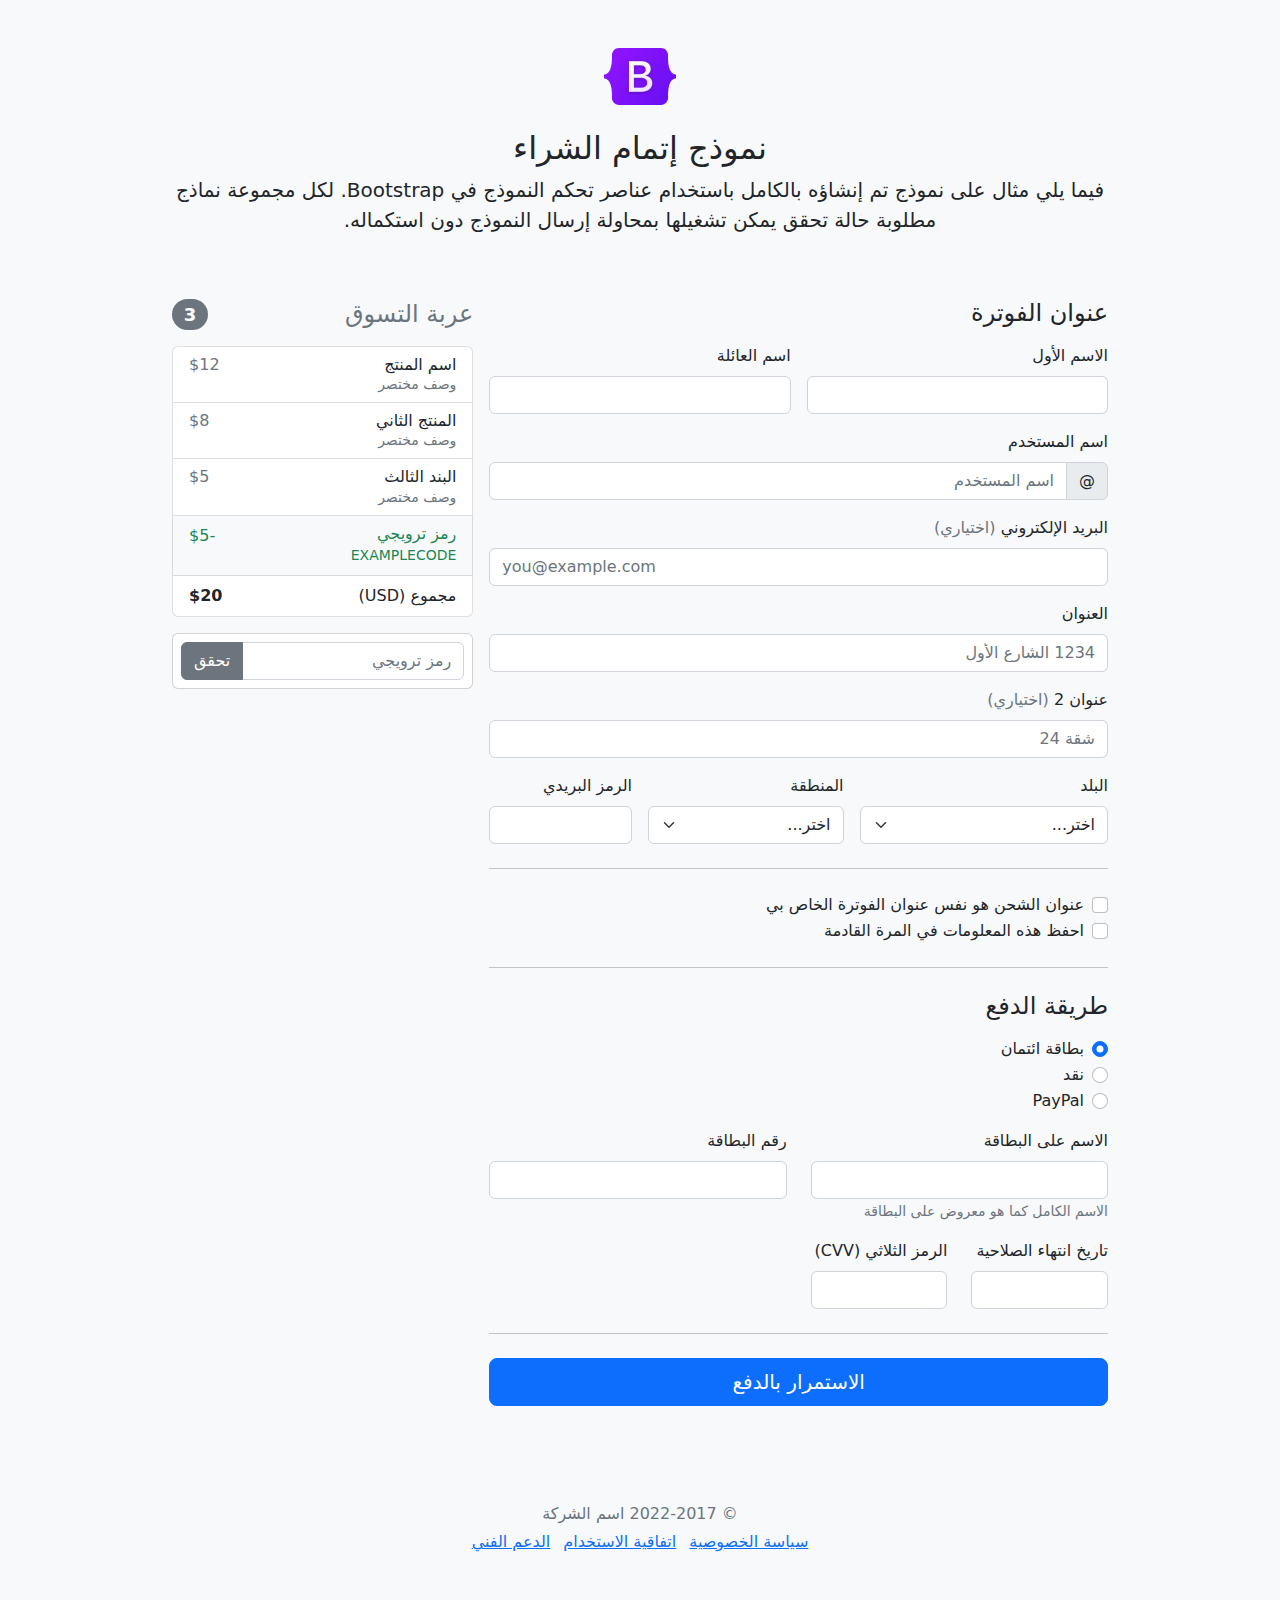
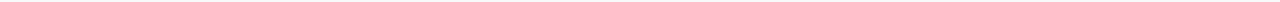
<file: bootstrap/checkout-rtl/index.html>
<!doctype html>
<html lang="ar" dir="rtl">
  <head>
    <meta charset="utf-8">
    <meta name="viewport" content="width=device-width, initial-scale=1">
    <meta name="description" content="">
    <meta name="author" content="Mark Otto, Jacob Thornton, and Bootstrap contributors">
    <meta name="generator" content="Hugo 0.104.2">
    <title>مثال إتمام الشراء · Bootstrap v5.2</title>

    <link rel="canonical" href="https://getbootstrap.com/docs/5.2/examples/checkout-rtl/">

    

    

<link href="../assets/dist/css/bootstrap.rtl.min.css" rel="stylesheet">

    <style>
      .bd-placeholder-img {
        font-size: 1.125rem;
        text-anchor: middle;
        -webkit-user-select: none;
        -moz-user-select: none;
        user-select: none;
      }

      @media (min-width: 768px) {
        .bd-placeholder-img-lg {
          font-size: 3.5rem;
        }
      }

      .b-example-divider {
        height: 3rem;
        background-color: rgba(0, 0, 0, .1);
        border: solid rgba(0, 0, 0, .15);
        border-width: 1px 0;
        box-shadow: inset 0 .5em 1.5em rgba(0, 0, 0, .1), inset 0 .125em .5em rgba(0, 0, 0, .15);
      }

      .b-example-vr {
        flex-shrink: 0;
        width: 1.5rem;
        height: 100vh;
      }

      .bi {
        vertical-align: -.125em;
        fill: currentColor;
      }

      .nav-scroller {
        position: relative;
        z-index: 2;
        height: 2.75rem;
        overflow-y: hidden;
      }

      .nav-scroller .nav {
        display: flex;
        flex-wrap: nowrap;
        padding-bottom: 1rem;
        margin-top: -1px;
        overflow-x: auto;
        text-align: center;
        white-space: nowrap;
        -webkit-overflow-scrolling: touch;
      }
    </style>

    
    <!-- Custom styles for this template -->
    <link href="../checkout/form-validation.css" rel="stylesheet">
  </head>
  <body class="bg-light">
    
<div class="container">
  <main>
    <div class="py-5 text-center">
      <img class="d-block mx-auto mb-4" src="../assets/brand/bootstrap-logo.svg" alt="" width="72" height="57">
      <h2>نموذج إتمام الشراء</h2>
      <p class="lead">فيما يلي مثال على نموذج تم إنشاؤه بالكامل باستخدام عناصر تحكم النموذج في Bootstrap. لكل مجموعة نماذج مطلوبة حالة تحقق يمكن تشغيلها بمحاولة إرسال النموذج دون استكماله.</p>
    </div>

    <div class="row g-3">
      <div class="col-md-5 col-lg-4 order-md-last">
        <h4 class="d-flex justify-content-between align-items-center mb-3">
          <span class="text-muted">عربة التسوق</span>
          <span class="badge bg-secondary rounded-pill">3</span>
        </h4>
        <ul class="list-group mb-3">
          <li class="list-group-item d-flex justify-content-between lh-sm">
            <div>
              <h6 class="my-0">اسم المنتج</h6>
              <small class="text-muted">وصف مختصر</small>
            </div>
            <span class="text-muted">$12</span>
          </li>
          <li class="list-group-item d-flex justify-content-between lh-sm">
            <div>
              <h6 class="my-0">المنتج الثاني</h6>
              <small class="text-muted">وصف مختصر</small>
            </div>
            <span class="text-muted">$8</span>
          </li>
          <li class="list-group-item d-flex justify-content-between lh-sm">
            <div>
              <h6 class="my-0">البند الثالث</h6>
              <small class="text-muted">وصف مختصر</small>
            </div>
            <span class="text-muted">$5</span>
          </li>
          <li class="list-group-item d-flex justify-content-between bg-light">
            <div class="text-success">
              <h6 class="my-0">رمز ترويجي</h6>
              <small>EXAMPLECODE</small>
            </div>
            <span class="text-success">-$5</span>
          </li>
          <li class="list-group-item d-flex justify-content-between">
            <span>مجموع (USD)</span>
            <strong>$20</strong>
          </li>
        </ul>

        <form class="card p-2">
          <div class="input-group">
            <input type="text" class="form-control" placeholder="رمز ترويجي">
            <button type="submit" class="btn btn-secondary">تحقق</button>
          </div>
        </form>
      </div>
      <div class="col-md-7 col-lg-8">
        <h4 class="mb-3">عنوان الفوترة</h4>
        <form class="needs-validation" novalidate>
          <div class="row g-3">
            <div class="col-sm-6">
              <label for="firstName" class="form-label">الاسم الأول</label>
              <input type="text" class="form-control" id="firstName" placeholder="" value="" required>
              <div class="invalid-feedback">
                يرجى إدخال اسم أول صحيح.
              </div>
            </div>

            <div class="col-sm-6">
              <label for="lastName" class="form-label">اسم العائلة</label>
              <input type="text" class="form-control" id="lastName" placeholder="" value="" required>
              <div class="invalid-feedback">
                يرجى إدخال اسم عائلة صحيح.
              </div>
            </div>

            <div class="col-12">
              <label for="username" class="form-label">اسم المستخدم</label>
              <div class="input-group has-validation">
                <span class="input-group-text">@</span>
                <input type="text" class="form-control" id="username" placeholder="اسم المستخدم" required>
              <div class="invalid-feedback">
                اسم المستخدم الخاص بك مطلوب.
                </div>
              </div>
            </div>

            <div class="col-12">
              <label for="email" class="form-label">البريد الإلكتروني <span class="text-muted">(اختياري)</span></label>
              <input type="email" class="form-control" id="email" placeholder="you@example.com">
              <div class="invalid-feedback">
                يرجى إدخال عنوان بريد إلكتروني صحيح لتصلكم تحديثات الشحن.
              </div>
            </div>

            <div class="col-12">
              <label for="address" class="form-label">العنوان</label>
              <input type="text" class="form-control" id="address" placeholder="1234 الشارع الأول" required>
              <div class="invalid-feedback">
                يرجى إدخال عنوان الشحن الخاص بك.
              </div>
            </div>

            <div class="col-12">
              <label for="address2" class="form-label">عنوان 2 <span class="text-muted">(اختياري)</span></label>
              <input type="text" class="form-control" id="address2" placeholder="شقة 24">
            </div>

            <div class="col-md-5">
              <label for="country" class="form-label">البلد</label>
              <select class="form-select" id="country" required>
                <option value="">اختر...</option>
                <option>الولايات المتحدة الأمريكية</option>
              </select>
              <div class="invalid-feedback">
                يرجى اختيار بلد صحيح.
              </div>
            </div>

            <div class="col-md-4">
              <label for="state" class="form-label">المنطقة</label>
              <select class="form-select" id="state" required>
                <option value="">اختر...</option>
                <option>كاليفورنيا</option>
              </select>
              <div class="invalid-feedback">
                يرجى اختيار اسم منطقة صحيح.
              </div>
            </div>

            <div class="col-md-3">
              <label for="zip" class="form-label">الرمز البريدي</label>
              <input type="text" class="form-control" id="zip" placeholder="" required>
              <div class="invalid-feedback">
                الرمز البريدي مطلوب.
              </div>
            </div>
          </div>

          <hr class="my-4">

          <div class="form-check">
            <input type="checkbox" class="form-check-input" id="same-address">
            <label class="form-check-label" for="same-address">عنوان الشحن هو نفس عنوان الفوترة الخاص بي</label>
          </div>

          <div class="form-check">
            <input type="checkbox" class="form-check-input" id="save-info">
            <label class="form-check-label" for="save-info">احفظ هذه المعلومات في المرة القادمة</label>
          </div>

          <hr class="my-4">

          <h4 class="mb-3">طريقة الدفع</h4>

          <div class="my-3">
            <div class="form-check">
              <input id="credit" name="paymentMethod" type="radio" class="form-check-input" checked required>
              <label class="form-check-label" for="credit">بطاقة ائتمان</label>
            </div>
            <div class="form-check">
              <input id="cash" name="paymentMethod" type="radio" class="form-check-input" required>
              <label class="form-check-label" for="cash">نقد</label>
            </div>
            <div class="form-check">
              <input id="paypal" name="paymentMethod" type="radio" class="form-check-input" required>
              <label class="form-check-label" for="paypal">PayPal</label>
            </div>
          </div>

          <div class="row gy-3">
            <div class="col-md-6">
              <label for="cc-name" class="form-label">الاسم على البطاقة</label>
              <input type="text" class="form-control" id="cc-name" placeholder="" required>
              <small class="text-muted">الاسم الكامل كما هو معروض على البطاقة</small>
              <div class="invalid-feedback">
                الاسم على البطاقة مطلوب
              </div>
            </div>

            <div class="col-md-6">
              <label for="cc-number" class="form-label">رقم البطاقة</label>
              <input type="text" class="form-control" id="cc-number" placeholder="" required>
              <div class="invalid-feedback">
                رقم بطاقة الائتمان مطلوب
              </div>
            </div>

            <div class="col-md-3">
              <label for="cc-expiration" class="form-label">تاريخ انتهاء الصلاحية</label>
              <input type="text" class="form-control" id="cc-expiration" placeholder="" required>
              <div class="invalid-feedback">
                تاريخ انتهاء الصلاحية مطلوب
              </div>
            </div>

            <div class="col-md-3">
              <label for="cc-cvv" class="form-label">الرمز الثلاثي (CVV)</label>
              <input type="text" class="form-control" id="cc-cvv" placeholder="" required>
              <div class="invalid-feedback">
                رمز الحماية مطلوب
              </div>
            </div>
          </div>

          <hr class="my-4">

          <button class="w-100 btn btn-primary btn-lg" type="submit">الاستمرار بالدفع</button>
        </form>
      </div>
    </div>
  </main>
  <footer class="my-5 pt-5 text-muted text-center text-small">
    <p class="mb-1">&copy; 2022-2017 اسم الشركة</p>
    <ul class="list-inline">
      <li class="list-inline-item"><a href="#">سياسة الخصوصية</a></li>
      <li class="list-inline-item"><a href="#">اتفاقية الاستخدام</a></li>
      <li class="list-inline-item"><a href="#">الدعم الفني</a></li>
    </ul>
  </footer>
</div>


    <script src="../assets/dist/js/bootstrap.bundle.min.js"></script>

      <script src="../checkout/form-validation.js"></script>
  </body>
</html>
</file>
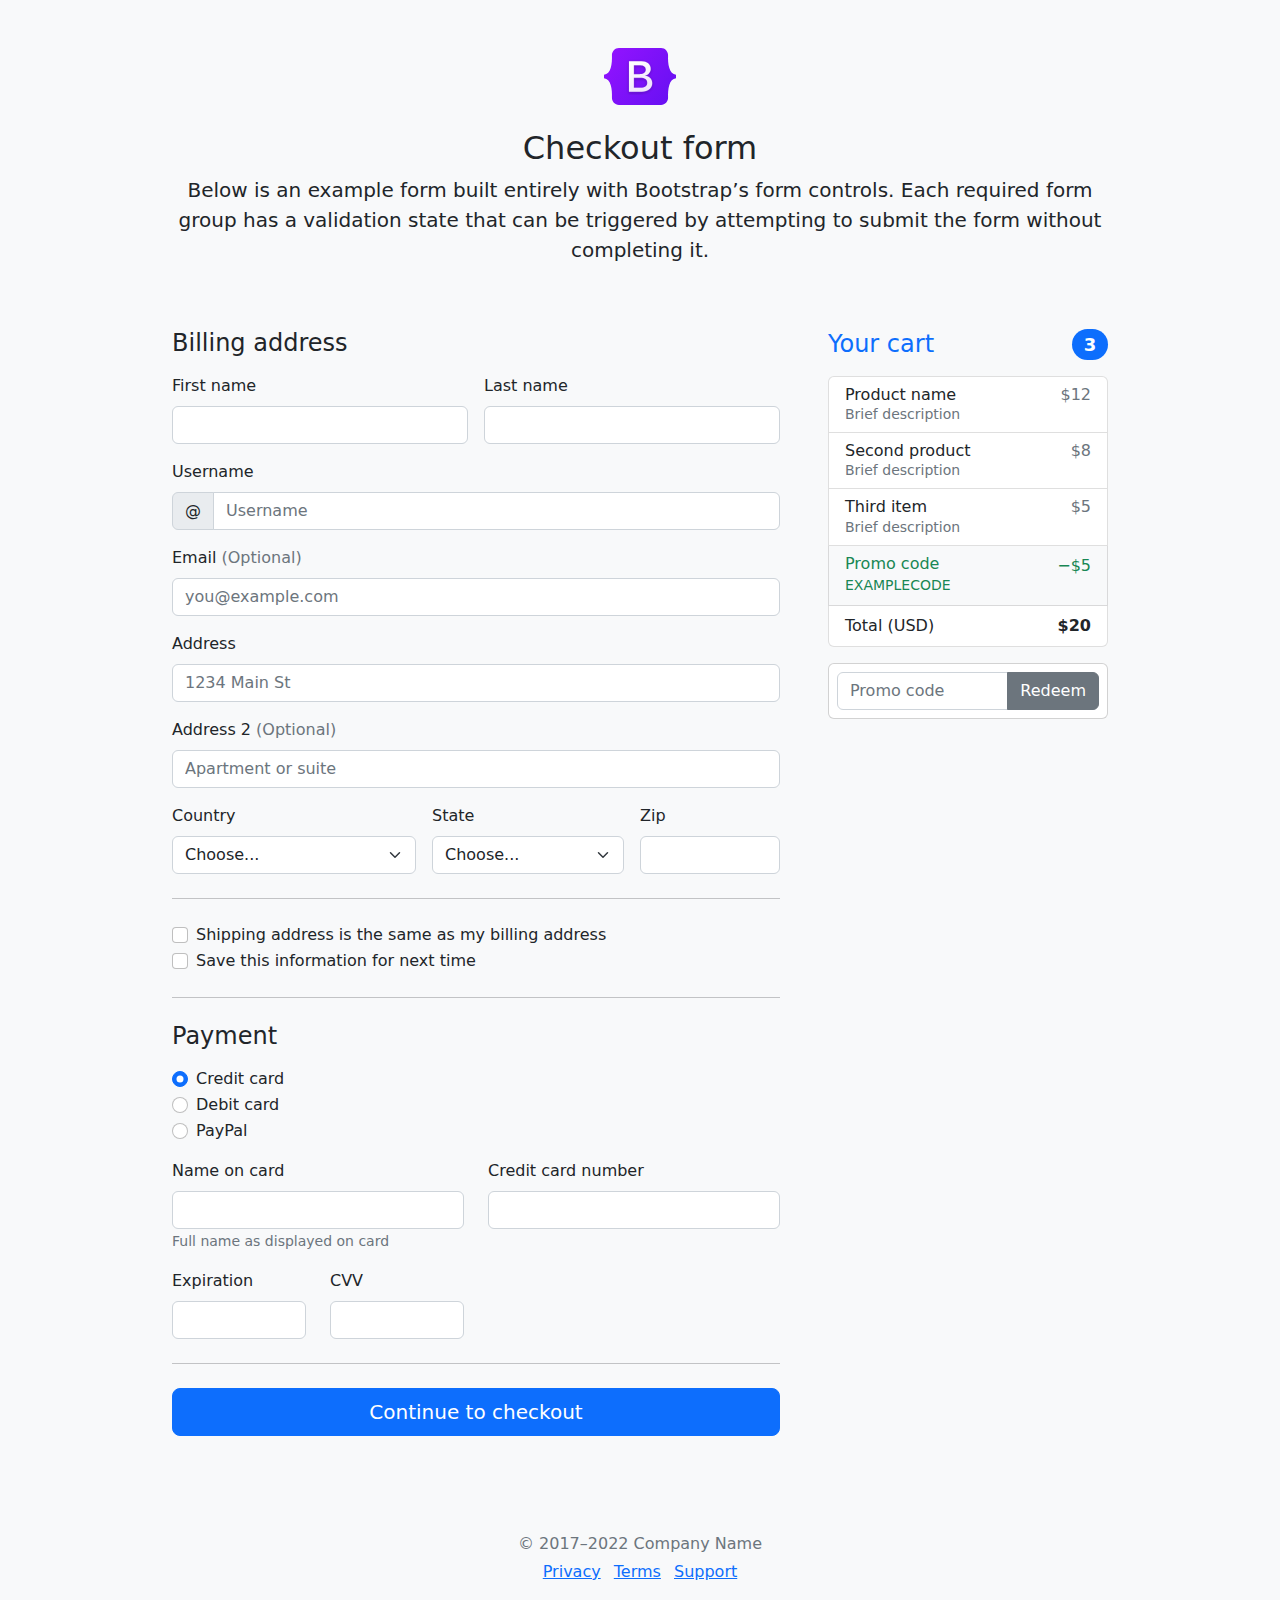
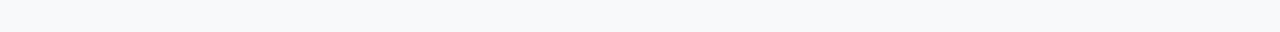
<file: bootstrap/checkout/index.html>
<!doctype html>
<html lang="en">
  <head>
    <meta charset="utf-8">
    <meta name="viewport" content="width=device-width, initial-scale=1">
    <meta name="description" content="">
    <meta name="author" content="Mark Otto, Jacob Thornton, and Bootstrap contributors">
    <meta name="generator" content="Hugo 0.104.2">
    <title>Checkout example · Bootstrap v5.2</title>

    <link rel="canonical" href="https://getbootstrap.com/docs/5.2/examples/checkout/">

    

    

<link href="../assets/dist/css/bootstrap.min.css" rel="stylesheet">

    <style>
      .bd-placeholder-img {
        font-size: 1.125rem;
        text-anchor: middle;
        -webkit-user-select: none;
        -moz-user-select: none;
        user-select: none;
      }

      @media (min-width: 768px) {
        .bd-placeholder-img-lg {
          font-size: 3.5rem;
        }
      }

      .b-example-divider {
        height: 3rem;
        background-color: rgba(0, 0, 0, .1);
        border: solid rgba(0, 0, 0, .15);
        border-width: 1px 0;
        box-shadow: inset 0 .5em 1.5em rgba(0, 0, 0, .1), inset 0 .125em .5em rgba(0, 0, 0, .15);
      }

      .b-example-vr {
        flex-shrink: 0;
        width: 1.5rem;
        height: 100vh;
      }

      .bi {
        vertical-align: -.125em;
        fill: currentColor;
      }

      .nav-scroller {
        position: relative;
        z-index: 2;
        height: 2.75rem;
        overflow-y: hidden;
      }

      .nav-scroller .nav {
        display: flex;
        flex-wrap: nowrap;
        padding-bottom: 1rem;
        margin-top: -1px;
        overflow-x: auto;
        text-align: center;
        white-space: nowrap;
        -webkit-overflow-scrolling: touch;
      }
    </style>

    
    <!-- Custom styles for this template -->
    <link href="form-validation.css" rel="stylesheet">
  </head>
  <body class="bg-light">
    
<div class="container">
  <main>
    <div class="py-5 text-center">
      <img class="d-block mx-auto mb-4" src="../assets/brand/bootstrap-logo.svg" alt="" width="72" height="57">
      <h2>Checkout form</h2>
      <p class="lead">Below is an example form built entirely with Bootstrap’s form controls. Each required form group has a validation state that can be triggered by attempting to submit the form without completing it.</p>
    </div>

    <div class="row g-5">
      <div class="col-md-5 col-lg-4 order-md-last">
        <h4 class="d-flex justify-content-between align-items-center mb-3">
          <span class="text-primary">Your cart</span>
          <span class="badge bg-primary rounded-pill">3</span>
        </h4>
        <ul class="list-group mb-3">
          <li class="list-group-item d-flex justify-content-between lh-sm">
            <div>
              <h6 class="my-0">Product name</h6>
              <small class="text-muted">Brief description</small>
            </div>
            <span class="text-muted">$12</span>
          </li>
          <li class="list-group-item d-flex justify-content-between lh-sm">
            <div>
              <h6 class="my-0">Second product</h6>
              <small class="text-muted">Brief description</small>
            </div>
            <span class="text-muted">$8</span>
          </li>
          <li class="list-group-item d-flex justify-content-between lh-sm">
            <div>
              <h6 class="my-0">Third item</h6>
              <small class="text-muted">Brief description</small>
            </div>
            <span class="text-muted">$5</span>
          </li>
          <li class="list-group-item d-flex justify-content-between bg-light">
            <div class="text-success">
              <h6 class="my-0">Promo code</h6>
              <small>EXAMPLECODE</small>
            </div>
            <span class="text-success">−$5</span>
          </li>
          <li class="list-group-item d-flex justify-content-between">
            <span>Total (USD)</span>
            <strong>$20</strong>
          </li>
        </ul>

        <form class="card p-2">
          <div class="input-group">
            <input type="text" class="form-control" placeholder="Promo code">
            <button type="submit" class="btn btn-secondary">Redeem</button>
          </div>
        </form>
      </div>
      <div class="col-md-7 col-lg-8">
        <h4 class="mb-3">Billing address</h4>
        <form class="needs-validation" novalidate>
          <div class="row g-3">
            <div class="col-sm-6">
              <label for="firstName" class="form-label">First name</label>
              <input type="text" class="form-control" id="firstName" placeholder="" value="" required>
              <div class="invalid-feedback">
                Valid first name is required.
              </div>
            </div>

            <div class="col-sm-6">
              <label for="lastName" class="form-label">Last name</label>
              <input type="text" class="form-control" id="lastName" placeholder="" value="" required>
              <div class="invalid-feedback">
                Valid last name is required.
              </div>
            </div>

            <div class="col-12">
              <label for="username" class="form-label">Username</label>
              <div class="input-group has-validation">
                <span class="input-group-text">@</span>
                <input type="text" class="form-control" id="username" placeholder="Username" required>
              <div class="invalid-feedback">
                  Your username is required.
                </div>
              </div>
            </div>

            <div class="col-12">
              <label for="email" class="form-label">Email <span class="text-muted">(Optional)</span></label>
              <input type="email" class="form-control" id="email" placeholder="you@example.com">
              <div class="invalid-feedback">
                Please enter a valid email address for shipping updates.
              </div>
            </div>

            <div class="col-12">
              <label for="address" class="form-label">Address</label>
              <input type="text" class="form-control" id="address" placeholder="1234 Main St" required>
              <div class="invalid-feedback">
                Please enter your shipping address.
              </div>
            </div>

            <div class="col-12">
              <label for="address2" class="form-label">Address 2 <span class="text-muted">(Optional)</span></label>
              <input type="text" class="form-control" id="address2" placeholder="Apartment or suite">
            </div>

            <div class="col-md-5">
              <label for="country" class="form-label">Country</label>
              <select class="form-select" id="country" required>
                <option value="">Choose...</option>
                <option>United States</option>
              </select>
              <div class="invalid-feedback">
                Please select a valid country.
              </div>
            </div>

            <div class="col-md-4">
              <label for="state" class="form-label">State</label>
              <select class="form-select" id="state" required>
                <option value="">Choose...</option>
                <option>California</option>
              </select>
              <div class="invalid-feedback">
                Please provide a valid state.
              </div>
            </div>

            <div class="col-md-3">
              <label for="zip" class="form-label">Zip</label>
              <input type="text" class="form-control" id="zip" placeholder="" required>
              <div class="invalid-feedback">
                Zip code required.
              </div>
            </div>
          </div>

          <hr class="my-4">

          <div class="form-check">
            <input type="checkbox" class="form-check-input" id="same-address">
            <label class="form-check-label" for="same-address">Shipping address is the same as my billing address</label>
          </div>

          <div class="form-check">
            <input type="checkbox" class="form-check-input" id="save-info">
            <label class="form-check-label" for="save-info">Save this information for next time</label>
          </div>

          <hr class="my-4">

          <h4 class="mb-3">Payment</h4>

          <div class="my-3">
            <div class="form-check">
              <input id="credit" name="paymentMethod" type="radio" class="form-check-input" checked required>
              <label class="form-check-label" for="credit">Credit card</label>
            </div>
            <div class="form-check">
              <input id="debit" name="paymentMethod" type="radio" class="form-check-input" required>
              <label class="form-check-label" for="debit">Debit card</label>
            </div>
            <div class="form-check">
              <input id="paypal" name="paymentMethod" type="radio" class="form-check-input" required>
              <label class="form-check-label" for="paypal">PayPal</label>
            </div>
          </div>

          <div class="row gy-3">
            <div class="col-md-6">
              <label for="cc-name" class="form-label">Name on card</label>
              <input type="text" class="form-control" id="cc-name" placeholder="" required>
              <small class="text-muted">Full name as displayed on card</small>
              <div class="invalid-feedback">
                Name on card is required
              </div>
            </div>

            <div class="col-md-6">
              <label for="cc-number" class="form-label">Credit card number</label>
              <input type="text" class="form-control" id="cc-number" placeholder="" required>
              <div class="invalid-feedback">
                Credit card number is required
              </div>
            </div>

            <div class="col-md-3">
              <label for="cc-expiration" class="form-label">Expiration</label>
              <input type="text" class="form-control" id="cc-expiration" placeholder="" required>
              <div class="invalid-feedback">
                Expiration date required
              </div>
            </div>

            <div class="col-md-3">
              <label for="cc-cvv" class="form-label">CVV</label>
              <input type="text" class="form-control" id="cc-cvv" placeholder="" required>
              <div class="invalid-feedback">
                Security code required
              </div>
            </div>
          </div>

          <hr class="my-4">

          <button class="w-100 btn btn-primary btn-lg" type="submit">Continue to checkout</button>
        </form>
      </div>
    </div>
  </main>

  <footer class="my-5 pt-5 text-muted text-center text-small">
    <p class="mb-1">&copy; 2017–2022 Company Name</p>
    <ul class="list-inline">
      <li class="list-inline-item"><a href="#">Privacy</a></li>
      <li class="list-inline-item"><a href="#">Terms</a></li>
      <li class="list-inline-item"><a href="#">Support</a></li>
    </ul>
  </footer>
</div>


    <script src="../assets/dist/js/bootstrap.bundle.min.js"></script>

      <script src="form-validation.js"></script>
  </body>
</html>
</file>
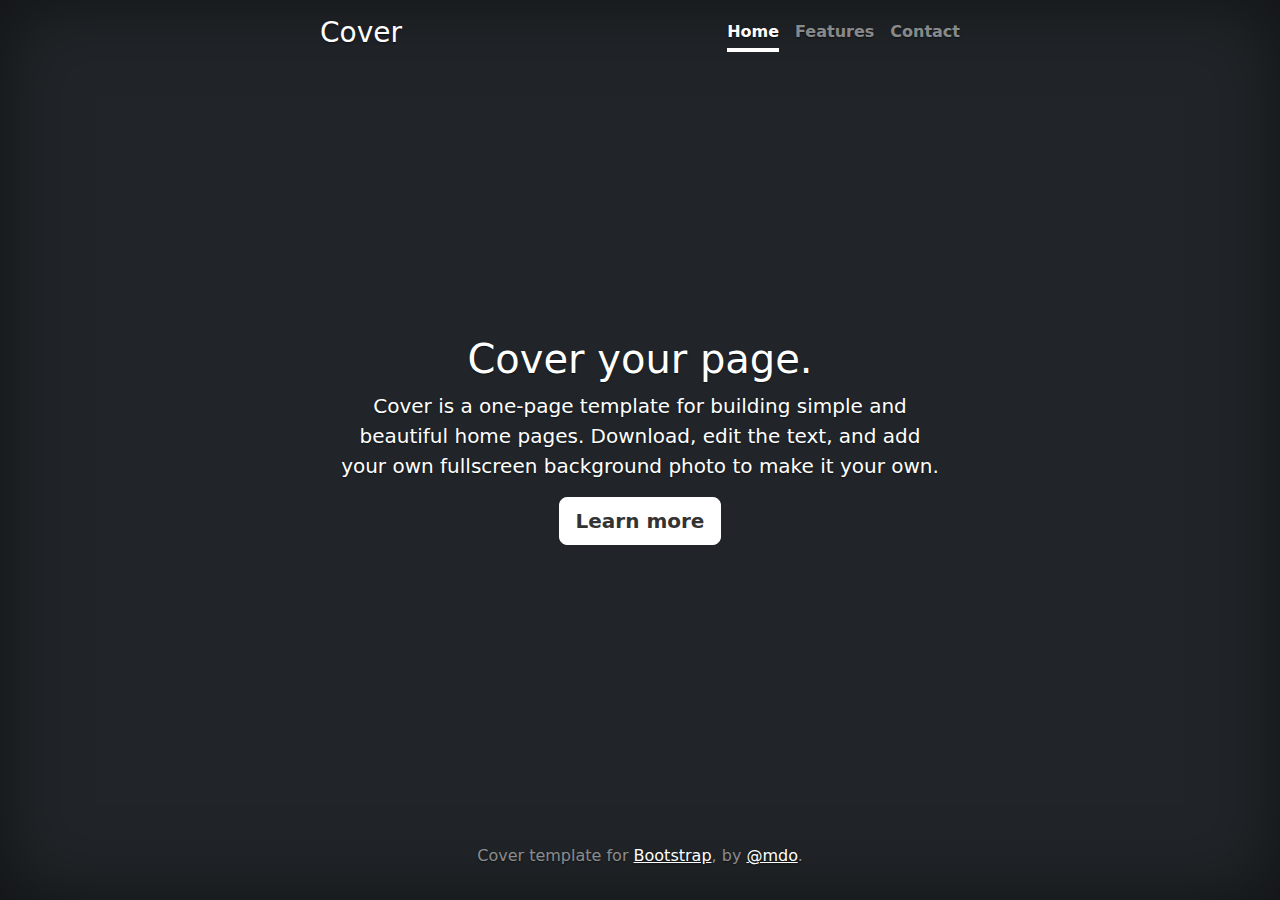
<file: bootstrap/cover/index.html>
<!doctype html>
<html lang="en" class="h-100">
  <head>
    <meta charset="utf-8">
    <meta name="viewport" content="width=device-width, initial-scale=1">
    <meta name="description" content="">
    <meta name="author" content="Mark Otto, Jacob Thornton, and Bootstrap contributors">
    <meta name="generator" content="Hugo 0.104.2">
    <title>Cover Template · Bootstrap v5.2</title>

    <link rel="canonical" href="https://getbootstrap.com/docs/5.2/examples/cover/">

    

    

<link href="../assets/dist/css/bootstrap.min.css" rel="stylesheet">

    <style>
      .bd-placeholder-img {
        font-size: 1.125rem;
        text-anchor: middle;
        -webkit-user-select: none;
        -moz-user-select: none;
        user-select: none;
      }

      @media (min-width: 768px) {
        .bd-placeholder-img-lg {
          font-size: 3.5rem;
        }
      }

      .b-example-divider {
        height: 3rem;
        background-color: rgba(0, 0, 0, .1);
        border: solid rgba(0, 0, 0, .15);
        border-width: 1px 0;
        box-shadow: inset 0 .5em 1.5em rgba(0, 0, 0, .1), inset 0 .125em .5em rgba(0, 0, 0, .15);
      }

      .b-example-vr {
        flex-shrink: 0;
        width: 1.5rem;
        height: 100vh;
      }

      .bi {
        vertical-align: -.125em;
        fill: currentColor;
      }

      .nav-scroller {
        position: relative;
        z-index: 2;
        height: 2.75rem;
        overflow-y: hidden;
      }

      .nav-scroller .nav {
        display: flex;
        flex-wrap: nowrap;
        padding-bottom: 1rem;
        margin-top: -1px;
        overflow-x: auto;
        text-align: center;
        white-space: nowrap;
        -webkit-overflow-scrolling: touch;
      }
    </style>

    
    <!-- Custom styles for this template -->
    <link href="cover.css" rel="stylesheet">
  </head>
  <body class="d-flex h-100 text-center text-bg-dark">
    
<div class="cover-container d-flex w-100 h-100 p-3 mx-auto flex-column">
  <header class="mb-auto">
    <div>
      <h3 class="float-md-start mb-0">Cover</h3>
      <nav class="nav nav-masthead justify-content-center float-md-end">
        <a class="nav-link fw-bold py-1 px-0 active" aria-current="page" href="#">Home</a>
        <a class="nav-link fw-bold py-1 px-0" href="#">Features</a>
        <a class="nav-link fw-bold py-1 px-0" href="#">Contact</a>
      </nav>
    </div>
  </header>

  <main class="px-3">
    <h1>Cover your page.</h1>
    <p class="lead">Cover is a one-page template for building simple and beautiful home pages. Download, edit the text, and add your own fullscreen background photo to make it your own.</p>
    <p class="lead">
      <a href="#" class="btn btn-lg btn-secondary fw-bold border-white bg-white">Learn more</a>
    </p>
  </main>

  <footer class="mt-auto text-white-50">
    <p>Cover template for <a href="https://getbootstrap.com/" class="text-white">Bootstrap</a>, by <a href="https://twitter.com/mdo" class="text-white">@mdo</a>.</p>
  </footer>
</div>


    
  </body>
</html>
</file>
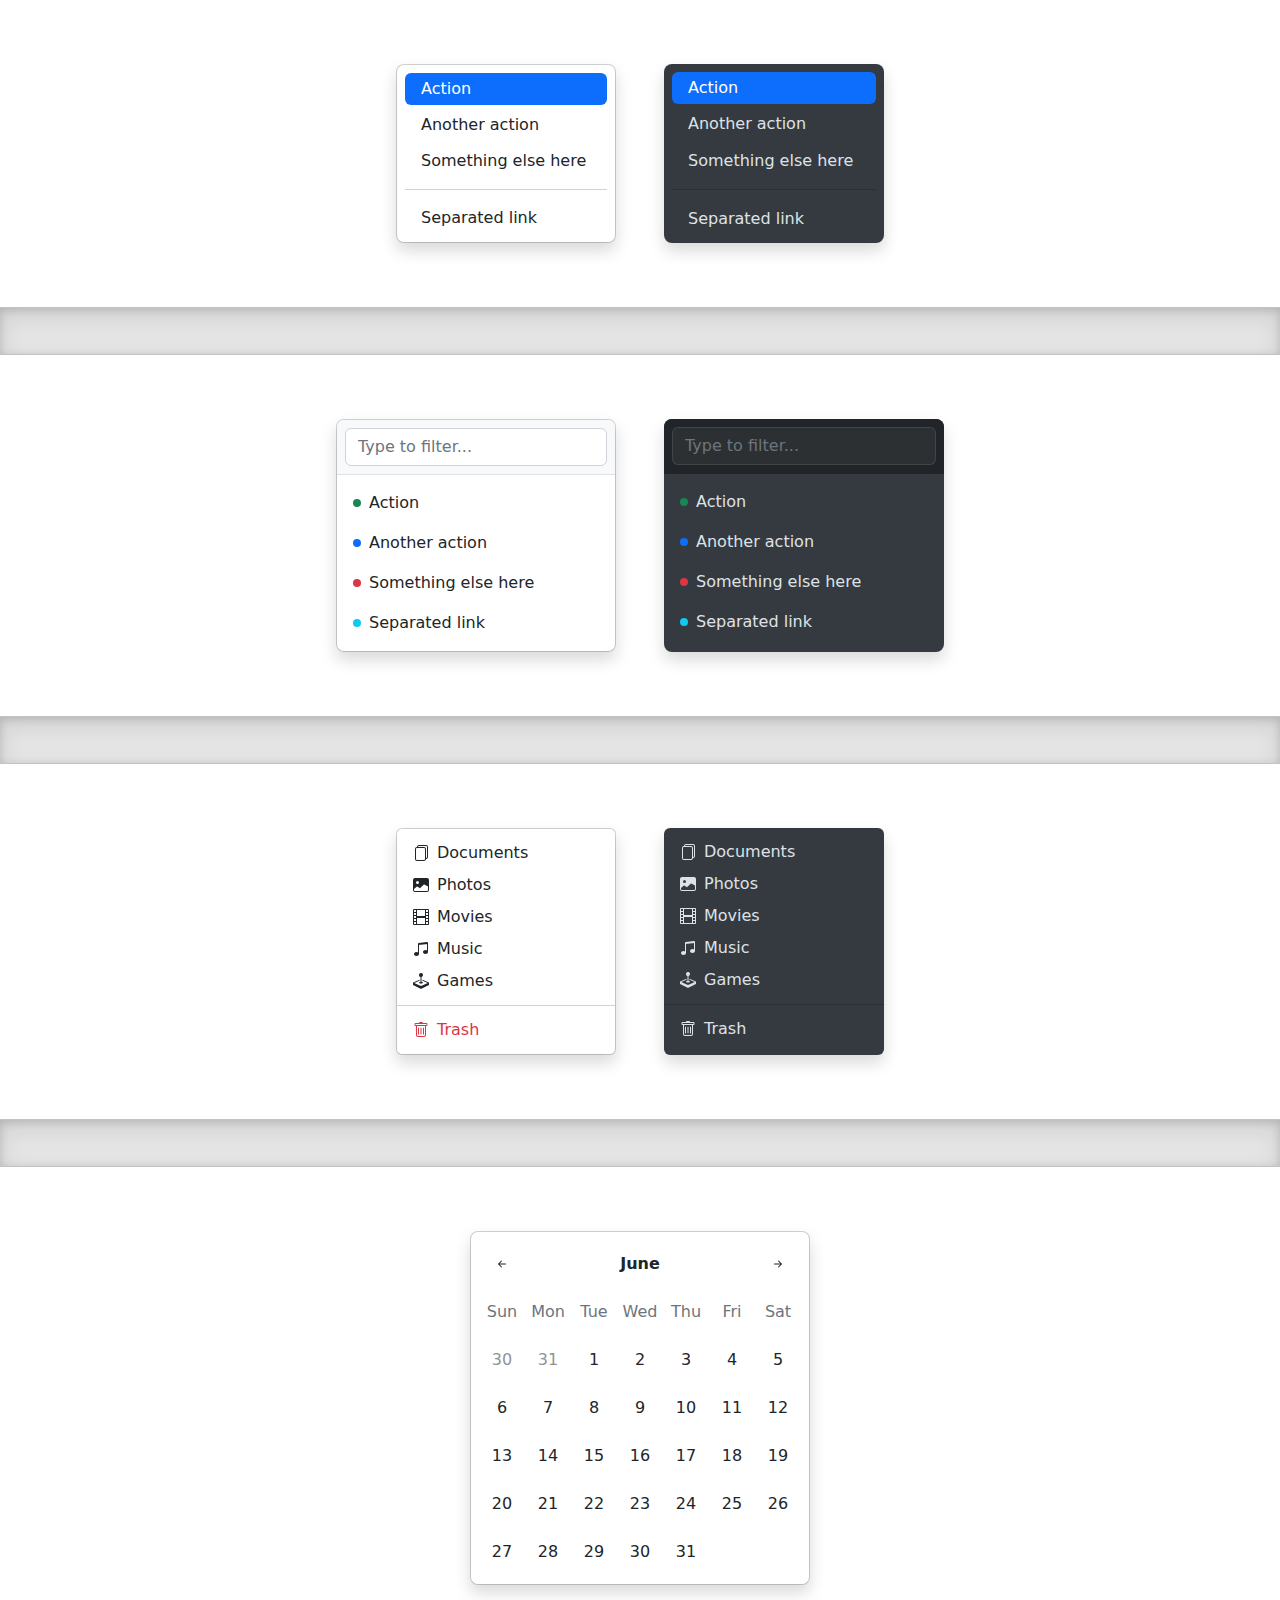
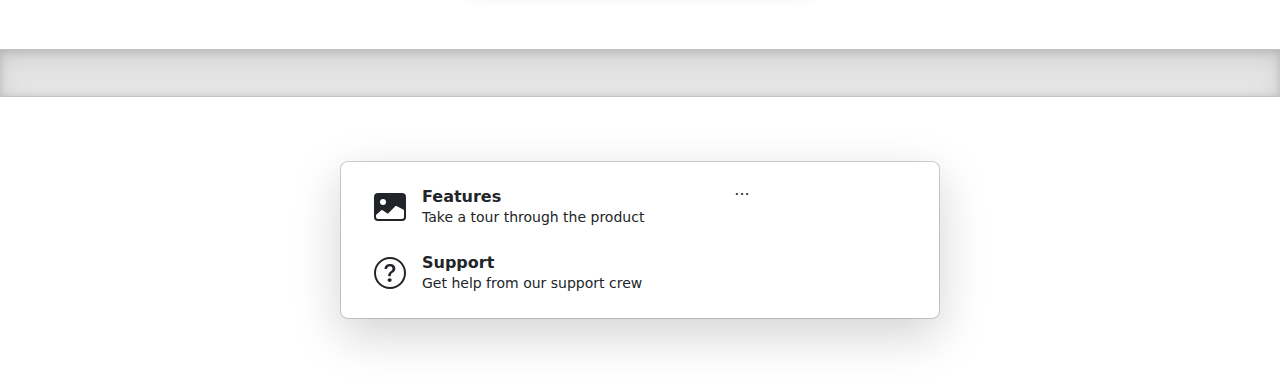
<file: bootstrap/dropdowns/index.html>
<!doctype html>
<html lang="en">
  <head>
    <meta charset="utf-8">
    <meta name="viewport" content="width=device-width, initial-scale=1">
    <meta name="description" content="">
    <meta name="author" content="Mark Otto, Jacob Thornton, and Bootstrap contributors">
    <meta name="generator" content="Hugo 0.104.2">
    <title>Dropdowns · Bootstrap v5.2</title>

    <link rel="canonical" href="https://getbootstrap.com/docs/5.2/examples/dropdowns/">

    

    

<link href="../assets/dist/css/bootstrap.min.css" rel="stylesheet">

    <style>
      .bd-placeholder-img {
        font-size: 1.125rem;
        text-anchor: middle;
        -webkit-user-select: none;
        -moz-user-select: none;
        user-select: none;
      }

      @media (min-width: 768px) {
        .bd-placeholder-img-lg {
          font-size: 3.5rem;
        }
      }

      .b-example-divider {
        height: 3rem;
        background-color: rgba(0, 0, 0, .1);
        border: solid rgba(0, 0, 0, .15);
        border-width: 1px 0;
        box-shadow: inset 0 .5em 1.5em rgba(0, 0, 0, .1), inset 0 .125em .5em rgba(0, 0, 0, .15);
      }

      .b-example-vr {
        flex-shrink: 0;
        width: 1.5rem;
        height: 100vh;
      }

      .bi {
        vertical-align: -.125em;
        fill: currentColor;
      }

      .nav-scroller {
        position: relative;
        z-index: 2;
        height: 2.75rem;
        overflow-y: hidden;
      }

      .nav-scroller .nav {
        display: flex;
        flex-wrap: nowrap;
        padding-bottom: 1rem;
        margin-top: -1px;
        overflow-x: auto;
        text-align: center;
        white-space: nowrap;
        -webkit-overflow-scrolling: touch;
      }
    </style>

    
    <!-- Custom styles for this template -->
    <link href="dropdowns.css" rel="stylesheet">
  </head>
  <body>
    
<svg xmlns="http://www.w3.org/2000/svg" style="display: none;">
  <symbol id="bootstrap" viewBox="0 0 118 94">
    <title>Bootstrap</title>
    <path fill-rule="evenodd" clip-rule="evenodd" d="M24.509 0c-6.733 0-11.715 5.893-11.492 12.284.214 6.14-.064 14.092-2.066 20.577C8.943 39.365 5.547 43.485 0 44.014v5.972c5.547.529 8.943 4.649 10.951 11.153 2.002 6.485 2.28 14.437 2.066 20.577C12.794 88.106 17.776 94 24.51 94H93.5c6.733 0 11.714-5.893 11.491-12.284-.214-6.14.064-14.092 2.066-20.577 2.009-6.504 5.396-10.624 10.943-11.153v-5.972c-5.547-.529-8.934-4.649-10.943-11.153-2.002-6.484-2.28-14.437-2.066-20.577C105.214 5.894 100.233 0 93.5 0H24.508zM80 57.863C80 66.663 73.436 72 62.543 72H44a2 2 0 01-2-2V24a2 2 0 012-2h18.437c9.083 0 15.044 4.92 15.044 12.474 0 5.302-4.01 10.049-9.119 10.88v.277C75.317 46.394 80 51.21 80 57.863zM60.521 28.34H49.948v14.934h8.905c6.884 0 10.68-2.772 10.68-7.727 0-4.643-3.264-7.207-9.012-7.207zM49.948 49.2v16.458H60.91c7.167 0 10.964-2.876 10.964-8.281 0-5.406-3.903-8.178-11.425-8.178H49.948z"></path>
  </symbol>

  <symbol id="exclamation-triangle-fill" viewBox="0 0 16 16">
    <path d="M8.982 1.566a1.13 1.13 0 0 0-1.96 0L.165 13.233c-.457.778.091 1.767.98 1.767h13.713c.889 0 1.438-.99.98-1.767L8.982 1.566zM8 5c.535 0 .954.462.9.995l-.35 3.507a.552.552 0 0 1-1.1 0L7.1 5.995A.905.905 0 0 1 8 5zm.002 6a1 1 0 1 1 0 2 1 1 0 0 1 0-2z"/>
  </symbol>

  <symbol id="check2" viewBox="0 0 16 16">
    <path d="M13.854 3.646a.5.5 0 0 1 0 .708l-7 7a.5.5 0 0 1-.708 0l-3.5-3.5a.5.5 0 1 1 .708-.708L6.5 10.293l6.646-6.647a.5.5 0 0 1 .708 0z"/>
  </symbol>

  <symbol id="check2-circle" viewBox="0 0 16 16">
    <path d="M2.5 8a5.5 5.5 0 0 1 8.25-4.764.5.5 0 0 0 .5-.866A6.5 6.5 0 1 0 14.5 8a.5.5 0 0 0-1 0 5.5 5.5 0 1 1-11 0z"/>
    <path d="M15.354 3.354a.5.5 0 0 0-.708-.708L8 9.293 5.354 6.646a.5.5 0 1 0-.708.708l3 3a.5.5 0 0 0 .708 0l7-7z"/>
  </symbol>

  <symbol id="bookmark-star" viewBox="0 0 16 16">
    <path d="M7.84 4.1a.178.178 0 0 1 .32 0l.634 1.285a.178.178 0 0 0 .134.098l1.42.206c.145.021.204.2.098.303L9.42 6.993a.178.178 0 0 0-.051.158l.242 1.414a.178.178 0 0 1-.258.187l-1.27-.668a.178.178 0 0 0-.165 0l-1.27.668a.178.178 0 0 1-.257-.187l.242-1.414a.178.178 0 0 0-.05-.158l-1.03-1.001a.178.178 0 0 1 .098-.303l1.42-.206a.178.178 0 0 0 .134-.098L7.84 4.1z"/>
    <path d="M2 2a2 2 0 0 1 2-2h8a2 2 0 0 1 2 2v13.5a.5.5 0 0 1-.777.416L8 13.101l-5.223 2.815A.5.5 0 0 1 2 15.5V2zm2-1a1 1 0 0 0-1 1v12.566l4.723-2.482a.5.5 0 0 1 .554 0L13 14.566V2a1 1 0 0 0-1-1H4z"/>
  </symbol>

  <symbol id="grid-fill" viewBox="0 0 16 16">
    <path d="M1 2.5A1.5 1.5 0 0 1 2.5 1h3A1.5 1.5 0 0 1 7 2.5v3A1.5 1.5 0 0 1 5.5 7h-3A1.5 1.5 0 0 1 1 5.5v-3zm8 0A1.5 1.5 0 0 1 10.5 1h3A1.5 1.5 0 0 1 15 2.5v3A1.5 1.5 0 0 1 13.5 7h-3A1.5 1.5 0 0 1 9 5.5v-3zm-8 8A1.5 1.5 0 0 1 2.5 9h3A1.5 1.5 0 0 1 7 10.5v3A1.5 1.5 0 0 1 5.5 15h-3A1.5 1.5 0 0 1 1 13.5v-3zm8 0A1.5 1.5 0 0 1 10.5 9h3a1.5 1.5 0 0 1 1.5 1.5v3a1.5 1.5 0 0 1-1.5 1.5h-3A1.5 1.5 0 0 1 9 13.5v-3z"/>
  </symbol>

  <symbol id="stars" viewBox="0 0 16 16">
    <path d="M7.657 6.247c.11-.33.576-.33.686 0l.645 1.937a2.89 2.89 0 0 0 1.829 1.828l1.936.645c.33.11.33.576 0 .686l-1.937.645a2.89 2.89 0 0 0-1.828 1.829l-.645 1.936a.361.361 0 0 1-.686 0l-.645-1.937a2.89 2.89 0 0 0-1.828-1.828l-1.937-.645a.361.361 0 0 1 0-.686l1.937-.645a2.89 2.89 0 0 0 1.828-1.828l.645-1.937zM3.794 1.148a.217.217 0 0 1 .412 0l.387 1.162c.173.518.579.924 1.097 1.097l1.162.387a.217.217 0 0 1 0 .412l-1.162.387A1.734 1.734 0 0 0 4.593 5.69l-.387 1.162a.217.217 0 0 1-.412 0L3.407 5.69A1.734 1.734 0 0 0 2.31 4.593l-1.162-.387a.217.217 0 0 1 0-.412l1.162-.387A1.734 1.734 0 0 0 3.407 2.31l.387-1.162zM10.863.099a.145.145 0 0 1 .274 0l.258.774c.115.346.386.617.732.732l.774.258a.145.145 0 0 1 0 .274l-.774.258a1.156 1.156 0 0 0-.732.732l-.258.774a.145.145 0 0 1-.274 0l-.258-.774a1.156 1.156 0 0 0-.732-.732L9.1 2.137a.145.145 0 0 1 0-.274l.774-.258c.346-.115.617-.386.732-.732L10.863.1z"/>
  </symbol>

  <symbol id="film" viewBox="0 0 16 16">
    <path d="M0 1a1 1 0 0 1 1-1h14a1 1 0 0 1 1 1v14a1 1 0 0 1-1 1H1a1 1 0 0 1-1-1V1zm4 0v6h8V1H4zm8 8H4v6h8V9zM1 1v2h2V1H1zm2 3H1v2h2V4zM1 7v2h2V7H1zm2 3H1v2h2v-2zm-2 3v2h2v-2H1zM15 1h-2v2h2V1zm-2 3v2h2V4h-2zm2 3h-2v2h2V7zm-2 3v2h2v-2h-2zm2 3h-2v2h2v-2z"/>
  </symbol>

  <symbol id="joystick" viewBox="0 0 16 16">
    <path d="M10 2a2 2 0 0 1-1.5 1.937v5.087c.863.083 1.5.377 1.5.726 0 .414-.895.75-2 .75s-2-.336-2-.75c0-.35.637-.643 1.5-.726V3.937A2 2 0 1 1 10 2z"/>
    <path d="M0 9.665v1.717a1 1 0 0 0 .553.894l6.553 3.277a2 2 0 0 0 1.788 0l6.553-3.277a1 1 0 0 0 .553-.894V9.665c0-.1-.06-.19-.152-.23L9.5 6.715v.993l5.227 2.178a.125.125 0 0 1 .001.23l-5.94 2.546a2 2 0 0 1-1.576 0l-5.94-2.546a.125.125 0 0 1 .001-.23L6.5 7.708l-.013-.988L.152 9.435a.25.25 0 0 0-.152.23z"/>
  </symbol>

  <symbol id="music-note-beamed" viewBox="0 0 16 16">
    <path d="M6 13c0 1.105-1.12 2-2.5 2S1 14.105 1 13c0-1.104 1.12-2 2.5-2s2.5.896 2.5 2zm9-2c0 1.105-1.12 2-2.5 2s-2.5-.895-2.5-2 1.12-2 2.5-2 2.5.895 2.5 2z"/>
    <path fill-rule="evenodd" d="M14 11V2h1v9h-1zM6 3v10H5V3h1z"/>
    <path d="M5 2.905a1 1 0 0 1 .9-.995l8-.8a1 1 0 0 1 1.1.995V3L5 4V2.905z"/>
  </symbol>

  <symbol id="files" viewBox="0 0 16 16">
    <path d="M13 0H6a2 2 0 0 0-2 2 2 2 0 0 0-2 2v10a2 2 0 0 0 2 2h7a2 2 0 0 0 2-2 2 2 0 0 0 2-2V2a2 2 0 0 0-2-2zm0 13V4a2 2 0 0 0-2-2H5a1 1 0 0 1 1-1h7a1 1 0 0 1 1 1v10a1 1 0 0 1-1 1zM3 4a1 1 0 0 1 1-1h7a1 1 0 0 1 1 1v10a1 1 0 0 1-1 1H4a1 1 0 0 1-1-1V4z"/>
  </symbol>

  <symbol id="image-fill" viewBox="0 0 16 16">
    <path d="M.002 3a2 2 0 0 1 2-2h12a2 2 0 0 1 2 2v10a2 2 0 0 1-2 2h-12a2 2 0 0 1-2-2V3zm1 9v1a1 1 0 0 0 1 1h12a1 1 0 0 0 1-1V9.5l-3.777-1.947a.5.5 0 0 0-.577.093l-3.71 3.71-2.66-1.772a.5.5 0 0 0-.63.062L1.002 12zm5-6.5a1.5 1.5 0 1 0-3 0 1.5 1.5 0 0 0 3 0z"/>
  </symbol>

  <symbol id="trash" viewBox="0 0 16 16">
    <path d="M5.5 5.5A.5.5 0 0 1 6 6v6a.5.5 0 0 1-1 0V6a.5.5 0 0 1 .5-.5zm2.5 0a.5.5 0 0 1 .5.5v6a.5.5 0 0 1-1 0V6a.5.5 0 0 1 .5-.5zm3 .5a.5.5 0 0 0-1 0v6a.5.5 0 0 0 1 0V6z"/>
    <path fill-rule="evenodd" d="M14.5 3a1 1 0 0 1-1 1H13v9a2 2 0 0 1-2 2H5a2 2 0 0 1-2-2V4h-.5a1 1 0 0 1-1-1V2a1 1 0 0 1 1-1H6a1 1 0 0 1 1-1h2a1 1 0 0 1 1 1h3.5a1 1 0 0 1 1 1v1zM4.118 4 4 4.059V13a1 1 0 0 0 1 1h6a1 1 0 0 0 1-1V4.059L11.882 4H4.118zM2.5 3V2h11v1h-11z"/>
  </symbol>

  <symbol id="question-circle" viewBox="0 0 16 16">
    <path d="M8 15A7 7 0 1 1 8 1a7 7 0 0 1 0 14zm0 1A8 8 0 1 0 8 0a8 8 0 0 0 0 16z"/>
    <path d="M5.255 5.786a.237.237 0 0 0 .241.247h.825c.138 0 .248-.113.266-.25.09-.656.54-1.134 1.342-1.134.686 0 1.314.343 1.314 1.168 0 .635-.374.927-.965 1.371-.673.489-1.206 1.06-1.168 1.987l.003.217a.25.25 0 0 0 .25.246h.811a.25.25 0 0 0 .25-.25v-.105c0-.718.273-.927 1.01-1.486.609-.463 1.244-.977 1.244-2.056 0-1.511-1.276-2.241-2.673-2.241-1.267 0-2.655.59-2.75 2.286zm1.557 5.763c0 .533.425.927 1.01.927.609 0 1.028-.394 1.028-.927 0-.552-.42-.94-1.029-.94-.584 0-1.009.388-1.009.94z"/>
  </symbol>

  <symbol id="arrow-left-short" viewBox="0 0 16 16">
    <path fill-rule="evenodd" d="M12 8a.5.5 0 0 1-.5.5H5.707l2.147 2.146a.5.5 0 0 1-.708.708l-3-3a.5.5 0 0 1 0-.708l3-3a.5.5 0 1 1 .708.708L5.707 7.5H11.5a.5.5 0 0 1 .5.5z"/>
  </symbol>

  <symbol id="arrow-right-short" viewBox="0 0 16 16">
    <path fill-rule="evenodd" d="M4 8a.5.5 0 0 1 .5-.5h5.793L8.146 5.354a.5.5 0 1 1 .708-.708l3 3a.5.5 0 0 1 0 .708l-3 3a.5.5 0 0 1-.708-.708L10.293 8.5H4.5A.5.5 0 0 1 4 8z"/>
  </symbol>
</svg>

<div class="d-flex gap-5 justify-content-center">
  <ul class="dropdown-menu position-static d-grid gap-1 p-2 rounded-3 mx-0 shadow w-220px">
    <li><a class="dropdown-item rounded-2 active" href="#">Action</a></li>
    <li><a class="dropdown-item rounded-2" href="#">Another action</a></li>
    <li><a class="dropdown-item rounded-2" href="#">Something else here</a></li>
    <li><hr class="dropdown-divider"></li>
    <li><a class="dropdown-item rounded-2" href="#">Separated link</a></li>
  </ul>
  <ul class="dropdown-menu dropdown-menu-dark position-static d-grid gap-1 p-2 rounded-3 mx-0 border-0 shadow w-220px">
    <li><a class="dropdown-item rounded-2 active" href="#">Action</a></li>
    <li><a class="dropdown-item rounded-2" href="#">Another action</a></li>
    <li><a class="dropdown-item rounded-2" href="#">Something else here</a></li>
    <li><hr class="dropdown-divider"></li>
    <li><a class="dropdown-item rounded-2" href="#">Separated link</a></li>
  </ul>
</div>

<div class="b-example-divider"></div>

<div class="d-flex gap-5 justify-content-center">
  <div class="dropdown-menu d-block position-static pt-0 mx-0 rounded-3 shadow overflow-hidden w-280px">
    <form class="p-2 mb-2 bg-light border-bottom">
      <input type="search" class="form-control" autocomplete="false" placeholder="Type to filter...">
    </form>
    <ul class="list-unstyled mb-0">
      <li><a class="dropdown-item d-flex align-items-center gap-2 py-2" href="#">
        <span class="d-inline-block bg-success rounded-circle p-1"></span>
        Action
      </a></li>
      <li><a class="dropdown-item d-flex align-items-center gap-2 py-2" href="#">
        <span class="d-inline-block bg-primary rounded-circle p-1"></span>
        Another action
      </a></li>
      <li><a class="dropdown-item d-flex align-items-center gap-2 py-2" href="#">
        <span class="d-inline-block bg-danger rounded-circle p-1"></span>
        Something else here
      </a></li>
      <li><a class="dropdown-item d-flex align-items-center gap-2 py-2" href="#">
        <span class="d-inline-block bg-info rounded-circle p-1"></span>
        Separated link
      </a></li>
    </ul>
  </div>

  <div class="dropdown-menu dropdown-menu-dark d-block position-static border-0 pt-0 mx-0 rounded-3 shadow overflow-hidden w-280px">
    <form class="p-2 mb-2 bg-dark border-bottom border-dark">
      <input type="search" class="form-control form-control-dark" autocomplete="false" placeholder="Type to filter...">
    </form>
    <ul class="list-unstyled mb-0">
      <li><a class="dropdown-item d-flex align-items-center gap-2 py-2" href="#">
        <span class="d-inline-block bg-success rounded-circle p-1"></span>
        Action
      </a></li>
      <li><a class="dropdown-item d-flex align-items-center gap-2 py-2" href="#">
        <span class="d-inline-block bg-primary rounded-circle p-1"></span>
        Another action
      </a></li>
      <li><a class="dropdown-item d-flex align-items-center gap-2 py-2" href="#">
        <span class="d-inline-block bg-danger rounded-circle p-1"></span>
        Something else here
      </a></li>
      <li><a class="dropdown-item d-flex align-items-center gap-2 py-2" href="#">
        <span class="d-inline-block bg-info rounded-circle p-1"></span>
        Separated link
      </a></li>
    </ul>
  </div>
</div>

<div class="b-example-divider"></div>

<div class="d-flex gap-5 justify-content-center">
  <ul class="dropdown-menu d-block position-static mx-0 shadow w-220px">
    <li>
      <a class="dropdown-item d-flex gap-2 align-items-center" href="#">
        <svg class="bi" width="16" height="16"><use xlink:href="#files"/></svg>
        Documents
      </a>
    </li>
    <li>
      <a class="dropdown-item d-flex gap-2 align-items-center" href="#">
        <svg class="bi" width="16" height="16"><use xlink:href="#image-fill"/></svg>
        Photos
      </a>
    </li>
    <li>
      <a class="dropdown-item d-flex gap-2 align-items-center" href="#">
        <svg class="bi" width="16" height="16"><use xlink:href="#film"/></svg>
        Movies
      </a>
    </li>
    <li>
      <a class="dropdown-item d-flex gap-2 align-items-center" href="#">
        <svg class="bi" width="16" height="16"><use xlink:href="#music-note-beamed"/></svg>
        Music
      </a>
    </li>
    <li>
      <a class="dropdown-item d-flex gap-2 align-items-center" href="#">
        <svg class="bi" width="16" height="16"><use xlink:href="#joystick"/></svg>
        Games
      </a>
    </li>
    <li><hr class="dropdown-divider"></li>
    <li>
      <a class="dropdown-item dropdown-item-danger d-flex gap-2 align-items-center" href="#">
        <svg class="bi" width="16" height="16"><use xlink:href="#trash"/></svg>
        Trash
      </a>
    </li>
  </ul>
  <ul class="dropdown-menu dropdown-menu-dark d-block position-static mx-0 border-0 shadow w-220px">
    <li>
      <a class="dropdown-item d-flex gap-2 align-items-center" href="#">
        <svg class="bi" width="16" height="16"><use xlink:href="#files"/></svg>
        Documents
      </a>
    </li>
    <li>
      <a class="dropdown-item d-flex gap-2 align-items-center" href="#">
        <svg class="bi" width="16" height="16"><use xlink:href="#image-fill"/></svg>
        Photos
      </a>
    </li>
    <li>
      <a class="dropdown-item d-flex gap-2 align-items-center" href="#">
        <svg class="bi" width="16" height="16"><use xlink:href="#film"/></svg>
        Movies
      </a>
    </li>
    <li>
      <a class="dropdown-item d-flex gap-2 align-items-center" href="#">
        <svg class="bi" width="16" height="16"><use xlink:href="#music-note-beamed"/></svg>
        Music
      </a>
    </li>
    <li>
      <a class="dropdown-item d-flex gap-2 align-items-center" href="#">
        <svg class="bi" width="16" height="16"><use xlink:href="#joystick"/></svg>
        Games
      </a>
    </li>
    <li><hr class="dropdown-divider"></li>
    <li>
      <a class="dropdown-item d-flex gap-2 align-items-center" href="#">
        <svg class="bi" width="16" height="16"><use xlink:href="#trash"/></svg>
        Trash
      </a>
    </li>
  </ul>
</div>

<div class="b-example-divider"></div>

<div class="dropdown-menu d-block position-static p-2 shadow rounded-3 w-340px">
  <div class="d-grid gap-1">
    <div class="cal">
      <div class="cal-month">
        <button class="btn cal-btn" type="button">
          <svg class="bi" width="16" height="16"><use xlink:href="#arrow-left-short"/></svg>
        </button>
        <strong class="cal-month-name">June</strong>
        <select class="form-select cal-month-name d-none">
          <option value="January">January</option>
          <option value="February">February</option>
          <option value="March">March</option>
          <option value="April">April</option>
          <option value="May">May</option>
          <option selected value="June">June</option>
          <option value="July">July</option>
          <option value="August">August</option>
          <option value="September">September</option>
          <option value="October">October</option>
          <option value="November">November</option>
          <option value="December">December</option>
        </select>
        <button class="btn cal-btn" type="button">
          <svg class="bi" width="16" height="16"><use xlink:href="#arrow-right-short"/></svg>
        </button>
      </div>
      <div class="cal-weekdays text-muted">
        <div class="cal-weekday">Sun</div>
        <div class="cal-weekday">Mon</div>
        <div class="cal-weekday">Tue</div>
        <div class="cal-weekday">Wed</div>
        <div class="cal-weekday">Thu</div>
        <div class="cal-weekday">Fri</div>
        <div class="cal-weekday">Sat</div>
      </div>
      <div class="cal-days">
        <button class="btn cal-btn" disabled type="button">30</button>
        <button class="btn cal-btn" disabled type="button">31</button>

        <button class="btn cal-btn" type="button">1</button>
        <button class="btn cal-btn" type="button">2</button>
        <button class="btn cal-btn" type="button">3</button>
        <button class="btn cal-btn" type="button">4</button>
        <button class="btn cal-btn" type="button">5</button>
        <button class="btn cal-btn" type="button">6</button>
        <button class="btn cal-btn" type="button">7</button>

        <button class="btn cal-btn" type="button">8</button>
        <button class="btn cal-btn" type="button">9</button>
        <button class="btn cal-btn" type="button">10</button>
        <button class="btn cal-btn" type="button">11</button>
        <button class="btn cal-btn" type="button">12</button>
        <button class="btn cal-btn" type="button">13</button>
        <button class="btn cal-btn" type="button">14</button>

        <button class="btn cal-btn" type="button">15</button>
        <button class="btn cal-btn" type="button">16</button>
        <button class="btn cal-btn" type="button">17</button>
        <button class="btn cal-btn" type="button">18</button>
        <button class="btn cal-btn" type="button">19</button>
        <button class="btn cal-btn" type="button">20</button>
        <button class="btn cal-btn" type="button">21</button>

        <button class="btn cal-btn" type="button">22</button>
        <button class="btn cal-btn" type="button">23</button>
        <button class="btn cal-btn" type="button">24</button>
        <button class="btn cal-btn" type="button">25</button>
        <button class="btn cal-btn" type="button">26</button>
        <button class="btn cal-btn" type="button">27</button>
        <button class="btn cal-btn" type="button">28</button>

        <button class="btn cal-btn" type="button">29</button>
        <button class="btn cal-btn" type="button">30</button>
        <button class="btn cal-btn" type="button">31</button>
      </div>
    </div>
  </div>
</div>

<div class="b-example-divider"></div>

<div class="dropdown-menu position-static d-flex align-items-stretch p-3 rounded-3 shadow-lg w-600px">
  <nav class="d-grid gap-2 col-8">
    <a href="#" class="btn btn-hover-light rounded-2 d-flex align-items-center gap-3 py-2 px-3 lh-sm text-start">
      <svg class="bi" width="32" height="32"><use xlink:href="#image-fill"/></svg>
      <div>
        <strong class="d-block">Features</strong>
        <small>Take a tour through the product</small>
      </div>
    </a>
    <a href="#" class="btn btn-hover-light rounded-2 d-flex align-items-center gap-3 py-2 px-3 lh-sm text-start">
      <svg class="bi" width="32" height="32"><use xlink:href="#question-circle"/></svg>
      <div>
        <strong class="d-block">Support</strong>
        <small>Get help from our support crew</small>
      </div>
    </a>
  </nav>
  <div class="col-4">
    ...
  </div>
</div>


    <script src="../assets/dist/js/bootstrap.bundle.min.js"></script>

      
  </body>
</html>
</file>
<file: bootstrap/blog/blog.rtl.css>
/* stylelint-disable selector-list-comma-newline-after */

.blog-header {
  border-bottom: 1px solid #e5e5e5;
}

.blog-header-logo {
  font-family: Amiri, Georgia, "Times New Roman", serif;
  font-size: 2.25rem;
}

.blog-header-logo:hover {
  text-decoration: none;
}

h1, h2, h3, h4, h5, h6 {
  font-family: Amiri, Georgia, "Times New Roman", serif;
}

.display-4 {
  font-size: 2.5rem;
}
@media (min-width: 768px) {
  .display-4 {
    font-size: 3rem;
  }
}

.flex-auto {
  flex: 0 0 auto;
}

.h-250 { height: 250px; }
@media (min-width: 768px) {
  .h-md-250 { height: 250px; }
}

/* Pagination */
.blog-pagination {
  margin-bottom: 4rem;
}

/*
 * Blog posts
 */
.blog-post {
  margin-bottom: 4rem;
}
.blog-post-title {
  font-size: 2.5rem;
}
.blog-post-meta {
  margin-bottom: 1.25rem;
  color: #727272;
}

/*
 * Footer
 */
.blog-footer {
  padding: 2.5rem 0;
  color: #727272;
  text-align: center;
  background-color: #f9f9f9;
  border-top: .05rem solid #e5e5e5;
}
.blog-footer p:last-child {
  margin-bottom: 0;
}
</file>
<file: bootstrap/blog/blog.css>
/* stylelint-disable selector-list-comma-newline-after */

.blog-header {
  border-bottom: 1px solid #e5e5e5;
}

.blog-header-logo {
  font-family: "Playfair Display", Georgia, "Times New Roman", serif/*rtl:Amiri, Georgia, "Times New Roman", serif*/;
  font-size: 2.25rem;
}

.blog-header-logo:hover {
  text-decoration: none;
}

h1, h2, h3, h4, h5, h6 {
  font-family: "Playfair Display", Georgia, "Times New Roman", serif/*rtl:Amiri, Georgia, "Times New Roman", serif*/;
}

.display-4 {
  font-size: 2.5rem;
}
@media (min-width: 768px) {
  .display-4 {
    font-size: 3rem;
  }
}

.flex-auto {
  flex: 0 0 auto;
}

.h-250 { height: 250px; }
@media (min-width: 768px) {
  .h-md-250 { height: 250px; }
}

/* Pagination */
.blog-pagination {
  margin-bottom: 4rem;
}

/*
 * Blog posts
 */
.blog-post {
  margin-bottom: 4rem;
}
.blog-post-title {
  font-size: 2.5rem;
}
.blog-post-meta {
  margin-bottom: 1.25rem;
  color: #727272;
}

/*
 * Footer
 */
.blog-footer {
  padding: 2.5rem 0;
  color: #727272;
  text-align: center;
  background-color: #f9f9f9;
  border-top: .05rem solid #e5e5e5;
}
.blog-footer p:last-child {
  margin-bottom: 0;
}
</file>
<file: bootstrap/carousel/carousel.rtl.css>
/* GLOBAL STYLES
-------------------------------------------------- */
/* Padding below the footer and lighter body text */

body {
  padding-top: 3rem;
  padding-bottom: 3rem;
  color: #5a5a5a;
}


/* CUSTOMIZE THE CAROUSEL
-------------------------------------------------- */

/* Carousel base class */
.carousel {
  margin-bottom: 4rem;
}
/* Since positioning the image, we need to help out the caption */
.carousel-caption {
  bottom: 3rem;
  z-index: 10;
}

/* Declare heights because of positioning of img element */
.carousel-item {
  height: 32rem;
}


/* MARKETING CONTENT
-------------------------------------------------- */

/* Center align the text within the three columns below the carousel */
.marketing .col-lg-4 {
  margin-bottom: 1.5rem;
  text-align: center;
}
.marketing .col-lg-4 p {
  margin-right: .75rem;
  margin-left: .75rem;
}


/* Featurettes
------------------------- */

.featurette-divider {
  margin: 5rem 0; /* Space out the Bootstrap <hr> more */
}

/* Thin out the marketing headings */

/* RESPONSIVE CSS
-------------------------------------------------- */

@media (min-width: 40em) {
  /* Bump up size of carousel content */
  .carousel-caption p {
    margin-bottom: 1.25rem;
    font-size: 1.25rem;
    line-height: 1.4;
  }

  .featurette-heading {
    font-size: 50px;
  }
}

@media (min-width: 62em) {
  .featurette-heading {
    margin-top: 7rem;
  }
}
</file>
<file: bootstrap/carousel/carousel.css>
/* GLOBAL STYLES
-------------------------------------------------- */
/* Padding below the footer and lighter body text */

body {
  padding-top: 3rem;
  padding-bottom: 3rem;
  color: #5a5a5a;
}


/* CUSTOMIZE THE CAROUSEL
-------------------------------------------------- */

/* Carousel base class */
.carousel {
  margin-bottom: 4rem;
}
/* Since positioning the image, we need to help out the caption */
.carousel-caption {
  bottom: 3rem;
  z-index: 10;
}

/* Declare heights because of positioning of img element */
.carousel-item {
  height: 32rem;
}


/* MARKETING CONTENT
-------------------------------------------------- */

/* Center align the text within the three columns below the carousel */
.marketing .col-lg-4 {
  margin-bottom: 1.5rem;
  text-align: center;
}
/* rtl:begin:ignore */
.marketing .col-lg-4 p {
  margin-right: .75rem;
  margin-left: .75rem;
}
/* rtl:end:ignore */


/* Featurettes
------------------------- */

.featurette-divider {
  margin: 5rem 0; /* Space out the Bootstrap <hr> more */
}

/* Thin out the marketing headings */
/* rtl:begin:remove */
.featurette-heading {
  letter-spacing: -.05rem;
}

/* rtl:end:remove */

/* RESPONSIVE CSS
-------------------------------------------------- */

@media (min-width: 40em) {
  /* Bump up size of carousel content */
  .carousel-caption p {
    margin-bottom: 1.25rem;
    font-size: 1.25rem;
    line-height: 1.4;
  }

  .featurette-heading {
    font-size: 50px;
  }
}

@media (min-width: 62em) {
  .featurette-heading {
    margin-top: 7rem;
  }
}
</file>
<file: bootstrap/checkout/form-validation.css>
.container {
  max-width: 960px;
}
</file>
<file: bootstrap/cover/cover.css>
/*
 * Globals
 */


/* Custom default button */
.btn-secondary,
.btn-secondary:hover,
.btn-secondary:focus {
  color: #333;
  text-shadow: none; /* Prevent inheritance from `body` */
}


/*
 * Base structure
 */

body {
  text-shadow: 0 .05rem .1rem rgba(0, 0, 0, .5);
  box-shadow: inset 0 0 5rem rgba(0, 0, 0, .5);
}

.cover-container {
  max-width: 42em;
}


/*
 * Header
 */

.nav-masthead .nav-link {
  color: rgba(255, 255, 255, .5);
  border-bottom: .25rem solid transparent;
}

.nav-masthead .nav-link:hover,
.nav-masthead .nav-link:focus {
  border-bottom-color: rgba(255, 255, 255, .25);
}

.nav-masthead .nav-link + .nav-link {
  margin-left: 1rem;
}

.nav-masthead .active {
  color: #fff;
  border-bottom-color: #fff;
}
</file>
<file: bootstrap/dropdowns/dropdowns.css>
.dropdown-menu {
  margin: 4rem auto;
}

.dropdown-item-danger {
  color: var(--bs-red);
}
.dropdown-item-danger:hover,
.dropdown-item-danger:focus {
  color: #fff;
  background-color: var(--bs-red);
}
.dropdown-item-danger.active {
  background-color: var(--bs-red);
}

.btn-hover-light {
  background-color: var(--bs-white);
}
.btn-hover-light:hover,
.btn-hover-light:focus {
  color: var(--bs-blue);
  background-color: var(--bs-light);
}

.cal-month,
.cal-days,
.cal-weekdays {
  display: grid;
  grid-template-columns: repeat(7, 1fr);
  align-items: center;
}
.cal-month-name {
  grid-column-start: 2;
  grid-column-end: 7;
  text-align: center;
}
.cal-weekday,
.cal-btn {
  display: flex;
  flex-shrink: 0;
  align-items: center;
  justify-content: center;
  height: 3rem;
  padding: 0;
}
.cal-btn:not([disabled]) {
  font-weight: 500;
}
.cal-btn:hover,
.cal-btn:focus {
  background-color: rgba(0, 0, 0, .05);
}
.cal-btn[disabled] {
  border: 0;
  opacity: .5;
}

.form-control-dark {
  background-color: rgba(255, 255, 255, .05);
  border-color: rgba(255, 255, 255, .15);
}


.w-220px {
  width: 220px;
}

.w-280px {
  width: 280px;
}

.w-340px {
  width: 340px;
}

.w-600px {
  width: 600px;
}
</file>
<file: bootstrap/cheatsheet/cheatsheet.rtl.css>
body {
  scroll-behavior: smooth;
}

/**
 * Bootstrap "Journal code" icon
 * @link https://icons.getbootstrap.com/icons/journal-code/
 */
.bd-heading a::before {
  display: inline-block;
  width: 1em;
  height: 1em;
  margin-left: .25rem;
  content: "";
  background-image: url("data:image/svg+xml,%3Csvg xmlns='http://www.w3.org/2000/svg' fill='%25230d6efd' viewBox='0 0 16 16'%3E%3Cpath d='M4 1h8a2 2 0 0 1 2 2v10a2 2 0 0 1-2 2H4a2 2 0 0 1-2-2h1a1 1 0 0 0 1 1h8a1 1 0 0 0 1-1V3a1 1 0 0 0-1-1H4a1 1 0 0 0-1 1H2a2 2 0 0 1 2-2z'/%3E%3Cpath d='M2 5v-.5a.5.5 0 0 1 1 0V5h.5a.5.5 0 0 1 0 1h-2a.5.5 0 0 1 0-1H2zm0 3v-.5a.5.5 0 0 1 1 0V8h.5a.5.5 0 0 1 0 1h-2a.5.5 0 0 1 0-1H2zm0 3v-.5a.5.5 0 0 1 1 0v.5h.5a.5.5 0 0 1 0 1h-2a.5.5 0 0 1 0-1H2z'/%3E%3Cpath fill-rule='evenodd' d='M8.646 5.646a.5.5 0 0 1 .708 0l2 2a.5.5 0 0 1 0 .708l-2 2a.5.5 0 0 1-.708-.708L10.293 8 8.646 6.354a.5.5 0 0 1 0-.708zm-1.292 0a.5.5 0 0 0-.708 0l-2 2a.5.5 0 0 0 0 .708l2 2a.5.5 0 0 0 .708-.708L5.707 8l1.647-1.646a.5.5 0 0 0 0-.708z'/%3E%3C/svg%3E");
  background-size: 1em;
}

/* stylelint-disable-next-line selector-max-universal */
.bd-heading + div > * + * {
  margin-top: 3rem;
}

/* Table of contents */
.bd-aside a {
  padding: .1875rem .5rem;
  margin-top: .125rem;
  margin-right: .3125rem;
  color: rgba(0, 0, 0, .65);
}

.bd-aside a:hover,
.bd-aside a:focus {
  color: rgba(0, 0, 0, .85);
  background-color: rgba(121, 82, 179, .1);
}

.bd-aside .active {
  font-weight: 600;
  color: rgba(0, 0, 0, .85);
}

.bd-aside .btn {
  padding: .25rem .5rem;
  font-weight: 600;
  color: rgba(0, 0, 0, .65);
}

.bd-aside .btn:hover,
.bd-aside .btn:focus {
  color: rgba(0, 0, 0, .85);
  background-color: rgba(121, 82, 179, .1);
}

.bd-aside .btn:focus {
  box-shadow: 0 0 0 1px rgba(121, 82, 179, .7);
}

.bd-aside .btn::before {
  width: 1.25em;
  line-height: 0;
  content: url("data:image/svg+xml,%3csvg xmlns='http://www.w3.org/2000/svg' width='16' height='16' viewBox='0 0 16 16'%3e%3cpath fill='none' stroke='rgba%280,0,0,.5%29' stroke-linecap='round' stroke-linejoin='round' stroke-width='2' d='M5 14l6-6-6-6'/%3e%3c/svg%3e");
  transition: transform .35s ease;
  transform: rotate(180deg) translateX(-2px);
  transform-origin: .5em 50%;
}

.bd-aside .btn[aria-expanded="true"]::before {
  transform: rotate(90deg);
}


/* Examples */
.scrollspy-example {
  height: 200px;
}

[id="modal"] .bd-example .btn,
[id="buttons"] .bd-example .btn,
[id="tooltips"] .bd-example .btn,
[id="popovers"] .bd-example .btn,
[id="dropdowns"] .bd-example .btn-group,
[id="dropdowns"] .bd-example .dropdown,
[id="dropdowns"] .bd-example .dropup,
[id="dropdowns"] .bd-example .dropend,
[id="dropdowns"] .bd-example .dropstart {
  margin: 0 0 1rem 1rem;
}

/* Layout */
@media (min-width: 1200px) {
  body {
    display: grid;
    grid-template-rows: auto;
    grid-template-columns: 1fr 4fr 1fr;
    gap: 1rem;
  }

  .bd-header {
    position: fixed;
    top: 0;
    right: 0;
    left: 0;
    z-index: 1030;
    grid-column: 1 / span 3;
  }

  .bd-aside,
  .bd-cheatsheet {
    padding-top: 4rem;
  }

  /**
   * 1. Too bad only Firefox supports subgrids ATM
   */
  .bd-cheatsheet,
  .bd-cheatsheet section,
  .bd-cheatsheet article {
    display: inherit; /* 1 */
    grid-template-rows: auto;
    grid-template-columns: 1fr 4fr;
    grid-column: 1 / span 2;
    gap: inherit; /* 1 */
  }

  .bd-aside {
    grid-area: 1 / 3;
    scroll-margin-top: 4rem;
  }

  .bd-cheatsheet section,
  .bd-cheatsheet section > h2 {
    top: 2rem;
    scroll-margin-top: 2rem;
  }

  .bd-cheatsheet section > h2::before {
    position: absolute;
    top: 0;
    right: 0;
    bottom: -2rem;
    left: 0;
    z-index: -1;
    content: "";
    background-image: linear-gradient(to bottom, rgba(255, 255, 255, 1) calc(100% - 3rem), rgba(255, 255, 255, .01));
  }

  .bd-cheatsheet article,
  .bd-cheatsheet .bd-heading {
    top: 8rem;
    scroll-margin-top: 8rem;
  }

  .bd-cheatsheet .bd-heading {
    z-index: 1;
  }
}
</file>
<file: bootstrap/cheatsheet/cheatsheet.css>
body {
  scroll-behavior: smooth;
}

/**
 * Bootstrap "Journal code" icon
 * @link https://icons.getbootstrap.com/icons/journal-code/
 */
.bd-heading a::before {
  display: inline-block;
  width: 1em;
  height: 1em;
  margin-right: .25rem;
  content: "";
  background-image: url("data:image/svg+xml,%3Csvg xmlns='http://www.w3.org/2000/svg' fill='%25230d6efd' viewBox='0 0 16 16'%3E%3Cpath d='M4 1h8a2 2 0 0 1 2 2v10a2 2 0 0 1-2 2H4a2 2 0 0 1-2-2h1a1 1 0 0 0 1 1h8a1 1 0 0 0 1-1V3a1 1 0 0 0-1-1H4a1 1 0 0 0-1 1H2a2 2 0 0 1 2-2z'/%3E%3Cpath d='M2 5v-.5a.5.5 0 0 1 1 0V5h.5a.5.5 0 0 1 0 1h-2a.5.5 0 0 1 0-1H2zm0 3v-.5a.5.5 0 0 1 1 0V8h.5a.5.5 0 0 1 0 1h-2a.5.5 0 0 1 0-1H2zm0 3v-.5a.5.5 0 0 1 1 0v.5h.5a.5.5 0 0 1 0 1h-2a.5.5 0 0 1 0-1H2z'/%3E%3Cpath fill-rule='evenodd' d='M8.646 5.646a.5.5 0 0 1 .708 0l2 2a.5.5 0 0 1 0 .708l-2 2a.5.5 0 0 1-.708-.708L10.293 8 8.646 6.354a.5.5 0 0 1 0-.708zm-1.292 0a.5.5 0 0 0-.708 0l-2 2a.5.5 0 0 0 0 .708l2 2a.5.5 0 0 0 .708-.708L5.707 8l1.647-1.646a.5.5 0 0 0 0-.708z'/%3E%3C/svg%3E");
  background-size: 1em;
}

/* stylelint-disable-next-line selector-max-universal */
.bd-heading + div > * + * {
  margin-top: 3rem;
}

/* Table of contents */
.bd-aside a {
  padding: .1875rem .5rem;
  margin-top: .125rem;
  margin-left: .3125rem;
  color: rgba(0, 0, 0, .65);
}

.bd-aside a:hover,
.bd-aside a:focus {
  color: rgba(0, 0, 0, .85);
  background-color: rgba(121, 82, 179, .1);
}

.bd-aside .active {
  font-weight: 600;
  color: rgba(0, 0, 0, .85);
}

.bd-aside .btn {
  padding: .25rem .5rem;
  font-weight: 600;
  color: rgba(0, 0, 0, .65);
}

.bd-aside .btn:hover,
.bd-aside .btn:focus {
  color: rgba(0, 0, 0, .85);
  background-color: rgba(121, 82, 179, .1);
}

.bd-aside .btn:focus {
  box-shadow: 0 0 0 1px rgba(121, 82, 179, .7);
}

.bd-aside .btn::before {
  width: 1.25em;
  line-height: 0;
  content: url("data:image/svg+xml,%3csvg xmlns='http://www.w3.org/2000/svg' width='16' height='16' viewBox='0 0 16 16'%3e%3cpath fill='none' stroke='rgba%280,0,0,.5%29' stroke-linecap='round' stroke-linejoin='round' stroke-width='2' d='M5 14l6-6-6-6'/%3e%3c/svg%3e");
  transition: transform .35s ease;

  /* rtl:raw:
  transform: rotate(180deg) translateX(-2px);
  */
  transform-origin: .5em 50%;
}

.bd-aside .btn[aria-expanded="true"]::before {
  transform: rotate(90deg)/* rtl:ignore */;
}


/* Examples */
.scrollspy-example {
  height: 200px;
}

[id="modal"] .bd-example .btn,
[id="buttons"] .bd-example .btn,
[id="tooltips"] .bd-example .btn,
[id="popovers"] .bd-example .btn,
[id="dropdowns"] .bd-example .btn-group,
[id="dropdowns"] .bd-example .dropdown,
[id="dropdowns"] .bd-example .dropup,
[id="dropdowns"] .bd-example .dropend,
[id="dropdowns"] .bd-example .dropstart {
  margin: 0 1rem 1rem 0;
}

/* Layout */
@media (min-width: 1200px) {
  body {
    display: grid;
    grid-template-rows: auto;
    grid-template-columns: 1fr 4fr 1fr;
    gap: 1rem;
  }

  .bd-header {
    position: fixed;
    top: 0;
    /* rtl:begin:ignore */
    right: 0;
    left: 0;
    /* rtl:end:ignore */
    z-index: 1030;
    grid-column: 1 / span 3;
  }

  .bd-aside,
  .bd-cheatsheet {
    padding-top: 4rem;
  }

  /**
   * 1. Too bad only Firefox supports subgrids ATM
   */
  .bd-cheatsheet,
  .bd-cheatsheet section,
  .bd-cheatsheet article {
    display: inherit; /* 1 */
    grid-template-rows: auto;
    grid-template-columns: 1fr 4fr;
    grid-column: 1 / span 2;
    gap: inherit; /* 1 */
  }

  .bd-aside {
    grid-area: 1 / 3;
    scroll-margin-top: 4rem;
  }

  .bd-cheatsheet section,
  .bd-cheatsheet section > h2 {
    top: 2rem;
    scroll-margin-top: 2rem;
  }

  .bd-cheatsheet section > h2::before {
    position: absolute;
    /* rtl:begin:ignore */
    top: 0;
    right: 0;
    bottom: -2rem;
    left: 0;
    /* rtl:end:ignore */
    z-index: -1;
    content: "";
    background-image: linear-gradient(to bottom, rgba(255, 255, 255, 1) calc(100% - 3rem), rgba(255, 255, 255, .01));
  }

  .bd-cheatsheet article,
  .bd-cheatsheet .bd-heading {
    top: 8rem;
    scroll-margin-top: 8rem;
  }

  .bd-cheatsheet .bd-heading {
    z-index: 1;
  }
}
</file>
